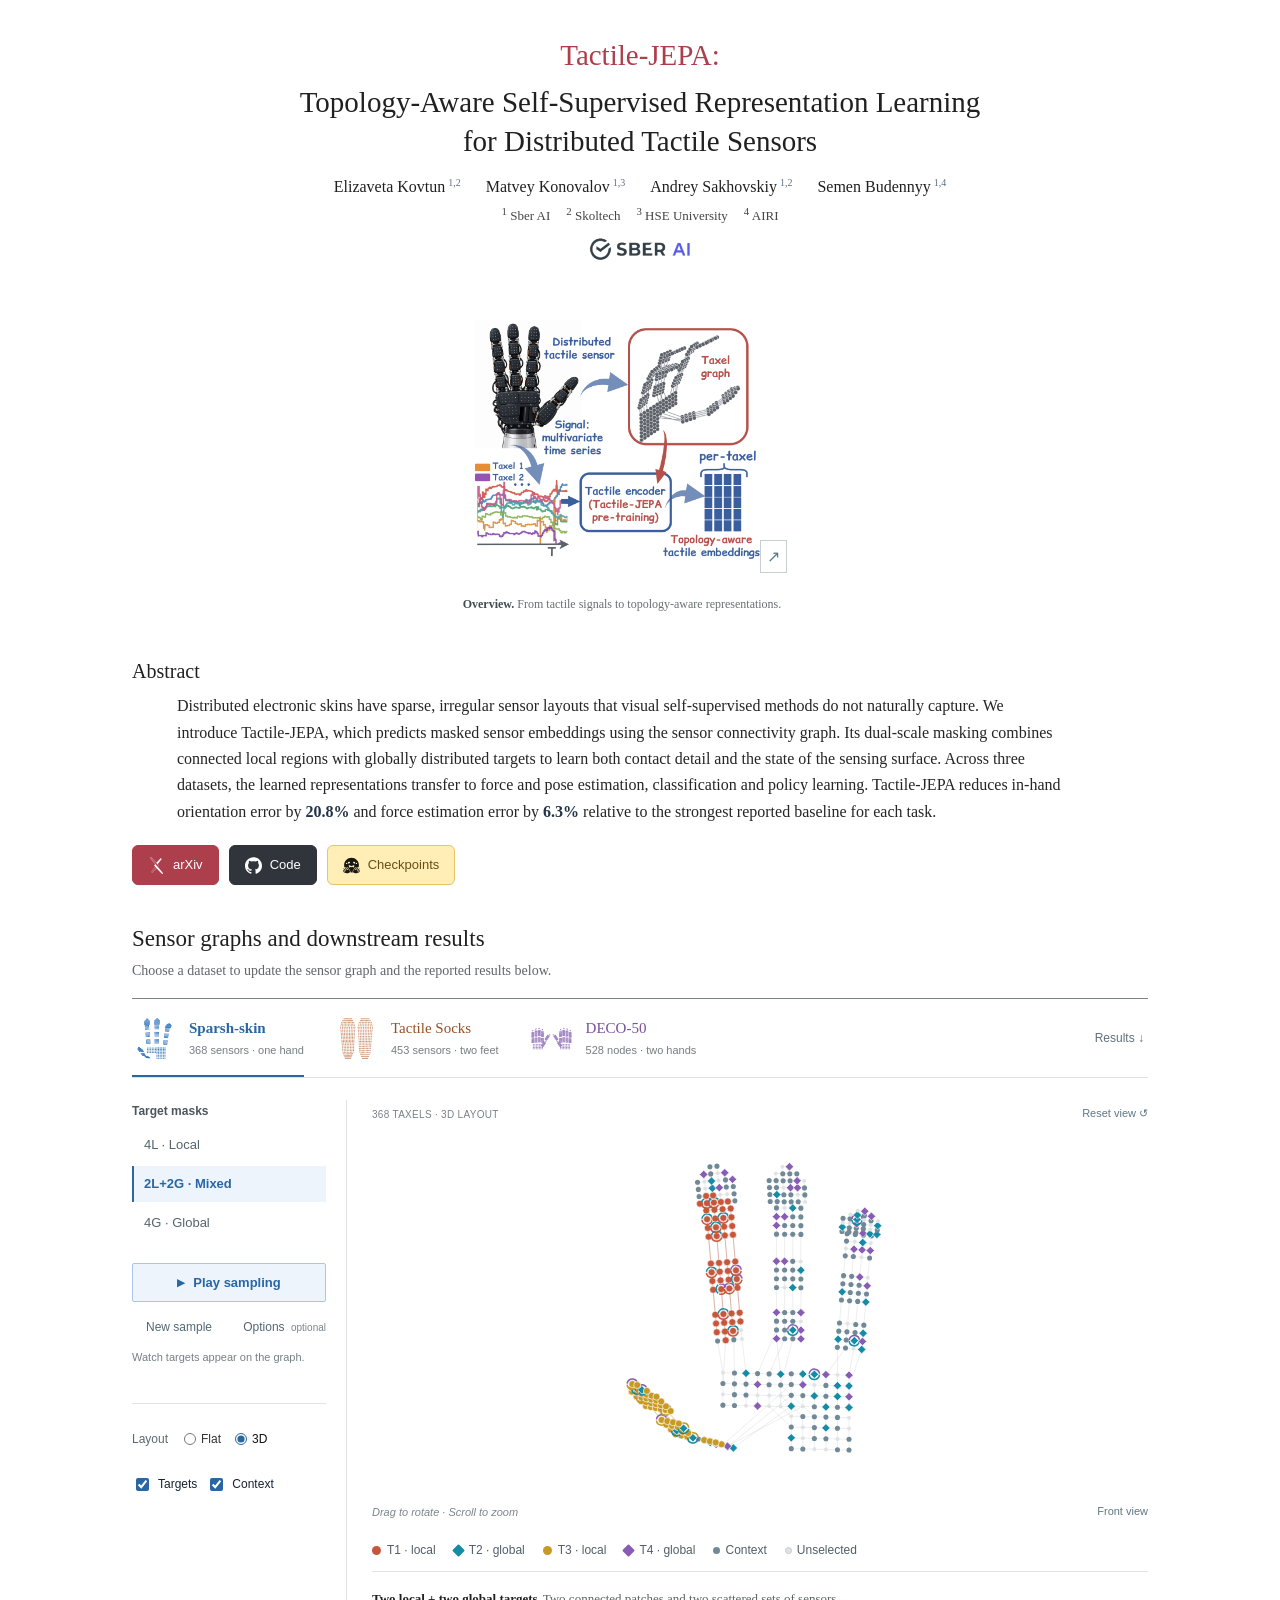
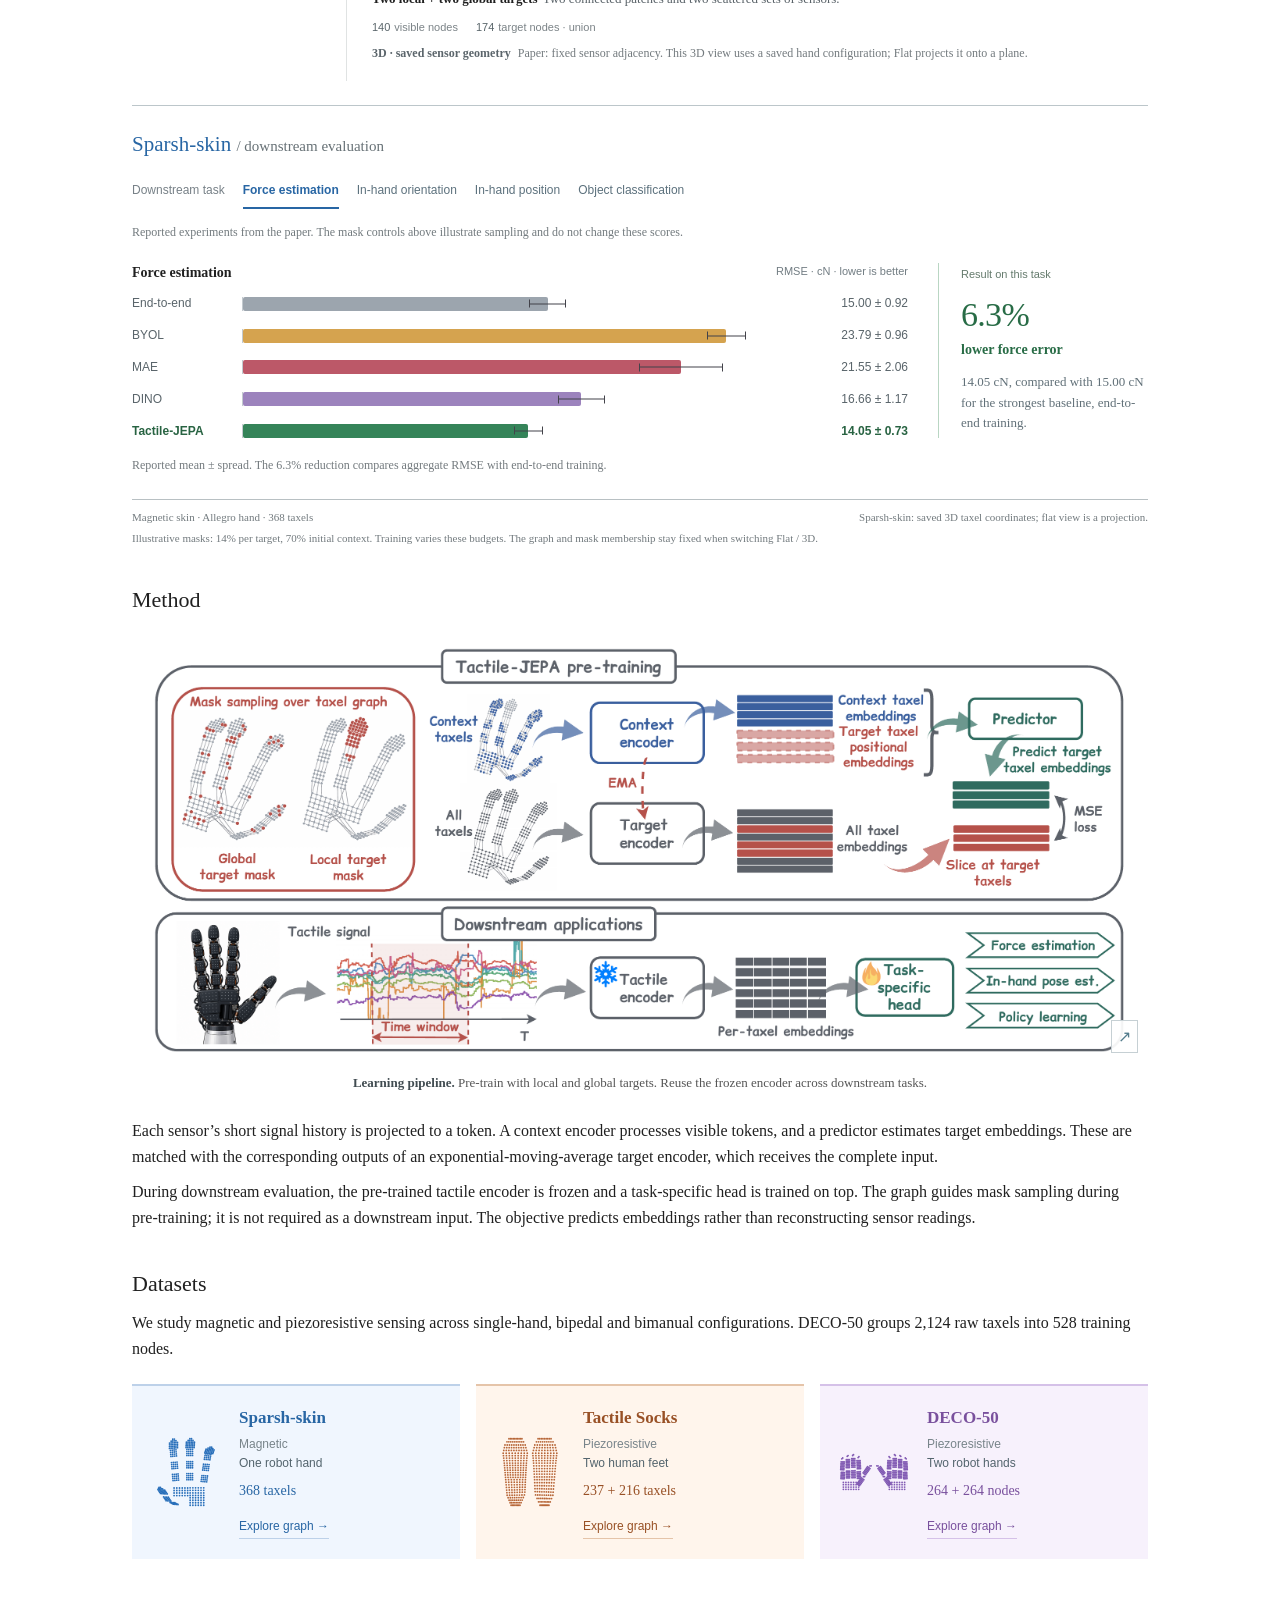
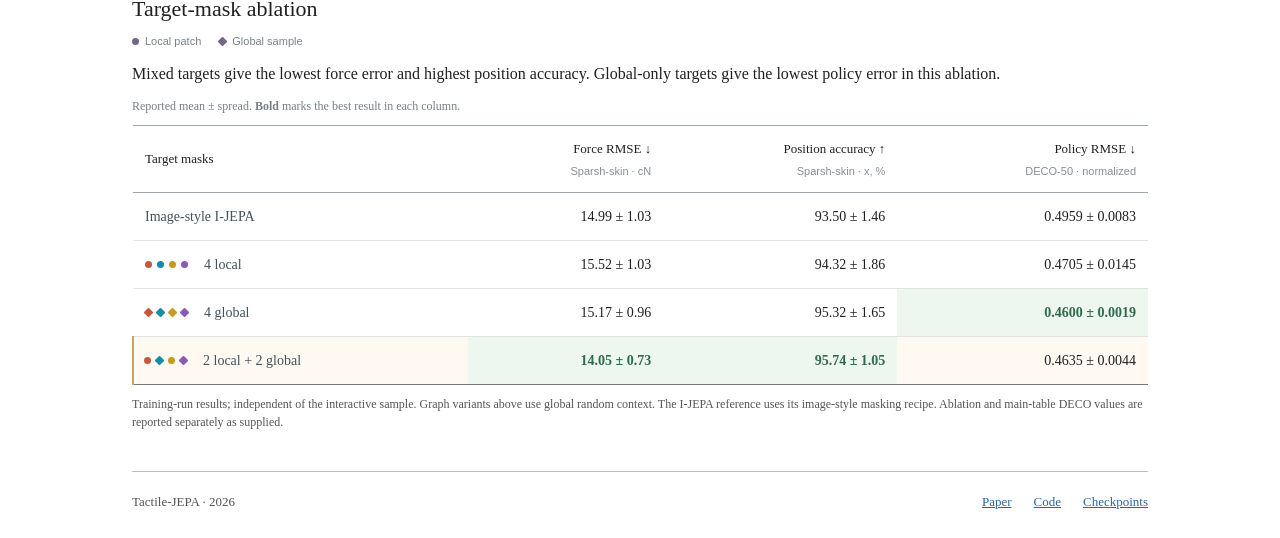
<file: index.html>
<!doctype html>
<html lang="en">
<head>
<meta charset="utf-8"><meta name="viewport" content="width=device-width,initial-scale=1">
<meta name="description" content="Tactile-JEPA learns from distributed touch through local and global graph masks. Explore three sensor graphs and the paper’s downstream results.">
<title>Tactile-JEPA | Topology-Aware Tactile Representation Learning</title>
<link rel="icon" href="images/site-icon.svg" type="image/svg+xml">
<link rel="stylesheet" href="variants.css"><link rel="stylesheet" href="academic/style.css"><link rel="stylesheet" href="academic/paper.css">
<link rel="stylesheet" href="academic/balanced.css?v=context-6">
<script type="module" src="app.js?v=context-6"></script>
</head>
<body data-edition="academic" data-refinement="figure"><a class="skip-link" href="#explore">Skip to interactive results</a>
<main class="paper">
<header class="paper-header">
<h1><span class="paper-name">Tactile-JEPA</span><span class="paper-title">Topology-Aware Self-Supervised Representation Learning<br class="desktop-break"> for Distributed Tactile Sensors</span></h1>
<p class="author-line"><span>Elizaveta Kovtun<sup>1,2</sup></span><span>Matvey Konovalov<sup>1,3</sup></span><span>Andrey Sakhovskiy<sup>1,2</sup></span><span>Semen Budennyy<sup>1,4</sup></span></p>
<p class="affiliations"><span><sup>1</sup> Sber AI</span><span><sup>2</sup> Skoltech</span><span><sup>3</sup> HSE University</span><span><sup>4</sup> AIRI</span></p>
<div class="affiliation-brand"><img class="sber-logo" src="images/sber-ai.png" width="370" height="85" alt="Sber AI"></div>
</header>
<section class="paper-overview" aria-labelledby="abstract-title"><figure class="teaser-figure"><button class="figure-button" data-figure="teaser" aria-label="Enlarge the Tactile-JEPA overview"><img src="images/teaser.png" width="2400" height="1941" alt="Tactile signals and sensor topology provide self-supervised per-taxel representations."><span class="figure-expand" aria-hidden="true">↗</span></button><figcaption><b>Overview.</b> From tactile signals to topology-aware representations.</figcaption></figure><div class="overview-text"><h2 id="abstract-title">Abstract</h2><p class="abstract" id="abstract">Distributed electronic skins have sparse, irregular sensor layouts that visual self-supervised methods do not naturally capture. We introduce Tactile-JEPA, which predicts masked sensor embeddings using the sensor connectivity graph. Its dual-scale masking combines connected local regions with globally distributed targets to learn both contact detail and the state of the sensing surface. Across three datasets, the learned representations transfer to force and pose estimation, classification and policy learning. Tactile-JEPA reduces in-hand orientation error by <strong>20.8%</strong> and force estimation error by <strong>6.3%</strong> relative to the strongest reported baseline for each task.</p><nav class="paper-links" aria-label="Paper resources"><a href="https://arxiv.org/abs/2609.24385" target="_blank" rel="noopener" aria-label="Read the paper on arXiv"><img src="images/arxiv.svg" alt="" width="20" height="20">arXiv</a><a href="https://github.com/E-Kovtun/tactile" target="_blank" rel="noopener" aria-label="Source code on GitHub"><img src="images/github.svg" alt="" width="20" height="20">Code</a><a href="https://huggingface.co/Tactile-JEPA" target="_blank" rel="noopener" aria-label="Model checkpoints on Hugging Face"><img src="images/huggingface.svg" alt="" width="20" height="20">Checkpoints</a></nav></div></section>
<section class="study-explorer" id="explore" aria-labelledby="explore-heading">
<div class="explore-intro"><div><h2 id="explore-heading">Sensor graphs and downstream results</h2><p>Choose a dataset to update the sensor graph and the reported results below.</p></div></div>
<div class="study-frame">
<div class="dataset-bar"><span class="dataset-label">Dataset</span><div class="dataset-tabs" role="group" aria-label="Dataset for graph and results"><button data-dataset="xela" aria-pressed="true"><img class="dataset-sketch" src="images/layout-xela-color.svg" width="48" height="48" alt="" aria-hidden="true"><span class="dataset-title">Sparsh-skin<span class="tab-detail">368 sensors · one hand</span></span></button><button data-dataset="socks" aria-pressed="false"><img class="dataset-sketch" src="images/layout-socks-color.svg" width="48" height="48" alt="" aria-hidden="true"><span class="dataset-title">Tactile Socks<span class="tab-detail">453 sensors · two feet</span></span></button><button data-dataset="deco" aria-pressed="false"><img class="dataset-sketch" src="images/layout-deco-color.svg" width="48" height="48" alt="" aria-hidden="true"><span class="dataset-title">DECO-50<span class="tab-detail">528 nodes · two hands</span></span></button></div><a href="#results" class="results-jump">Results ↓</a></div>
<div class="explorer-body">
<aside class="mask-panel" aria-label="Mask sampling controls">
<div class="sampling-main">
<fieldset class="mask-presets"><legend>Target masks</legend><div class="mode-switch" role="group" aria-label="Target mask strategy"><button type="button" data-mode="local" aria-pressed="false">4L · Local</button><button type="button" data-mode="mixed" aria-pressed="true">2L+2G · Mixed</button><button type="button" data-mode="global" aria-pressed="false">4G · Global</button></div></fieldset>
<div class="playback-controls"><div class="sampling-actions"><button type="button" id="animate" class="play-button">Play sampling</button><button type="button" id="resample" class="secondary">New sample</button><button type="button" id="customize" class="customize-button" aria-haspopup="dialog" aria-controls="sampling-dialog">Options <span id="customize-state">optional</span></button></div><p id="sampling-status" class="sampling-status" role="status">Watch targets appear on the graph.</p></div>
</div>

<div class="graph-toolbar"><fieldset class="layout-switch" aria-describedby="geometry-note"><legend>Layout</legend><label><input type="radio" name="layout" value="flat">Flat</label><label><input type="radio" name="layout" value="spatial" checked>3D</label></fieldset><div class="layer-controls" role="group" aria-label="Graph layers"><label><input id="show-targets" type="checkbox" checked>Targets</label><label><input id="show-context" type="checkbox" checked>Context</label></div></div></aside>
<div class="viewport" id="viewport">
<div class="view-top"><span id="geometry-tag">368 TAXELS · 3D LAYOUT</span><button id="reset-view" class="subtle" title="Reset camera">Reset view ↺</button></div>

<canvas id="graph" tabindex="0" role="img" aria-label="Interactive tactile sensor graph. Drag or use arrow keys to rotate; scroll or use plus and minus to zoom. Home resets the view."></canvas>
<div id="load-status" role="status">Loading sensor geometry…</div><div id="hover-info" class="hover-info" hidden></div>
<div class="view-bottom"><span>Drag to rotate · Scroll to zoom</span><button class="subtle" id="front-view">Front view</button></div>
<div class="legend" id="target-legend" aria-label="Graph legend"></div>
<div class="sampling-caption"><div><h3 id="mode-title">Two local + two global targets</h3><p id="mode-copy"></p></div><div id="mask-stats" class="mask-stats" aria-live="polite"></div></div>
<p id="geometry-note" aria-live="polite"></p>
</div>
</div>
<section class="results" id="results" aria-labelledby="results-heading"><div class="section-top"><div><h2 id="results-heading"><span id="result-dataset">SPARSH-SKIN</span> <span class="results-label">/ downstream evaluation</span></h2></div></div><div class="task-picker"><span id="task-label">Downstream task</span><div id="metric-buttons" role="group" aria-labelledby="task-label"></div></div><p class="results-context">Reported experiments from the paper. The mask controls above illustrate sampling and do not change these scores.</p><div class="results-layout"><div class="chart-box"><div class="chart-title"><h3 id="chart-title"></h3><span id="chart-unit"></span></div><div id="chart" aria-live="polite"></div><p class="fine-print" id="metric-note"></p></div><aside class="result-insight"><span class="insight-label">Result on this task</span><strong id="result-headline"></strong><h3 id="result-subtitle"></h3><p id="result-copy"></p></aside></div></section>
</div>
<div class="graph-footnote"><span id="dataset-description"></span><span id="layout-note"></span></div><p class="fine-print sampling-note">Illustrative masks: 14% per target, 70% initial context. Training varies these budgets. The graph and mask membership stay fixed when switching Flat / 3D.</p>
</section>
<section class="paper-section" id="method"><h2>Method</h2><figure class="pipeline-figure"><button class="figure-button" data-figure="pretrain" aria-label="Enlarge the pre-training and downstream pipeline"><img src="images/pretrain.png" width="2600" height="1083" alt="Tactile-JEPA pipeline: local and global graph masks select targets. The context encoder and predictor match embeddings from an EMA target encoder. A frozen tactile encoder then supports force, pose and policy heads." loading="lazy"><span class="figure-expand" aria-hidden="true">↗</span></button><figcaption><b>Learning pipeline.</b> Pre-train with local and global targets. Reuse the frozen encoder across downstream tasks. <span>Click to enlarge.</span></figcaption></figure><p>Each sensor’s short signal history is projected to a token. A context encoder processes visible tokens, and a predictor estimates target embeddings. These are matched with the corresponding outputs of an exponential-moving-average target encoder, which receives the complete input.</p><p>During downstream evaluation, the pre-trained tactile encoder is frozen and a task-specific head is trained on top. The graph guides mask sampling during pre-training; it is not required as a downstream input. The objective predicts embeddings rather than reconstructing sensor readings.</p></section><section class="paper-section" id="datasets"><h2>Datasets</h2><p>We study magnetic and piezoresistive sensing across single-hand, bipedal and bimanual configurations. DECO-50 groups 2,124 raw taxels into 528 training nodes.</p><div class="dataset-profiles"><article class="dataset-profile" data-profile="xela"><img src="images/layout-xela-color.svg" width="100" height="100" alt="" aria-hidden="true"><div><h3>Sparsh-skin</h3><p class="sensor-kind">Magnetic</p><p class="sensor-setup">One robot hand</p><p class="sensor-count">368 taxels</p><a href="#explore" data-explore-dataset="xela">Explore graph <span aria-hidden="true">→</span></a></div></article><article class="dataset-profile" data-profile="socks"><img src="images/layout-socks-color.svg" width="100" height="100" alt="" aria-hidden="true"><div><h3>Tactile Socks</h3><p class="sensor-kind">Piezoresistive</p><p class="sensor-setup">Two human feet</p><p class="sensor-count">237 + 216 taxels</p><a href="#explore" data-explore-dataset="socks">Explore graph <span aria-hidden="true">→</span></a></div></article><article class="dataset-profile" data-profile="deco"><img src="images/layout-deco-color.svg" width="100" height="100" alt="" aria-hidden="true"><div><h3>DECO-50</h3><p class="sensor-kind">Piezoresistive</p><p class="sensor-setup">Two robot hands</p><p class="sensor-count">264 + 264 nodes</p><a href="#explore" data-explore-dataset="deco">Explore graph <span aria-hidden="true">→</span></a></div></article></div></section><section class="ablation"><h2>Target-mask ablation</h2><div class="recipe-key"><span><i class="local"></i> Local patch</span><span><i class="global"></i> Global sample</span></div><p>Mixed targets give the lowest force error and highest position accuracy. Global-only targets give the lowest policy error in this ablation.</p><div class="table-scroll"><table><caption>Reported mean ± spread. <b>Bold</b> marks the best result in each column.</caption><thead><tr><th>Target masks</th><th>Force RMSE ↓<small>Sparsh-skin · cN</small></th><th>Position accuracy ↑<small>Sparsh-skin · x, %</small></th><th>Policy RMSE ↓<small>DECO-50 · normalized</small></th></tr></thead><tbody><tr><td>Image-style I-JEPA</td><td>14.99 ± 1.03</td><td>93.50 ± 1.46</td><td>0.4959 ± 0.0083</td></tr><tr><td><span class="recipe-label"><span class="mask-recipe" aria-hidden="true"><i class="local"></i><i class="local"></i><i class="local"></i><i class="local"></i></span>4 local</span></td><td>15.52 ± 1.03</td><td>94.32 ± 1.86</td><td>0.4705 ± 0.0145</td></tr><tr><td><span class="recipe-label"><span class="mask-recipe" aria-hidden="true"><i class="global"></i><i class="global"></i><i class="global"></i><i class="global"></i></span>4 global</span></td><td>15.17 ± 0.96</td><td>95.32 ± 1.65</td><td class="best"><b>0.4600 ± 0.0019</b></td></tr><tr class="ours"><td><span class="recipe-label"><span class="mask-recipe" aria-hidden="true"><i class="local"></i><i class="global"></i><i class="local"></i><i class="global"></i></span>2 local + 2 global</span></td><td class="best"><b>14.05 ± 0.73</b></td><td class="best"><b>95.74 ± 1.05</b></td><td>0.4635 ± 0.0044</td></tr></tbody></table></div><p class="fine-print">Training-run results; independent of the interactive sample. Graph variants above use global random context. The I-JEPA reference uses its image-style masking recipe. Ablation and main-table DECO values are reported separately as supplied.</p></section><footer class="paper-footer"><span>Tactile-JEPA · 2026</span><a href="https://arxiv.org/abs/2609.24385">Paper</a><a href="https://github.com/E-Kovtun/tactile">Code</a><a href="https://huggingface.co/Tactile-JEPA">Checkpoints</a></footer></main><dialog id="sampling-dialog" aria-labelledby="sampling-title"><form method="dialog" class="settings-header"><div><span class="panel-kicker">OPTIONAL CONTROLS</span><h2 id="sampling-title">Customize the visualization</h2></div><button class="dialog-close" aria-label="Close optional controls">×</button></form><p class="settings-intro">The default view is ready to explore. These settings let you inspect a different context or isolate one target.</p><div class="detail-fields"><fieldset><legend>Sampling</legend><label>Context<select id="context"><option value="random">Global random · default</option><option value="connected">Locally connected</option></select></label><label>Inspect a target<select id="target"><option value="all">All four targets</option><option value="0">Target 1</option><option value="1">Target 2</option><option value="2">Target 3</option><option value="3">Target 4</option></select></label></fieldset><fieldset><legend>Display</legend><label class="check"><input id="edges" type="checkbox" checked>Graph edges</label><label class="check"><input id="raw-context" type="checkbox">Context before removing targets</label><label class="check"><input id="compare" type="checkbox">Compare two strategies side by side</label></fieldset><p id="context-note" class="fine-print"></p></div><form method="dialog" class="settings-footer"><span>Changes apply immediately.</span><button class="primary">Done</button></form></dialog>
<dialog id="figure-dialog" aria-labelledby="figure-title"><div class="figure-dialog-header"><h2 id="figure-title">Method overview</h2><div class="figure-dialog-actions"><button id="figure-zoom" class="secondary">Zoom in</button><a id="figure-pdf" class="text-link" href="images/teaser11.pdf" target="_blank" rel="noopener">PDF ↗</a><button id="figure-close" class="secondary" aria-label="Close enlarged figure">Close ×</button></div></div><div class="figure-scroll"><img id="figure-full" alt=""></div></dialog></body></html>
</file>
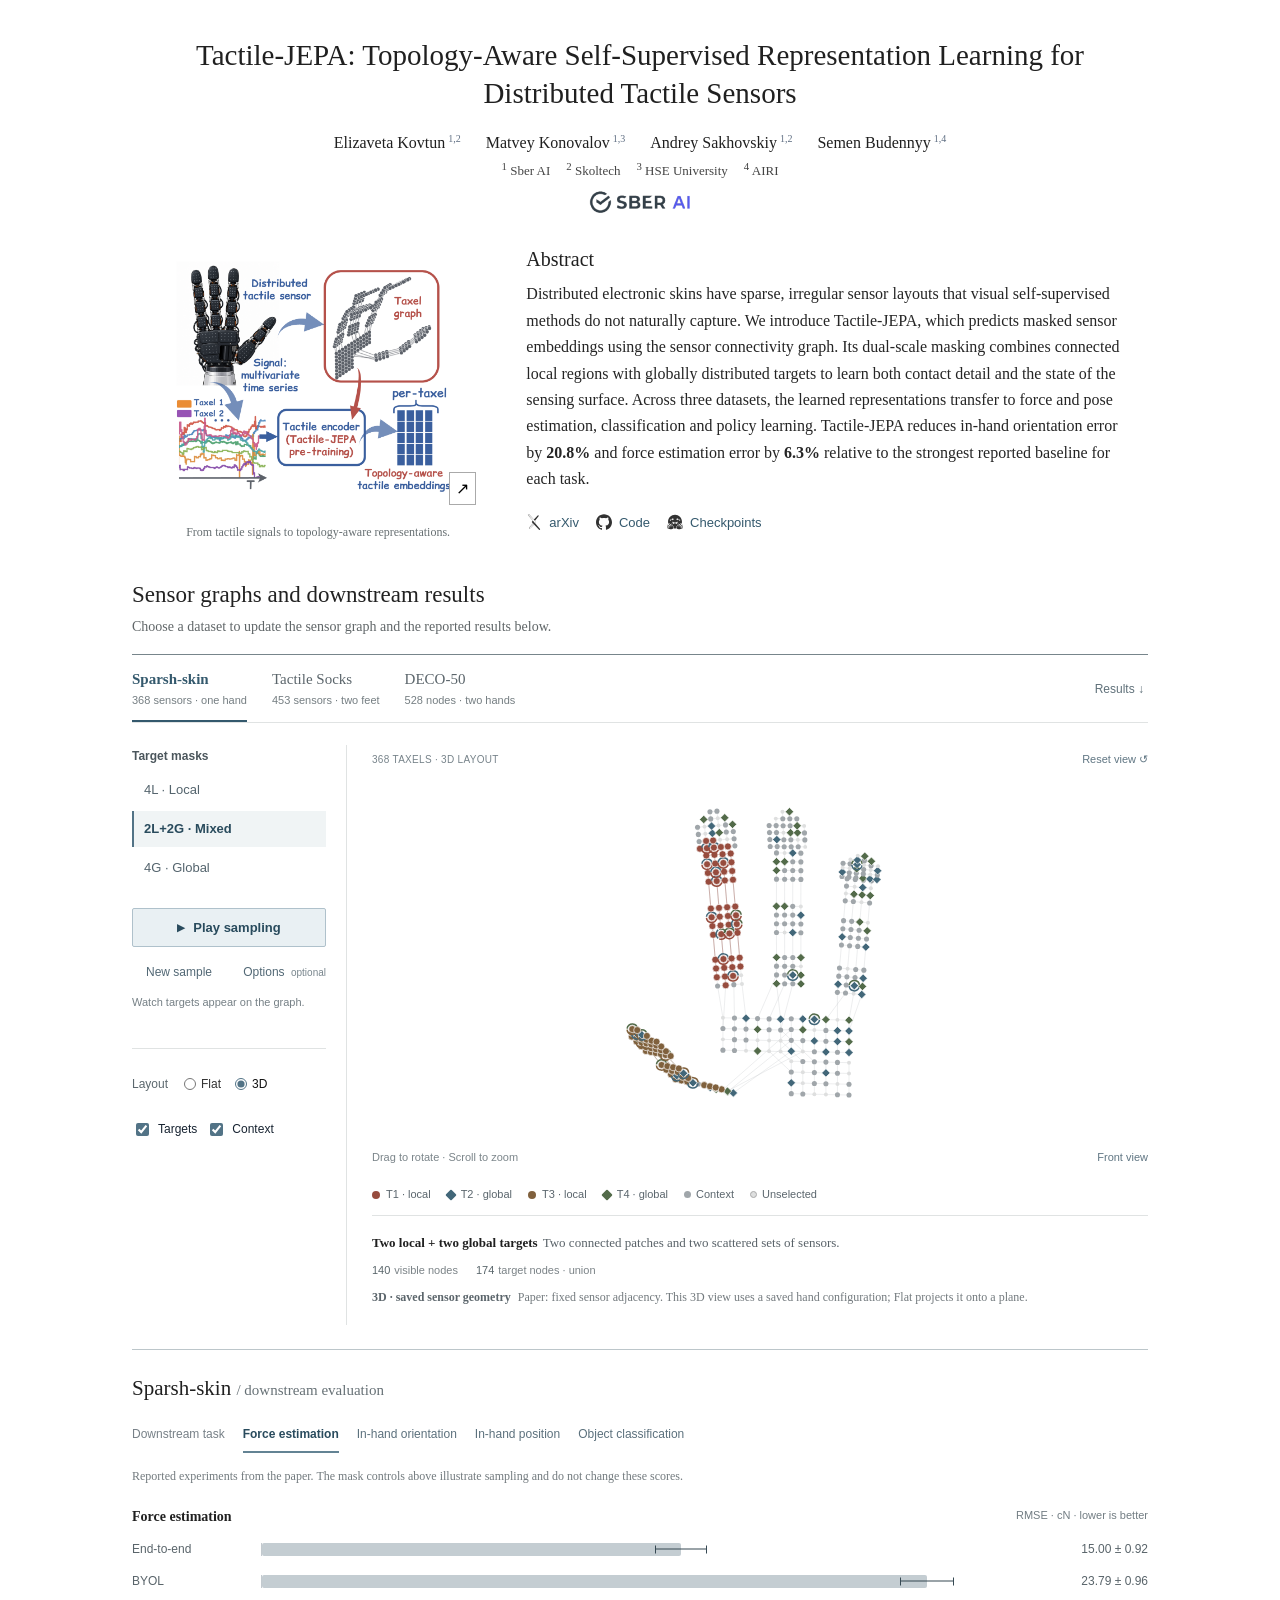
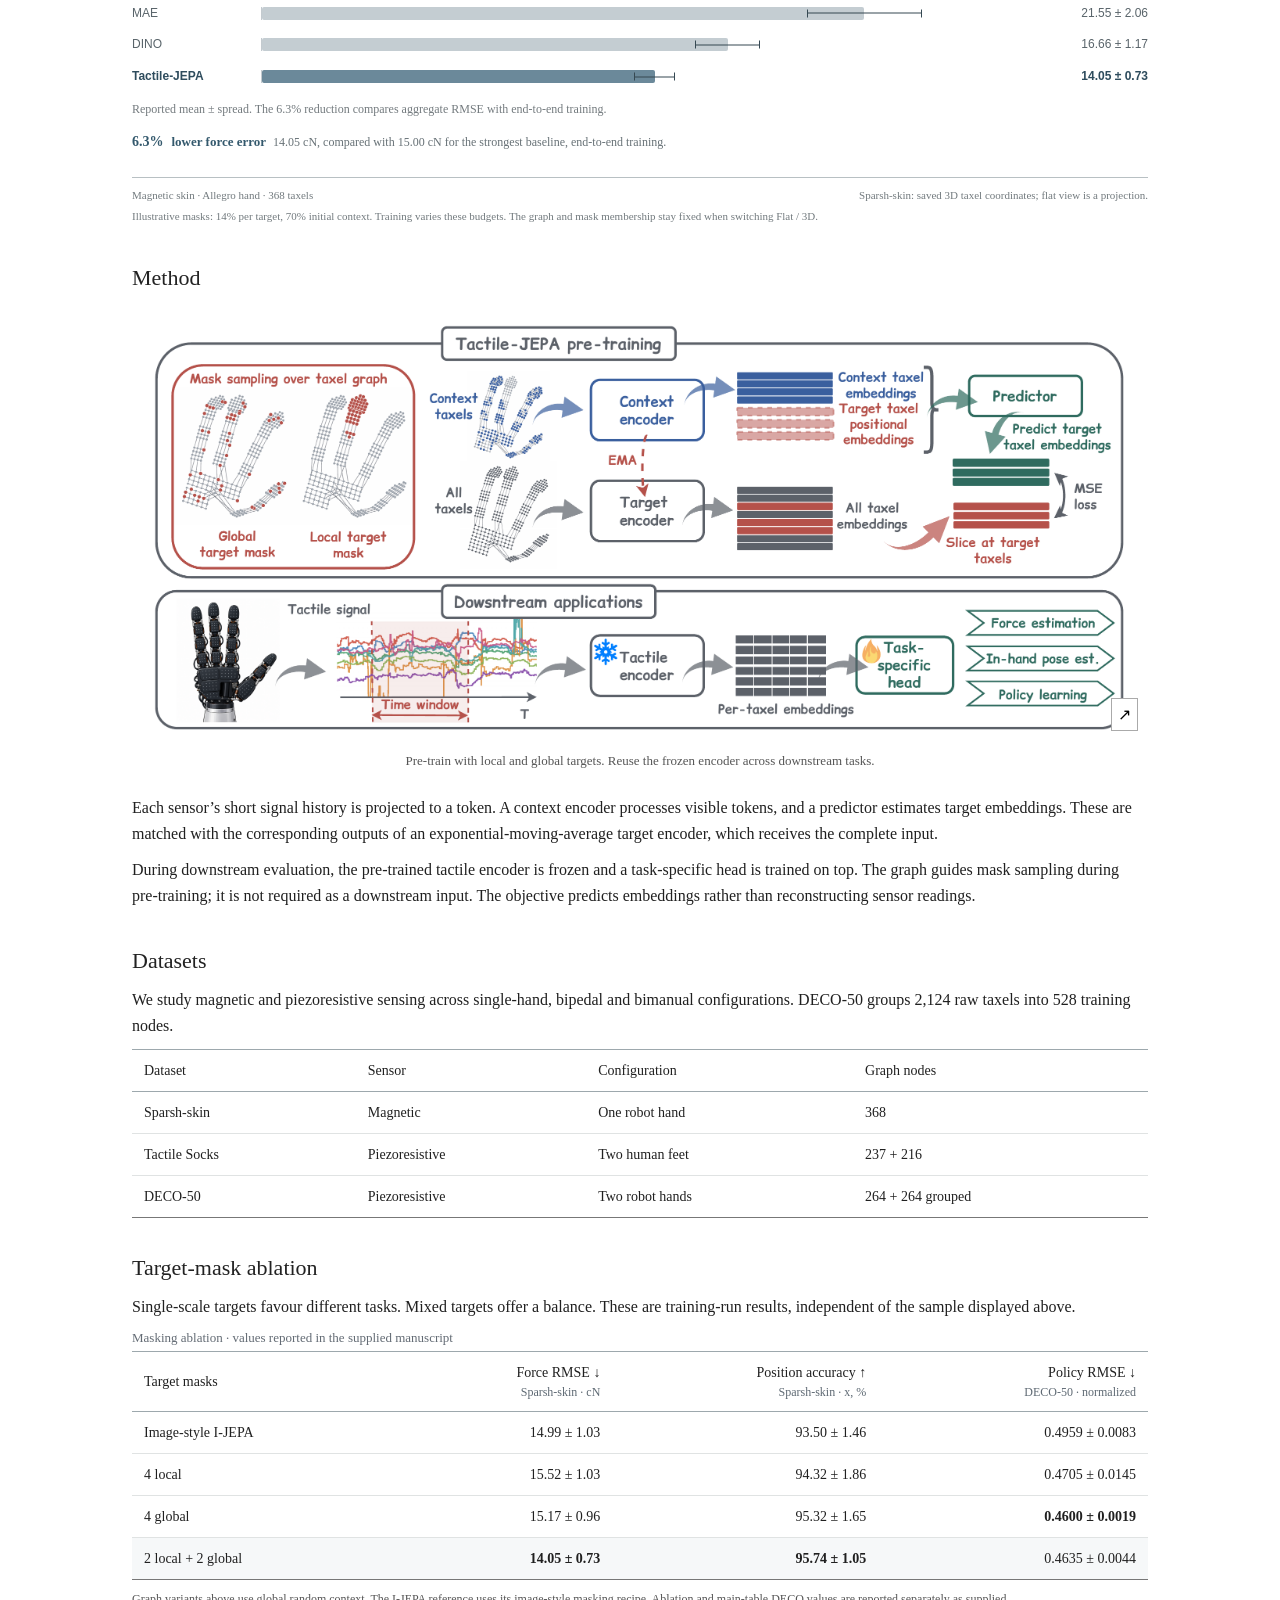
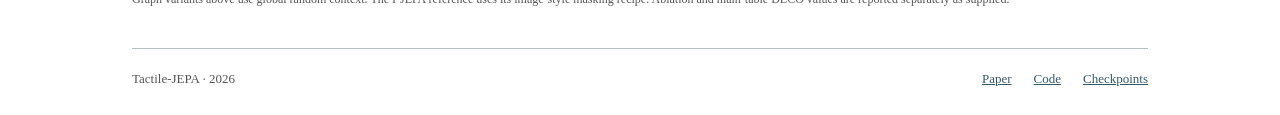
<file: academic-balanced/index.html>
<!doctype html>
<html lang="en">
<head>
<meta charset="utf-8"><meta name="viewport" content="width=device-width,initial-scale=1">
<meta name="description" content="Tactile-JEPA learns from distributed touch through local and global graph masks. Explore three sensor graphs and the paper’s downstream results.">
<title>Tactile-JEPA | Topology-Aware Tactile Representation Learning</title>
<link rel="icon" href="../images/site-icon.svg" type="image/svg+xml">
<link rel="stylesheet" href="variants.css"><link rel="stylesheet" href="style.css"><link rel="stylesheet" href="paper.css">
<link rel="stylesheet" href="balanced.css">
<script type="module" src="app.js"></script>
</head>
<body data-edition="academic"><a class="skip-link" href="#explore">Skip to interactive results</a>
<main class="paper">
<header class="paper-header">
<h1><span class="paper-name">Tactile-JEPA</span><span class="paper-title">Topology-Aware Self-Supervised Representation Learning<br class="desktop-break"> for Distributed Tactile Sensors</span></h1>
<p class="author-line"><span>Elizaveta Kovtun<sup>1,2</sup></span><span>Matvey Konovalov<sup>1,3</sup></span><span>Andrey Sakhovskiy<sup>1,2</sup></span><span>Semen Budennyy<sup>1,4</sup></span></p>
<p class="affiliations"><span><sup>1</sup> Sber AI</span><span><sup>2</sup> Skoltech</span><span><sup>3</sup> HSE University</span><span><sup>4</sup> AIRI</span></p>
<div class="affiliation-brand"><img class="sber-logo" src="../images/sber-ai.png" width="370" height="85" alt="Sber AI"></div>
</header>
<section class="paper-overview" aria-labelledby="abstract-title"><figure class="teaser-figure"><button class="figure-button" data-figure="teaser" aria-label="Enlarge the Tactile-JEPA overview"><img src="../images/teaser.png" width="2400" height="1941" alt="Tactile signals and sensor topology provide self-supervised per-taxel representations."><span class="figure-expand" aria-hidden="true">↗</span></button><figcaption>From tactile signals to topology-aware representations.</figcaption></figure><div class="overview-text"><h2 id="abstract-title">Abstract</h2><p class="abstract" id="abstract">Distributed electronic skins have sparse, irregular sensor layouts that visual self-supervised methods do not naturally capture. We introduce Tactile-JEPA, which predicts masked sensor embeddings using the sensor connectivity graph. Its dual-scale masking combines connected local regions with globally distributed targets to learn both contact detail and the state of the sensing surface. Across three datasets, the learned representations transfer to force and pose estimation, classification and policy learning. Tactile-JEPA reduces in-hand orientation error by <strong>20.8%</strong> and force estimation error by <strong>6.3%</strong> relative to the strongest reported baseline for each task.</p><nav class="paper-links" aria-label="Paper resources"><a href="https://arxiv.org/abs/2609.24385" target="_blank" rel="noopener" aria-label="Read the paper on arXiv"><img src="../images/arxiv.svg" alt="" width="20" height="20">arXiv</a><a href="https://github.com/E-Kovtun/tactile" target="_blank" rel="noopener" aria-label="Source code on GitHub"><img src="../images/github.svg" alt="" width="20" height="20">Code</a><a href="https://huggingface.co/Tactile-JEPA" target="_blank" rel="noopener" aria-label="Model checkpoints on Hugging Face"><img src="../images/huggingface.svg" alt="" width="20" height="20">Checkpoints</a></nav></div></section>
<section class="study-explorer" id="explore" aria-labelledby="explore-heading">
<div class="explore-intro"><div><h2 id="explore-heading">Sensor graphs and downstream results</h2><p>Choose a dataset to update the sensor graph and the reported results below.</p></div></div>
<div class="study-frame">
<div class="dataset-bar"><span class="dataset-label">Dataset</span><div class="dataset-tabs" role="group" aria-label="Dataset for graph and results"><button data-dataset="xela" aria-pressed="true">Sparsh-skin<span class="tab-detail">368 sensors · one hand</span></button><button data-dataset="socks" aria-pressed="false">Tactile Socks<span class="tab-detail">453 sensors · two feet</span></button><button data-dataset="deco" aria-pressed="false">DECO-50<span class="tab-detail">528 nodes · two hands</span></button></div><a href="#results" class="results-jump">Results ↓</a></div>
<div class="explorer-body">
<aside class="mask-panel" aria-label="Mask sampling controls">
<div class="sampling-main">
<fieldset class="mask-presets"><legend>Target masks</legend><div class="mode-switch" role="group" aria-label="Target mask strategy"><button type="button" data-mode="local" aria-pressed="false">4L · Local</button><button type="button" data-mode="mixed" aria-pressed="true">2L+2G · Mixed</button><button type="button" data-mode="global" aria-pressed="false">4G · Global</button></div></fieldset>
<div class="playback-controls"><div class="sampling-actions"><button type="button" id="animate" class="play-button">Play sampling</button><button type="button" id="resample" class="secondary">New sample</button><button type="button" id="customize" class="customize-button" aria-haspopup="dialog" aria-controls="sampling-dialog">Options <span id="customize-state">optional</span></button></div><p id="sampling-status" class="sampling-status" role="status">Watch targets appear on the graph.</p></div>
</div>

<div class="graph-toolbar"><fieldset class="layout-switch" aria-describedby="geometry-note"><legend>Layout</legend><label><input type="radio" name="layout" value="flat">Flat</label><label><input type="radio" name="layout" value="spatial" checked>3D</label></fieldset><div class="layer-controls" role="group" aria-label="Graph layers"><label><input id="show-targets" type="checkbox" checked>Targets</label><label><input id="show-context" type="checkbox" checked>Context</label></div></div></aside>
<div class="viewport" id="viewport">
<div class="view-top"><span id="geometry-tag">368 TAXELS · 3D LAYOUT</span><button id="reset-view" class="subtle" title="Reset camera">Reset view ↺</button></div>

<canvas id="graph" tabindex="0" role="img" aria-label="Interactive tactile sensor graph. Drag or use arrow keys to rotate; scroll or use plus and minus to zoom. Home resets the view."></canvas>
<div id="load-status" role="status">Loading sensor geometry…</div><div id="hover-info" class="hover-info" hidden></div>
<div class="view-bottom"><span>Drag to rotate · Scroll to zoom</span><button class="subtle" id="front-view">Front view</button></div>
<div class="legend" id="target-legend" aria-label="Graph legend"></div>
<div class="sampling-caption"><div><h3 id="mode-title">Two local + two global targets</h3><p id="mode-copy"></p></div><div id="mask-stats" class="mask-stats" aria-live="polite"></div></div>
<p id="geometry-note" aria-live="polite"></p>
</div>
</div>
<section class="results" id="results" aria-labelledby="results-heading"><div class="section-top"><div><h2 id="results-heading"><span id="result-dataset">SPARSH-SKIN</span> <span class="results-label">/ downstream evaluation</span></h2></div></div><div class="task-picker"><span id="task-label">Downstream task</span><div id="metric-buttons" role="group" aria-labelledby="task-label"></div></div><p class="results-context">Reported experiments from the paper. The mask controls above illustrate sampling and do not change these scores.</p><div class="results-layout"><div class="chart-box"><div class="chart-title"><h3 id="chart-title"></h3><span id="chart-unit"></span></div><div id="chart" aria-live="polite"></div><p class="fine-print" id="metric-note"></p></div><aside class="result-insight"><strong id="result-headline"></strong><h3 id="result-subtitle"></h3><p id="result-copy"></p></aside></div></section>
</div>
<div class="graph-footnote"><span id="dataset-description"></span><span id="layout-note"></span></div><p class="fine-print sampling-note">Illustrative masks: 14% per target, 70% initial context. Training varies these budgets. The graph and mask membership stay fixed when switching Flat / 3D.</p>
</section>
<section class="paper-section" id="method"><h2>Method</h2><figure class="pipeline-figure"><button class="figure-button" data-figure="pretrain" aria-label="Enlarge the pre-training and downstream pipeline"><img src="../images/pretrain.png" width="2600" height="1083" alt="Tactile-JEPA pipeline: local and global graph masks select targets. The context encoder and predictor match embeddings from an EMA target encoder. A frozen tactile encoder then supports force, pose and policy heads." loading="lazy"><span class="figure-expand" aria-hidden="true">↗</span></button><figcaption>Pre-train with local and global targets. Reuse the frozen encoder across downstream tasks. <span>Click to enlarge.</span></figcaption></figure><p>Each sensor’s short signal history is projected to a token. A context encoder processes visible tokens, and a predictor estimates target embeddings. These are matched with the corresponding outputs of an exponential-moving-average target encoder, which receives the complete input.</p><p>During downstream evaluation, the pre-trained tactile encoder is frozen and a task-specific head is trained on top. The graph guides mask sampling during pre-training; it is not required as a downstream input. The objective predicts embeddings rather than reconstructing sensor readings.</p></section><section class="paper-section" id="datasets"><h2>Datasets</h2><p>We study magnetic and piezoresistive sensing across single-hand, bipedal and bimanual configurations. DECO-50 groups 2,124 raw taxels into 528 training nodes.</p><div class="table-scroll"><table class="dataset-table"><thead><tr><th>Dataset</th><th>Sensor</th><th>Configuration</th><th>Graph nodes</th></tr></thead><tbody><tr><td>Sparsh-skin</td><td>Magnetic</td><td>One robot hand</td><td>368</td></tr><tr><td>Tactile Socks</td><td>Piezoresistive</td><td>Two human feet</td><td>237 + 216</td></tr><tr><td>DECO-50</td><td>Piezoresistive</td><td>Two robot hands</td><td>264 + 264 grouped</td></tr></tbody></table></div></section><section class="ablation"><h2>Target-mask ablation</h2><p>Single-scale targets favour different tasks. Mixed targets offer a balance. These are training-run results, independent of the sample displayed above.</p><div class="table-scroll"><table><caption>Masking ablation · values reported in the supplied manuscript</caption><thead><tr><th>Target masks</th><th>Force RMSE ↓<small>Sparsh-skin · cN</small></th><th>Position accuracy ↑<small>Sparsh-skin · x, %</small></th><th>Policy RMSE ↓<small>DECO-50 · normalized</small></th></tr></thead><tbody><tr><td>Image-style I-JEPA</td><td>14.99 ± 1.03</td><td>93.50 ± 1.46</td><td>0.4959 ± 0.0083</td></tr><tr><td>4 local</td><td>15.52 ± 1.03</td><td>94.32 ± 1.86</td><td>0.4705 ± 0.0145</td></tr><tr><td>4 global</td><td>15.17 ± 0.96</td><td>95.32 ± 1.65</td><td><b>0.4600 ± 0.0019</b></td></tr><tr class="ours"><td>2 local + 2 global</td><td><b>14.05 ± 0.73</b></td><td><b>95.74 ± 1.05</b></td><td>0.4635 ± 0.0044</td></tr></tbody></table></div><p class="fine-print">Graph variants above use global random context. The I-JEPA reference uses its image-style masking recipe. Ablation and main-table DECO values are reported separately as supplied.</p></section><footer class="paper-footer"><span>Tactile-JEPA · 2026</span><a href="https://arxiv.org/abs/2609.24385">Paper</a><a href="https://github.com/E-Kovtun/tactile">Code</a><a href="https://huggingface.co/Tactile-JEPA">Checkpoints</a></footer></main><dialog id="sampling-dialog" aria-labelledby="sampling-title"><form method="dialog" class="settings-header"><div><span class="panel-kicker">OPTIONAL CONTROLS</span><h2 id="sampling-title">Customize the visualization</h2></div><button class="dialog-close" aria-label="Close optional controls">×</button></form><p class="settings-intro">The default view is ready to explore. These settings let you inspect a different context or isolate one target.</p><div class="detail-fields"><fieldset><legend>Sampling</legend><label>Context<select id="context"><option value="random">Global random · default</option><option value="connected">Locally connected</option></select></label><label>Inspect a target<select id="target"><option value="all">All four targets</option><option value="0">Target 1</option><option value="1">Target 2</option><option value="2">Target 3</option><option value="3">Target 4</option></select></label></fieldset><fieldset><legend>Display</legend><label class="check"><input id="edges" type="checkbox" checked>Graph edges</label><label class="check"><input id="raw-context" type="checkbox">Context before removing targets</label><label class="check"><input id="compare" type="checkbox">Compare two strategies side by side</label></fieldset><p id="context-note" class="fine-print"></p></div><form method="dialog" class="settings-footer"><span>Changes apply immediately.</span><button class="primary">Done</button></form></dialog>
<dialog id="figure-dialog" aria-labelledby="figure-title"><div class="figure-dialog-header"><h2 id="figure-title">Method overview</h2><div class="figure-dialog-actions"><button id="figure-zoom" class="secondary">Zoom in</button><a id="figure-pdf" class="text-link" href="../images/teaser11.pdf" target="_blank" rel="noopener">PDF ↗</a><button id="figure-close" class="secondary" aria-label="Close enlarged figure">Close ×</button></div></div><div class="figure-scroll"><img id="figure-full" alt=""></div></dialog></body></html>
</file>
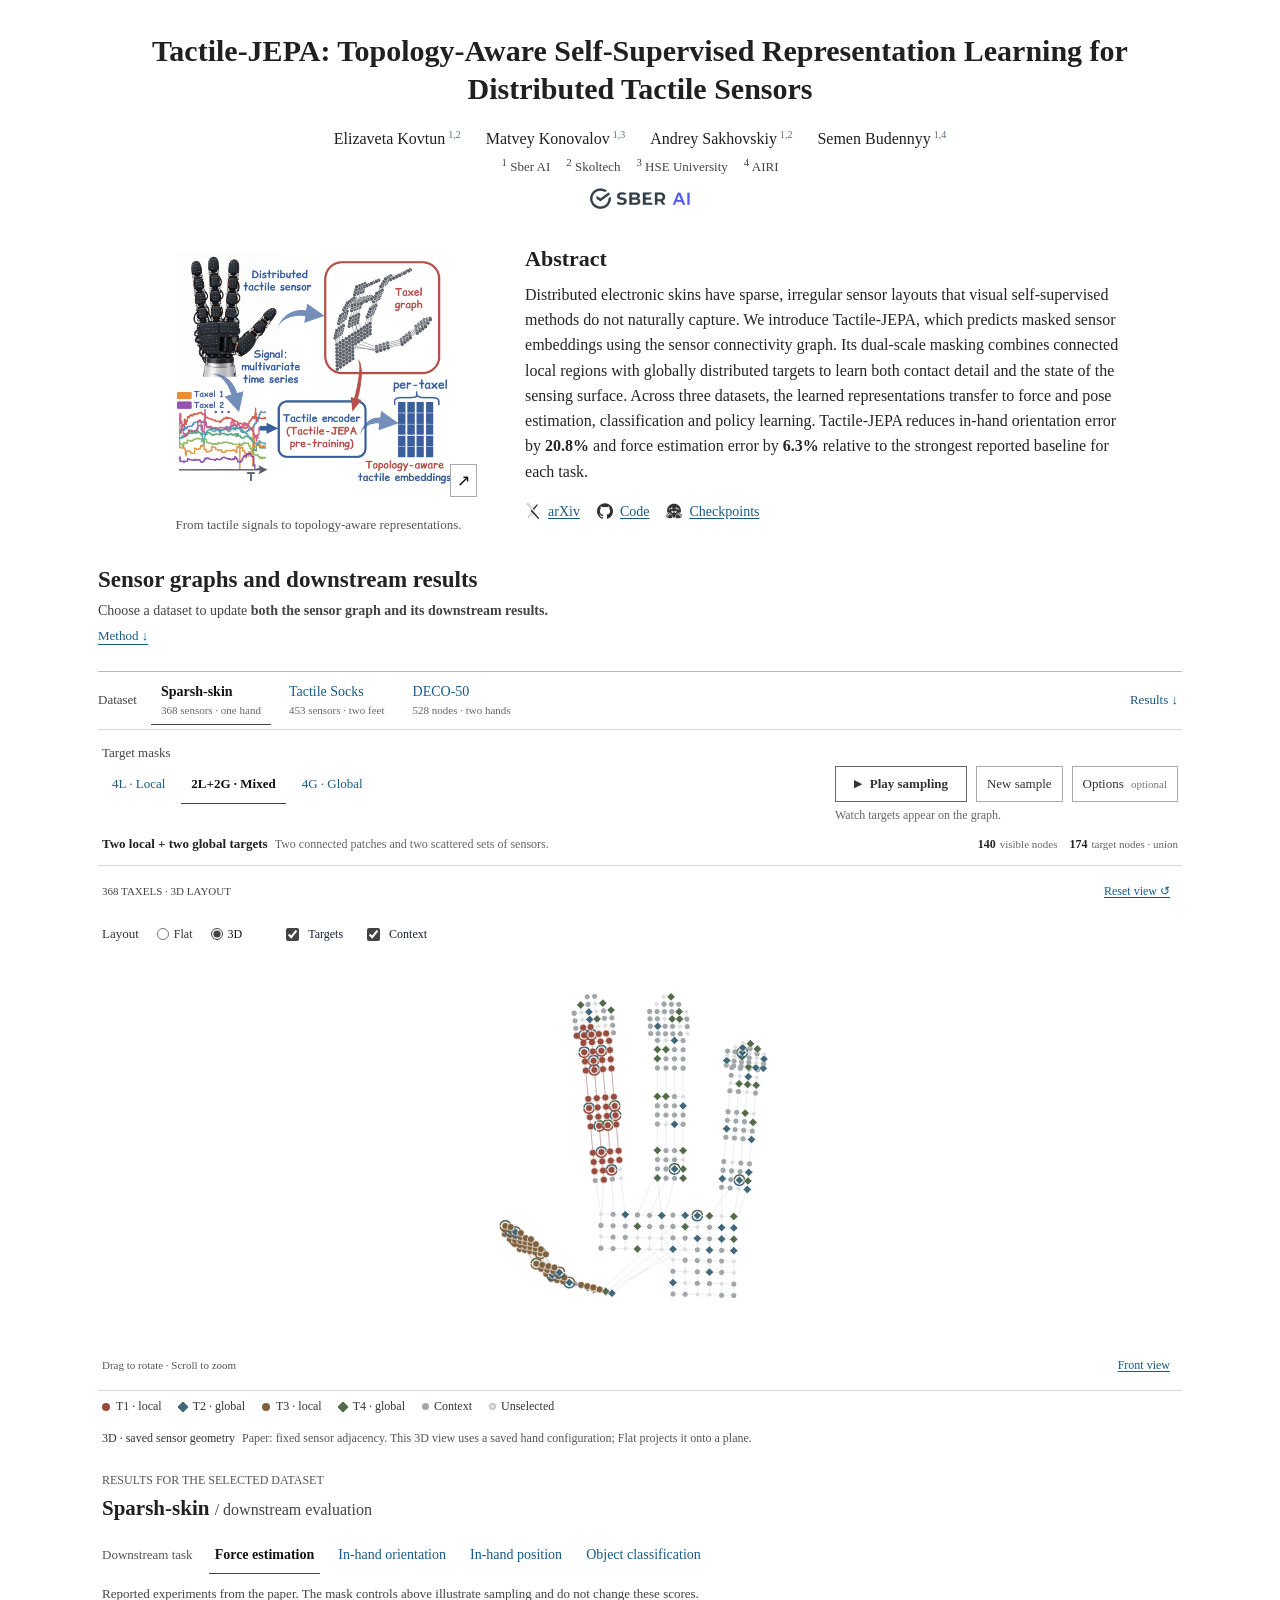
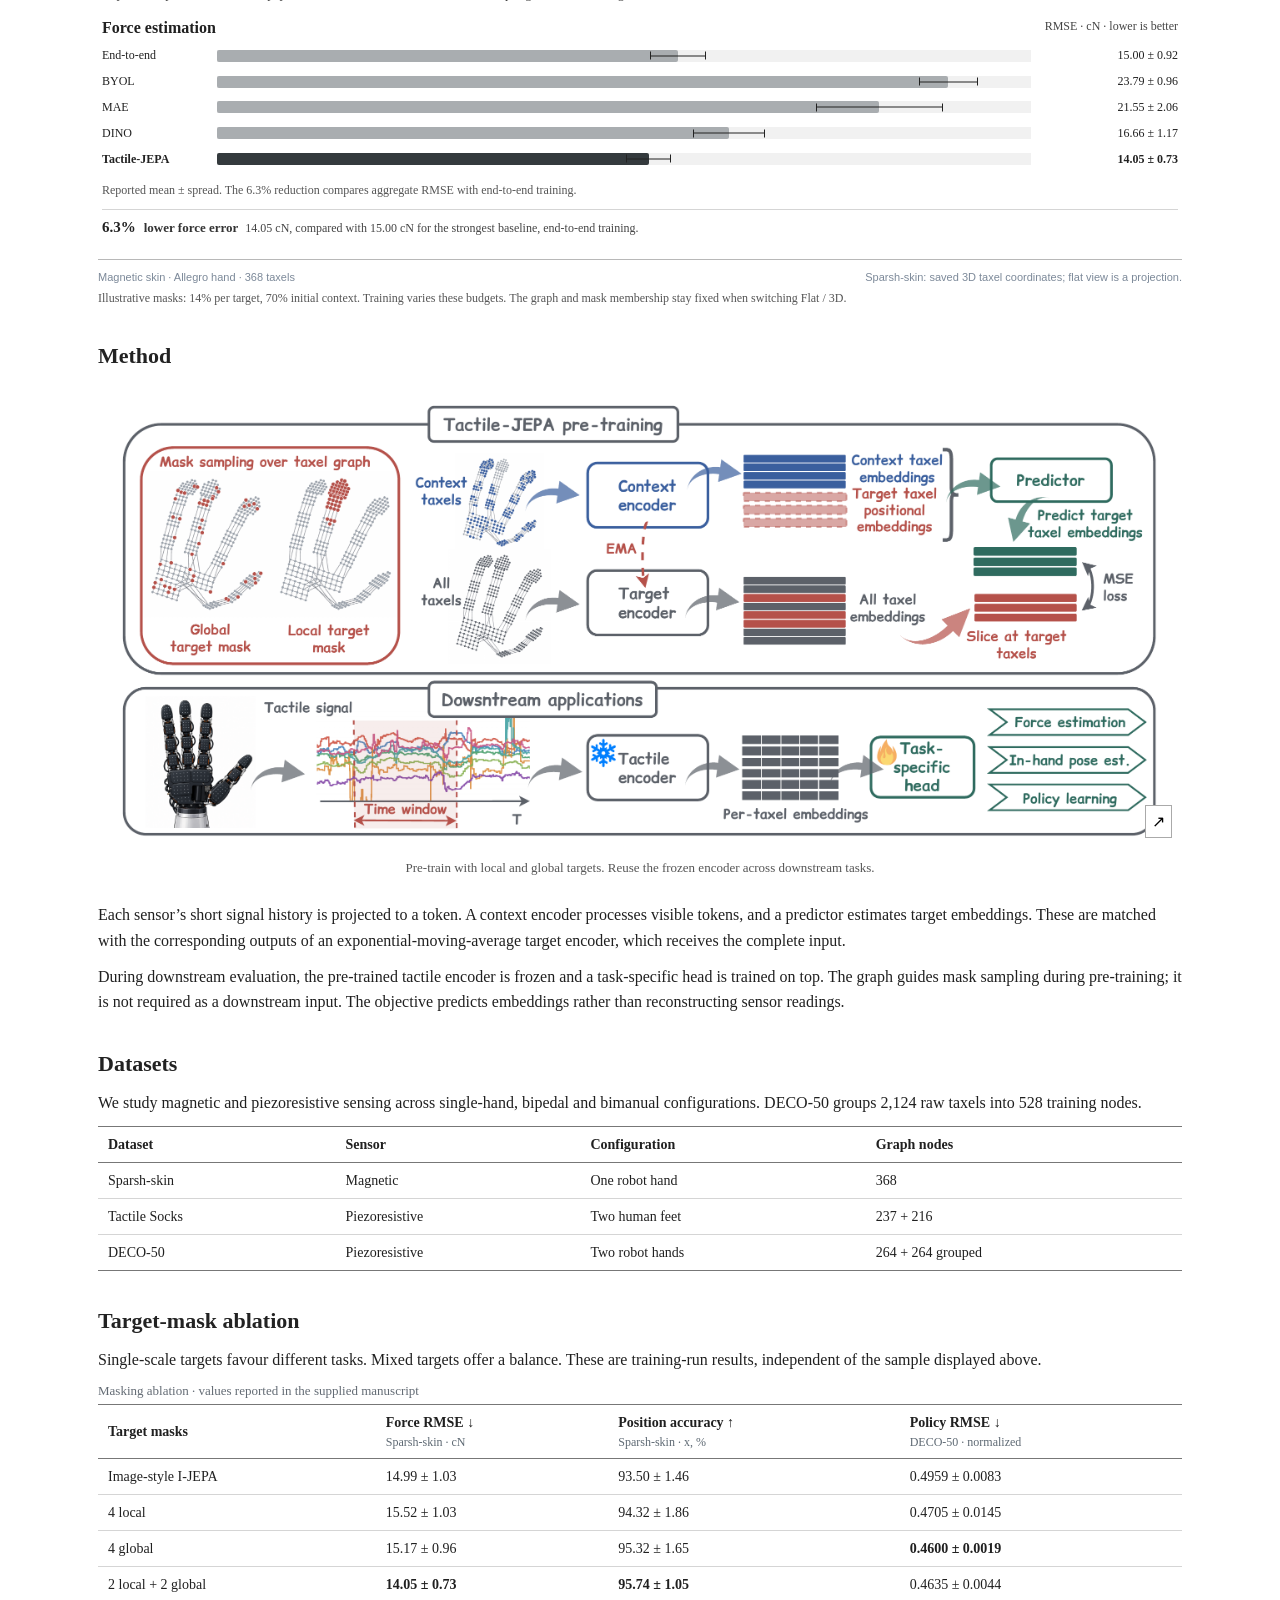
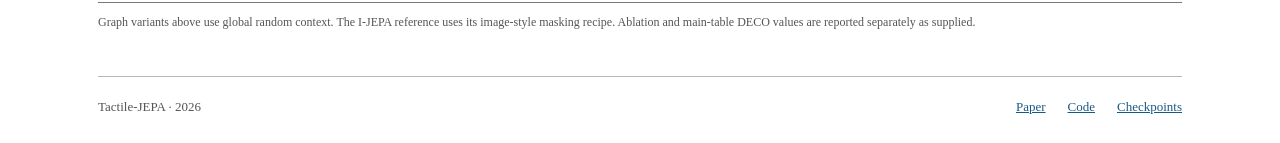
<file: academic-plain/index.html>
<!doctype html>
<html lang="en">
<head>
<meta charset="utf-8"><meta name="viewport" content="width=device-width,initial-scale=1">
<meta name="description" content="Tactile-JEPA learns from distributed touch through local and global graph masks. Explore three sensor graphs and the paper’s downstream results.">
<title>Tactile-JEPA | Topology-Aware Tactile Representation Learning</title>
<link rel="icon" href="../images/site-icon.svg" type="image/svg+xml">
<link rel="stylesheet" href="variants.css"><link rel="stylesheet" href="style.css"><link rel="stylesheet" href="paper.css">
<script type="module" src="app.js"></script>
</head>
<body data-edition="academic"><a class="skip-link" href="#explore">Skip to interactive results</a>
<main class="paper">
<header class="paper-header">
<h1><span class="paper-name">Tactile-JEPA</span><span class="paper-title">Topology-Aware Self-Supervised Representation Learning<br class="desktop-break"> for Distributed Tactile Sensors</span></h1>
<p class="author-line"><span>Elizaveta Kovtun<sup>1,2</sup></span><span>Matvey Konovalov<sup>1,3</sup></span><span>Andrey Sakhovskiy<sup>1,2</sup></span><span>Semen Budennyy<sup>1,4</sup></span></p>
<p class="affiliations"><span><sup>1</sup> Sber AI</span><span><sup>2</sup> Skoltech</span><span><sup>3</sup> HSE University</span><span><sup>4</sup> AIRI</span></p>
<div class="affiliation-brand"><img class="sber-logo" src="../images/sber-ai.png" width="370" height="85" alt="Sber AI"></div>
</header>
<section class="paper-overview" aria-labelledby="abstract-title"><figure class="teaser-figure"><button class="figure-button" data-figure="teaser" aria-label="Enlarge the Tactile-JEPA overview"><img src="../images/teaser.png" width="2400" height="1941" alt="Tactile signals and sensor topology provide self-supervised per-taxel representations."><span class="figure-expand" aria-hidden="true">↗</span></button><figcaption>From tactile signals to topology-aware representations.</figcaption></figure><div class="overview-text"><h2 id="abstract-title">Abstract</h2><p class="abstract" id="abstract">Distributed electronic skins have sparse, irregular sensor layouts that visual self-supervised methods do not naturally capture. We introduce Tactile-JEPA, which predicts masked sensor embeddings using the sensor connectivity graph. Its dual-scale masking combines connected local regions with globally distributed targets to learn both contact detail and the state of the sensing surface. Across three datasets, the learned representations transfer to force and pose estimation, classification and policy learning. Tactile-JEPA reduces in-hand orientation error by <strong>20.8%</strong> and force estimation error by <strong>6.3%</strong> relative to the strongest reported baseline for each task.</p><nav class="paper-links" aria-label="Paper resources"><a href="https://arxiv.org/abs/2609.24385" target="_blank" rel="noopener" aria-label="Read the paper on arXiv"><img src="../images/arxiv.svg" alt="" width="20" height="20">arXiv</a><a href="https://github.com/E-Kovtun/tactile" target="_blank" rel="noopener" aria-label="Source code on GitHub"><img src="../images/github.svg" alt="" width="20" height="20">Code</a><a href="https://huggingface.co/Tactile-JEPA" target="_blank" rel="noopener" aria-label="Model checkpoints on Hugging Face"><img src="../images/huggingface.svg" alt="" width="20" height="20">Checkpoints</a></nav></div></section>
<section class="study-explorer" id="explore" aria-labelledby="explore-heading">
<div class="explore-intro"><div><h2 id="explore-heading">Sensor graphs and downstream results</h2><p>Choose a dataset to update <strong>both the sensor graph and its downstream results.</strong></p></div><a class="method-link" href="#method">Method ↓</a></div>
<div class="study-frame">
<div class="dataset-bar"><span class="dataset-label">Dataset</span><div class="dataset-tabs" role="group" aria-label="Dataset for graph and results"><button data-dataset="xela" aria-pressed="true">Sparsh-skin<span class="tab-detail">368 sensors · one hand</span></button><button data-dataset="socks" aria-pressed="false">Tactile Socks<span class="tab-detail">453 sensors · two feet</span></button><button data-dataset="deco" aria-pressed="false">DECO-50<span class="tab-detail">528 nodes · two hands</span></button></div><a href="#results" class="results-jump">Results ↓</a></div>
<div class="explorer-body">
<aside class="mask-panel" aria-label="Mask sampling controls">
<div class="sampling-main">
<fieldset class="mask-presets"><legend>Target masks</legend><div class="mode-switch" role="group" aria-label="Target mask strategy"><button type="button" data-mode="local" aria-pressed="false">4L · Local</button><button type="button" data-mode="mixed" aria-pressed="true">2L+2G · Mixed</button><button type="button" data-mode="global" aria-pressed="false">4G · Global</button></div></fieldset>
<div class="playback-controls"><div class="sampling-actions"><button type="button" id="animate" class="play-button">Play sampling</button><button type="button" id="resample" class="secondary">New sample</button><button type="button" id="customize" class="customize-button" aria-haspopup="dialog" aria-controls="sampling-dialog">Options <span id="customize-state">optional</span></button></div><p id="sampling-status" class="sampling-status" role="status">Watch targets appear on the graph.</p></div>
</div>
<div class="sampling-caption"><div><h3 id="mode-title">Two local + two global targets</h3><p id="mode-copy"></p></div><div id="mask-stats" class="mask-stats" aria-live="polite"></div></div>
</aside>
<div class="viewport" id="viewport">
<div class="view-top"><span id="geometry-tag">368 TAXELS · 3D LAYOUT</span><button id="reset-view" class="subtle" title="Reset camera">Reset view ↺</button></div>
<div class="graph-toolbar"><fieldset class="layout-switch" aria-describedby="geometry-note"><legend>Layout</legend><label><input type="radio" name="layout" value="flat">Flat</label><label><input type="radio" name="layout" value="spatial" checked>3D</label></fieldset><div class="layer-controls" role="group" aria-label="Graph layers"><label><input id="show-targets" type="checkbox" checked>Targets</label><label><input id="show-context" type="checkbox" checked>Context</label></div></div>
<canvas id="graph" tabindex="0" role="img" aria-label="Interactive tactile sensor graph. Drag or use arrow keys to rotate; scroll or use plus and minus to zoom. Home resets the view."></canvas>
<div id="load-status" role="status">Loading sensor geometry…</div><div id="hover-info" class="hover-info" hidden></div>
<div class="view-bottom"><span>Drag to rotate · Scroll to zoom</span><button class="subtle" id="front-view">Front view</button></div>
<div class="legend" id="target-legend" aria-label="Graph legend"></div>
<p id="geometry-note" aria-live="polite"></p>
</div>
</div>
<section class="results" id="results" aria-labelledby="results-heading"><div class="section-top"><div><p class="eyebrow">RESULTS FOR THE SELECTED DATASET</p><h2 id="results-heading"><span id="result-dataset">SPARSH-SKIN</span> <span class="results-label">/ downstream evaluation</span></h2></div></div><div class="task-picker"><span id="task-label">Downstream task</span><div id="metric-buttons" role="group" aria-labelledby="task-label"></div></div><p class="results-context">Reported experiments from the paper. The mask controls above illustrate sampling and do not change these scores.</p><div class="results-layout"><div class="chart-box"><div class="chart-title"><h3 id="chart-title"></h3><span id="chart-unit"></span></div><div id="chart" aria-live="polite"></div><p class="fine-print" id="metric-note"></p></div><aside class="result-insight"><strong id="result-headline"></strong><h3 id="result-subtitle"></h3><p id="result-copy"></p></aside></div></section>
</div>
<div class="graph-footnote"><span id="dataset-description"></span><span id="layout-note"></span></div><p class="fine-print sampling-note">Illustrative masks: 14% per target, 70% initial context. Training varies these budgets. The graph and mask membership stay fixed when switching Flat / 3D.</p>
</section>
<section class="paper-section" id="method"><h2>Method</h2><figure class="pipeline-figure"><button class="figure-button" data-figure="pretrain" aria-label="Enlarge the pre-training and downstream pipeline"><img src="../images/pretrain.png" width="2600" height="1083" alt="Tactile-JEPA pipeline: local and global graph masks select targets. The context encoder and predictor match embeddings from an EMA target encoder. A frozen tactile encoder then supports force, pose and policy heads." loading="lazy"><span class="figure-expand" aria-hidden="true">↗</span></button><figcaption>Pre-train with local and global targets. Reuse the frozen encoder across downstream tasks. <span>Click to enlarge.</span></figcaption></figure><p>Each sensor’s short signal history is projected to a token. A context encoder processes visible tokens, and a predictor estimates target embeddings. These are matched with the corresponding outputs of an exponential-moving-average target encoder, which receives the complete input.</p><p>During downstream evaluation, the pre-trained tactile encoder is frozen and a task-specific head is trained on top. The graph guides mask sampling during pre-training; it is not required as a downstream input. The objective predicts embeddings rather than reconstructing sensor readings.</p></section><section class="paper-section" id="datasets"><h2>Datasets</h2><p>We study magnetic and piezoresistive sensing across single-hand, bipedal and bimanual configurations. DECO-50 groups 2,124 raw taxels into 528 training nodes.</p><div class="table-scroll"><table class="dataset-table"><thead><tr><th>Dataset</th><th>Sensor</th><th>Configuration</th><th>Graph nodes</th></tr></thead><tbody><tr><td>Sparsh-skin</td><td>Magnetic</td><td>One robot hand</td><td>368</td></tr><tr><td>Tactile Socks</td><td>Piezoresistive</td><td>Two human feet</td><td>237 + 216</td></tr><tr><td>DECO-50</td><td>Piezoresistive</td><td>Two robot hands</td><td>264 + 264 grouped</td></tr></tbody></table></div></section><section class="ablation"><h2>Target-mask ablation</h2><p>Single-scale targets favour different tasks. Mixed targets offer a balance. These are training-run results, independent of the sample displayed above.</p><div class="table-scroll"><table><caption>Masking ablation · values reported in the supplied manuscript</caption><thead><tr><th>Target masks</th><th>Force RMSE ↓<small>Sparsh-skin · cN</small></th><th>Position accuracy ↑<small>Sparsh-skin · x, %</small></th><th>Policy RMSE ↓<small>DECO-50 · normalized</small></th></tr></thead><tbody><tr><td>Image-style I-JEPA</td><td>14.99 ± 1.03</td><td>93.50 ± 1.46</td><td>0.4959 ± 0.0083</td></tr><tr><td>4 local</td><td>15.52 ± 1.03</td><td>94.32 ± 1.86</td><td>0.4705 ± 0.0145</td></tr><tr><td>4 global</td><td>15.17 ± 0.96</td><td>95.32 ± 1.65</td><td><b>0.4600 ± 0.0019</b></td></tr><tr class="ours"><td>2 local + 2 global</td><td><b>14.05 ± 0.73</b></td><td><b>95.74 ± 1.05</b></td><td>0.4635 ± 0.0044</td></tr></tbody></table></div><p class="fine-print">Graph variants above use global random context. The I-JEPA reference uses its image-style masking recipe. Ablation and main-table DECO values are reported separately as supplied.</p></section><footer class="paper-footer"><span>Tactile-JEPA · 2026</span><a href="https://arxiv.org/abs/2609.24385">Paper</a><a href="https://github.com/E-Kovtun/tactile">Code</a><a href="https://huggingface.co/Tactile-JEPA">Checkpoints</a></footer></main><dialog id="sampling-dialog" aria-labelledby="sampling-title"><form method="dialog" class="settings-header"><div><span class="panel-kicker">OPTIONAL CONTROLS</span><h2 id="sampling-title">Customize the visualization</h2></div><button class="dialog-close" aria-label="Close optional controls">×</button></form><p class="settings-intro">The default view is ready to explore. These settings let you inspect a different context or isolate one target.</p><div class="detail-fields"><fieldset><legend>Sampling</legend><label>Context<select id="context"><option value="random">Global random · default</option><option value="connected">Locally connected</option></select></label><label>Inspect a target<select id="target"><option value="all">All four targets</option><option value="0">Target 1</option><option value="1">Target 2</option><option value="2">Target 3</option><option value="3">Target 4</option></select></label></fieldset><fieldset><legend>Display</legend><label class="check"><input id="edges" type="checkbox" checked>Graph edges</label><label class="check"><input id="raw-context" type="checkbox">Context before removing targets</label><label class="check"><input id="compare" type="checkbox">Compare two strategies side by side</label></fieldset><p id="context-note" class="fine-print"></p></div><form method="dialog" class="settings-footer"><span>Changes apply immediately.</span><button class="primary">Done</button></form></dialog>
<dialog id="figure-dialog" aria-labelledby="figure-title"><div class="figure-dialog-header"><h2 id="figure-title">Method overview</h2><div class="figure-dialog-actions"><button id="figure-zoom" class="secondary">Zoom in</button><a id="figure-pdf" class="text-link" href="../images/teaser11.pdf" target="_blank" rel="noopener">PDF ↗</a><button id="figure-close" class="secondary" aria-label="Close enlarged figure">Close ×</button></div></div><div class="figure-scroll"><img id="figure-full" alt=""></div></dialog></body></html>
</file>
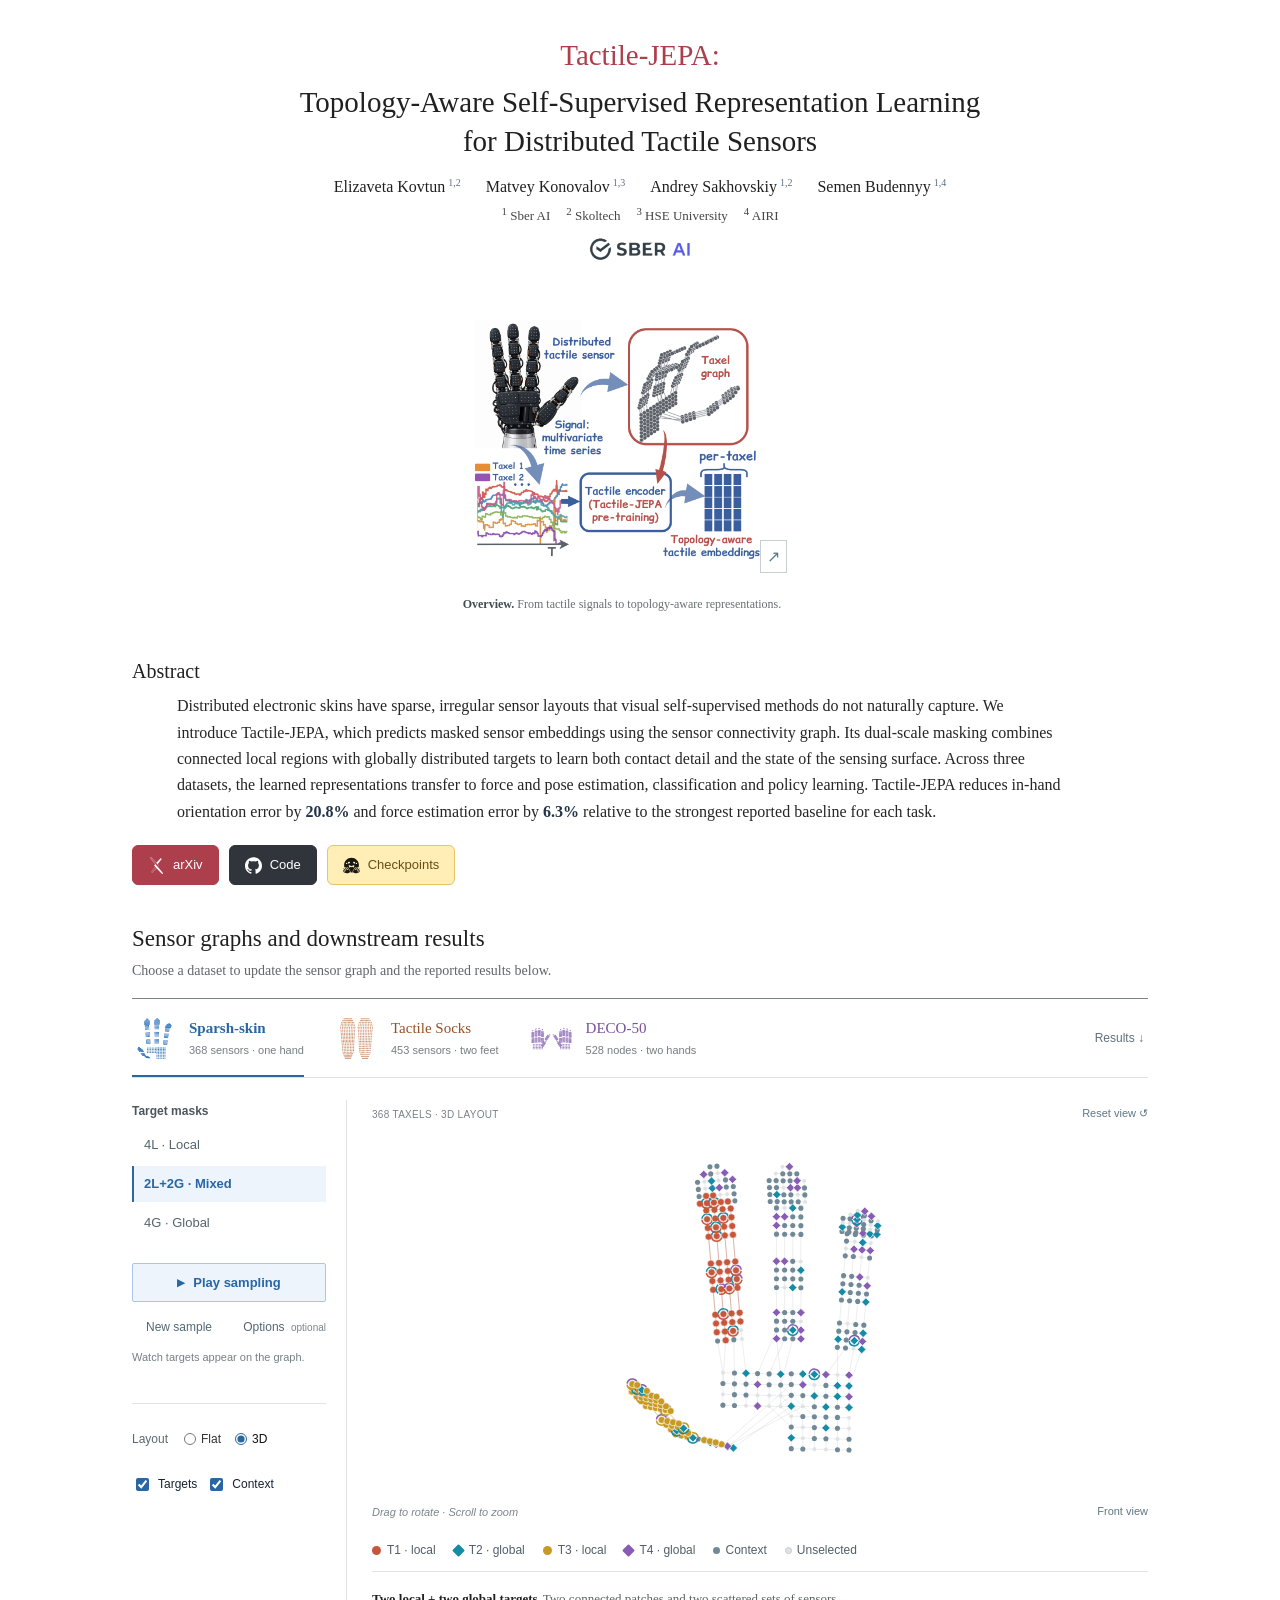
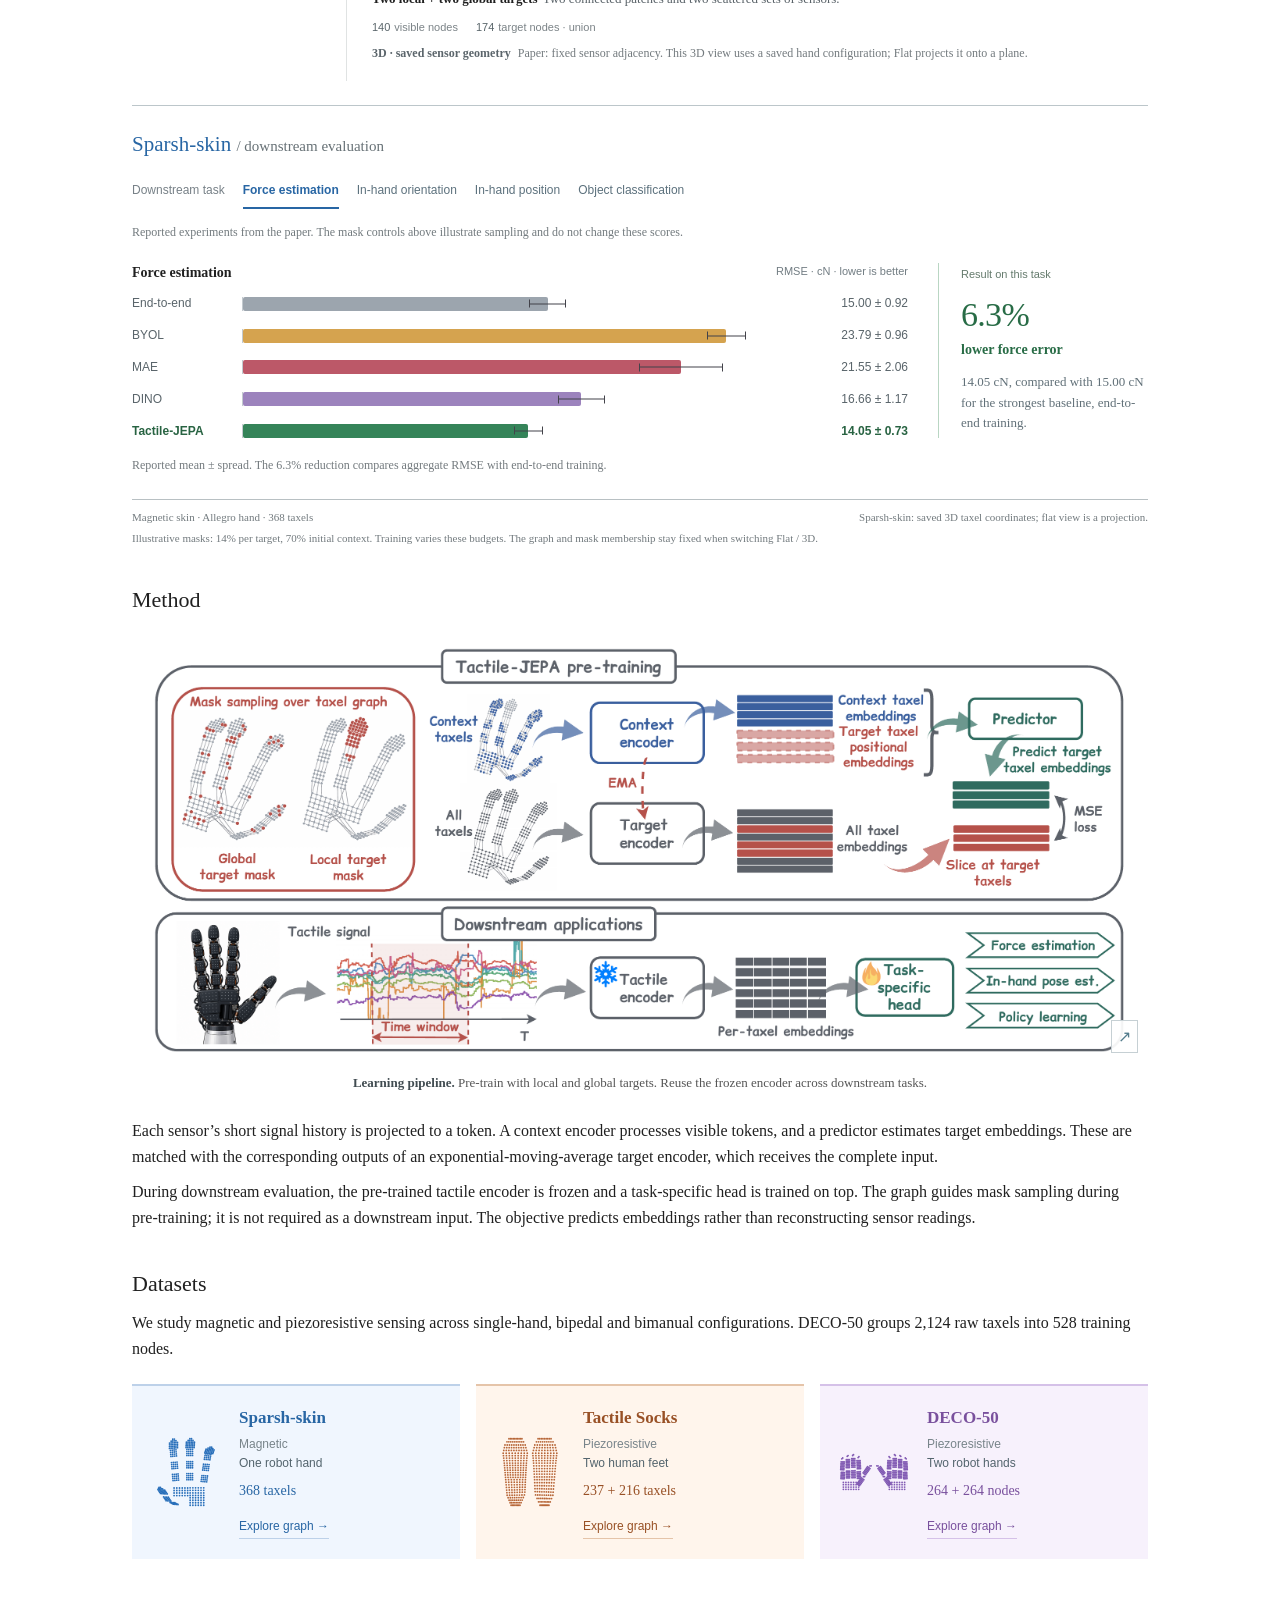
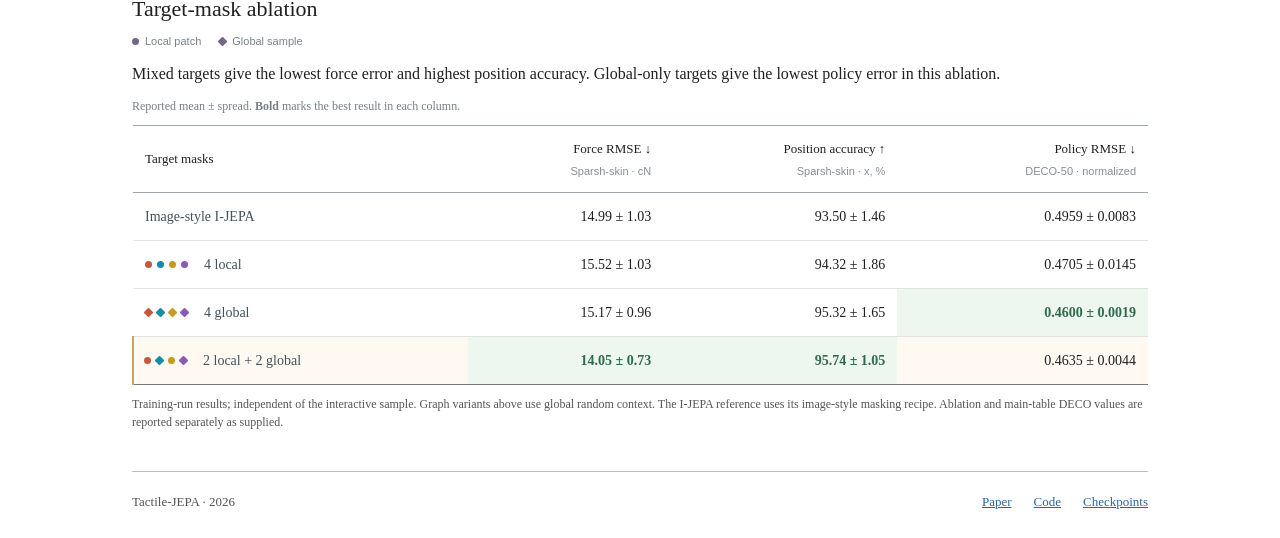
<file: academic/index.html>
<!doctype html>
<html lang="en">
<head>
<meta charset="utf-8"><meta name="viewport" content="width=device-width,initial-scale=1">
<meta name="description" content="Tactile-JEPA learns from distributed touch through local and global graph masks. Explore three sensor graphs and the paper’s downstream results.">
<title>Tactile-JEPA | Topology-Aware Tactile Representation Learning</title>
<link rel="icon" href="../images/site-icon.svg" type="image/svg+xml">
<link rel="stylesheet" href="../variants.css"><link rel="stylesheet" href="style.css"><link rel="stylesheet" href="paper.css">
<link rel="stylesheet" href="balanced.css?v=context-6">
<script type="module" src="../app.js?v=context-6"></script>
</head>
<body data-edition="academic" data-refinement="figure"><a class="skip-link" href="#explore">Skip to interactive results</a>
<main class="paper">
<header class="paper-header">
<h1><span class="paper-name">Tactile-JEPA</span><span class="paper-title">Topology-Aware Self-Supervised Representation Learning<br class="desktop-break"> for Distributed Tactile Sensors</span></h1>
<p class="author-line"><span>Elizaveta Kovtun<sup>1,2</sup></span><span>Matvey Konovalov<sup>1,3</sup></span><span>Andrey Sakhovskiy<sup>1,2</sup></span><span>Semen Budennyy<sup>1,4</sup></span></p>
<p class="affiliations"><span><sup>1</sup> Sber AI</span><span><sup>2</sup> Skoltech</span><span><sup>3</sup> HSE University</span><span><sup>4</sup> AIRI</span></p>
<div class="affiliation-brand"><img class="sber-logo" src="../images/sber-ai.png" width="370" height="85" alt="Sber AI"></div>
</header>
<section class="paper-overview" aria-labelledby="abstract-title"><figure class="teaser-figure"><button class="figure-button" data-figure="teaser" aria-label="Enlarge the Tactile-JEPA overview"><img src="../images/teaser.png" width="2400" height="1941" alt="Tactile signals and sensor topology provide self-supervised per-taxel representations."><span class="figure-expand" aria-hidden="true">↗</span></button><figcaption><b>Overview.</b> From tactile signals to topology-aware representations.</figcaption></figure><div class="overview-text"><h2 id="abstract-title">Abstract</h2><p class="abstract" id="abstract">Distributed electronic skins have sparse, irregular sensor layouts that visual self-supervised methods do not naturally capture. We introduce Tactile-JEPA, which predicts masked sensor embeddings using the sensor connectivity graph. Its dual-scale masking combines connected local regions with globally distributed targets to learn both contact detail and the state of the sensing surface. Across three datasets, the learned representations transfer to force and pose estimation, classification and policy learning. Tactile-JEPA reduces in-hand orientation error by <strong>20.8%</strong> and force estimation error by <strong>6.3%</strong> relative to the strongest reported baseline for each task.</p><nav class="paper-links" aria-label="Paper resources"><a href="https://arxiv.org/abs/2609.24385" target="_blank" rel="noopener" aria-label="Read the paper on arXiv"><img src="../images/arxiv.svg" alt="" width="20" height="20">arXiv</a><a href="https://github.com/E-Kovtun/tactile" target="_blank" rel="noopener" aria-label="Source code on GitHub"><img src="../images/github.svg" alt="" width="20" height="20">Code</a><a href="https://huggingface.co/Tactile-JEPA" target="_blank" rel="noopener" aria-label="Model checkpoints on Hugging Face"><img src="../images/huggingface.svg" alt="" width="20" height="20">Checkpoints</a></nav></div></section>
<section class="study-explorer" id="explore" aria-labelledby="explore-heading">
<div class="explore-intro"><div><h2 id="explore-heading">Sensor graphs and downstream results</h2><p>Choose a dataset to update the sensor graph and the reported results below.</p></div></div>
<div class="study-frame">
<div class="dataset-bar"><span class="dataset-label">Dataset</span><div class="dataset-tabs" role="group" aria-label="Dataset for graph and results"><button data-dataset="xela" aria-pressed="true"><img class="dataset-sketch" src="../images/layout-xela-color.svg" width="48" height="48" alt="" aria-hidden="true"><span class="dataset-title">Sparsh-skin<span class="tab-detail">368 sensors · one hand</span></span></button><button data-dataset="socks" aria-pressed="false"><img class="dataset-sketch" src="../images/layout-socks-color.svg" width="48" height="48" alt="" aria-hidden="true"><span class="dataset-title">Tactile Socks<span class="tab-detail">453 sensors · two feet</span></span></button><button data-dataset="deco" aria-pressed="false"><img class="dataset-sketch" src="../images/layout-deco-color.svg" width="48" height="48" alt="" aria-hidden="true"><span class="dataset-title">DECO-50<span class="tab-detail">528 nodes · two hands</span></span></button></div><a href="#results" class="results-jump">Results ↓</a></div>
<div class="explorer-body">
<aside class="mask-panel" aria-label="Mask sampling controls">
<div class="sampling-main">
<fieldset class="mask-presets"><legend>Target masks</legend><div class="mode-switch" role="group" aria-label="Target mask strategy"><button type="button" data-mode="local" aria-pressed="false">4L · Local</button><button type="button" data-mode="mixed" aria-pressed="true">2L+2G · Mixed</button><button type="button" data-mode="global" aria-pressed="false">4G · Global</button></div></fieldset>
<div class="playback-controls"><div class="sampling-actions"><button type="button" id="animate" class="play-button">Play sampling</button><button type="button" id="resample" class="secondary">New sample</button><button type="button" id="customize" class="customize-button" aria-haspopup="dialog" aria-controls="sampling-dialog">Options <span id="customize-state">optional</span></button></div><p id="sampling-status" class="sampling-status" role="status">Watch targets appear on the graph.</p></div>
</div>

<div class="graph-toolbar"><fieldset class="layout-switch" aria-describedby="geometry-note"><legend>Layout</legend><label><input type="radio" name="layout" value="flat">Flat</label><label><input type="radio" name="layout" value="spatial" checked>3D</label></fieldset><div class="layer-controls" role="group" aria-label="Graph layers"><label><input id="show-targets" type="checkbox" checked>Targets</label><label><input id="show-context" type="checkbox" checked>Context</label></div></div></aside>
<div class="viewport" id="viewport">
<div class="view-top"><span id="geometry-tag">368 TAXELS · 3D LAYOUT</span><button id="reset-view" class="subtle" title="Reset camera">Reset view ↺</button></div>

<canvas id="graph" tabindex="0" role="img" aria-label="Interactive tactile sensor graph. Drag or use arrow keys to rotate; scroll or use plus and minus to zoom. Home resets the view."></canvas>
<div id="load-status" role="status">Loading sensor geometry…</div><div id="hover-info" class="hover-info" hidden></div>
<div class="view-bottom"><span>Drag to rotate · Scroll to zoom</span><button class="subtle" id="front-view">Front view</button></div>
<div class="legend" id="target-legend" aria-label="Graph legend"></div>
<div class="sampling-caption"><div><h3 id="mode-title">Two local + two global targets</h3><p id="mode-copy"></p></div><div id="mask-stats" class="mask-stats" aria-live="polite"></div></div>
<p id="geometry-note" aria-live="polite"></p>
</div>
</div>
<section class="results" id="results" aria-labelledby="results-heading"><div class="section-top"><div><h2 id="results-heading"><span id="result-dataset">SPARSH-SKIN</span> <span class="results-label">/ downstream evaluation</span></h2></div></div><div class="task-picker"><span id="task-label">Downstream task</span><div id="metric-buttons" role="group" aria-labelledby="task-label"></div></div><p class="results-context">Reported experiments from the paper. The mask controls above illustrate sampling and do not change these scores.</p><div class="results-layout"><div class="chart-box"><div class="chart-title"><h3 id="chart-title"></h3><span id="chart-unit"></span></div><div id="chart" aria-live="polite"></div><p class="fine-print" id="metric-note"></p></div><aside class="result-insight"><span class="insight-label">Result on this task</span><strong id="result-headline"></strong><h3 id="result-subtitle"></h3><p id="result-copy"></p></aside></div></section>
</div>
<div class="graph-footnote"><span id="dataset-description"></span><span id="layout-note"></span></div><p class="fine-print sampling-note">Illustrative masks: 14% per target, 70% initial context. Training varies these budgets. The graph and mask membership stay fixed when switching Flat / 3D.</p>
</section>
<section class="paper-section" id="method"><h2>Method</h2><figure class="pipeline-figure"><button class="figure-button" data-figure="pretrain" aria-label="Enlarge the pre-training and downstream pipeline"><img src="../images/pretrain.png" width="2600" height="1083" alt="Tactile-JEPA pipeline: local and global graph masks select targets. The context encoder and predictor match embeddings from an EMA target encoder. A frozen tactile encoder then supports force, pose and policy heads." loading="lazy"><span class="figure-expand" aria-hidden="true">↗</span></button><figcaption><b>Learning pipeline.</b> Pre-train with local and global targets. Reuse the frozen encoder across downstream tasks. <span>Click to enlarge.</span></figcaption></figure><p>Each sensor’s short signal history is projected to a token. A context encoder processes visible tokens, and a predictor estimates target embeddings. These are matched with the corresponding outputs of an exponential-moving-average target encoder, which receives the complete input.</p><p>During downstream evaluation, the pre-trained tactile encoder is frozen and a task-specific head is trained on top. The graph guides mask sampling during pre-training; it is not required as a downstream input. The objective predicts embeddings rather than reconstructing sensor readings.</p></section><section class="paper-section" id="datasets"><h2>Datasets</h2><p>We study magnetic and piezoresistive sensing across single-hand, bipedal and bimanual configurations. DECO-50 groups 2,124 raw taxels into 528 training nodes.</p><div class="dataset-profiles"><article class="dataset-profile" data-profile="xela"><img src="../images/layout-xela-color.svg" width="100" height="100" alt="" aria-hidden="true"><div><h3>Sparsh-skin</h3><p class="sensor-kind">Magnetic</p><p class="sensor-setup">One robot hand</p><p class="sensor-count">368 taxels</p><a href="#explore" data-explore-dataset="xela">Explore graph <span aria-hidden="true">→</span></a></div></article><article class="dataset-profile" data-profile="socks"><img src="../images/layout-socks-color.svg" width="100" height="100" alt="" aria-hidden="true"><div><h3>Tactile Socks</h3><p class="sensor-kind">Piezoresistive</p><p class="sensor-setup">Two human feet</p><p class="sensor-count">237 + 216 taxels</p><a href="#explore" data-explore-dataset="socks">Explore graph <span aria-hidden="true">→</span></a></div></article><article class="dataset-profile" data-profile="deco"><img src="../images/layout-deco-color.svg" width="100" height="100" alt="" aria-hidden="true"><div><h3>DECO-50</h3><p class="sensor-kind">Piezoresistive</p><p class="sensor-setup">Two robot hands</p><p class="sensor-count">264 + 264 nodes</p><a href="#explore" data-explore-dataset="deco">Explore graph <span aria-hidden="true">→</span></a></div></article></div></section><section class="ablation"><h2>Target-mask ablation</h2><div class="recipe-key"><span><i class="local"></i> Local patch</span><span><i class="global"></i> Global sample</span></div><p>Mixed targets give the lowest force error and highest position accuracy. Global-only targets give the lowest policy error in this ablation.</p><div class="table-scroll"><table><caption>Reported mean ± spread. <b>Bold</b> marks the best result in each column.</caption><thead><tr><th>Target masks</th><th>Force RMSE ↓<small>Sparsh-skin · cN</small></th><th>Position accuracy ↑<small>Sparsh-skin · x, %</small></th><th>Policy RMSE ↓<small>DECO-50 · normalized</small></th></tr></thead><tbody><tr><td>Image-style I-JEPA</td><td>14.99 ± 1.03</td><td>93.50 ± 1.46</td><td>0.4959 ± 0.0083</td></tr><tr><td><span class="recipe-label"><span class="mask-recipe" aria-hidden="true"><i class="local"></i><i class="local"></i><i class="local"></i><i class="local"></i></span>4 local</span></td><td>15.52 ± 1.03</td><td>94.32 ± 1.86</td><td>0.4705 ± 0.0145</td></tr><tr><td><span class="recipe-label"><span class="mask-recipe" aria-hidden="true"><i class="global"></i><i class="global"></i><i class="global"></i><i class="global"></i></span>4 global</span></td><td>15.17 ± 0.96</td><td>95.32 ± 1.65</td><td class="best"><b>0.4600 ± 0.0019</b></td></tr><tr class="ours"><td><span class="recipe-label"><span class="mask-recipe" aria-hidden="true"><i class="local"></i><i class="global"></i><i class="local"></i><i class="global"></i></span>2 local + 2 global</span></td><td class="best"><b>14.05 ± 0.73</b></td><td class="best"><b>95.74 ± 1.05</b></td><td>0.4635 ± 0.0044</td></tr></tbody></table></div><p class="fine-print">Training-run results; independent of the interactive sample. Graph variants above use global random context. The I-JEPA reference uses its image-style masking recipe. Ablation and main-table DECO values are reported separately as supplied.</p></section><footer class="paper-footer"><span>Tactile-JEPA · 2026</span><a href="https://arxiv.org/abs/2609.24385">Paper</a><a href="https://github.com/E-Kovtun/tactile">Code</a><a href="https://huggingface.co/Tactile-JEPA">Checkpoints</a></footer></main><dialog id="sampling-dialog" aria-labelledby="sampling-title"><form method="dialog" class="settings-header"><div><span class="panel-kicker">OPTIONAL CONTROLS</span><h2 id="sampling-title">Customize the visualization</h2></div><button class="dialog-close" aria-label="Close optional controls">×</button></form><p class="settings-intro">The default view is ready to explore. These settings let you inspect a different context or isolate one target.</p><div class="detail-fields"><fieldset><legend>Sampling</legend><label>Context<select id="context"><option value="random">Global random · default</option><option value="connected">Locally connected</option></select></label><label>Inspect a target<select id="target"><option value="all">All four targets</option><option value="0">Target 1</option><option value="1">Target 2</option><option value="2">Target 3</option><option value="3">Target 4</option></select></label></fieldset><fieldset><legend>Display</legend><label class="check"><input id="edges" type="checkbox" checked>Graph edges</label><label class="check"><input id="raw-context" type="checkbox">Context before removing targets</label><label class="check"><input id="compare" type="checkbox">Compare two strategies side by side</label></fieldset><p id="context-note" class="fine-print"></p></div><form method="dialog" class="settings-footer"><span>Changes apply immediately.</span><button class="primary">Done</button></form></dialog>
<dialog id="figure-dialog" aria-labelledby="figure-title"><div class="figure-dialog-header"><h2 id="figure-title">Method overview</h2><div class="figure-dialog-actions"><button id="figure-zoom" class="secondary">Zoom in</button><a id="figure-pdf" class="text-link" href="../images/teaser11.pdf" target="_blank" rel="noopener">PDF ↗</a><button id="figure-close" class="secondary" aria-label="Close enlarged figure">Close ×</button></div></div><div class="figure-scroll"><img id="figure-full" alt=""></div></dialog></body></html>
</file>
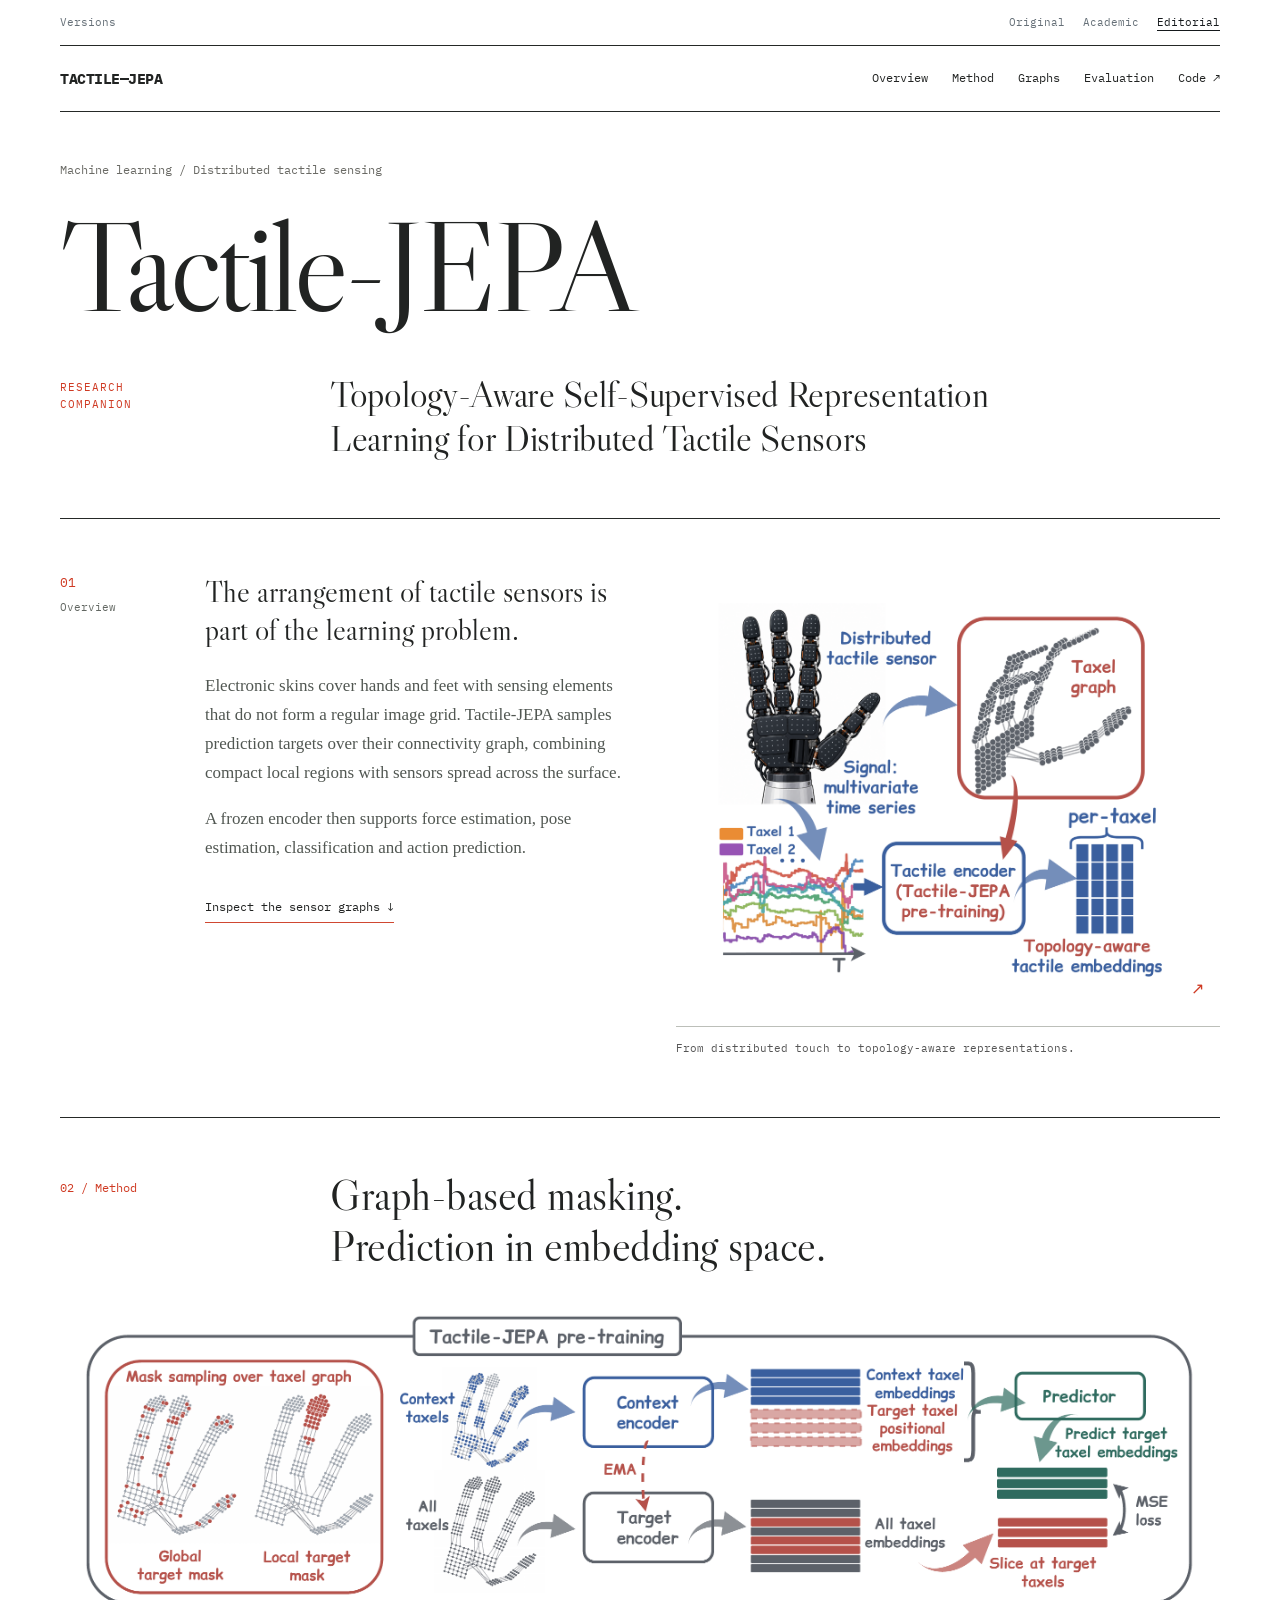
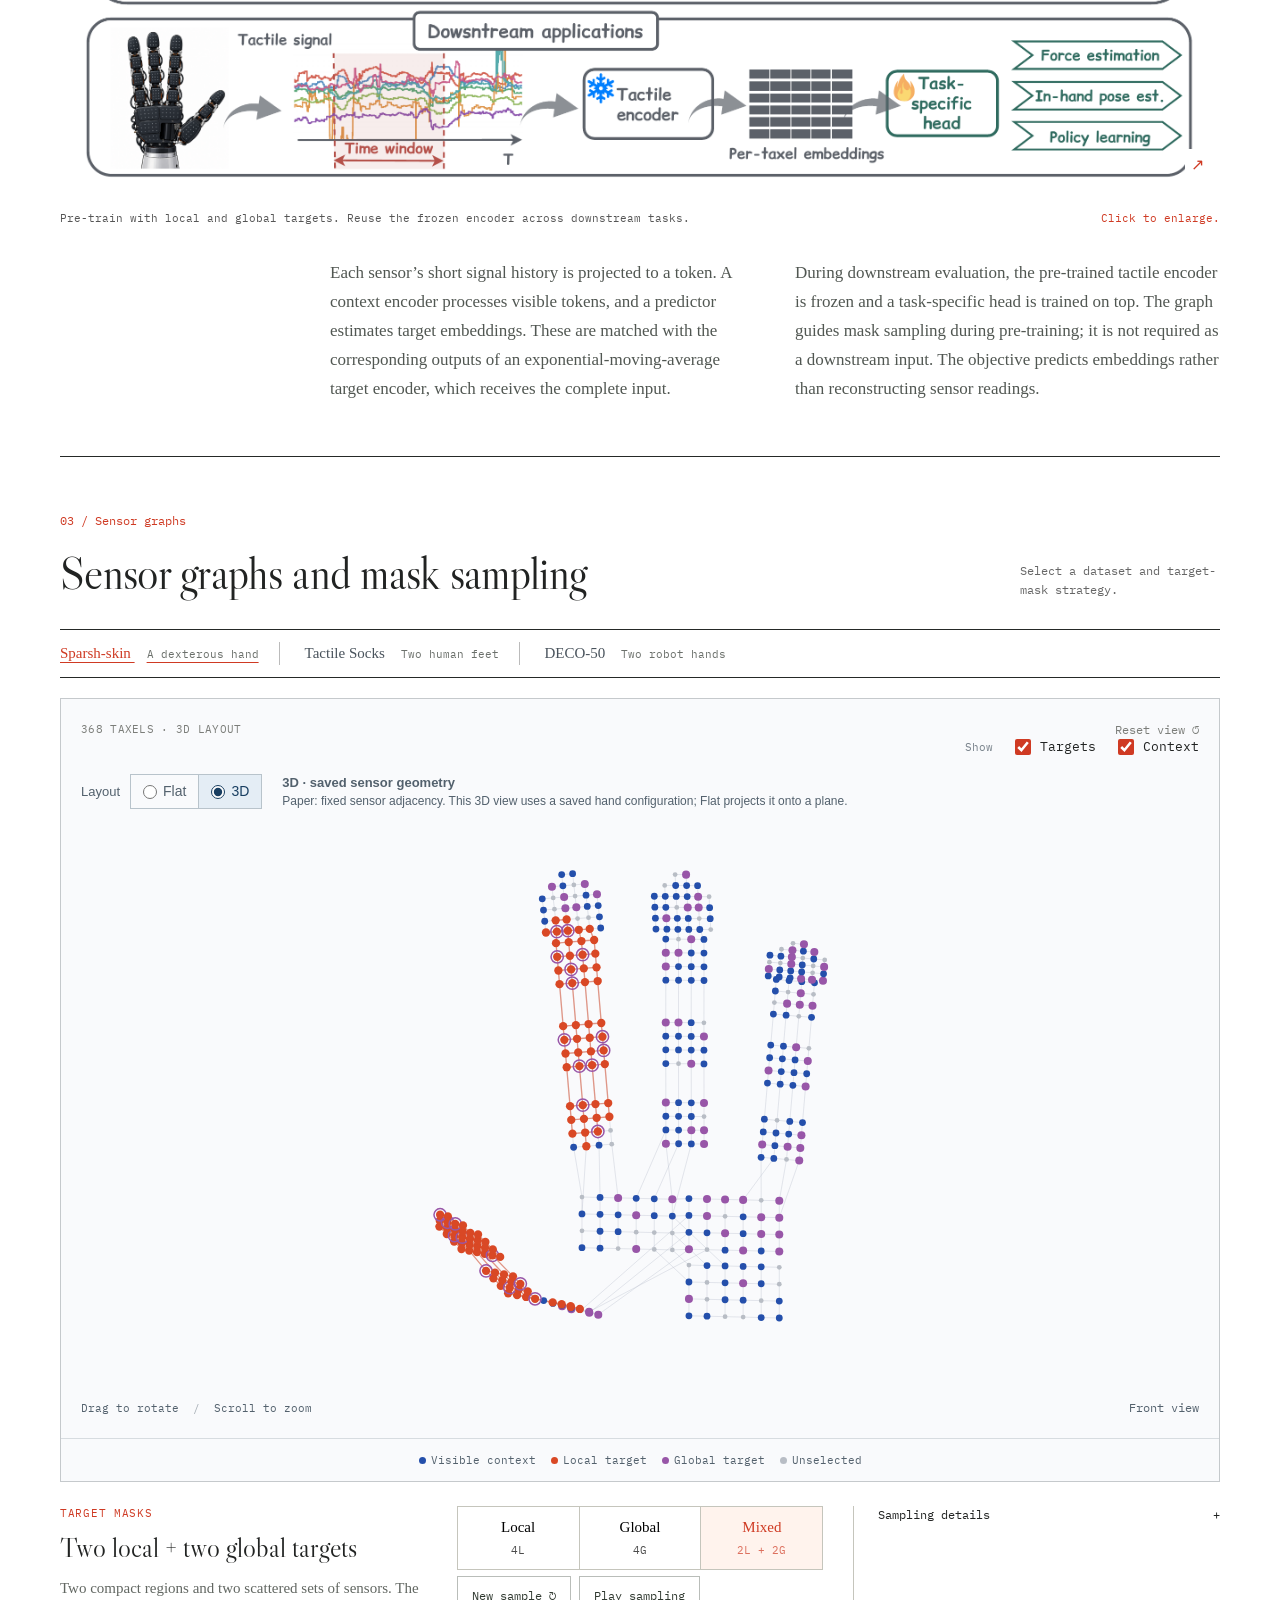
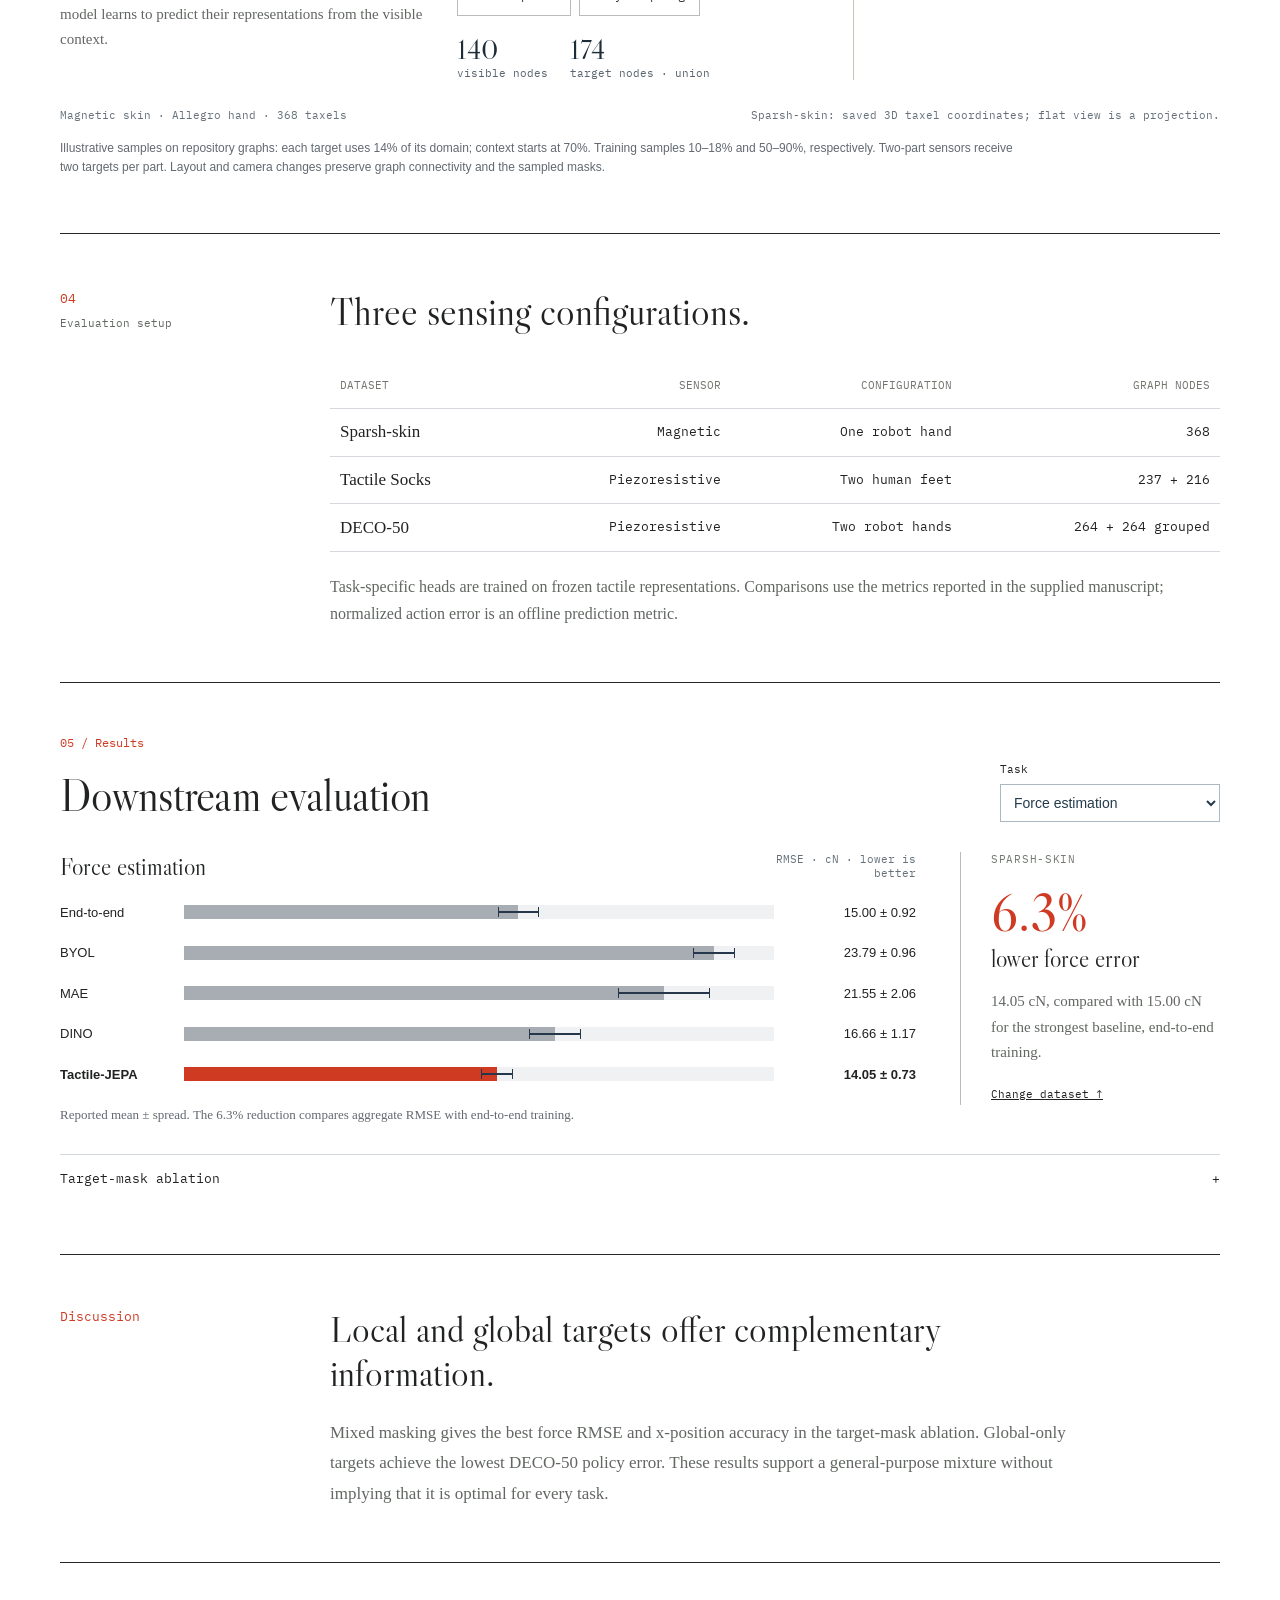
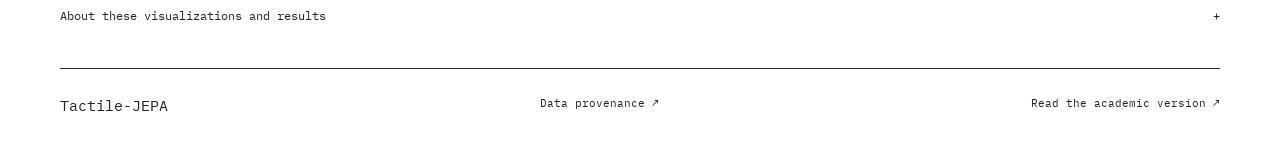
<file: editorial/index.html>
<!doctype html><html lang="en"><head><meta charset="utf-8"><meta name="viewport" content="width=device-width,initial-scale=1"><meta name="description" content="Tactile-JEPA: Topology-Aware Self-Supervised Representation Learning for Distributed Tactile Sensors. Methods, interactive graph masks and evaluation."><title>Tactile-JEPA · Editorial</title><link rel="icon" href="../images/site-icon.svg" type="image/svg+xml"><link rel="stylesheet" href="../variants.css"><link rel="stylesheet" href="style.css"><script type="module" src="../app.js"></script></head><body data-edition="editorial"><nav class="version-nav" aria-label="Compare website versions"><span>Versions</span><a href="../original/" >Original</a><a href="../" >Academic</a><a href="./" aria-current="page">Editorial</a></nav><header class="journal-header"><a href="#">TACTILE—JEPA</a><nav aria-label="Contents"><a href="#overview">Overview</a><a href="#method">Method</a><a href="#explore">Graphs</a><a href="#results">Evaluation</a><a href="https://anonymous.4open.science/r/tactile-C4A6/" target="_blank" rel="noopener">Code ↗</a></nav></header><main class="journal"><header class="journal-title"><p class="publication-type">Machine learning / Distributed tactile sensing</p><h1>Tactile-JEPA</h1><div class="title-deck"><span class="edition-index">RESEARCH <br>COMPANION</span><h2>Topology-Aware Self-Supervised Representation Learning for Distributed Tactile Sensors</h2></div></header><section class="overview" id="overview"><div class="margin-label">01<br><span>Overview</span></div><div class="overview-text"><p class="lead">The arrangement of tactile sensors is part of the learning problem.</p><p>Electronic skins cover hands and feet with sensing elements that do not form a regular image grid. Tactile-JEPA samples prediction targets over their connectivity graph, combining compact local regions with sensors spread across the surface.</p><p>A frozen encoder then supports force estimation, pose estimation, classification and action prediction.</p><a class="inline-link" href="#explore">Inspect the sensor graphs ↓</a></div><figure class="teaser-figure"><button class="figure-button" data-figure="teaser" aria-label="Enlarge the Tactile-JEPA overview"><img src="../images/teaser.png" width="2400" height="1941" alt="A distributed tactile hand is represented by a taxel graph. Tactile-JEPA pre-training uses graph structure and time-series signals to learn per-taxel embeddings." fetchpriority="high"><span class="figure-expand" aria-hidden="true">↗</span></button><figcaption>From distributed touch to topology-aware representations.</figcaption></figure></section><section class="journal-method" id="method"><div class="journal-section-heading"><span>02 / Method</span><h2>Graph-based masking.<br>Prediction in embedding space.</h2></div><figure class="pipeline-figure"><button class="figure-button" data-figure="pretrain" aria-label="Enlarge the pre-training and downstream pipeline"><img src="../images/pretrain.png" width="2600" height="1083" alt="Tactile-JEPA pipeline: local and global graph masks select targets. The context encoder and predictor match embeddings from an EMA target encoder. A frozen tactile encoder then supports force, pose and policy heads." loading="lazy"><span class="figure-expand" aria-hidden="true">↗</span></button><figcaption>Pre-train with local and global targets. Reuse the frozen encoder across downstream tasks. <span>Click to enlarge.</span></figcaption></figure><div class="method-columns"><p>Each sensor’s short signal history is projected to a token. A context encoder processes visible tokens, and a predictor estimates target embeddings. These are matched with the corresponding outputs of an exponential-moving-average target encoder, which receives the complete input.</p><p>During downstream evaluation, the pre-trained tactile encoder is frozen and a task-specific head is trained on top. The graph guides mask sampling during pre-training; it is not required as a downstream input. The objective predicts embeddings rather than reconstructing sensor readings.</p></div></section><section class="explorer section" id="explore" aria-labelledby="explore-heading"><div class="section-top"><div><p class="eyebrow">03 / Sensor graphs</p><h2 id="explore-heading">Sensor graphs and mask sampling</h2></div><p class="section-caption">Select a dataset and target-mask strategy.</p></div>
<div class="dataset-tabs" role="group" aria-label="Dataset"><button data-dataset="xela" aria-pressed="true"><span class="tab-index">01</span> Sparsh-skin <span class="tab-detail">A dexterous hand</span></button><button data-dataset="socks" aria-pressed="false"><span class="tab-index">02</span> Tactile Socks <span class="tab-detail">Two human feet</span></button><button data-dataset="deco" aria-pressed="false"><span class="tab-index">03</span> DECO-50 <span class="tab-detail">Two robot hands</span></button></div>
<div class="explorer-body"><div class="viewport" id="viewport"><div class="view-top"><span id="geometry-tag">368 TAXELS · 3D GEOMETRY</span><button id="reset-view" class="subtle" title="Reset camera">Reset view ↺</button></div><div class="layer-controls" role="group" aria-label="Graph layers"><span>Show</span><label><input id="show-targets" type="checkbox" checked> Targets</label><label><input id="show-context" type="checkbox" checked> Context</label></div><div class="layout-controls"><fieldset class="layout-switch" aria-describedby="geometry-note"><legend>Layout</legend><label><input type="radio" name="layout" value="flat"> Flat</label><label><input type="radio" name="layout" value="spatial" checked> 3D</label></fieldset><p id="geometry-note" aria-live="polite"></p></div><canvas id="graph" tabindex="0" role="img" aria-label="Interactive tactile sensor graph. Drag to rotate, scroll to zoom. Arrow keys rotate; plus and minus zoom; Home resets."></canvas><div id="load-status" role="status">Loading sensor geometry…</div><div id="hover-info" class="hover-info" hidden></div><div class="view-bottom"><span>Drag to rotate <span class="divider">/</span> Scroll to zoom</span><button class="subtle" id="front-view">Front view</button></div><div class="legend"><span><i class="dot context"></i>Visible context</span><span data-target-legend><i class="dot local"></i>Local target</span><span data-target-legend><i class="dot global"></i>Global target</span><span><i class="dot unused"></i>Unselected</span></div></div>
<aside class="mask-panel"><p class="eyebrow">TARGET MASKS</p><h3 id="mode-title">Local detail. <br>Global understanding.</h3><p id="mode-copy">Two compact regions and two scattered sets of sensors. The model learns to predict their representations from the visible context.</p><div class="mode-switch" role="group" aria-label="Target mask strategy"><button data-mode="local" aria-pressed="false">Local<span>4L</span></button><button data-mode="global" aria-pressed="false">Global<span>4G</span></button><button data-mode="mixed" aria-pressed="true">Mixed<span>2L + 2G</span></button></div><div class="sampling-actions"><button id="resample" class="primary">New sample <span aria-hidden="true">↻</span></button><button id="animate" class="secondary" aria-label="Animate mask construction">Play sampling</button></div><div id="mask-stats" class="mask-stats" aria-live="polite"></div><details id="details"><summary>Sampling details <span>+</span></summary><div class="detail-fields"><label>Context sampling<select id="context"><option value="random">Global random · default</option><option value="connected">Locally connected</option></select></label><label>Inspect a target<select id="target"><option value="all">All four targets</option><option value="0">Target 1</option><option value="1">Target 2</option><option value="2">Target 3</option><option value="3">Target 4</option></select></label><label class="check"><input id="edges" type="checkbox" checked> Show graph edges</label><label class="check"><input id="raw-context" type="checkbox"> Context before removing targets</label><label class="check"><input id="compare" type="checkbox"> Compare strategies side by side</label><p id="context-note" class="fine-print">Targets are removed from context. They may overlap one another.</p></div></details></aside></div>
<div class="graph-footnote"><span id="dataset-description">Magnetic skin · Allegro hand · 368 taxels</span><span id="layout-note">Measured taxel positions</span></div><p class="fine-print sampling-note">Illustrative samples on repository graphs: each target uses 14% of its domain; context starts at 70%. Training samples 10–18% and 50–90%, respectively. Two-part sensors receive two targets per part. Layout and camera changes preserve graph connectivity and the sampled masks.</p></section><section class="study-design"><div class="margin-label">04<br><span>Evaluation setup</span></div><div><h2>Three sensing configurations.</h2><div class="table-scroll"><table class="dataset-table"><thead><tr><th>Dataset</th><th>Sensor</th><th>Configuration</th><th>Graph nodes</th></tr></thead><tbody><tr><td>Sparsh-skin</td><td>Magnetic</td><td>One robot hand</td><td>368</td></tr><tr><td>Tactile Socks</td><td>Piezoresistive</td><td>Two human feet</td><td>237 + 216</td></tr><tr><td>DECO-50</td><td>Piezoresistive</td><td>Two robot hands</td><td>264 + 264 grouped</td></tr></tbody></table></div><p>Task-specific heads are trained on frozen tactile representations. Comparisons use the metrics reported in the supplied manuscript; normalized action error is an offline prediction metric.</p></div></section><section class="results section" id="results"><div class="section-top"><div><p class="eyebrow">05 / Results</p><h2 id="results-heading">Downstream evaluation</h2></div><label class="metric-select">Task<select id="metric"></select></label></div><div class="results-layout"><div class="chart-box"><div class="chart-title"><h3 id="chart-title"></h3><span id="chart-unit"></span></div><div id="chart" aria-live="polite"></div><p class="fine-print" id="metric-note"></p></div><aside class="result-insight"><span class="eyebrow" id="result-dataset">SPARSH-SKIN</span><strong id="result-headline">6.3%</strong><h3 id="result-subtitle">lower force error</h3><p id="result-copy">Compared with the strongest baseline in the manuscript. The encoder is frozen during downstream evaluation.</p><a href="#explore" class="text-link">Change dataset ↑</a></aside></div><details class="ablation"><summary>Target-mask ablation <span>+</span></summary><p>Single-scale targets favour different tasks. Mixed targets offer a balance. These are training-run results, independent of the sample displayed above.</p><div class="table-scroll"><table><caption>Masking ablation · values reported in the supplied manuscript</caption><thead><tr><th>Target masks</th><th>Force RMSE ↓<small>Sparsh-skin · cN</small></th><th>Position accuracy ↑<small>Sparsh-skin · x, %</small></th><th>Policy RMSE ↓<small>DECO-50 · normalized</small></th></tr></thead><tbody><tr><td>Image-style I-JEPA</td><td>14.99 ± 1.03</td><td>93.50 ± 1.46</td><td>0.4959 ± 0.0083</td></tr><tr><td>4 local</td><td>15.52 ± 1.03</td><td>94.32 ± 1.86</td><td>0.4705 ± 0.0145</td></tr><tr><td>4 global</td><td>15.17 ± 0.96</td><td>95.32 ± 1.65</td><td><b>0.4600 ± 0.0019</b></td></tr><tr class="ours"><td>2 local + 2 global</td><td><b>14.05 ± 0.73</b></td><td><b>95.74 ± 1.05</b></td><td>0.4635 ± 0.0044</td></tr></tbody></table></div><p class="fine-print">Graph variants above use global random context. The I-JEPA reference uses its image-style masking recipe. Ablation and main-table DECO values are reported separately as supplied.</p></details></section><section class="discussion"><span class="margin-label">Discussion</span><div><h2>Local and global targets offer complementary information.</h2><p>Mixed masking gives the best force RMSE and x-position accuracy in the target-mask ablation. Global-only targets achieve the lowest DECO-50 policy error. These results support a general-purpose mixture without implying that it is optimal for every task.</p></div></section><section class="source-notes section"><details><summary>About these visualizations and results <span>+</span></summary><p><strong>Tactile-JEPA: Topology-Aware Self-Supervised Representation Learning for Distributed Tactile Sensors.</strong> This research companion uses the supplied Tactile-JEPA manuscript for metrics and repository assets for geometry. Error values are shown with the reported ± spread; they are not confidence intervals. “Collapsed” denotes reported training collapse, not a score of zero.</p><p>Sparsh-skin uses a saved 368-taxel hand geometry and the physical graph builder (bridge_k = 4). Tactile Socks uses the exported 453-sensor physical map and four-neighbour graph; the right foot is mirrored for side-by-side display. DECO uses the exact coarse graph from deco_geometry.py: 264 nodes per hand. Its planar positions describe a canonical layout, not measured 3D anatomy. The optional 3D Socks and DECO views are illustrative deformations of these maps; the flat Sparsh-skin view is a projection of its saved 3D geometry. Both layouts preserve the same graph and masks. The manuscript uses fixed sensor adjacency for mask sampling, not the display coordinates.</p><p>G denotes global random targets (R in experiment identifiers). Mask samples use the repository’s Dijkstra sampler, with fixed illustrative budgets and seeds. Connected context is sampled within each part of paired sensors and can fragment after target removal. This explorer is not a replay of a training batch; alternative controls do not imply an evaluated experiment.</p><p>Recorded episodes and model predictions are not bundled in this version. No synthetic contact signals or robot rollouts are presented as experimental results.</p><a href="../data/provenance.json" download class="text-link">Download data provenance ↓</a></details></section><footer class="journal-footer"><span>Tactile-JEPA</span><a href="../data/provenance.json">Data provenance ↗</a><a href="../">Read the academic version ↗</a></footer></main><dialog id="figure-dialog" aria-labelledby="figure-title"><div class="figure-dialog-header"><h2 id="figure-title">Method overview</h2><div class="figure-dialog-actions"><button id="figure-zoom" class="secondary">Zoom in</button><a id="figure-pdf" class="text-link" href="../images/teaser11.pdf" target="_blank" rel="noopener">PDF ↗</a><button id="figure-close" class="secondary" aria-label="Close enlarged figure">Close ×</button></div></div><div class="figure-scroll"><img id="figure-full" alt=""></div></dialog></body></html>
</file>
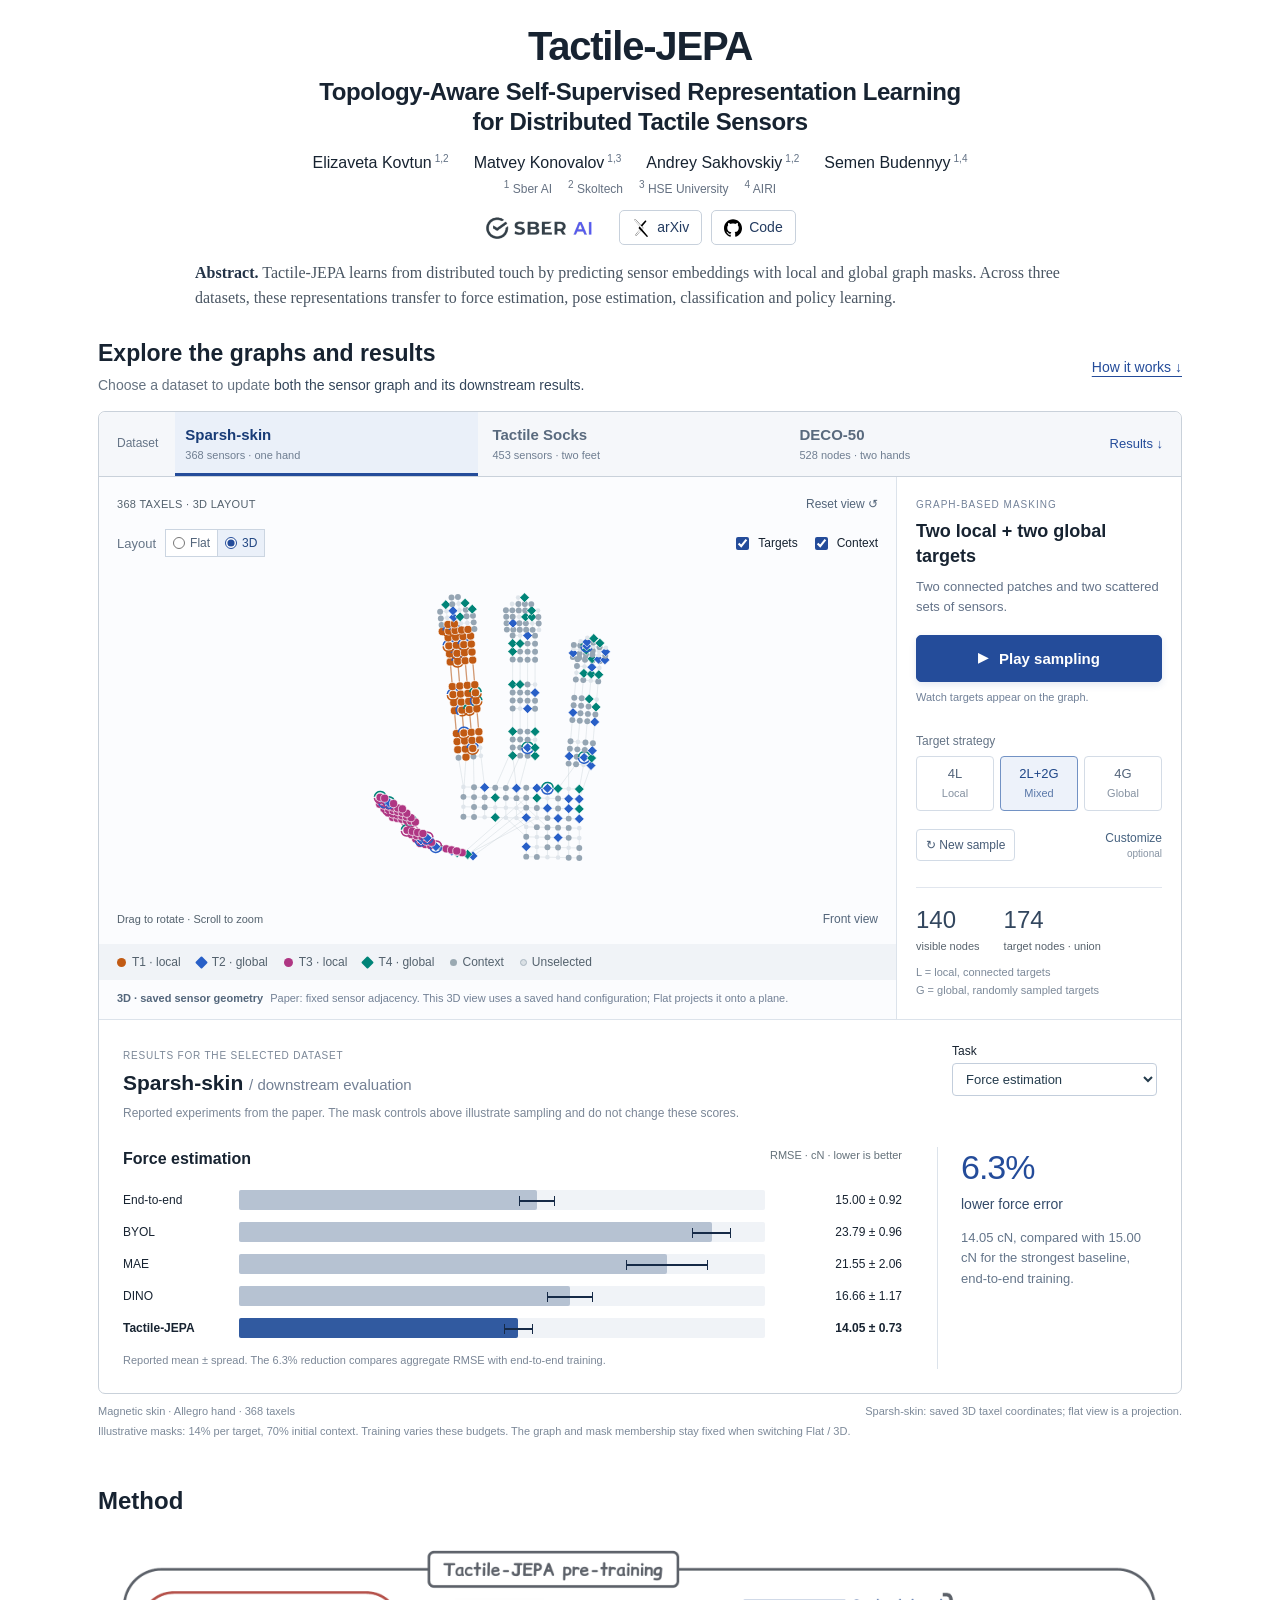
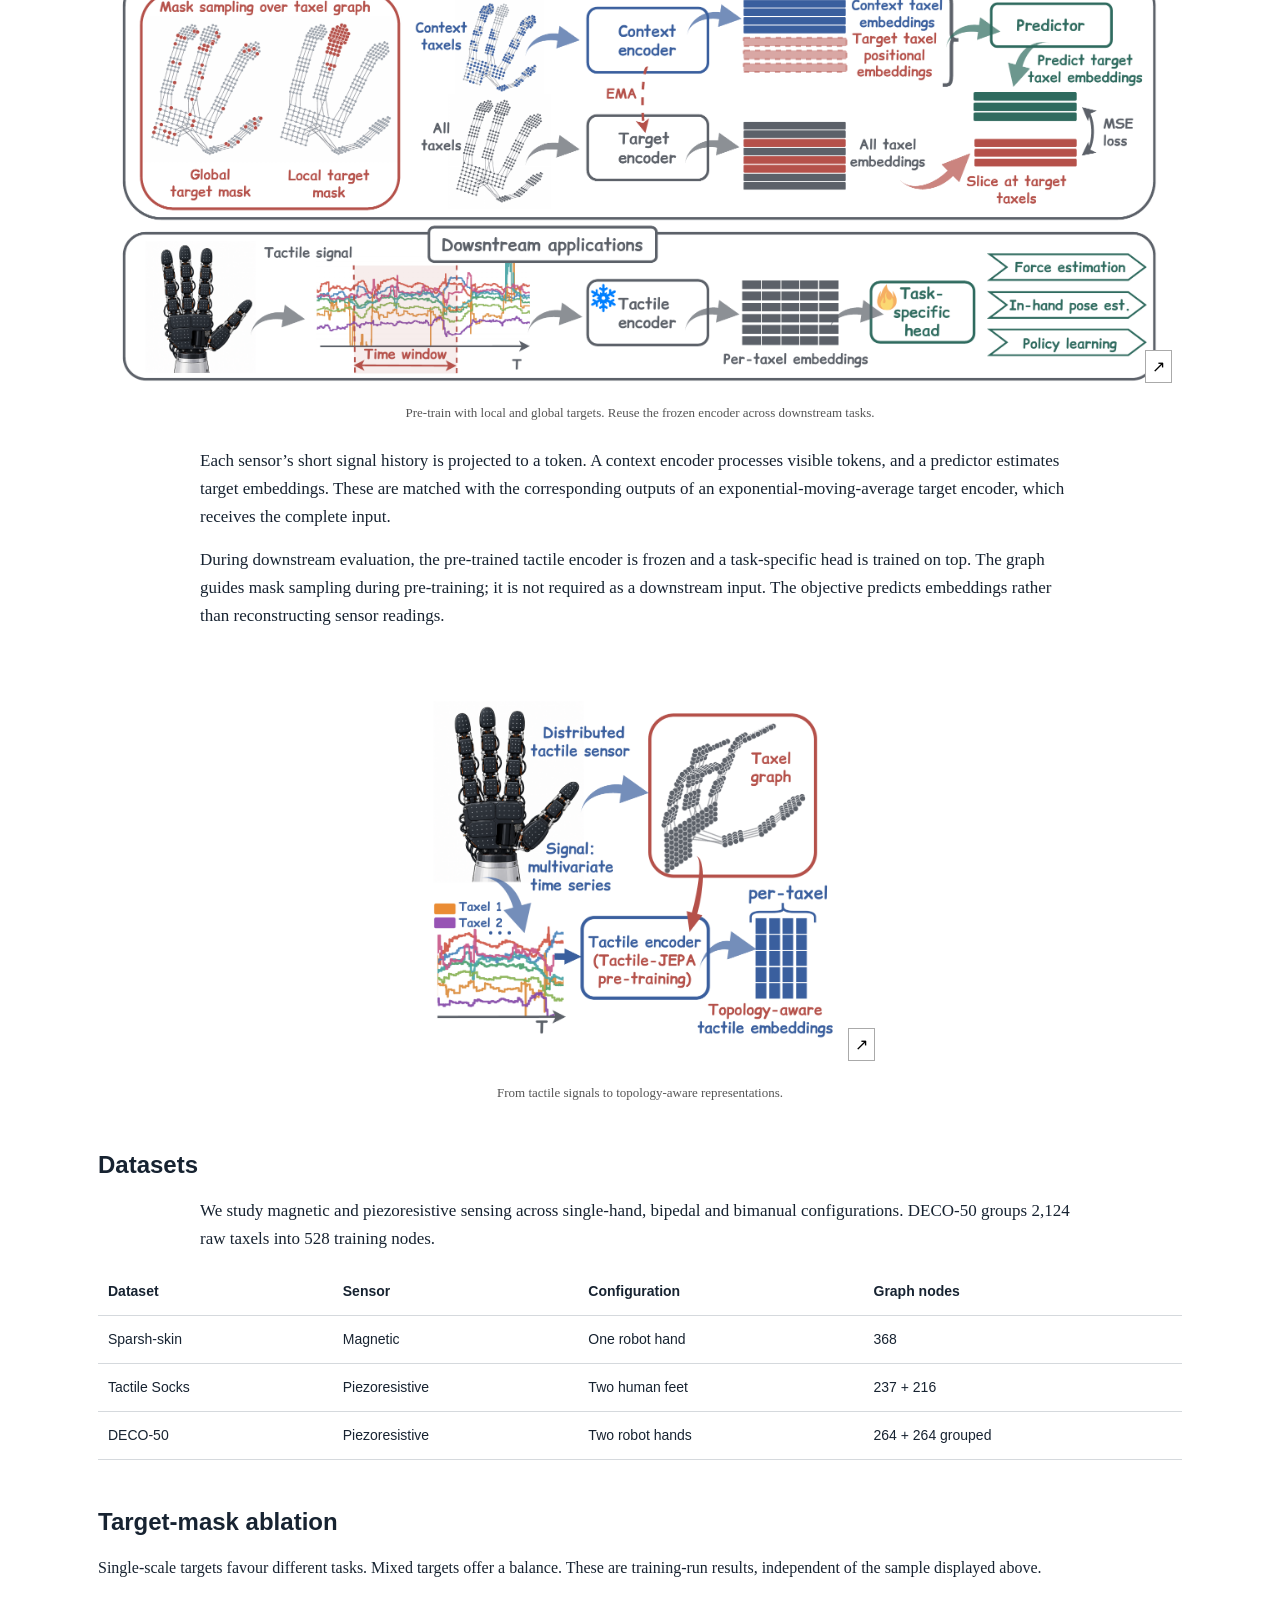
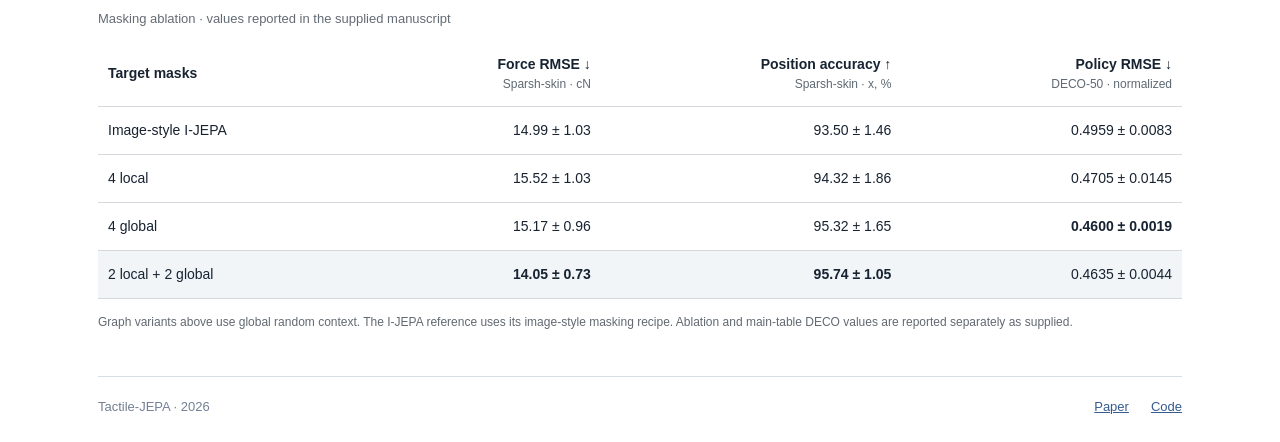
<file: interactive-v1/index.html>
<!doctype html>
<html lang="en">
<head>
<meta charset="utf-8"><meta name="viewport" content="width=device-width,initial-scale=1">
<meta name="description" content="Tactile-JEPA learns from distributed touch through local and global graph masks. Explore three sensor graphs and the paper’s downstream results.">
<title>Tactile-JEPA | Topology-Aware Tactile Representation Learning</title>
<link rel="icon" href="../images/site-icon.svg" type="image/svg+xml">
<link rel="stylesheet" href="../variants.css"><link rel="stylesheet" href="style.css">
<script type="module" src="app.js"></script>
</head>
<body data-edition="academic"><a class="skip-link" href="#explore">Skip to interactive results</a>
<main class="paper">
<header class="paper-header">
<h1><span class="paper-name">Tactile-JEPA</span><span class="paper-title">Topology-Aware Self-Supervised Representation Learning<br class="desktop-break"> for Distributed Tactile Sensors</span></h1>
<p class="author-line"><span>Elizaveta Kovtun<sup>1,2</sup></span><span>Matvey Konovalov<sup>1,3</sup></span><span>Andrey Sakhovskiy<sup>1,2</sup></span><span>Semen Budennyy<sup>1,4</sup></span></p>
<p class="affiliations"><span><sup>1</sup> Sber AI</span><span><sup>2</sup> Skoltech</span><span><sup>3</sup> HSE University</span><span><sup>4</sup> AIRI</span></p>
<div class="resource-row"><img class="sber-logo" src="../images/sber-ai.png" width="370" height="85" alt="Sber AI"><nav class="paper-links" aria-label="Paper resources"><a href="https://arxiv.org/abs/2609.24385" target="_blank" rel="noopener" aria-label="Read the paper on arXiv"><img src="../images/arxiv.svg" alt="" width="20" height="20">arXiv</a><a href="https://github.com/E-Kovtun/tactile" target="_blank" rel="noopener" aria-label="Source code on GitHub"><img src="../images/github.svg" alt="" width="20" height="20">Code</a></nav></div>
<p class="abstract" id="abstract"><strong>Abstract.</strong> Tactile-JEPA learns from distributed touch by predicting sensor embeddings with local and global graph masks. Across three datasets, these representations transfer to force estimation, pose estimation, classification and policy learning.</p>
</header>
<section class="study-explorer" id="explore" aria-labelledby="explore-heading">
<div class="explore-intro"><div><h2 id="explore-heading">Explore the graphs and results</h2><p>Choose a dataset to update <strong>both the sensor graph and its downstream results.</strong></p></div><a class="method-link" href="#method">How it works ↓</a></div>
<div class="study-frame">
<div class="dataset-bar"><span class="dataset-label">Dataset</span><div class="dataset-tabs" role="group" aria-label="Dataset for graph and results"><button data-dataset="xela" aria-pressed="true">Sparsh-skin<span class="tab-detail">368 sensors · one hand</span></button><button data-dataset="socks" aria-pressed="false">Tactile Socks<span class="tab-detail">453 sensors · two feet</span></button><button data-dataset="deco" aria-pressed="false">DECO-50<span class="tab-detail">528 nodes · two hands</span></button></div><a href="#results" class="results-jump">Results ↓</a></div>
<div class="explorer-body">
<div class="viewport" id="viewport">
<div class="view-top"><span id="geometry-tag">368 TAXELS · 3D LAYOUT</span><button id="reset-view" class="subtle" title="Reset camera">Reset view ↺</button></div>
<div class="graph-toolbar"><fieldset class="layout-switch" aria-describedby="geometry-note"><legend>Layout</legend><label><input type="radio" name="layout" value="flat">Flat</label><label><input type="radio" name="layout" value="spatial" checked>3D</label></fieldset><div class="layer-controls" role="group" aria-label="Graph layers"><label><input id="show-targets" type="checkbox" checked>Targets</label><label><input id="show-context" type="checkbox" checked>Context</label></div></div>
<canvas id="graph" tabindex="0" role="img" aria-label="Interactive tactile sensor graph. Drag or use arrow keys to rotate; scroll or use plus and minus to zoom. Home resets the view."></canvas>
<div id="load-status" role="status">Loading sensor geometry…</div><div id="hover-info" class="hover-info" hidden></div>
<div class="view-bottom"><span>Drag to rotate · Scroll to zoom</span><button class="subtle" id="front-view">Front view</button></div>
<div class="legend" id="target-legend" aria-label="Graph legend"></div>
<p id="geometry-note" aria-live="polite"></p>
</div>
<aside class="mask-panel" aria-label="Mask sampling controls">
<p class="panel-kicker">GRAPH-BASED MASKING</p><h3 id="mode-title">Two local + two global targets</h3><p id="mode-copy"></p>
<button id="animate" class="play-button">Play sampling</button><p id="sampling-status" class="sampling-status" role="status">Watch targets appear on the graph.</p>
<fieldset class="mask-presets"><legend>Target strategy</legend><div class="mode-switch" role="group" aria-label="Target mask strategy"><button data-mode="local" aria-pressed="false">4L<span>Local</span></button><button data-mode="mixed" aria-pressed="true">2L+2G<span>Mixed</span></button><button data-mode="global" aria-pressed="false">4G<span>Global</span></button></div></fieldset>
<div class="sampling-actions"><button id="resample" class="secondary">↻ New sample</button><button id="customize" class="customize-button" aria-haspopup="dialog" aria-controls="sampling-dialog">Customize<span id="customize-state">optional</span></button></div>
<div id="mask-stats" class="mask-stats" aria-live="polite"></div>
<p class="control-note">L = local, connected targets<br>G = global, randomly sampled targets</p>
</aside></div>
<section class="results" id="results" aria-labelledby="results-heading"><div class="section-top"><div><p class="eyebrow">RESULTS FOR THE SELECTED DATASET</p><h2 id="results-heading"><span id="result-dataset">SPARSH-SKIN</span> <span class="results-label">/ downstream evaluation</span></h2></div><label class="metric-select">Task<select id="metric"></select></label></div><p class="results-context">Reported experiments from the paper. The mask controls above illustrate sampling and do not change these scores.</p><div class="results-layout"><div class="chart-box"><div class="chart-title"><h3 id="chart-title"></h3><span id="chart-unit"></span></div><div id="chart" aria-live="polite"></div><p class="fine-print" id="metric-note"></p></div><aside class="result-insight"><strong id="result-headline"></strong><h3 id="result-subtitle"></h3><p id="result-copy"></p></aside></div></section>
</div>
<div class="graph-footnote"><span id="dataset-description"></span><span id="layout-note"></span></div><p class="fine-print sampling-note">Illustrative masks: 14% per target, 70% initial context. Training varies these budgets. The graph and mask membership stay fixed when switching Flat / 3D.</p>
</section>
<section class="paper-section" id="method"><h2>Method</h2><figure class="pipeline-figure"><button class="figure-button" data-figure="pretrain" aria-label="Enlarge the pre-training and downstream pipeline"><img src="../images/pretrain.png" width="2600" height="1083" alt="Tactile-JEPA pipeline: local and global graph masks select targets. The context encoder and predictor match embeddings from an EMA target encoder. A frozen tactile encoder then supports force, pose and policy heads." loading="lazy"><span class="figure-expand" aria-hidden="true">↗</span></button><figcaption>Pre-train with local and global targets. Reuse the frozen encoder across downstream tasks. <span>Click to enlarge.</span></figcaption></figure><p>Each sensor’s short signal history is projected to a token. A context encoder processes visible tokens, and a predictor estimates target embeddings. These are matched with the corresponding outputs of an exponential-moving-average target encoder, which receives the complete input.</p><p>During downstream evaluation, the pre-trained tactile encoder is frozen and a task-specific head is trained on top. The graph guides mask sampling during pre-training; it is not required as a downstream input. The objective predicts embeddings rather than reconstructing sensor readings.</p></section><figure class="teaser-figure"><button class="figure-button" data-figure="teaser" aria-label="Enlarge the Tactile-JEPA overview"><img src="../images/teaser.png" width="2400" height="1941" loading="lazy" alt="Tactile signals and sensor topology provide self-supervised per-taxel representations."><span class="figure-expand" aria-hidden="true">↗</span></button><figcaption>From tactile signals to topology-aware representations.</figcaption></figure><section class="paper-section" id="datasets"><h2>Datasets</h2><p>We study magnetic and piezoresistive sensing across single-hand, bipedal and bimanual configurations. DECO-50 groups 2,124 raw taxels into 528 training nodes.</p><div class="table-scroll"><table class="dataset-table"><thead><tr><th>Dataset</th><th>Sensor</th><th>Configuration</th><th>Graph nodes</th></tr></thead><tbody><tr><td>Sparsh-skin</td><td>Magnetic</td><td>One robot hand</td><td>368</td></tr><tr><td>Tactile Socks</td><td>Piezoresistive</td><td>Two human feet</td><td>237 + 216</td></tr><tr><td>DECO-50</td><td>Piezoresistive</td><td>Two robot hands</td><td>264 + 264 grouped</td></tr></tbody></table></div></section><section class="ablation"><h2>Target-mask ablation</h2><p>Single-scale targets favour different tasks. Mixed targets offer a balance. These are training-run results, independent of the sample displayed above.</p><div class="table-scroll"><table><caption>Masking ablation · values reported in the supplied manuscript</caption><thead><tr><th>Target masks</th><th>Force RMSE ↓<small>Sparsh-skin · cN</small></th><th>Position accuracy ↑<small>Sparsh-skin · x, %</small></th><th>Policy RMSE ↓<small>DECO-50 · normalized</small></th></tr></thead><tbody><tr><td>Image-style I-JEPA</td><td>14.99 ± 1.03</td><td>93.50 ± 1.46</td><td>0.4959 ± 0.0083</td></tr><tr><td>4 local</td><td>15.52 ± 1.03</td><td>94.32 ± 1.86</td><td>0.4705 ± 0.0145</td></tr><tr><td>4 global</td><td>15.17 ± 0.96</td><td>95.32 ± 1.65</td><td><b>0.4600 ± 0.0019</b></td></tr><tr class="ours"><td>2 local + 2 global</td><td><b>14.05 ± 0.73</b></td><td><b>95.74 ± 1.05</b></td><td>0.4635 ± 0.0044</td></tr></tbody></table></div><p class="fine-print">Graph variants above use global random context. The I-JEPA reference uses its image-style masking recipe. Ablation and main-table DECO values are reported separately as supplied.</p></section><footer class="paper-footer"><span>Tactile-JEPA · 2026</span><a href="https://arxiv.org/abs/2609.24385">Paper</a><a href="https://github.com/E-Kovtun/tactile">Code</a></footer></main><dialog id="sampling-dialog" aria-labelledby="sampling-title"><form method="dialog" class="settings-header"><div><span class="panel-kicker">OPTIONAL CONTROLS</span><h2 id="sampling-title">Customize the visualization</h2></div><button class="dialog-close" aria-label="Close optional controls">×</button></form><p class="settings-intro">The default view is ready to explore. These settings let you inspect a different context or isolate one target.</p><div class="detail-fields"><fieldset><legend>Sampling</legend><label>Context<select id="context"><option value="random">Global random · default</option><option value="connected">Locally connected</option></select></label><label>Inspect a target<select id="target"><option value="all">All four targets</option><option value="0">Target 1</option><option value="1">Target 2</option><option value="2">Target 3</option><option value="3">Target 4</option></select></label></fieldset><fieldset><legend>Display</legend><label class="check"><input id="edges" type="checkbox" checked>Graph edges</label><label class="check"><input id="raw-context" type="checkbox">Context before removing targets</label><label class="check"><input id="compare" type="checkbox">Compare two strategies side by side</label></fieldset><p id="context-note" class="fine-print"></p></div><form method="dialog" class="settings-footer"><span>Changes apply immediately.</span><button class="primary">Done</button></form></dialog>
<dialog id="figure-dialog" aria-labelledby="figure-title"><div class="figure-dialog-header"><h2 id="figure-title">Method overview</h2><div class="figure-dialog-actions"><button id="figure-zoom" class="secondary">Zoom in</button><a id="figure-pdf" class="text-link" href="../images/teaser11.pdf" target="_blank" rel="noopener">PDF ↗</a><button id="figure-close" class="secondary" aria-label="Close enlarged figure">Close ×</button></div></div><div class="figure-scroll"><img id="figure-full" alt=""></div></dialog></body></html>
</file>
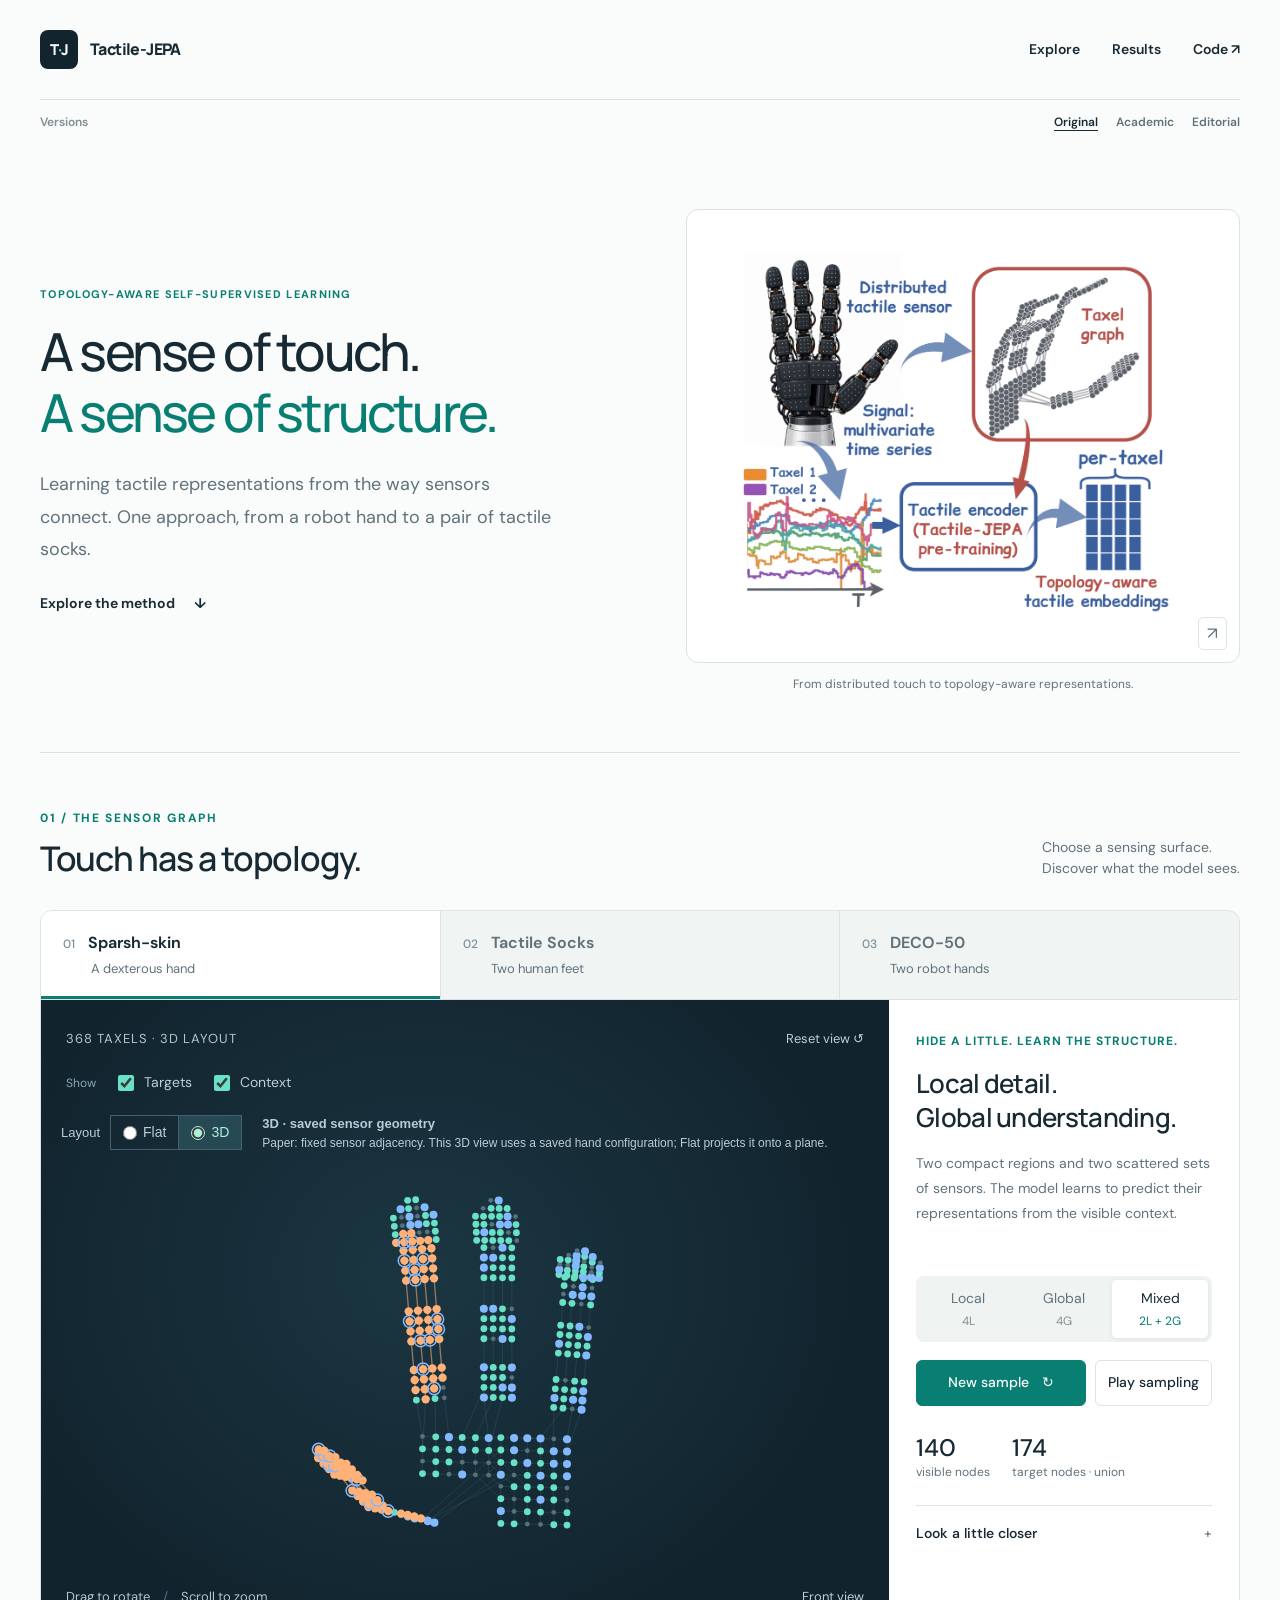
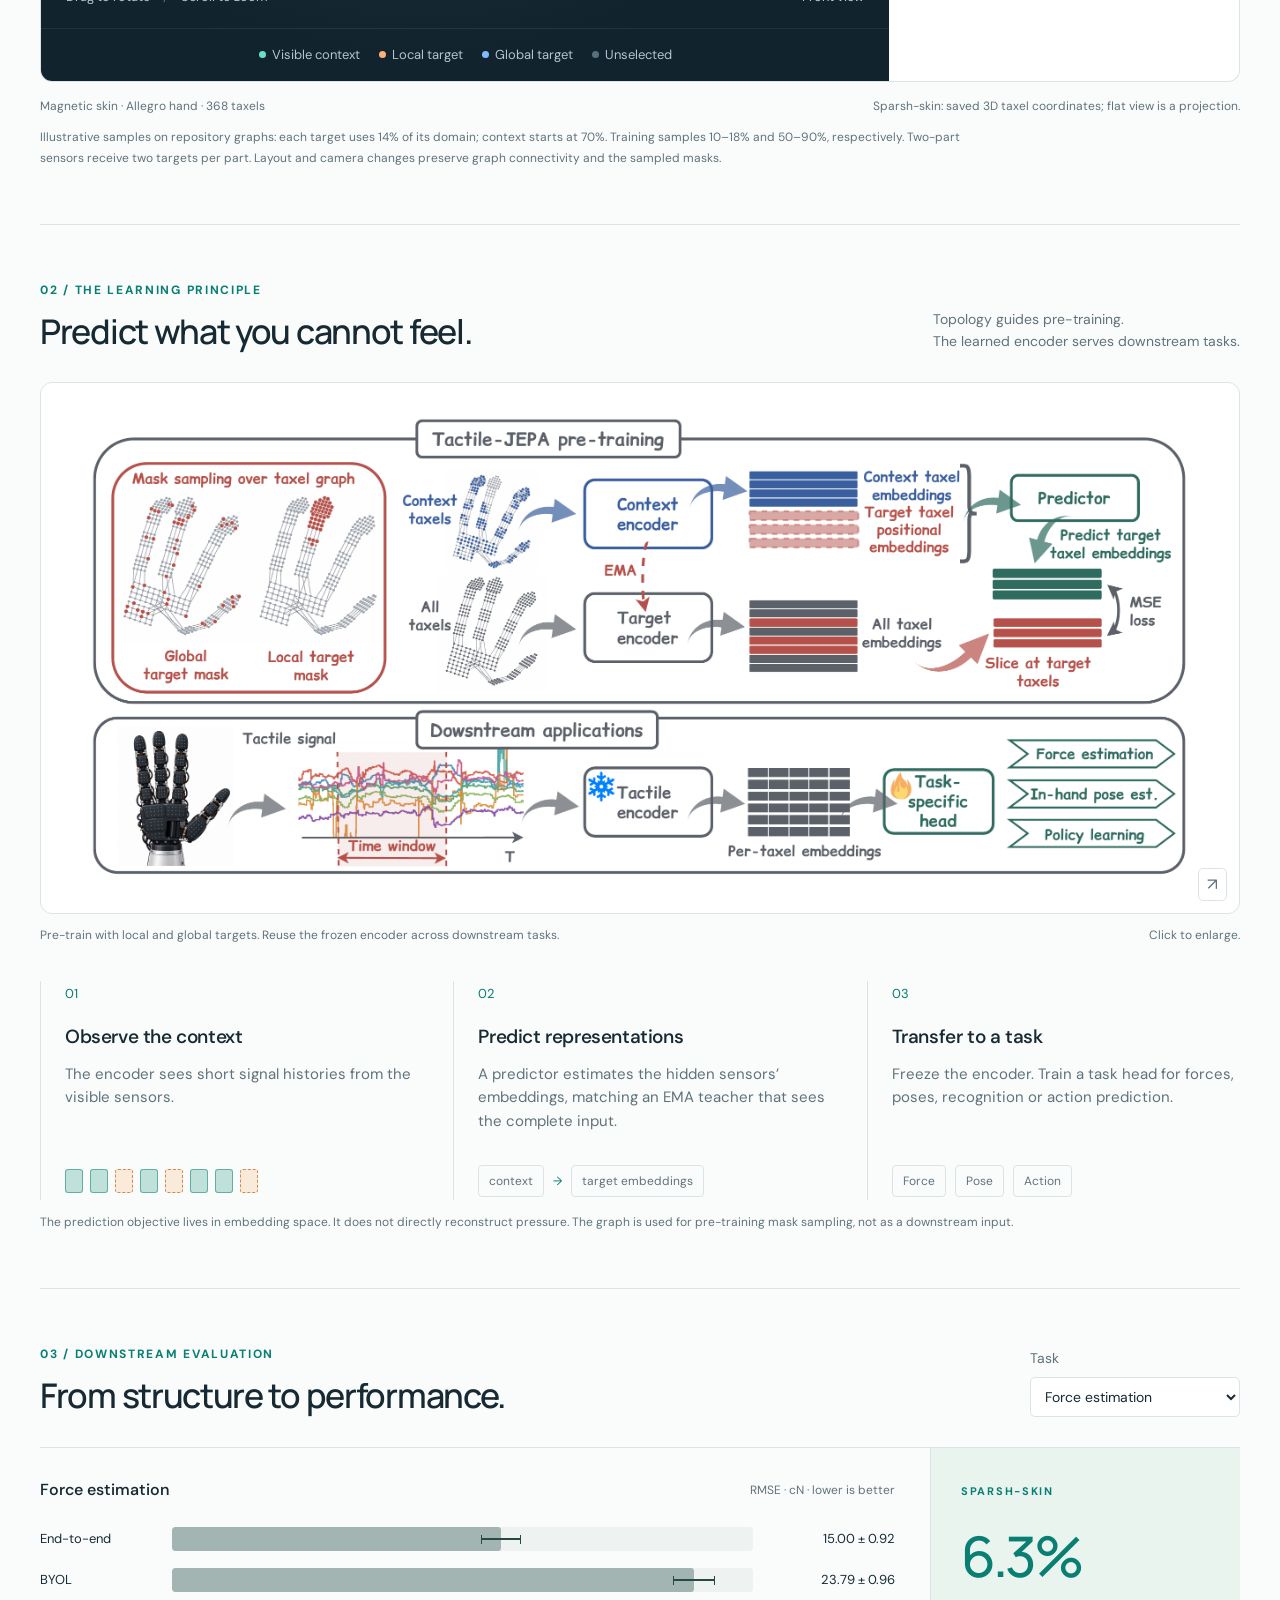
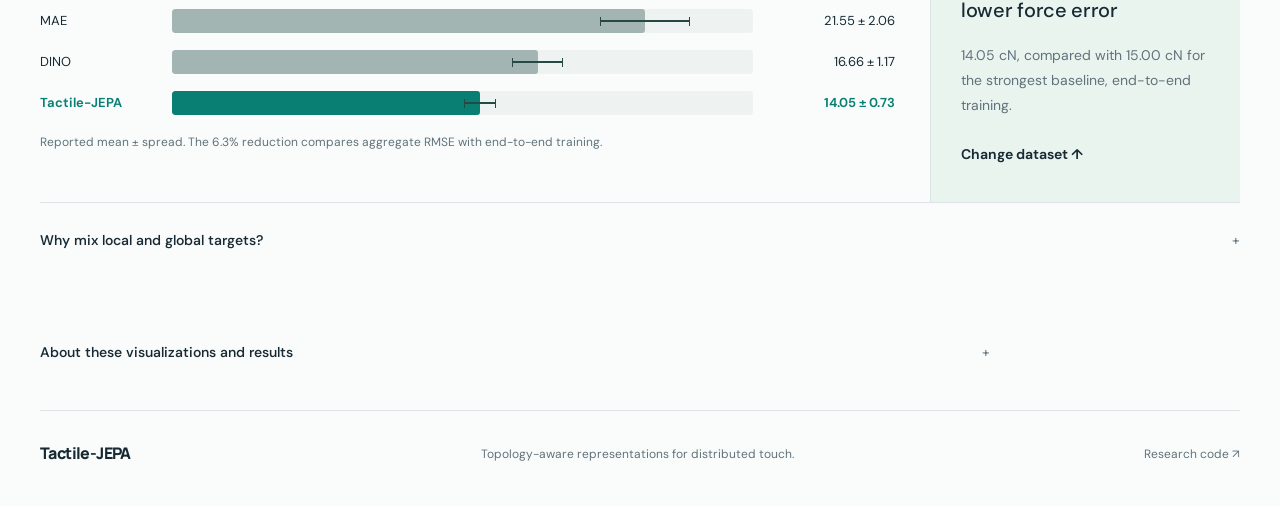
<file: original/index.html>
<!doctype html>
<html lang="en"><head><meta charset="utf-8"><meta name="viewport" content="width=device-width,initial-scale=1"><meta name="description" content="Explore Tactile-JEPA: topology-aware self-supervised learning for distributed tactile sensors. Interactive sensor graphs, local and global masks, and downstream results."><title>Tactile-JEPA · Learning through touch</title><link rel="icon" type="image/svg+xml" href="data:image/svg+xml,%3Csvg xmlns='http://www.w3.org/2000/svg' viewBox='0 0 32 32'%3E%3Crect width='32' height='32' rx='8' fill='%2313212b'/%3E%3Cpath d='M8 23L12 9L24 15L8 23' fill='none' stroke='%235fe0ca' stroke-width='2'/%3E%3Ccircle cx='12' cy='9' r='3' fill='%23ffac79'/%3E%3C/svg%3E"><link rel="stylesheet" href="../style.css"><script src="../app.js" type="module"></script></head>
<body data-edition="original"><header class="site-header"><a class="wordmark" href="#"><span class="mark" aria-hidden="true">T<span>·</span>J</span>Tactile-JEPA</a><nav aria-label="Main navigation"><a href="#explore">Explore</a><a href="#results">Results</a><a href="https://anonymous.4open.science/r/tactile-C4A6/" target="_blank" rel="noopener">Code ↗</a></nav></header><nav class="version-nav" aria-label="Compare website versions"><span>Versions</span><a href="./" aria-current="page">Original</a><a href="../" >Academic</a><a href="../editorial/" >Editorial</a></nav>
<main><section class="intro"><div class="intro-grid"><div class="intro-copy"><p class="eyebrow">TOPOLOGY-AWARE SELF-SUPERVISED LEARNING</p><h1>A sense of touch.<br><em>A sense of structure.</em></h1><p>Learning tactile representations from the way sensors connect. One approach, from a robot hand to a pair of tactile socks.</p><a class="text-link" href="#explore">Explore the method <span>↓</span></a></div><figure class="teaser-figure"><button class="figure-button" data-figure="teaser" aria-label="Enlarge the Tactile-JEPA overview"><img src="../images/teaser.png" width="2400" height="1941" alt="A distributed tactile hand is represented by a taxel graph. Tactile-JEPA pre-training uses graph structure and time-series signals to learn per-taxel embeddings." fetchpriority="high"><span class="figure-expand" aria-hidden="true">↗</span></button><figcaption>From distributed touch to topology-aware representations.</figcaption></figure></div></section>
<section class="explorer section" id="explore" aria-labelledby="explore-heading"><div class="section-top"><div><p class="eyebrow">01 / THE SENSOR GRAPH</p><h2 id="explore-heading">Touch has a topology.</h2></div><p class="section-caption">Choose a sensing surface.<br>Discover what the model sees.</p></div>
<div class="dataset-tabs" role="group" aria-label="Dataset"><button data-dataset="xela" aria-pressed="true"><span class="tab-index">01</span> Sparsh-skin <span class="tab-detail">A dexterous hand</span></button><button data-dataset="socks" aria-pressed="false"><span class="tab-index">02</span> Tactile Socks <span class="tab-detail">Two human feet</span></button><button data-dataset="deco" aria-pressed="false"><span class="tab-index">03</span> DECO-50 <span class="tab-detail">Two robot hands</span></button></div>
<div class="explorer-body"><div class="viewport" id="viewport"><div class="view-top"><span id="geometry-tag">368 TAXELS · 3D GEOMETRY</span><button id="reset-view" class="subtle" title="Reset camera">Reset view ↺</button></div><div class="layer-controls" role="group" aria-label="Graph layers"><span>Show</span><label><input id="show-targets" type="checkbox" checked> Targets</label><label><input id="show-context" type="checkbox" checked> Context</label></div><div class="layout-controls"><fieldset class="layout-switch" aria-describedby="geometry-note"><legend>Layout</legend><label><input type="radio" name="layout" value="flat"> Flat</label><label><input type="radio" name="layout" value="spatial" checked> 3D</label></fieldset><p id="geometry-note" aria-live="polite"></p></div><canvas id="graph" tabindex="0" role="img" aria-label="Interactive tactile sensor graph. Drag to rotate, scroll to zoom. Arrow keys rotate; plus and minus zoom; Home resets."></canvas><div id="load-status" role="status">Loading sensor geometry…</div><div id="hover-info" class="hover-info" hidden></div><div class="view-bottom"><span>Drag to rotate <span class="divider">/</span> Scroll to zoom</span><button class="subtle" id="front-view">Front view</button></div><div class="legend"><span><i class="dot context"></i>Visible context</span><span data-target-legend><i class="dot local"></i>Local target</span><span data-target-legend><i class="dot global"></i>Global target</span><span><i class="dot unused"></i>Unselected</span></div></div>
<aside class="mask-panel"><p class="eyebrow">HIDE A LITTLE. LEARN THE STRUCTURE.</p><h3 id="mode-title">Local detail. <br>Global understanding.</h3><p id="mode-copy">Two compact regions and two scattered sets of sensors. The model learns to predict their representations from the visible context.</p><div class="mode-switch" role="group" aria-label="Target mask strategy"><button data-mode="local" aria-pressed="false">Local<span>4L</span></button><button data-mode="global" aria-pressed="false">Global<span>4G</span></button><button data-mode="mixed" aria-pressed="true">Mixed<span>2L + 2G</span></button></div><div class="sampling-actions"><button id="resample" class="primary">New sample <span aria-hidden="true">↻</span></button><button id="animate" class="secondary" aria-label="Animate mask construction">Play sampling</button></div><div id="mask-stats" class="mask-stats" aria-live="polite"></div><details id="details"><summary>Look a little closer <span>+</span></summary><div class="detail-fields"><label>Context sampling<select id="context"><option value="random">Global random · default</option><option value="connected">Locally connected</option></select></label><label>Inspect a target<select id="target"><option value="all">All four targets</option><option value="0">Target 1</option><option value="1">Target 2</option><option value="2">Target 3</option><option value="3">Target 4</option></select></label><label class="check"><input id="edges" type="checkbox" checked> Show graph edges</label><label class="check"><input id="raw-context" type="checkbox"> Context before removing targets</label><label class="check"><input id="compare" type="checkbox"> Compare strategies side by side</label><p id="context-note" class="fine-print">Targets are removed from context. They may overlap one another.</p></div></details></aside></div>
<div class="graph-footnote"><span id="dataset-description">Magnetic skin · Allegro hand · 368 taxels</span><span id="layout-note">Measured taxel positions</span></div><p class="fine-print sampling-note">Illustrative samples on repository graphs: each target uses 14% of its domain; context starts at 70%. Training samples 10–18% and 50–90%, respectively. Two-part sensors receive two targets per part. Layout and camera changes preserve graph connectivity and the sampled masks.</p></section>
<section class="method section"><div class="section-top"><div><p class="eyebrow">02 / THE LEARNING PRINCIPLE</p><h2>Predict what you cannot feel.</h2></div><p class="section-caption">Topology guides pre-training.<br>The learned encoder serves downstream tasks.</p></div><figure class="pipeline-figure"><button class="figure-button" data-figure="pretrain" aria-label="Enlarge the pre-training and downstream pipeline"><img src="../images/pretrain.png" width="2600" height="1083" alt="Tactile-JEPA pipeline: local and global graph masks select targets. The context encoder and predictor match embeddings from an EMA target encoder. A frozen tactile encoder then supports force, pose and policy heads." loading="lazy"><span class="figure-expand" aria-hidden="true">↗</span></button><figcaption>Pre-train with local and global targets. Reuse the frozen encoder across downstream tasks. <span>Click to enlarge.</span></figcaption></figure><div class="method-steps"><article><span class="step-number">01</span><h3>Observe the context</h3><p>The encoder sees short signal histories from the visible sensors.</p><div class="token-row" aria-hidden="true"><i></i><i></i><i class="dim"></i><i></i><i class="dim"></i><i></i><i></i><i class="dim"></i></div></article><article><span class="step-number">02</span><h3>Predict representations</h3><p>A predictor estimates the hidden sensors’ embeddings, matching an EMA teacher that sees the complete input.</p><div class="embedding" aria-hidden="true"><span>context</span><b>→</b><span>target embeddings</span></div></article><article><span class="step-number">03</span><h3>Transfer to a task</h3><p>Freeze the encoder. Train a task head for forces, poses, recognition or action prediction.</p><div class="task-labels"><span>Force</span><span>Pose</span><span>Action</span></div></article></div><p class="fine-print">The prediction objective lives in embedding space. It does not directly reconstruct pressure. The graph is used for pre-training mask sampling, not as a downstream input.</p></section>
<section class="results section" id="results"><div class="section-top"><div><p class="eyebrow">03 / DOWNSTREAM EVALUATION</p><h2 id="results-heading">From structure to performance.</h2></div><label class="metric-select">Task<select id="metric"></select></label></div><div class="results-layout"><div class="chart-box"><div class="chart-title"><h3 id="chart-title"></h3><span id="chart-unit"></span></div><div id="chart" aria-live="polite"></div><p class="fine-print" id="metric-note"></p></div><aside class="result-insight"><span class="eyebrow" id="result-dataset">SPARSH-SKIN</span><strong id="result-headline">6.3%</strong><h3 id="result-subtitle">lower force error</h3><p id="result-copy">Compared with the strongest baseline in the manuscript. The encoder is frozen during downstream evaluation.</p><a href="#explore" class="text-link">Change dataset ↑</a></aside></div><details class="ablation"><summary>Why mix local and global targets? <span>+</span></summary><p>Single-scale targets favour different tasks. Mixed targets offer a balance. These are training-run results, independent of the sample displayed above.</p><div class="table-scroll"><table><caption>Masking ablation · values reported in the supplied manuscript</caption><thead><tr><th>Target masks</th><th>Force RMSE ↓<small>Sparsh-skin · cN</small></th><th>Position accuracy ↑<small>Sparsh-skin · x, %</small></th><th>Policy RMSE ↓<small>DECO-50 · normalized</small></th></tr></thead><tbody><tr><td>Image-style I-JEPA</td><td>14.99 ± 1.03</td><td>93.50 ± 1.46</td><td>0.4959 ± 0.0083</td></tr><tr><td>4 local</td><td>15.52 ± 1.03</td><td>94.32 ± 1.86</td><td>0.4705 ± 0.0145</td></tr><tr><td>4 global</td><td>15.17 ± 0.96</td><td>95.32 ± 1.65</td><td><b>0.4600 ± 0.0019</b></td></tr><tr class="ours"><td>2 local + 2 global</td><td><b>14.05 ± 0.73</b></td><td><b>95.74 ± 1.05</b></td><td>0.4635 ± 0.0044</td></tr></tbody></table></div><p class="fine-print">Graph variants above use global random context. The I-JEPA reference uses its image-style masking recipe. Ablation and main-table DECO values are reported separately as supplied.</p></details></section>
<section class="source-notes section"><details><summary>About these visualizations and results <span>+</span></summary><p><strong>Tactile-JEPA: Topology-Aware Self-Supervised Representation Learning for Distributed Tactile Sensors.</strong> This research companion uses the supplied Tactile-JEPA manuscript for metrics and repository assets for geometry. Error values are shown with the reported ± spread; they are not confidence intervals. “Collapsed” denotes reported training collapse, not a score of zero.</p><p>Sparsh-skin uses a saved 368-taxel hand geometry and the physical graph builder (bridge_k = 4). Tactile Socks uses the exported 453-sensor physical map and four-neighbour graph; the right foot is mirrored for side-by-side display. DECO uses the exact coarse graph from deco_geometry.py: 264 nodes per hand. Its planar positions describe a canonical layout, not measured 3D anatomy. The optional 3D Socks and DECO views are illustrative deformations of these maps; the flat Sparsh-skin view is a projection of its saved 3D geometry. Both layouts preserve the same graph and masks. The manuscript uses fixed sensor adjacency for mask sampling, not the display coordinates.</p><p>G denotes global random targets (R in experiment identifiers). Mask samples use the repository’s Dijkstra sampler, with fixed illustrative budgets and seeds. Connected context is sampled within each part of paired sensors and can fragment after target removal. This explorer is not a replay of a training batch; alternative controls do not imply an evaluated experiment.</p><p>Recorded episodes and model predictions are not bundled in this version. No synthetic contact signals or robot rollouts are presented as experimental results.</p><a href="../data/provenance.json" download class="text-link">Download data provenance ↓</a></details></section>
</main><dialog id="figure-dialog" aria-labelledby="figure-title"><div class="figure-dialog-header"><h2 id="figure-title">Method overview</h2><div class="figure-dialog-actions"><button id="figure-zoom" class="secondary">Zoom in</button><a id="figure-pdf" class="text-link" href="../images/teaser11.pdf" target="_blank" rel="noopener">PDF ↗</a><button id="figure-close" class="secondary" aria-label="Close enlarged figure">Close ×</button></div></div><div class="figure-scroll"><img id="figure-full" alt=""></div></dialog><footer><a class="wordmark" href="#">Tactile-JEPA</a><p>Topology-aware representations for distributed touch.</p><a href="https://anonymous.4open.science/r/tactile-C4A6/" target="_blank" rel="noopener">Research code ↗</a></footer></body></html>
</file>
<file: variants.css>
*{box-sizing:border-box}html{scroll-behavior:smooth;scroll-padding-top:26px}body{margin:0;color:var(--ink,#161b21);background:#fff;font-size:17px;line-height:1.65;--graph-context:#215a89;--graph-local:#c05b24;--graph-global:#7860b3;--graph-unused:#b5bec5;--graph-edge:#aeb9c280;--graph-label:#344955}button,select,input{font:inherit}a{color:inherit}button,summary,select{cursor:pointer}button:focus-visible,a:focus-visible,summary:focus-visible,select:focus-visible,canvas:focus-visible{outline:2px solid var(--accent,#245d91);outline-offset:4px}button:disabled,select:disabled{opacity:.4;cursor:default}button{transition:background .12s}h1,h2,h3,p,figure{margin-top:0}.version-nav{display:flex;align-items:center;justify-content:flex-end;gap:18px;font:13px/1.5 Arial,sans-serif;padding:14px 0;border-bottom:1px solid #ddd;max-width:1160px;margin:auto;color:#667078}.version-nav>span{margin-right:auto}.version-nav a{text-decoration:none}.version-nav a[aria-current=page]{color:#15191c;text-decoration:underline;text-underline-offset:4px}.figure-button{display:block;position:relative;background:#fff;border:0;padding:0;width:100%;cursor:zoom-in}.figure-button img{display:block;width:100%;height:auto}.figure-expand{position:absolute;right:10px;bottom:10px;background:#fff;border:1px solid #aaa;line-height:1;padding:6px;font:16px Arial,sans-serif}figcaption{font-size:14px;line-height:1.55;margin-top:12px;color:#555}.fine-print{font-size:13px;line-height:1.6;color:#626971;margin:14px 0 0}.eyebrow{font:12px/1.5 Arial,sans-serif;letter-spacing:.7px;color:#626971}.section-top{display:flex;align-items:end;justify-content:space-between;gap:24px;margin-bottom:22px}.section-top h2{margin:0}.section-top .eyebrow{margin-bottom:8px}.section-caption{font-size:14px;margin:0;color:#626971}.dataset-tabs{display:flex;gap:0}.dataset-tabs button{border:1px solid #c4c8cc;background:#f8f9fa;padding:12px 18px;color:#49535c;font:15px/1.4 Arial,sans-serif}.dataset-tabs button[aria-pressed=true]{background:#e6edf4;color:#173d64;border-color:#6080a1}.tab-index{font-size:12px;opacity:.65;margin-right:6px}.tab-detail{display:block;font-size:12px;font-weight:400;margin-top:3px}.explorer-body{display:grid;grid-template-columns:minmax(0,1fr) 290px;border:1px solid #c4c8cc;background:white}.viewport{min-width:0;position:relative;background:var(--plot-bg,#fafbfc);display:flex;flex-direction:column;min-height:550px;color:#53616d}.view-top,.view-bottom{display:flex;align-items:center;justify-content:space-between;gap:12px;padding:16px 20px;font:12px/1.5 Arial,sans-serif}.view-top{padding-bottom:0}.subtle{font:13px Arial,sans-serif;background:transparent;color:inherit;border:0;padding:7px 0}.layer-controls{display:flex;align-items:center;gap:20px;padding:14px 20px 0;font:14px Arial,sans-serif;position:relative;z-index:1}.layer-controls>span{font-size:12px;color:#77818a}.layer-controls label{display:flex;align-items:center;gap:6px;cursor:pointer}.layer-controls input,input[type=checkbox]{accent-color:var(--accent,#265d8a);width:16px;height:16px}.layer-controls label:has(input:checked){color:var(--ink,#1d2833)}#graph{width:100%;height:410px;min-height:320px;flex:1;touch-action:none;cursor:grab;display:block}#graph:active{cursor:grabbing}.view-bottom{padding-top:0}.divider{padding:0 7px;opacity:.5}.legend{display:flex;justify-content:center;gap:9px 15px;flex-wrap:wrap;padding:14px 12px;border-top:1px solid #d7dce0;font:12px/1.5 Arial,sans-serif}.legend span{display:flex;align-items:center;gap:5px}.dot{display:inline-block;width:7px;height:7px;border-radius:50%}.dot.context{background:var(--graph-context)}.dot.local{background:var(--graph-local)}.dot.global{background:var(--graph-global)}.dot.unused{background:var(--graph-unused)}.targets-hidden [data-target-legend]{opacity:.3}#load-status{position:absolute;top:48%;left:5%;right:5%;text-align:center;font-size:14px}.hover-info{position:absolute;pointer-events:none;max-width:240px;background:#fff;border:1px solid #bbc4cb;color:#243645;box-shadow:0 3px 8px #0001;padding:9px 12px;z-index:4;font:12px/1.5 Arial,sans-serif}.mask-panel{padding:24px 20px;border-left:1px solid #d7dce0;font:14px/1.7 Arial,sans-serif}.mask-panel .eyebrow{margin:0 0 12px}.mask-panel h3{font:600 19px/1.4 Arial,sans-serif;margin:0 0 13px}.mask-panel>p:not(.eyebrow){color:#58636d;font-size:14px}.mode-switch{display:flex;gap:0;margin:20px 0 16px}.mode-switch button{flex:1;background:#fff;border:1px solid #c2cad0;padding:8px 2px;font:14px/1.4 Arial,sans-serif}.mode-switch button+button{border-left:0}.mode-switch button[aria-pressed=true]{background:#e6edf4;color:#143c61}.mode-switch button span{display:block;font-size:12px;opacity:.7;margin-top:3px}.sampling-actions{display:flex;gap:8px}.primary,.secondary{font:14px/1.4 Arial,sans-serif;padding:9px 12px;border:1px solid #aeb9c2;background:white;color:#253b4c}.primary{background:#edf2f6}.primary:hover,.secondary:hover{background:#e3eaf0}.mask-stats{display:flex;gap:22px;margin:24px 0 20px;font:12px/1.5 Arial,sans-serif;color:#58636d}.mask-stats strong{display:block;font-size:24px;color:#1e2c38;font-weight:500}.mask-stats span{display:block}details{border-top:1px solid #d2d7db}summary{display:flex;align-items:center;justify-content:space-between;gap:16px;padding:15px 0;list-style:none;font:15px/1.5 Arial,sans-serif}summary::-webkit-details-marker{display:none}details[open]>summary>span{transform:rotate(45deg)}.detail-fields{display:flex;flex-direction:column;gap:14px;padding:5px 0 15px}.detail-fields label:not(.check){display:flex;flex-direction:column;gap:6px}.check{display:flex;align-items:center;gap:8px}.check input{flex-shrink:0}select{font:14px Arial,sans-serif;padding:9px 28px 9px 9px;background:#fff;border:1px solid #abb7c1;color:#243b4c;max-width:100%}.graph-footnote{display:flex;justify-content:space-between;gap:20px;margin-top:14px;font:12px/1.5 Arial,sans-serif;color:#65717a}.metric-select{font:14px/1.5 Arial,sans-serif;display:flex;flex-direction:column;gap:6px;min-width:220px}.results-layout{display:grid;grid-template-columns:minmax(0,1fr) 240px;gap:34px}.chart-box{min-width:0}.chart-title{display:flex;align-items:start;justify-content:space-between;gap:20px;margin-bottom:22px}.chart-title h3{font:600 17px/1.5 Arial,sans-serif;margin:0}.chart-title>span{font:12px/1.5 Arial,sans-serif;color:#64717a;text-align:right}.bar-row{display:grid;grid-template-columns:112px minmax(0,1fr) 130px;align-items:center;gap:12px;margin:15px 0;font:13px/1.5 Arial,sans-serif}.bar-track{height:21px;position:relative;background:#f0f1f3}.bar{height:100%;background:#bac2ca}.ours .bar{background:var(--accent,#315f8d)}.bar-row.ours{font-weight:600}.bar-value{text-align:right;white-space:nowrap;font-variant-numeric:tabular-nums}.bar-whisker{position:absolute;height:2px;top:10px;background:#26374b}.bar-whisker:before,.bar-whisker:after{content:'';position:absolute;top:-4px;width:1px;height:10px;background:#26374b}.bar-whisker:after{right:0}.collapsed .bar-track{background:repeating-linear-gradient(135deg,#f2f3f5,#f2f3f5 5px,#e3e6ea 5px,#e3e6ea 6px)}.result-insight{font:15px/1.6 Arial,sans-serif}.result-insight strong{font-size:38px;font-weight:500}.result-insight .eyebrow{display:block}.result-insight h3{font-size:17px;font-weight:500}.text-link{font:14px Arial,sans-serif}.table-scroll{overflow:auto}table{border-collapse:collapse;width:100%;font-size:14px;line-height:1.5;text-align:right}caption{text-align:left;font:13px/1.5 Arial,sans-serif;padding:12px 0;color:#636b74}th,td{border-bottom:1px solid #d5d9dd;padding:13px 10px}th{font-weight:600}th small{display:block;font-weight:400;font-size:12px;color:#5e6973}td:first-child,th:first-child{text-align:left}tr.ours{background:#f1f5f8}.ablation{margin-top:28px}.ablation>p{font-size:15px}.source-notes{margin-top:50px}.source-notes p{font-size:14px}.source-notes .fine-print{font-size:13px}#figure-dialog{width:calc(100vw - 40px);max-width:1500px;max-height:calc(100dvh - 40px);padding:0;border:1px solid #a8b3bd;background:white;color:#243340}#figure-dialog::backdrop{background:#0c1821c9}.figure-dialog-header{display:flex;justify-content:space-between;align-items:center;gap:20px;padding:18px 22px;border-bottom:1px solid #d4d9de}.figure-dialog-header h2{font:500 20px/1.4 Arial,sans-serif;margin:0}.figure-dialog-actions{display:flex;align-items:center;gap:18px}.figure-scroll{padding:20px;overflow:auto;max-height:calc(100dvh - 140px)}.figure-scroll img{display:block;max-width:100%;max-height:calc(100dvh - 185px);width:auto;height:auto;margin:auto}.figure-scroll.zoomed img{max-width:none;max-height:none;margin:0}body:has(dialog[open]){overflow:hidden}@media(max-width:900px){.version-nav{margin-left:24px;margin-right:24px}.explorer-body{grid-template-columns:1fr}.mask-panel{border-left:0;border-top:1px solid #d2d9df}.viewport{min-height:470px}#graph{height:340px}.results-layout{grid-template-columns:1fr}.result-insight{border-top:1px solid #ddd;padding-top:24px}.section-caption{display:none}.graph-footnote{flex-direction:column;gap:3px}.bar-row{grid-template-columns:95px minmax(0,1fr) 118px;gap:8px}.layer-controls{font-size:14px}.dataset-tabs button{flex:1;padding:12px 8px}.tab-detail{font-size:12px}.tab-index{display:none}}@media(max-width:560px){.version-nav{margin:0 18px;gap:14px}.section-top{flex-direction:column;align-items:stretch;gap:20px}.tab-detail{display:none}.dataset-tabs button{font-size:13px}.bar-row{font-size:12px;grid-template-columns:86px minmax(0,1fr) 111px;gap:6px}.graph-footnote{font-size:12px}.chart-title{display:block}.chart-title>span{display:block;margin-top:6px;text-align:left}.figure-dialog-header{flex-direction:column;align-items:stretch;padding:14px}.figure-dialog-actions{justify-content:space-between}.figure-dialog-header h2{font-size:17px}.figure-scroll{padding:10px;max-height:calc(100dvh - 175px)}.figure-scroll img{max-height:calc(100dvh - 215px)}th,td{padding:10px 8px}.mask-panel{padding:22px 18px}.legend{gap:9px 12px;font-size:11px}.view-top,.view-bottom{padding-left:16px;padding-right:16px}.layer-controls{padding-left:16px}.metric-select{min-width:0}}@media(prefers-reduced-motion:reduce){html{scroll-behavior:auto}*{transition:none!important}}

.layout-controls{display:flex;align-items:center;gap:12px 20px;padding:15px 20px 4px;flex-wrap:wrap;font:14px/1.5 Arial,sans-serif}.layout-switch{display:flex;gap:0;align-items:center;flex-shrink:0;border:0;padding:0;margin:0;min-width:0}.layout-switch legend{float:left;margin-right:10px;padding:7px 0;font-size:13px}.layout-switch label{display:flex;flex-direction:row;align-items:center;gap:6px;padding:6px 12px;border:1px solid var(--layout-border,#b8c3cb);cursor:pointer;font:14px/1.5 Arial,sans-serif;color:inherit}.layout-switch label+label{border-left:0}.layout-switch label:has(input:checked){background:var(--layout-active,#e4edf5);color:var(--layout-ink,#183e61)}.layout-switch input{accent-color:var(--layout-ink,#183e61);width:14px;height:14px;margin:0}.layout-switch input:focus-visible{outline:2px solid currentColor;outline-offset:3px}#geometry-note{flex:1;min-width:220px;margin:0;font:12px/1.5 Arial,sans-serif;color:inherit}#geometry-note strong{display:block;font-weight:600;font-size:13px}@media(max-width:560px){.layout-controls{padding:14px 16px 5px;gap:8px}#geometry-note{flex-basis:100%;min-width:0}}
</file>
<file: academic/style.css>
body{font-family:Georgia,'Times New Roman',serif;--accent:#244c9a;--ink:#172331;--graph-context:#9aa9b2;--graph-unused:#dae0e5;--graph-edge:#b4c0ca65;--graph-local:#c05616;--graph-global:#275cc1;color:var(--ink);line-height:1.65}.paper{max-width:1140px;margin:auto;padding:0 28px 28px}h1,h2,h3{color:#172331}.paper-header{text-align:center;max-width:1030px;margin:24px auto 28px}.paper-header h1{margin:0 0 14px;font-family:Arial,Helvetica,sans-serif;font-weight:550}.paper-name{display:block;font-size:40px;line-height:1.12;letter-spacing:-1.2px;margin-bottom:8px}.paper-title{display:block;font-size:24px;line-height:1.25;letter-spacing:-.4px}.author-line{display:flex;justify-content:center;gap:9px 25px;flex-wrap:wrap;margin:13px 0 2px;font:16px/1.5 Arial,sans-serif}.author-line sup{font-size:10px;color:#617084;margin-left:3px}.affiliations{display:flex;justify-content:center;gap:16px;flex-wrap:wrap;font:12px/1.5 Arial,sans-serif;color:#657182;margin:0 0 12px}.resource-row{display:flex;justify-content:center;align-items:center;gap:24px;margin:12px 0 16px}.sber-logo{width:111px;height:auto;object-fit:contain}.paper-links{display:flex;gap:9px}.paper-links a{display:inline-flex;align-items:center;gap:7px;text-decoration:none;border:1px solid #c8d1dc;border-radius:5px;padding:6px 12px;font:14px/1.5 Arial,sans-serif;color:#233b60;background:#fff}.paper-links a:hover{border-color:#244c9a;background:#f3f6fa}.paper-links img{width:18px;height:18px}.abstract{max-width:890px;margin:0 auto;text-align:left;font-size:16px;line-height:1.55;color:#4a5663}.abstract strong{color:#233347;font-weight:600}.skip-link{position:absolute;left:20px;top:-100px}.skip-link:focus{top:10px;z-index:20;background:white;padding:12px}.explore-intro{display:flex;justify-content:space-between;align-items:center;gap:20px;margin-bottom:15px}.explore-intro h2{font:600 23px/1.3 Arial,sans-serif;margin:0 0 6px}.explore-intro p{font:14px/1.5 Arial,sans-serif;color:#667381;margin:0}.explore-intro strong{font-weight:400;color:#34465b}.method-link{font:14px Arial,sans-serif;color:#244c9a;white-space:nowrap;text-underline-offset:4px}.study-frame{border:1px solid #c9d1da;border-radius:7px;background:white}.dataset-bar{position:sticky;top:0;z-index:5;display:flex;align-items:center;gap:17px;padding:0 18px;background:#f5f7fa;border-bottom:1px solid #c9d1da;border-radius:7px 7px 0 0;font-family:Arial,sans-serif}.dataset-label{font-size:12px;color:#667587}.dataset-tabs{display:flex;flex:1;gap:4px;min-width:0}.dataset-tabs button{position:relative;flex:1;border:0;border-bottom:3px solid transparent;border-radius:0;background:none;padding:13px 10px 11px;text-align:left;font:600 15px/1.3 Arial,sans-serif;color:#596a7e}.dataset-tabs button[aria-pressed=true]{background:#eaf0f9;color:#183b76;border-color:#244c9a}.dataset-tabs button:hover{background:#eaf0f7}.tab-detail{display:block;font-size:11px;font-weight:400;margin-top:4px;color:#6f7e91}.results-jump{color:#244c9a;text-decoration:none;font-size:13px;white-space:nowrap}.explorer-body{grid-template-columns:minmax(0,1fr) 285px;border:0}.viewport{background:#fbfcfe;min-height:0;overflow:hidden;border-bottom:1px solid #dce3eb}.view-top{font-size:11px;padding:13px 18px 6px;letter-spacing:.3px}.subtle{font-size:12px;color:#53657a}.graph-toolbar{display:flex;align-items:center;justify-content:space-between;gap:10px;padding:5px 18px}.layout-switch{display:flex;align-items:center;min-width:0;margin:0;padding:0;border:0;font:12px Arial,sans-serif}.layout-switch legend{float:left;margin:0 9px 0 0;padding:5px 0;color:#667587}.layout-switch label{border:1px solid #cbd5e1;display:flex;align-items:center;gap:5px;padding:4px 7px;font:12px/1.5 Arial,sans-serif;background:white;color:#52647a;cursor:pointer}.layout-switch label+label{border-left:0}.layout-switch label:has(input:checked){color:#214682;background:#eaf0f9}.layout-switch input{width:12px;height:12px;accent-color:#244c9a}.layer-controls{gap:13px;padding:0;font:12px Arial,sans-serif}.layer-controls input{width:13px;height:13px;accent-color:#244c9a}#graph{height:340px;min-height:260px;flex:initial}.view-bottom{padding:3px 18px 11px;font-size:11px}.legend{border-top:0;justify-content:flex-start;padding:9px 18px;gap:9px 16px;font-size:12px;background:#f0f3f7}.legend .target-key{gap:6px}.legend .shape{width:9px;height:9px;display:inline-block;border-radius:50%;background:var(--target-color)}.legend .shape.global{border-radius:1px;transform:rotate(45deg)}.legend .context-key i{background:#9aa9b2}.legend .unselected-key i{background:#dae0e5;border:1px solid #a8b5c0}.legend .target-key.dimmed{opacity:.28}#geometry-note{padding:10px 18px 12px;margin:0;font:11px/1.5 Arial,sans-serif;color:#728095;background:#fbfcfe}#geometry-note strong{font-size:11px;display:inline;color:#53667b;margin-right:4px}.mask-panel{padding:20px 19px;border-left:1px solid #dce3eb;border-bottom:1px solid #dce3eb;background:#fff;font:14px/1.5 Arial,sans-serif}.panel-kicker{font:10px/1.5 Arial,sans-serif;letter-spacing:1px;color:#738299;margin:0 0 7px}.mask-panel h3{font:600 18px/1.35 Arial,sans-serif;margin:0 0 9px}.mask-panel #mode-copy{font:13px/1.55 Arial,sans-serif;color:#637288;margin:0 0 18px}.play-button{display:flex;align-items:center;justify-content:center;gap:11px;width:100%;min-height:47px;background:#244c9a;color:white;border:1px solid #244c9a;border-radius:5px;font:600 15px/1.3 Arial,sans-serif;box-shadow:0 3px 7px #244c9a20;transition:background .15s,transform .15s,box-shadow .15s}.play-button::before{content:'▶';font-size:13px}.play-button.is-playing::before{content:'■'}.play-button:hover:not(:disabled){background:#163c82;box-shadow:0 4px 12px #244c9a35;transform:translateY(-1px)}.play-button:disabled{opacity:.5}.sampling-status{font:11px/1.45 Arial,sans-serif;color:#708098;min-height:30px;margin:8px 0 14px}.mask-presets{margin:0;padding:0;border:0;min-width:0}.mask-presets legend{font:12px Arial,sans-serif;color:#667587;padding:0}.mode-switch{margin:8px 0 15px;gap:6px}.mode-switch button,.mode-switch button+button{border:1px solid #d4dce6;border-radius:4px;background:#fff;padding:8px 2px;font-size:13px;color:#53647a}.mode-switch button[aria-pressed=true]{border-color:#7292c4;background:#edf2fa;color:#1f4788}.mode-switch button span{font-size:11px}.sampling-actions{display:flex;gap:12px;align-items:center;justify-content:space-between}.secondary{font:12px/1.5 Arial,sans-serif;padding:6px 9px;border:1px solid #d2dbe6;border-radius:4px;color:#465b75}.customize-button{border:0;padding:4px 0;background:none;color:#45617f;font:12px/1.4 Arial,sans-serif;text-align:right}.customize-button:hover{text-decoration:underline;text-underline-offset:3px}.customize-button span{display:block;color:#8693a3;font-size:10px}.mask-stats{margin:22px 0 10px;padding-top:14px;border-top:1px solid #e1e6ee;gap:24px;font-size:11px}.mask-stats strong{font-size:24px;font-weight:400;color:#32465e}.control-note{font-size:11px;color:#7c8999;line-height:1.6;margin:0}.graph-footnote{margin-top:9px;gap:15px;font-size:11px;color:#7c8999}.sampling-note{font:11px/1.5 Arial,sans-serif;margin:4px 0 0;color:#7c8999}.results{padding:22px 24px 24px;scroll-margin-top:85px}.results .section-top{gap:20px;margin:0 0 4px}.results .eyebrow{font-size:10px;letter-spacing:.8px;margin:0 0 6px;color:#7b8797}.results h2{font:600 21px/1.3 Arial,sans-serif;margin:0}.results-label{font-weight:400;font-size:15px;color:#738094}.results-context{font:12px/1.5 Arial,sans-serif;color:#7b8797;margin:8px 0 25px}.metric-select{font-size:12px;gap:3px;min-width:205px}.metric-select select{font-size:13px;padding:7px 26px 7px 9px;border:1px solid #c3cedc;border-radius:4px}.results-layout{display:grid;grid-template-columns:minmax(0,1fr) 220px;gap:35px}.chart-title{gap:12px;margin-bottom:19px}.chart-title h3{font-size:16px}.chart-title>span{font-size:11px}.bar-row{grid-template-columns:106px minmax(0,1fr) 127px;font-size:12px;gap:10px;margin:12px 0}.bar-track{height:20px;background:#f0f3f7;border-radius:2px}.bar{background:#b6c2d2;border-radius:2px}.ours .bar{background:#315aa0}.bar-whisker{background:#162a47}.bar-whisker:before,.bar-whisker:after{background:#162a47}.result-insight{display:block;border-left:1px solid #dce3eb;padding:0 0 0 23px;font:13px/1.6 Arial,sans-serif;color:#64758a}.result-insight strong{font-size:34px;line-height:1.2;font-weight:500;color:#244c9a;letter-spacing:-1px}.result-insight h3{font-size:14px;margin:5px 0 12px;color:#344b6a}.result-insight p{margin:0}.results .fine-print{font:11px/1.5 Arial,sans-serif;color:#7b8797}.paper-section{margin:44px 0}.paper-section h2,.ablation h2{font:600 24px/1.4 Arial,sans-serif;margin-bottom:16px}.paper-section>p{max-width:880px;margin:15px auto;font-size:17px}.pipeline-figure{margin:24px 0}.pipeline-figure figcaption{max-width:850px;text-align:center;margin:10px auto;font-size:13px}.pipeline-figure figcaption span{display:none}.teaser-figure{max-width:490px;margin:32px auto 45px}.teaser-figure figcaption{font-size:13px;text-align:center}.dataset-table{font-family:Arial,sans-serif;text-align:left}.dataset-table th,.dataset-table td{text-align:left}.dataset-table{min-width:570px}.ablation{margin-top:45px;border-top:0}.ablation>p{font-size:16px}.ablation table{font-family:Arial,sans-serif;min-width:680px}.ablation .fine-print{font:12px/1.5 Arial,sans-serif}.paper-footer{margin-top:45px;border-top:1px solid #d7dee7;padding:22px 0 0;display:flex;gap:22px;font:13px Arial,sans-serif;color:#738094}.paper-footer span{margin-right:auto}.paper-footer a{color:#365b90}.hover-info{border-radius:4px;font-size:12px;background:#fff;z-index:6}.study-frame [aria-pressed=true]{transition:none}#sampling-dialog{width:min(520px,calc(100vw - 32px));max-height:calc(100dvh - 32px);overflow:auto;padding:24px;border:1px solid #c3cedb;border-radius:8px;box-shadow:0 20px 80px #17233130;color:#24364e;font-family:Arial,sans-serif}#sampling-dialog::backdrop{background:#1c2c4466;backdrop-filter:blur(2px)}.settings-header{display:flex;align-items:center;justify-content:space-between;gap:15px}.settings-header h2{font:600 22px/1.3 Arial,sans-serif;margin:3px 0 0}.dialog-close{font-size:27px;color:#68798d;border:0;background:none;padding:0 5px}.settings-intro{font:14px/1.6 Arial,sans-serif;color:#708097;margin:15px 0 20px}.detail-fields{padding:0;gap:20px}.detail-fields fieldset{border:0;border-top:1px solid #dae1eb;padding:14px 0 0;display:flex;flex-direction:column;gap:15px;margin:0}.detail-fields legend{font-size:12px;font-weight:600;padding-right:12px;color:#415877}.detail-fields label{font-size:14px}.detail-fields select{border:1px solid #bcc9d8;border-radius:4px;font-size:14px}.settings-footer{display:flex;align-items:center;justify-content:space-between;border-top:1px solid #dae1eb;padding-top:18px;margin-top:20px;font-size:12px;color:#7a889a}.settings-footer .primary{background:#244c9a;color:white;border-radius:4px;padding:8px 21px}.settings-footer .primary:hover{background:#173d83}body:has(#sampling-dialog[open]){overflow:hidden}
@media(max-width:850px){.paper{padding:0 18px 24px}.paper-title{font-size:21px}.paper-name{font-size:35px}.author-line{font-size:14px;gap:7px 17px}.explorer-body{grid-template-columns:1fr}.mask-panel{border-left:0;display:grid;grid-template-columns:1fr 1fr;gap:0 24px}.mask-panel .panel-kicker,.mask-panel h3,.mask-panel #mode-copy{display:none}.mask-panel .play-button{grid-column:1;grid-row:1}.sampling-status{grid-column:1;grid-row:2;margin-bottom:0}.mask-presets{grid-column:2;grid-row:1 / 3}.mask-presets .mode-switch{margin-bottom:0}.sampling-actions{grid-column:1;grid-row:3;margin-top:12px}.mask-stats{grid-column:2;grid-row:3;margin:12px 0 0;padding-top:0;border:0}.mask-stats strong{font-size:21px}.control-note{display:none}.viewport{grid-row:2}#graph{height:330px}.results-layout{grid-template-columns:1fr}.result-insight{border-left:0;border-top:1px solid #dce3eb;padding:18px 0 0}.result-insight strong{font-size:28px}.result-insight h3{display:inline;margin-left:8px}.result-insight p{margin-top:8px}.dataset-bar{padding:0 12px;gap:8px}.dataset-label{display:none}.tab-detail{font-size:10px}.results-jump{font-size:12px}.results{padding:20px 18px}.graph-footnote{flex-direction:column;gap:3px}}
@media(max-width:540px){.paper-header{margin-top:22px;margin-bottom:25px}.paper-name{font-size:33px}.paper-title{font-size:18px;line-height:1.3}.desktop-break{display:none}.author-line{font-size:13px;gap:5px 13px;margin-top:12px}.affiliations{font-size:10px;gap:10px;margin-top:6px}.resource-row{gap:20px;margin:12px 0}.sber-logo{width:97px}.paper-links a{font-size:12px;padding:5px 10px}.abstract{font-size:14px;line-height:1.55}.explore-intro{gap:10px;align-items:start}.explore-intro h2{font-size:20px}.explore-intro p{font-size:12px}.method-link{font-size:11px;line-height:1.4;max-width:65px;white-space:normal}.dataset-bar{padding:0 6px;gap:4px}.dataset-tabs{gap:0}.dataset-tabs button{padding:11px 6px 9px;font-size:12px;text-align:center}.tab-detail{display:none}.results-jump{font-size:11px;padding:0 7px}.mask-panel{gap:0 14px;padding:16px 13px}.play-button{font-size:13px;min-height:42px;gap:7px}.sampling-status{font-size:10px;margin-top:6px}.mask-presets legend{font-size:11px}.mode-switch{gap:3px;margin-top:5px}.mode-switch button{font-size:11px;padding:5px 0}.mode-switch button span{font-size:9px}.sampling-actions{gap:7px}.secondary,.customize-button{font-size:10px}.customize-button span{font-size:9px}.mask-stats{gap:13px;font-size:9px;justify-content:space-between}.mask-stats strong{font-size:19px}.view-top{padding-left:13px;padding-right:13px;font-size:9px}.graph-toolbar{padding:4px 13px;gap:8px}.layout-switch{font-size:11px}.layout-switch label{font-size:11px;padding:4px 6px}.layer-controls{font-size:11px;gap:8px}.layer-controls label{gap:4px}#graph{height:305px}.view-bottom{padding-left:13px;padding-right:13px;font-size:10px}.legend{padding:9px 13px;gap:8px 13px;font-size:10px}#geometry-note{padding:10px 13px;font-size:10px}#geometry-note strong{font-size:10px}.results{padding:18px 13px;scroll-margin-top:60px}.results .section-top{flex-direction:column;align-items:stretch;gap:10px}.results h2{font-size:19px}.results-label{display:block;font-size:13px;margin-top:2px}.metric-select{flex-direction:row;align-items:center;gap:10px;min-width:0}.metric-select select{flex:1;min-width:0}.results-context{font-size:11px;margin-bottom:20px}.chart-title h3{font-size:15px}.bar-row{grid-template-columns:83px minmax(0,1fr) 105px;gap:6px;font-size:10px}.bar-track{height:18px}.bar-whisker{top:9px}.result-insight h3{font-size:13px}.paper-section h2,.ablation h2{font-size:23px}.paper-section>p{font-size:16px}.graph-footnote,.sampling-note{font-size:10px}.settings-header h2{font-size:20px}#sampling-dialog{padding:20px}.settings-intro{font-size:13px}.paper-footer{font-size:12px}}
@media(prefers-reduced-motion:reduce){.play-button{transition:none}.play-button:hover{transform:none}}

.mask-panel p.panel-kicker{font:10px/1.5 Arial,sans-serif;color:#738299}.mask-panel p.sampling-status{font:11px/1.45 Arial,sans-serif;color:#708098;margin:8px 0 14px}.mask-panel p.control-note{font:11px/1.6 Arial,sans-serif;color:#7c8999}.mode-switch button{white-space:nowrap}@media(max-width:850px){.mask-panel p.sampling-status{margin-bottom:0}}@media(max-width:540px){.mask-panel p.sampling-status{font-size:10px;margin-top:6px;min-height:0}}
</file>
<file: academic/paper.css>
:root{--paper-ink:#202020;--paper-muted:#666;--paper-rule:#b8b8b8;--paper-soft-rule:#d5d5d5;--paper-link:#185a87;--graph-context:#a0a6aa;--graph-unused:#dedfdf;--graph-edge:#92999d80;--graph-local:#974c3e;--graph-global:#426779;--graph-label:#454545}
body{color:var(--paper-ink);background:#fff;font:17px/1.62 Georgia,"Times New Roman",serif}
h1,h2,h3{color:var(--paper-ink);font-family:Georgia,"Times New Roman",serif}
.paper-header{max-width:980px;margin-top:32px;margin-bottom:25px}
.paper-header h1{font:600 30px/1.28 Georgia,"Times New Roman",serif;letter-spacing:0}
.paper-name{font:inherit;letter-spacing:inherit}.paper-name::after{content:": "}.paper-title{font:inherit;letter-spacing:inherit}
.author-line{font:16px/1.55 Georgia,"Times New Roman",serif}.affiliations{font:13px/1.5 Georgia,"Times New Roman",serif;color:#444}
.affiliation-brand{margin-top:8px}.affiliation-brand .sber-logo{width:105px}
.paper-overview{max-width:980px;grid-template-columns:minmax(250px,.78fr) minmax(0,1.4fr);gap:38px;margin-bottom:30px}
.paper-overview .teaser-figure{max-width:350px}.paper-overview figcaption{font:13px/1.5 Georgia,"Times New Roman",serif;color:#555}
.overview-text h2{font:600 22px/1.35 Georgia,"Times New Roman",serif;text-align:left;margin-bottom:8px}
.overview-text .abstract{font:16px/1.58 Georgia,"Times New Roman",serif;color:#252525}
.overview-text .paper-links{justify-content:flex-start;gap:17px;margin-top:15px}
.paper-links a{padding:2px 0;border:0;border-radius:0;background:transparent;color:var(--paper-link);font:14px/1.5 Georgia,"Times New Roman",serif;text-decoration:underline;text-underline-offset:2px}
.paper-links a:hover{background:transparent;border:0;color:#103c5e}.paper-links img{width:16px;height:16px;opacity:.8}
.study-explorer{max-width:1160px;margin:0 auto}
.explore-intro{display:block;margin-bottom:13px;padding-bottom:9px;border-bottom:1px solid var(--paper-rule)}
.explore-intro h2{font:600 23px/1.35 Georgia,"Times New Roman",serif;margin:0 0 5px}
.explore-intro p{font:14px/1.5 Georgia,"Times New Roman",serif;color:#444;margin:0}
.explore-intro strong{color:inherit;font-weight:600}.method-link{color:var(--paper-link);font:13px Georgia,"Times New Roman",serif}
.study-frame{border:0;border-top:1px solid var(--paper-rule);border-bottom:1px solid var(--paper-rule);border-radius:0}
.dataset-bar{position:static;z-index:auto;min-height:43px;padding:0 3px;gap:18px;background:#fff;border-bottom:1px solid var(--paper-soft-rule);border-radius:0;font-family:Georgia,"Times New Roman",serif}
.dataset-label{font:13px Georgia,"Times New Roman",serif;color:#444}.dataset-tabs{gap:18px}
.dataset-tabs button{flex:0 1 auto;padding:8px 2px 7px;border:0;border-bottom:1px solid transparent;background:#fff;color:var(--paper-link);font:14px Georgia,"Times New Roman",serif}
.dataset-tabs button[aria-pressed=true]{color:#111;background:#fff;border-color:#333;font-weight:600}
.dataset-tabs button:hover{background:#fff;text-decoration:underline}.tab-detail{font:11px Georgia,"Times New Roman",serif;color:#666}
.results-jump{color:var(--paper-link);font:13px Georgia,"Times New Roman",serif}
.explorer-body{display:flex;flex-direction:column;border:0}.viewport{order:2;min-height:0;background:#fff;border:0}
.view-top{padding:8px 4px 4px;color:#444;font:11px Georgia,"Times New Roman",serif;letter-spacing:0}
.subtle{color:var(--paper-link);font:12px Georgia,"Times New Roman",serif;text-decoration:underline;text-underline-offset:2px}
.graph-toolbar{justify-content:flex-start;gap:28px;padding:4px}
.layout-switch{font:12px Georgia,"Times New Roman",serif}.layout-switch legend{color:#333}
.layout-switch label{padding:2px 7px;border-color:#aaa;font:12px Georgia,"Times New Roman",serif;color:#333}
.layout-switch label:has(input:checked){color:#111;background:#f0f0f0}
.layout-switch input,.layer-controls input{accent-color:#444}.layer-controls{gap:15px;font:12px Georgia,"Times New Roman",serif}
#graph{height:390px;min-height:300px}
.view-bottom{padding:2px 4px 8px;color:#555;font:11px Georgia,"Times New Roman",serif}
.legend{justify-content:flex-start;gap:8px 17px;padding:8px 4px;background:#fff;border-top:1px solid var(--paper-soft-rule);font:12px Georgia,"Times New Roman",serif;color:#333}
.legend .shape{width:8px;height:8px}.legend .context-key i{background:var(--graph-context)}
.legend .unselected-key i{background:var(--graph-unused);border:1px solid #aaa}
#geometry-note{padding:7px 4px 9px;background:#fff;color:#555;font:12px/1.5 Georgia,"Times New Roman",serif}
#geometry-note strong{color:#333;font:12px Georgia,"Times New Roman",serif}
.mask-panel{order:1;display:grid;grid-template-columns:minmax(175px,1fr) auto minmax(275px,auto);grid-template-areas:"title play presets" "copy status presets" "stats actions note";align-items:center;gap:2px 22px;padding:10px 4px 11px;border:0;border-bottom:1px solid var(--paper-soft-rule);background:#fff;color:#222;font:13px/1.45 Georgia,"Times New Roman",serif}
.mask-panel .panel-kicker{display:none}.mask-panel h3{grid-area:title;margin:0;font:600 15px/1.35 Georgia,"Times New Roman",serif}
.mask-panel #mode-copy{grid-area:copy;margin:2px 0 0;color:#555;font:12px/1.4 Georgia,"Times New Roman",serif}
.mask-panel .play-button{grid-area:play;width:auto;min-height:31px;padding:4px 10px;border:1px solid #777;border-radius:0;box-shadow:none;background:#fff;color:#222;font:13px Georgia,"Times New Roman",serif}
.mask-panel .play-button::before{font-size:10px}.mask-panel .play-button:hover:not(:disabled){transform:none;box-shadow:none;background:#f3f3f3}
.mask-panel .play-button:disabled{background:#fff;color:#888}
.mask-panel .sampling-status{grid-area:status;min-height:0;margin:1px 0 0;color:#666;font:11px/1.4 Georgia,"Times New Roman",serif}
.mask-presets{grid-area:presets;justify-self:end}.mask-presets legend{padding:0;color:#444;font:12px Georgia,"Times New Roman",serif}
.mask-presets .mode-switch{gap:11px;margin:4px 0 0}
.mode-switch button,.mode-switch button+button{padding:3px 1px;border:0;border-bottom:1px solid transparent;border-radius:0;background:#fff;color:var(--paper-link);font:13px Georgia,"Times New Roman",serif}
.mode-switch button[aria-pressed=true]{border-color:#333;background:#fff;color:#111;font-weight:600}
.mode-switch button span{color:#555;font:11px Georgia,"Times New Roman",serif}
.mask-panel .sampling-actions{grid-area:actions;justify-content:flex-start;gap:13px}
.mask-panel .secondary,.mask-panel .customize-button{padding:1px 0;border:0;border-radius:0;background:transparent;color:var(--paper-link);font:12px Georgia,"Times New Roman",serif;text-decoration:underline;text-underline-offset:2px}
.customize-button span{color:#666;font:11px Georgia,"Times New Roman",serif}
.mask-panel .mask-stats{grid-area:stats;gap:12px;margin:0;padding:0;border:0;color:#555;font:11px Georgia,"Times New Roman",serif}
.mask-stats strong{color:#222;font:600 14px Georgia,"Times New Roman",serif}
.mask-panel .control-note{grid-area:note;margin:0;color:#666;font:10px/1.4 Georgia,"Times New Roman",serif}
.results{padding:17px 4px 21px;scroll-margin-top:20px}.results .section-top{align-items:center;margin-bottom:3px}
.results .eyebrow{color:#555;font:12px Georgia,"Times New Roman",serif;letter-spacing:0}
.results h2{font:600 21px/1.4 Georgia,"Times New Roman",serif}.results-label{color:#444;font:16px Georgia,"Times New Roman",serif}
.results-context{margin:5px 0 16px;color:#444;font:13px/1.5 Georgia,"Times New Roman",serif}
.metric-select{color:#333;font:13px Georgia,"Times New Roman",serif}
.metric-select select{padding:3px 20px 3px 6px;border:1px solid #aaa;border-radius:0;background:#fff;color:#222;font:13px Georgia,"Times New Roman",serif}
.results-layout{grid-template-columns:minmax(0,1fr) 205px;gap:25px}
.chart-title{margin-bottom:10px}.chart-title h3{font:600 16px Georgia,"Times New Roman",serif}
.chart-title>span{color:#444;font:12px Georgia,"Times New Roman",serif}
.bar-row{grid-template-columns:106px minmax(70px,1fr) 138px;gap:9px;margin:9px 0;color:#222;font:12px/1.4 Georgia,"Times New Roman",serif}
.bar-track{height:12px;background:#f1f1f1;border-radius:0;background-image:none}.bar{background:#a9adb0}
.ours .bar{background:#343a3d}.bar-whisker,.bar-whisker::before,.bar-whisker::after{background:#222}
.bar-row.ours{font-weight:600}.bar-value{font-variant-numeric:tabular-nums}
.result-insight{padding-left:16px;border-color:var(--paper-soft-rule);color:#444;font:13px/1.5 Georgia,"Times New Roman",serif}
.result-insight strong{color:#222;font:600 25px/1.2 Georgia,"Times New Roman",serif;letter-spacing:0}
.result-insight h3{margin:4px 0 8px;color:#333;font:600 14px Georgia,"Times New Roman",serif}
.results .fine-print,.fine-print{color:#555;font:12px/1.5 Georgia,"Times New Roman",serif}
.paper-section{margin:34px 0}.paper-section h2,.ablation h2{margin-bottom:9px;font:600 22px/1.4 Georgia,"Times New Roman",serif}
.paper-section>p,.ablation>p{max-width:none;margin:10px 0;font:16px/1.62 Georgia,"Times New Roman",serif}
.dataset-table,.ablation table{min-width:0;font:14px/1.5 Georgia,"Times New Roman",serif;text-align:left}
.dataset-table th,.dataset-table td,.ablation th,.ablation td{padding:7px 10px;border-bottom:1px solid var(--paper-soft-rule);text-align:left}
.dataset-table thead th,.ablation thead th{border-top:1px solid #777;border-bottom:1px solid #777;font-weight:600}
.dataset-table tbody tr:last-child td,.ablation tbody tr:last-child td{border-bottom:1px solid #777}
.dataset-table tbody tr,.ablation tbody tr,.ablation .ours{background:#fff}
.ablation{margin-top:35px;border-top:0}.ablation caption{padding:0 0 5px;text-align:left;font:13px Georgia,"Times New Roman",serif}
.ablation .fine-print{font:12px/1.5 Georgia,"Times New Roman",serif}.table-scroll{overflow-x:auto}
.paper-footer{border-color:var(--paper-rule);color:#555;font:13px Georgia,"Times New Roman",serif}.paper-footer a{color:var(--paper-link)}
#sampling-dialog{border-radius:0;box-shadow:0 7px 28px #0002;font-family:Georgia,"Times New Roman",serif}
#sampling-dialog::backdrop{background:#0005;backdrop-filter:none}
.settings-header h2,.settings-intro,.detail-fields label,.detail-fields legend,.settings-footer{font-family:Georgia,"Times New Roman",serif}
.detail-fields select{border-radius:0;font-family:Georgia,"Times New Roman",serif}
@media(max-width:850px){
.mask-panel{grid-template-columns:minmax(145px,1fr) auto;grid-template-areas:"title presets" "copy presets" "play status" "stats actions" "note note";gap:5px 13px}
.mask-panel .play-button,.mask-panel .sampling-status{justify-self:start}
.mask-panel .mask-stats{justify-content:start}.mask-panel .sampling-actions{justify-content:start}
.results-layout{grid-template-columns:1fr;gap:14px}.result-insight{border-left:0;border-top:1px solid var(--paper-soft-rule);padding:10px 0 0}
#graph{height:350px}.paper-overview{gap:25px}
}
@media(max-width:620px){
.paper-header{margin-top:22px}.paper-header h1{font-size:23px}
.paper-overview{grid-template-columns:1fr;gap:15px}.paper-overview .teaser-figure{max-width:285px}
.overview-text h2{text-align:left}.dataset-bar{gap:7px;padding:0 2px}
.dataset-tabs{justify-content:space-between;gap:4px}.dataset-tabs button{padding:7px 2px;font-size:12px}
.tab-detail{display:none}.results-jump{font-size:11px}
.mask-panel{grid-template-columns:minmax(120px,1fr) auto;gap:6px 8px;padding:9px 3px}
.mask-presets .mode-switch{gap:8px}.mode-switch button{font-size:12px}.mode-switch button span{font-size:10px}
.graph-toolbar{gap:13px;padding:4px 2px}.layer-controls{gap:9px}#graph{height:310px}
.legend{gap:7px 10px;font-size:11px}.results{padding-right:1px;padding-left:1px}
.bar-row{grid-template-columns:78px minmax(30px,1fr) 111px;gap:5px;font-size:10px}.bar-track{height:10px}
.bar-whisker{top:4px}.dataset-table{min-width:525px}.ablation table{min-width:645px}
.paper-footer{gap:12px}
}

body[data-edition="academic"] {
  --graph-context: #a0a6aa;
  --graph-unused: #dedfdf;
  --graph-edge: #92999d80;
  --graph-local: #974c3e;
  --graph-global: #426779;
  --graph-label: #454545;
}
.explore-intro { border-bottom: 0; }
.results-layout{display:block}
.result-insight{margin-top:10px;padding:8px 0 0;border:0;border-top:1px solid var(--paper-soft-rule)}
.result-insight strong{margin-right:8px;font-size:15px;vertical-align:baseline}
.result-insight h3{display:inline;margin:0;font-size:13px}
.result-insight p{display:inline;margin-left:7px;font-size:12px}
@media(max-width:850px){.results-layout{display:block}.result-insight{padding:8px 0 0;border:0;border-top:1px solid var(--paper-soft-rule)}}
.hover-info{border:1px solid #888;border-radius:0;box-shadow:none;background:#fff;color:#222;font:12px Georgia,"Times New Roman",serif}


/* Keep the paper's visual language; improve spacing and grouping of controls. */
.dataset-bar{padding:4px 0;gap:14px}
.dataset-tabs{gap:8px}
.dataset-tabs button{min-height:40px;padding:8px 10px;background:white;border-radius:0}
.dataset-tabs button[aria-pressed=true]{background:white;border-bottom-color:#444}
.dataset-tabs button:hover{background:white;text-decoration:underline}
.results-jump{padding:9px 4px}
.mask-panel{display:block;order:initial;padding:14px 4px 12px}
.sampling-main{display:flex;align-items:flex-start;justify-content:space-between;gap:12px 24px;flex-wrap:wrap}
.mask-presets{justify-self:auto;flex:0 0 auto}
.mask-presets legend{font:13px/1.4 Georgia,"Times New Roman",serif;color:#444;margin-bottom:4px}
.mask-presets .mode-switch{display:flex;gap:6px;margin:0}
.mask-presets .mode-switch button,.mask-presets .mode-switch button+button{flex:0 0 auto;min-height:38px;padding:8px 10px;border:0;border-bottom:1px solid transparent;border-radius:0;background:white;color:var(--paper-link);font:13px/1.4 Georgia,"Times New Roman",serif;white-space:nowrap}
.mask-presets .mode-switch button[aria-pressed=true]{color:#111;border-bottom-color:#444;background:white;font-weight:600}
.mask-presets .mode-switch button:hover{background:white;text-decoration:underline}
.playback-controls{padding-top:22px;min-width:0}
.mask-panel .sampling-actions{display:flex;align-items:center;gap:9px;flex-wrap:wrap}
.mask-panel .sampling-actions button{min-height:36px;padding:6px 10px;border:1px solid #aaa;border-radius:0;background:white;color:#333;font:13px/1.4 Georgia,"Times New Roman",serif;text-decoration:none;box-shadow:none;white-space:nowrap}
.mask-panel .sampling-actions button:hover:not(:disabled){background:#fafafa;border-color:#555;transform:none;box-shadow:none}
.mask-panel .sampling-actions .play-button{display:inline-flex;gap:8px;justify-content:center;width:auto;min-width:132px;border-color:#666;font-weight:600}
.mask-panel .sampling-actions .play-button:disabled{opacity:.45;cursor:not-allowed}
.mask-panel .customize-button span{display:inline;margin-left:4px;color:#777;font:11px Georgia,"Times New Roman",serif}
.mask-panel p.sampling-status{font:12px/1.4 Georgia,"Times New Roman",serif;min-height:17px;color:#666;margin:5px 0 0}
.sampling-caption{display:flex;align-items:baseline;justify-content:space-between;gap:8px 20px;margin-top:10px}
.mask-panel .sampling-caption h3{display:inline;margin:0 7px 0 0;font:600 13px/1.5 Georgia,"Times New Roman",serif}
.mask-panel .sampling-caption #mode-copy{display:inline;margin:0;color:#666;font:12px/1.5 Georgia,"Times New Roman",serif}
.mask-panel .mask-stats{display:flex;gap:12px;flex-shrink:0;margin:0;padding:0;border:0;color:#666;font:11px/1.5 Georgia,"Times New Roman",serif}
.mask-stats>div{display:flex;align-items:baseline;gap:4px}
.mask-panel .mask-stats strong{font:600 12px Georgia,"Times New Roman",serif}
.graph-toolbar{gap:12px 24px;flex-wrap:wrap;padding:4px}
.layout-switch legend{padding:7px 0}
.layout-switch label,.layout-switch label+label{padding:6px 9px;min-height:36px;border:0;background:white;cursor:pointer}
.layout-switch label:has(input:checked){background:white}
.layer-controls{gap:6px;flex-wrap:wrap}
.layer-controls label{padding:7px;min-height:36px;cursor:pointer}
.view-top .subtle,.view-bottom .subtle{min-height:34px;padding:7px 8px}
.task-picker{display:flex;align-items:baseline;flex-wrap:wrap;gap:6px 16px;margin:12px 0 10px}
#task-label{font:13px Georgia,"Times New Roman",serif;color:#555}
#metric-buttons{display:flex;flex-wrap:wrap;gap:5px 12px}
#metric-buttons button{min-height:38px;padding:8px 6px;border:0;border-bottom:1px solid transparent;border-radius:0;background:white;color:var(--paper-link);font:14px/1.4 Georgia,"Times New Roman",serif;cursor:pointer}
#metric-buttons button[aria-pressed=true]{color:#111;font-weight:600;border-bottom-color:#444}
#metric-buttons button:hover{text-decoration:underline;background:white}
.study-explorer button:focus-visible{outline:2px solid #777;outline-offset:3px}
/* Centre the reported interval on the bar at every responsive height. */
.bar-whisker{top:50%;height:1px;transform:translateY(-50%)}
.bar-whisker::before,.bar-whisker::after{top:50%;height:8px;width:1px;transform:translateY(-50%)}
@media(max-width:850px){
.playback-controls{padding-top:0}
.sampling-caption{flex-wrap:wrap;gap:5px}
.mask-panel .sampling-caption h3,.mask-panel .sampling-caption #mode-copy{display:inline}
}
@media(max-width:620px){
.dataset-bar{gap:4px}.dataset-tabs{gap:3px;flex-wrap:nowrap}
.dataset-tabs button{padding:8px 5px;min-height:42px;font-size:12px;white-space:nowrap}
.results-jump{padding:9px 3px;font-size:11px}
.mask-panel{padding:12px 0}.sampling-main{display:block}
.mask-presets{width:100%}.mask-presets .mode-switch{gap:0;justify-content:space-between}
.mask-presets .mode-switch button{min-height:42px;padding:8px 8px;font-size:13px}
.playback-controls{padding-top:12px}.mask-panel .sampling-actions{gap:7px}
.mask-panel .sampling-actions button{min-height:40px;padding:7px 8px;font-size:13px}
.mask-panel .sampling-actions .play-button{min-width:124px}
.mask-panel .customize-button span{display:none}
.mask-panel .mask-stats{flex-shrink:1;flex-wrap:wrap}
.graph-toolbar{gap:4px 10px}.layer-controls{gap:0}.layer-controls label{padding:7px 5px}
#metric-buttons{display:grid;grid-template-columns:repeat(2,minmax(0,1fr));width:100%;gap:4px 14px}
#metric-buttons button{min-height:44px;font-size:13px;text-align:left;padding:8px 2px}
#metric-buttons button:only-child{grid-column:1 / -1;justify-self:start}
}
@media(max-width:620px){.mask-panel .customize-button span{display:inline;margin-left:2px;font-size:10px}}
</file>
<file: academic/balanced.css>
/* Research-page refinement. Prose stays serif; figure controls use compact labels. */
:root{--paper-link:#34596d;--paper-rule:#b8c0c3;--paper-soft-rule:#e0e3e3;--figure-accent:#34596d;--figure-ui:Arial,Helvetica,sans-serif}
.paper{max-width:1080px;padding:0 32px 28px}
.paper-header{margin-top:36px;margin-bottom:30px}
.paper-header h1{font-size:29px;line-height:1.32;font-weight:500}
.paper-overview{gap:40px;margin-bottom:38px}
.overview-text .abstract{line-height:1.65}
.overview-text h2{font-size:20px;font-weight:500}
.paper-overview figcaption{font-size:12px;color:#687073}
.paper-links a{font:13px/1.5 var(--figure-ui);text-decoration:none;padding:5px 0}
.paper-links a:hover{text-decoration:underline;text-underline-offset:4px}
.explore-intro{padding:0;margin:0 0 17px}
.explore-intro h2{font-size:23px;font-weight:500;margin-bottom:6px}
.explore-intro p{font-size:14px;color:#606668}
.study-frame{border-top:1px solid #77858b;border-bottom:1px solid #b8c0c3}
.dataset-bar{padding:0;gap:18px;border-bottom:1px solid var(--paper-soft-rule)}
.dataset-label{display:none}
.dataset-tabs{gap:25px;flex:1}
.dataset-tabs button{padding:14px 0 12px;min-height:58px;border-bottom:2px solid transparent;font:15px/1.35 Georgia,serif;color:#5b656b}
.dataset-tabs button[aria-pressed=true]{color:var(--figure-accent);border-bottom-color:var(--figure-accent);font-weight:600}
.tab-detail{font:11px/1.4 var(--figure-ui);color:#757e82;margin-top:4px}
.results-jump{font:12px/1.5 var(--figure-ui);color:#60717a}
.explorer-body{display:grid;grid-template-columns:215px minmax(0,1fr);padding:22px 0 0;gap:25px}
.mask-panel{order:0;padding:2px 20px 0 0;border:0;border-right:1px solid var(--paper-soft-rule);font-family:var(--figure-ui)}
.sampling-main{display:flex;flex-direction:column;gap:22px}
.mask-presets{width:100%}
.mask-presets legend{font:600 12px/1.5 var(--figure-ui);color:#4b565c;margin-bottom:7px}
.mask-presets .mode-switch{display:flex;flex-direction:column;gap:3px}
.mask-presets .mode-switch button,.mask-presets .mode-switch button+button{width:100%;min-height:36px;text-align:left;padding:8px 10px;border:0;border-left:2px solid transparent;font:13px/1.4 var(--figure-ui);color:#54646d;background:transparent}
.mask-presets .mode-switch button[aria-pressed=true]{background:#f0f4f5;color:#294b5d;border-left-color:#527386;font-weight:600}
.mask-presets .mode-switch button:hover{background:#f5f7f7;text-decoration:none}
.playback-controls{padding:0;width:100%}
.mask-panel .sampling-actions{display:grid;grid-template-columns:1fr 1fr;gap:8px 6px;margin:0}
.mask-panel .sampling-actions button{font:12px/1.4 var(--figure-ui);border:0;background:transparent;padding:8px 0;min-height:34px;color:#526875;border-radius:2px}
.mask-panel .sampling-actions button:hover:not(:disabled){background:#f1f4f5;color:#213f50}
.mask-panel .sampling-actions .play-button{grid-column:1/-1;width:100%;min-height:39px;padding:8px 12px;background:#e9f0f3;border:1px solid #afc1cb;color:#294b5d;font:600 13px/1.4 var(--figure-ui);min-width:0}
.mask-panel .sampling-actions .play-button:hover:not(:disabled){background:#dfe9ee;border-color:#809eae}
.mask-panel .customize-button span{font:10px var(--figure-ui);color:#79868d;margin-left:3px}
.mask-panel p.sampling-status{font:11px/1.55 var(--figure-ui);color:#768086;margin:5px 0 0;min-height:34px}
.graph-toolbar{display:flex;flex-direction:column;align-items:flex-start;gap:9px;margin-top:20px;padding:17px 0 0;border-top:1px solid var(--paper-soft-rule)}
.layout-switch{font:12px var(--figure-ui)}
.layout-switch legend{font:12px var(--figure-ui);margin-right:9px;padding:10px 0;color:#5c686e}
.layout-switch label,.layout-switch label+label{font:12px var(--figure-ui);padding:7px;min-height:36px;background:transparent}
.layout-switch label:has(input:checked){background:transparent}
.layout-switch input,.layer-controls input{accent-color:#527386}
.layer-controls{font:12px var(--figure-ui);gap:9px}
.layer-controls label{padding:6px 0;min-height:36px;color:#5c686e}
.viewport{order:1;overflow:visible}
.view-top{padding:0;min-height:28px;font:10px/1.5 var(--figure-ui);color:#77838a;letter-spacing:.3px}
.subtle,.view-top .subtle,.view-bottom .subtle{font:11px/1.4 var(--figure-ui);text-decoration:none;color:#607683;padding:6px 0;min-height:28px}
.subtle:hover{text-decoration:underline;text-underline-offset:3px}
#graph{height:370px;min-height:280px}
.view-bottom{padding:0 0 7px;font:11px/1.5 var(--figure-ui);color:#7b858a}
.legend{border-top:0;padding:8px 0 12px;gap:10px 16px;font:11px/1.5 var(--figure-ui);color:#5b666d}
.sampling-caption{margin:0;padding:12px 0 0;border-top:1px solid var(--paper-soft-rule);display:block}
.sampling-caption h3{display:inline;font:600 13px/1.55 Georgia,serif;margin:0 5px 0 0}
.sampling-caption #mode-copy{display:inline;font:13px/1.55 Georgia,serif;color:#596268;margin:0}
.sampling-caption .mask-stats{display:flex;gap:18px;margin:7px 0 0;padding:0;border:0;font:11px/1.5 var(--figure-ui);color:#7b8387}
.sampling-caption .mask-stats strong{font:500 11px/1.5 var(--figure-ui);color:#5a666b}
#geometry-note{min-width:0;padding:9px 0 18px;font:12px/1.55 Georgia,serif;color:#737a7e}
#geometry-note strong{display:inline;font:600 12px/1.55 Georgia,serif;color:#5b656b;margin-right:4px}
.results{padding:24px 0 25px;border-top:1px solid #bcc6ca;margin-top:24px}
.results h2{font:500 21px/1.4 Georgia,serif}
.results-label{font:15px/1.4 Georgia,serif;color:#677176}
.task-picker{gap:6px 18px;margin:14px 0}
#task-label{font:12px var(--figure-ui);color:#778087}
#metric-buttons{gap:7px 18px}
#metric-buttons button{font:12px/1.5 var(--figure-ui);padding:8px 0;color:#5c717d;border-bottom:2px solid transparent;min-height:36px}
#metric-buttons button[aria-pressed=true]{color:#294b5d;border-color:#638394;font-weight:600}
.results-context{font:12px/1.55 Georgia,serif;color:#727a7e;margin-bottom:21px}
.chart-title h3{font:600 14px/1.4 Georgia,serif}
.chart-title>span{font:11px/1.5 var(--figure-ui);color:#727d83}
.bar-row{grid-template-columns:113px minmax(0,1fr) 130px;gap:16px;margin:15px 0;font:12px/1.4 var(--figure-ui);color:#59646a}
.bar-track{height:13px;background:transparent;border-left:1px solid #c3cacf}
.bar{background:#c4cdd2}.ours .bar{background:#6b899a}
.bar-row.ours{color:#2e4c5d}
.bar-whisker,.bar-whisker::before,.bar-whisker::after{background:#364953}
.result-insight{border:0;margin-top:14px;padding:0}
.result-insight strong{font-size:14px;color:#34596d}
.result-insight h3{font-size:13px;color:#34596d}
.result-insight p{font-size:12px;color:#677176}
.results .fine-print{color:#737a7e}
.graph-footnote,.sampling-note{font:11px/1.55 Georgia,serif;color:#727a7e}
.paper-section{margin-top:38px}
.paper-section h2,.ablation h2{font-size:22px;font-weight:500}
.dataset-table th,.dataset-table td,.ablation th,.ablation td{padding:10px 12px}
.ablation th:not(:first-child),.ablation td:not(:first-child){text-align:right;font-variant-numeric:tabular-nums}
.ablation thead th,.dataset-table thead th{font-weight:500;border-color:#9da8ad}
.ablation .ours td{background:#f6f8f9}
.paper-footer{margin-top:40px}
@media(max-width:850px){
.paper{padding:0 24px 25px}.paper-header h1{font-size:27px}
.explorer-body{grid-template-columns:1fr;gap:16px;padding-top:16px}
.mask-panel{padding:0;border:0}.sampling-main{flex-direction:row;align-items:flex-start;justify-content:space-between;gap:20px}
.mask-presets{width:auto}.mask-presets .mode-switch{flex-direction:row;gap:0}
.mask-presets .mode-switch button,.mask-presets .mode-switch button+button{width:auto;padding:8px;border-left:0;border-bottom:2px solid transparent;font-size:12px}
.mask-presets .mode-switch button[aria-pressed=true]{border-bottom-color:#638394;background:#f3f6f7}
.playback-controls{width:auto;max-width:300px;padding-top:24px}
.mask-panel .sampling-actions{display:flex;gap:10px;flex-wrap:wrap}
.mask-panel .sampling-actions .play-button{width:auto;padding:8px 10px}
.mask-panel p.sampling-status{min-height:0}
.graph-toolbar{flex-direction:row;align-items:center;flex-wrap:wrap;gap:10px 26px;margin-top:10px;padding:5px 0;border-top:0;border-bottom:1px solid var(--paper-soft-rule)}
#graph{height:350px}.results{margin-top:10px}
}
@media(max-width:620px){
.paper{padding:0 18px 22px}.paper-header{margin-top:25px;margin-bottom:24px}.paper-header h1{font-size:23px}
.paper-overview{gap:21px;margin-bottom:32px}.overview-text .abstract{font-size:15px}
.explore-intro h2{font-size:21px}.explore-intro p{font-size:13px}
.dataset-bar{gap:8px}.dataset-tabs{gap:12px;justify-content:space-between}
.dataset-tabs button{font-size:13px;min-height:48px;padding:10px 0}.results-jump{font-size:10px}.tab-detail{display:none}
.sampling-main{display:block}.mask-presets legend{margin-bottom:5px}
.mask-presets .mode-switch{justify-content:flex-start;gap:8px}.mask-presets .mode-switch button,.mask-presets .mode-switch button+button{min-height:40px;font-size:13px;padding:8px 11px}
.playback-controls{max-width:none;padding-top:14px}.mask-panel .sampling-actions{gap:19px}
.mask-panel .sampling-actions button{min-height:40px;font-size:12px}.mask-panel .sampling-actions .play-button{min-width:136px;min-height:40px}
.mask-panel p.sampling-status{margin-top:6px;font-size:11px}
.graph-toolbar{gap:6px 20px;margin-top:6px}.layer-controls{gap:12px}
.view-top{font-size:9px}#graph{height:320px;min-height:280px}.legend{gap:8px 14px}
.sampling-caption h3,.sampling-caption #mode-copy{font-size:12px}
.results h2{font-size:20px}.results-label{display:inline;font-size:14px}
.task-picker{margin:11px 0 13px}#metric-buttons{gap:3px 16px}#metric-buttons button{font-size:12px;min-height:42px}
.bar-row{grid-template-columns:90px minmax(0,1fr) 106px;gap:8px;font-size:10px;margin:15px 0}.bar-track{height:12px}
.chart-title{margin-bottom:15px}.chart-title>span{font-size:10px}
.result-insight p{display:block;margin:4px 0 0}
}
.mask-panel .sampling-actions .play-button{grid-area:auto;grid-column:1 / -1}

/* Colour belongs to the figures and their controls; the page remains a paper. */
body[data-refinement="figure"]{--target-1:#ac5145;--target-2:#357e9b;--target-3:#b18a3c;--target-4:#796493;--figure-accent:#34697c;--paper-link:#34697c}
.paper-name{color:#8b4545}
.paper-header h1{line-height:1.35}
.paper-overview figcaption b,.pipeline-figure figcaption b{font-weight:600;color:#414c51}
.paper-links a{border-bottom:1px solid #d5dfe3;padding-bottom:6px}
.paper-links a:hover{border-bottom-color:#538093;color:#2e667a;text-decoration:none}
.dataset-tabs{gap:30px}
.dataset-tabs button{display:flex;align-items:center;gap:12px;min-height:78px;text-decoration:none}
.dataset-tabs button:hover{text-decoration:none;color:#34697c}
.dataset-sketch{width:45px;height:45px;opacity:.55;filter:grayscale(.75);transition:opacity .16s,filter .16s}
.dataset-tabs button[aria-pressed=true] .dataset-sketch,.dataset-tabs button:hover .dataset-sketch{opacity:1;filter:none}
.dataset-title{display:block}
.mask-presets .mode-switch button[aria-pressed=true]{border-left-color:#52889c;background:#edf4f6;color:#2f6579}
.mask-panel .sampling-actions .play-button{border-color:#8cabb9;background:#e4eff3;color:#285c70}
.mask-panel .sampling-actions .play-button:hover:not(:disabled){background:#d6e8ee;border-color:#5e899d}
.mask-panel .sampling-actions .play-button.is-playing{background:#dceaf0;border-color:#568599}
.legend{font-size:12px;color:#515f66;gap:10px 18px}
.legend .shape{width:9px;height:9px}
.view-bottom>span{font-style:italic}
#graph{background:#fcfdfd}
.bar{background:#b9c9d0}.ours .bar{background:#4b8298}
.bar-row.ours{color:#2c657a}
.bar-row{padding:3px 0;margin:9px 0;transition:background-color .15s}
.bar-row:hover{background:#f2f6f7}
.bar-track{height:14px}
#metric-buttons button:hover{color:#2f6579;text-decoration:none;border-bottom-color:#bdd1da}
#metric-buttons button[aria-pressed=true]{border-bottom-color:#54889c;color:#2f6579}
.result-insight{border-left:2px solid #97b7c5;padding-left:12px;margin-top:18px}
.result-insight strong,.result-insight h3{color:#346b80}
.dataset-table tbody tr:hover td,.ablation tbody tr:hover td{background:#f3f7f8}
.figure-expand{border-color:#c6d0d4;color:#537c8c;background:#ffffffed}
.figure-button:hover .figure-expand{border-color:#668f9f;color:#285c70}
@media(prefers-reduced-motion:no-preference){
#chart .bar-row{animation:figure-appear .22s ease-out both}
@keyframes figure-appear{from{opacity:.35}to{opacity:1}}
}
@media(max-width:850px){
.dataset-tabs{gap:22px}.dataset-tabs button{gap:9px}.dataset-sketch{width:38px;height:42px}
.mask-presets .mode-switch button[aria-pressed=true]{border-bottom-color:#52889c}
}
@media(max-width:620px){
.dataset-tabs{gap:10px}.dataset-tabs button{flex-direction:column;align-items:flex-start;gap:4px;min-height:80px;padding:8px 0;font-size:12px}
.dataset-sketch{width:34px;height:34px}.dataset-bar{align-items:center}
.legend{font-size:11px;gap:9px 15px}.bar-track{height:12px}
.result-insight{padding-left:10px}
}
.paper-links a:hover{border-bottom:1px solid #538093}

/* Paper resources and results: a little emphasis, with the evidence alongside. */
.overview-text .paper-links{gap:10px;margin-top:20px}
.paper-links a{display:inline-flex;align-items:center;gap:8px;min-height:40px;padding:8px 15px;border:1px solid #d1dadd;border-radius:6px;background:#f6f8f9;color:#334d5a;font:500 13px/1.4 var(--figure-ui);text-decoration:none;box-shadow:0 1px 1px #253f4c08}
.paper-links a img{width:17px;height:17px;opacity:.9}
.paper-links a:first-child{border-color:#a56868;background:#984e4e;color:white}
.paper-links a:first-child img{filter:brightness(0) invert(1);opacity:1}
.paper-links a:hover{border:1px solid #9db3be;background:#eaf1f4;color:#285b70;text-decoration:none}
.paper-links a:first-child:hover{border-color:#834343;background:#874343;color:white}
.results-layout{display:grid;grid-template-columns:minmax(0,1fr) 210px;gap:30px;align-items:start}
.result-insight{margin:0;padding:4px 0 4px 22px;border:0;border-left:1px solid #c4d5dc}
.insight-label{display:block;margin:0 0 14px;color:#77858c;font:11px/1.4 var(--figure-ui)}
.result-insight strong{display:block;margin:0 0 6px;color:#346b80;font:500 34px/1.12 Georgia,serif;letter-spacing:-.7px;font-variant-numeric:lining-nums tabular-nums}
.result-insight h3{display:block;margin:0 0 12px;font:600 14px/1.4 Georgia,serif;color:#3a5867}
.result-insight p{display:block;margin:0;font:13px/1.6 Georgia,serif;color:#617078}
.bar-row{grid-template-columns:100px minmax(0,1fr) 117px;gap:10px}
.chart-title{gap:14px}.chart-title>span{max-width:200px}
.dataset-profiles{display:grid;grid-template-columns:repeat(3,minmax(0,1fr));gap:0;margin:22px 0 0;border-top:1px solid #c5d0d5;border-bottom:1px solid #c5d0d5;padding:22px 0}
.dataset-profile{display:flex;gap:15px;align-items:center;padding:0 20px;border-right:1px solid #e1e7ea}
.dataset-profile:first-child{padding-left:0}.dataset-profile:last-child{padding-right:0;border:0}
.dataset-profile>img{width:83px;height:104px;flex-shrink:0;object-fit:contain}
.dataset-profile h3{font:600 17px/1.4 Georgia,serif;margin:0 0 5px;color:#314e5b}
.dataset-profile p{margin:0;font:12px/1.6 var(--figure-ui);color:#78848a}
.dataset-profile .sensor-setup{color:#53646d;margin-bottom:7px}
.dataset-profile .sensor-count{font:14px/1.5 Georgia,serif;color:#3f677a;margin-bottom:10px}
.dataset-profile a{font:12px/1.5 var(--figure-ui);text-decoration:none;color:#346b80;border-bottom:1px solid #cadbe2;padding:3px 0;display:inline-block}
.dataset-profile a:hover{color:#204c60;border-color:#568a9f}
.ablation{position:relative}
.recipe-key{display:flex;gap:18px;margin:4px 0 12px;color:#78848a;font:11px/1.4 var(--figure-ui)}
.recipe-key>span{display:inline-flex;align-items:center;gap:6px}
.recipe-key i,.mask-recipe i{display:inline-block;width:7px;height:7px;background:#587a8b;flex:0 0 auto}
.recipe-key .local,.mask-recipe .local{border-radius:50%}
.recipe-key .global,.mask-recipe .global{transform:rotate(45deg);border-radius:1px}
.recipe-label{display:flex;gap:14px;align-items:center}
.mask-recipe{display:inline-flex;gap:5px;align-items:center;width:45px;flex-shrink:0}
.mask-recipe i:nth-child(1){background:var(--target-1)}.mask-recipe i:nth-child(2){background:var(--target-2)}.mask-recipe i:nth-child(3){background:var(--target-3)}.mask-recipe i:nth-child(4){background:var(--target-4)}
.ablation table{font-size:14px}
.ablation caption{font:12px/1.5 Georgia,serif;color:#758087;padding-bottom:10px}
.ablation th,.ablation td{padding:13px 12px}
.ablation th{font-size:13px}.ablation th small{font:11px/1.5 var(--figure-ui);color:#829096;margin-top:4px}
.ablation tbody td:first-child{font-size:14px;color:#40535e}
.ablation .ours td{background:#f7f9fa}
.ablation td.best,.ablation .ours td.best{background:#eaf2f5;color:#28596d}
.ablation tbody tr:hover td.best{background:#e1edf2}
.ablation .ours td:first-child{border-left:2px solid #7ea6b8;padding-left:10px}
@media(max-width:1000px){
.dataset-profile{display:block;padding:0 18px}.dataset-profile>img{height:88px;width:88px;margin-bottom:9px}
.results-layout{grid-template-columns:minmax(0,1fr) 175px;gap:22px}.result-insight{padding-left:18px}
}
@media(max-width:760px){
.results-layout{display:block}
.result-insight{margin-top:20px;padding:10px 0 0;border-left:0;border-top:1px solid #c4d5dc}
.insight-label{margin-bottom:8px}
.result-insight strong{display:inline;font-size:25px;letter-spacing:-.3px;margin-right:8px}
.result-insight h3{display:inline;font-size:14px}
.result-insight p{margin-top:7px;max-width:560px}
}
@media(max-width:620px){
.overview-text .paper-links{gap:8px}.paper-links a{padding:9px 12px;min-height:42px;font-size:12px}
.bar-row{grid-template-columns:90px minmax(0,1fr) 106px;gap:8px}
.dataset-profiles{display:block;padding:0;margin-top:17px}
.dataset-profile,.dataset-profile:first-child,.dataset-profile:last-child{display:flex;gap:24px;padding:18px 6px;border:0;border-bottom:1px solid #e1e7ea}
.dataset-profile:last-child{border-bottom:0}
.dataset-profile>img{width:84px;height:108px;margin:0}
.dataset-profile h3{font-size:17px}.dataset-profile a{min-height:32px;padding:5px 0}
.dataset-profile .sensor-count{margin-bottom:3px}
.ablation table{min-width:665px}.ablation th,.ablation td{padding:12px 10px}
}

/* Separate colour roles: dataset identity, target identity, and method identity. */
body[data-refinement="figure"]{--target-1:#c6573c;--target-2:#148ca5;--target-3:#c99a23;--target-4:#885cb4;--figure-accent:#2866a4;--dataset-ink:#2866a4;--dataset-soft:#edf4fc;--dataset-rule:#abc6e4;--paper-link:#2866a4}
body:has([data-dataset="socks"][aria-pressed="true"]){--dataset-ink:#985025;--dataset-soft:#fff3e9;--dataset-rule:#e0b594}
body:has([data-dataset="deco"][aria-pressed="true"]){--dataset-ink:#79509d;--dataset-soft:#f5effb;--dataset-rule:#cbb6e0}
.paper-name{color:#ad3e4c}
.paper-links a:first-child{background:#ad3e4c;border-color:#ad3e4c}
.paper-links a:first-child:hover{background:#91313e;border-color:#91313e}
.paper-links a:nth-child(2){background:#30343b;border-color:#30343b;color:white}
.paper-links a:nth-child(2) img{filter:brightness(0) invert(1);opacity:1}
.paper-links a:nth-child(2):hover{background:#454a53;border-color:#454a53;color:white}
.paper-links a:nth-child(3){background:#ffefb6;border-color:#e4c66b;color:#694d16}
.paper-links a:nth-child(3):hover{background:#ffe598;border-color:#d4ae44;color:#563e0e}
[data-dataset="xela"],[data-profile="xela"]{--identity:#2866a4;--identity-soft:#f0f6fe;--identity-rule:#bdd1e9}
[data-dataset="socks"],[data-profile="socks"]{--identity:#985025;--identity-soft:#fff5ec;--identity-rule:#e5c4a9}
[data-dataset="deco"],[data-profile="deco"]{--identity:#79509d;--identity-soft:#f7f1fc;--identity-rule:#d5c1e8}
.dataset-tabs button{color:var(--identity)}
.dataset-tabs button[aria-pressed=true]{color:var(--identity);border-bottom-color:var(--identity)}
.dataset-tabs button:hover{color:var(--identity)}
.dataset-sketch{opacity:.8;filter:none}
.dataset-tabs button[aria-pressed=true] .dataset-sketch,.dataset-tabs button:hover .dataset-sketch{opacity:1;filter:none}
.dataset-profile{background:var(--identity-soft)}
.dataset-profiles{padding:0;border:0;gap:16px}
.dataset-profile,.dataset-profile:first-child,.dataset-profile:last-child{padding:20px 16px;border:0;border-top:2px solid var(--identity-rule)}
.dataset-profile>img{width:76px}
.dataset-profile h3,.dataset-profile .sensor-count,.dataset-profile a{color:var(--identity)}
.dataset-profile a{border-color:var(--identity-rule)}
.dataset-profile a:hover{color:var(--identity);border-color:var(--identity)}
.mask-presets .mode-switch button[aria-pressed=true]{background:var(--dataset-soft);color:var(--dataset-ink);border-left-color:var(--dataset-ink)}
.mask-panel .sampling-actions .play-button{background:var(--dataset-soft);color:var(--dataset-ink);border-color:var(--dataset-rule)}
.mask-panel .sampling-actions .play-button:hover:not(:disabled),.mask-panel .sampling-actions .play-button.is-playing{background:var(--dataset-soft);border-color:var(--dataset-ink);color:var(--dataset-ink)}
.layout-switch input,.layer-controls input{accent-color:var(--dataset-ink)}
#metric-buttons button[aria-pressed=true],#metric-buttons button:hover{border-bottom-color:var(--dataset-ink);color:var(--dataset-ink)}
#result-dataset{color:var(--dataset-ink)}
#graph{background:#fff}
.bar-row{--method-colour:#9ca5ae}
.bar-row[data-method="Vision only"]{--method-colour:#a6adb5}
.bar-row[data-method="Random features"]{--method-colour:#b7aaa0}
.bar-row[data-method="BYOL"]{--method-colour:#d5a34f}
.bar-row[data-method="MAE"]{--method-colour:#bc5868}
.bar-row[data-method="DINO"]{--method-colour:#9c83bd}
.bar-row[data-method="Tactile-JEPA"]{--method-colour:#358459}
.bar,.ours .bar{background:var(--method-colour)}
.bar-row.ours{color:#286342}
.bar-row:hover{background:#faf7f6}
.bar-whisker,.bar-whisker::before,.bar-whisker::after{background:#43434a}
.result-insight{border-color:#b9d6c3}
.result-insight strong,.result-insight h3{color:#286c46}
.insight-label{color:#647a6c}
.ablation .ours td{background:#fff9f2}
.ablation .ours td:first-child{border-left-color:#d1a359}
.ablation td.best,.ablation .ours td.best{background:#edf6ef;color:#316b4b}
.ablation tbody tr:hover td.best{background:#e3f0e6}
.ablation tbody tr:hover td:not(.best){background:#faf7f0}
.recipe-key i{background:#756687}
@media(max-width:1000px){.dataset-profile>img{width:88px}}
@media(max-width:850px){.mask-presets .mode-switch button[aria-pressed=true]{border-bottom-color:var(--dataset-ink)}}
@media(max-width:760px){.result-insight{border-top-color:#b9d6c3}}
@media(max-width:620px){
.dataset-profiles{display:grid;grid-template-columns:1fr;gap:12px}
.dataset-profile,.dataset-profile:first-child,.dataset-profile:last-child{padding:16px;border:0;border-left:2px solid var(--identity-rule)}
.dataset-profile>img{width:84px}
}

/* Context remains quiet, but distinct from nodes outside the visible context. */
body[data-refinement="figure"]{--graph-context:#718996;--graph-unused:#e0e2e3}
.legend .unselected-key i{border-color:#c6cbce}
</file>
<file: academic-balanced/variants.css>
*{box-sizing:border-box}html{scroll-behavior:smooth;scroll-padding-top:26px}body{margin:0;color:var(--ink,#161b21);background:#fff;font-size:17px;line-height:1.65;--graph-context:#215a89;--graph-local:#c05b24;--graph-global:#7860b3;--graph-unused:#b5bec5;--graph-edge:#aeb9c280;--graph-label:#344955}button,select,input{font:inherit}a{color:inherit}button,summary,select{cursor:pointer}button:focus-visible,a:focus-visible,summary:focus-visible,select:focus-visible,canvas:focus-visible{outline:2px solid var(--accent,#245d91);outline-offset:4px}button:disabled,select:disabled{opacity:.4;cursor:default}button{transition:background .12s}h1,h2,h3,p,figure{margin-top:0}.version-nav{display:flex;align-items:center;justify-content:flex-end;gap:18px;font:13px/1.5 Arial,sans-serif;padding:14px 0;border-bottom:1px solid #ddd;max-width:1160px;margin:auto;color:#667078}.version-nav>span{margin-right:auto}.version-nav a{text-decoration:none}.version-nav a[aria-current=page]{color:#15191c;text-decoration:underline;text-underline-offset:4px}.figure-button{display:block;position:relative;background:#fff;border:0;padding:0;width:100%;cursor:zoom-in}.figure-button img{display:block;width:100%;height:auto}.figure-expand{position:absolute;right:10px;bottom:10px;background:#fff;border:1px solid #aaa;line-height:1;padding:6px;font:16px Arial,sans-serif}figcaption{font-size:14px;line-height:1.55;margin-top:12px;color:#555}.fine-print{font-size:13px;line-height:1.6;color:#626971;margin:14px 0 0}.eyebrow{font:12px/1.5 Arial,sans-serif;letter-spacing:.7px;color:#626971}.section-top{display:flex;align-items:end;justify-content:space-between;gap:24px;margin-bottom:22px}.section-top h2{margin:0}.section-top .eyebrow{margin-bottom:8px}.section-caption{font-size:14px;margin:0;color:#626971}.dataset-tabs{display:flex;gap:0}.dataset-tabs button{border:1px solid #c4c8cc;background:#f8f9fa;padding:12px 18px;color:#49535c;font:15px/1.4 Arial,sans-serif}.dataset-tabs button[aria-pressed=true]{background:#e6edf4;color:#173d64;border-color:#6080a1}.tab-index{font-size:12px;opacity:.65;margin-right:6px}.tab-detail{display:block;font-size:12px;font-weight:400;margin-top:3px}.explorer-body{display:grid;grid-template-columns:minmax(0,1fr) 290px;border:1px solid #c4c8cc;background:white}.viewport{min-width:0;position:relative;background:var(--plot-bg,#fafbfc);display:flex;flex-direction:column;min-height:550px;color:#53616d}.view-top,.view-bottom{display:flex;align-items:center;justify-content:space-between;gap:12px;padding:16px 20px;font:12px/1.5 Arial,sans-serif}.view-top{padding-bottom:0}.subtle{font:13px Arial,sans-serif;background:transparent;color:inherit;border:0;padding:7px 0}.layer-controls{display:flex;align-items:center;gap:20px;padding:14px 20px 0;font:14px Arial,sans-serif;position:relative;z-index:1}.layer-controls>span{font-size:12px;color:#77818a}.layer-controls label{display:flex;align-items:center;gap:6px;cursor:pointer}.layer-controls input,input[type=checkbox]{accent-color:var(--accent,#265d8a);width:16px;height:16px}.layer-controls label:has(input:checked){color:var(--ink,#1d2833)}#graph{width:100%;height:410px;min-height:320px;flex:1;touch-action:none;cursor:grab;display:block}#graph:active{cursor:grabbing}.view-bottom{padding-top:0}.divider{padding:0 7px;opacity:.5}.legend{display:flex;justify-content:center;gap:9px 15px;flex-wrap:wrap;padding:14px 12px;border-top:1px solid #d7dce0;font:12px/1.5 Arial,sans-serif}.legend span{display:flex;align-items:center;gap:5px}.dot{display:inline-block;width:7px;height:7px;border-radius:50%}.dot.context{background:var(--graph-context)}.dot.local{background:var(--graph-local)}.dot.global{background:var(--graph-global)}.dot.unused{background:var(--graph-unused)}.targets-hidden [data-target-legend]{opacity:.3}#load-status{position:absolute;top:48%;left:5%;right:5%;text-align:center;font-size:14px}.hover-info{position:absolute;pointer-events:none;max-width:240px;background:#fff;border:1px solid #bbc4cb;color:#243645;box-shadow:0 3px 8px #0001;padding:9px 12px;z-index:4;font:12px/1.5 Arial,sans-serif}.mask-panel{padding:24px 20px;border-left:1px solid #d7dce0;font:14px/1.7 Arial,sans-serif}.mask-panel .eyebrow{margin:0 0 12px}.mask-panel h3{font:600 19px/1.4 Arial,sans-serif;margin:0 0 13px}.mask-panel>p:not(.eyebrow){color:#58636d;font-size:14px}.mode-switch{display:flex;gap:0;margin:20px 0 16px}.mode-switch button{flex:1;background:#fff;border:1px solid #c2cad0;padding:8px 2px;font:14px/1.4 Arial,sans-serif}.mode-switch button+button{border-left:0}.mode-switch button[aria-pressed=true]{background:#e6edf4;color:#143c61}.mode-switch button span{display:block;font-size:12px;opacity:.7;margin-top:3px}.sampling-actions{display:flex;gap:8px}.primary,.secondary{font:14px/1.4 Arial,sans-serif;padding:9px 12px;border:1px solid #aeb9c2;background:white;color:#253b4c}.primary{background:#edf2f6}.primary:hover,.secondary:hover{background:#e3eaf0}.mask-stats{display:flex;gap:22px;margin:24px 0 20px;font:12px/1.5 Arial,sans-serif;color:#58636d}.mask-stats strong{display:block;font-size:24px;color:#1e2c38;font-weight:500}.mask-stats span{display:block}details{border-top:1px solid #d2d7db}summary{display:flex;align-items:center;justify-content:space-between;gap:16px;padding:15px 0;list-style:none;font:15px/1.5 Arial,sans-serif}summary::-webkit-details-marker{display:none}details[open]>summary>span{transform:rotate(45deg)}.detail-fields{display:flex;flex-direction:column;gap:14px;padding:5px 0 15px}.detail-fields label:not(.check){display:flex;flex-direction:column;gap:6px}.check{display:flex;align-items:center;gap:8px}.check input{flex-shrink:0}select{font:14px Arial,sans-serif;padding:9px 28px 9px 9px;background:#fff;border:1px solid #abb7c1;color:#243b4c;max-width:100%}.graph-footnote{display:flex;justify-content:space-between;gap:20px;margin-top:14px;font:12px/1.5 Arial,sans-serif;color:#65717a}.metric-select{font:14px/1.5 Arial,sans-serif;display:flex;flex-direction:column;gap:6px;min-width:220px}.results-layout{display:grid;grid-template-columns:minmax(0,1fr) 240px;gap:34px}.chart-box{min-width:0}.chart-title{display:flex;align-items:start;justify-content:space-between;gap:20px;margin-bottom:22px}.chart-title h3{font:600 17px/1.5 Arial,sans-serif;margin:0}.chart-title>span{font:12px/1.5 Arial,sans-serif;color:#64717a;text-align:right}.bar-row{display:grid;grid-template-columns:112px minmax(0,1fr) 130px;align-items:center;gap:12px;margin:15px 0;font:13px/1.5 Arial,sans-serif}.bar-track{height:21px;position:relative;background:#f0f1f3}.bar{height:100%;background:#bac2ca}.ours .bar{background:var(--accent,#315f8d)}.bar-row.ours{font-weight:600}.bar-value{text-align:right;white-space:nowrap;font-variant-numeric:tabular-nums}.bar-whisker{position:absolute;height:2px;top:10px;background:#26374b}.bar-whisker:before,.bar-whisker:after{content:'';position:absolute;top:-4px;width:1px;height:10px;background:#26374b}.bar-whisker:after{right:0}.collapsed .bar-track{background:repeating-linear-gradient(135deg,#f2f3f5,#f2f3f5 5px,#e3e6ea 5px,#e3e6ea 6px)}.result-insight{font:15px/1.6 Arial,sans-serif}.result-insight strong{font-size:38px;font-weight:500}.result-insight .eyebrow{display:block}.result-insight h3{font-size:17px;font-weight:500}.text-link{font:14px Arial,sans-serif}.table-scroll{overflow:auto}table{border-collapse:collapse;width:100%;font-size:14px;line-height:1.5;text-align:right}caption{text-align:left;font:13px/1.5 Arial,sans-serif;padding:12px 0;color:#636b74}th,td{border-bottom:1px solid #d5d9dd;padding:13px 10px}th{font-weight:600}th small{display:block;font-weight:400;font-size:12px;color:#5e6973}td:first-child,th:first-child{text-align:left}tr.ours{background:#f1f5f8}.ablation{margin-top:28px}.ablation>p{font-size:15px}.source-notes{margin-top:50px}.source-notes p{font-size:14px}.source-notes .fine-print{font-size:13px}#figure-dialog{width:calc(100vw - 40px);max-width:1500px;max-height:calc(100dvh - 40px);padding:0;border:1px solid #a8b3bd;background:white;color:#243340}#figure-dialog::backdrop{background:#0c1821c9}.figure-dialog-header{display:flex;justify-content:space-between;align-items:center;gap:20px;padding:18px 22px;border-bottom:1px solid #d4d9de}.figure-dialog-header h2{font:500 20px/1.4 Arial,sans-serif;margin:0}.figure-dialog-actions{display:flex;align-items:center;gap:18px}.figure-scroll{padding:20px;overflow:auto;max-height:calc(100dvh - 140px)}.figure-scroll img{display:block;max-width:100%;max-height:calc(100dvh - 185px);width:auto;height:auto;margin:auto}.figure-scroll.zoomed img{max-width:none;max-height:none;margin:0}body:has(dialog[open]){overflow:hidden}@media(max-width:900px){.version-nav{margin-left:24px;margin-right:24px}.explorer-body{grid-template-columns:1fr}.mask-panel{border-left:0;border-top:1px solid #d2d9df}.viewport{min-height:470px}#graph{height:340px}.results-layout{grid-template-columns:1fr}.result-insight{border-top:1px solid #ddd;padding-top:24px}.section-caption{display:none}.graph-footnote{flex-direction:column;gap:3px}.bar-row{grid-template-columns:95px minmax(0,1fr) 118px;gap:8px}.layer-controls{font-size:14px}.dataset-tabs button{flex:1;padding:12px 8px}.tab-detail{font-size:12px}.tab-index{display:none}}@media(max-width:560px){.version-nav{margin:0 18px;gap:14px}.section-top{flex-direction:column;align-items:stretch;gap:20px}.tab-detail{display:none}.dataset-tabs button{font-size:13px}.bar-row{font-size:12px;grid-template-columns:86px minmax(0,1fr) 111px;gap:6px}.graph-footnote{font-size:12px}.chart-title{display:block}.chart-title>span{display:block;margin-top:6px;text-align:left}.figure-dialog-header{flex-direction:column;align-items:stretch;padding:14px}.figure-dialog-actions{justify-content:space-between}.figure-dialog-header h2{font-size:17px}.figure-scroll{padding:10px;max-height:calc(100dvh - 175px)}.figure-scroll img{max-height:calc(100dvh - 215px)}th,td{padding:10px 8px}.mask-panel{padding:22px 18px}.legend{gap:9px 12px;font-size:11px}.view-top,.view-bottom{padding-left:16px;padding-right:16px}.layer-controls{padding-left:16px}.metric-select{min-width:0}}@media(prefers-reduced-motion:reduce){html{scroll-behavior:auto}*{transition:none!important}}

.layout-controls{display:flex;align-items:center;gap:12px 20px;padding:15px 20px 4px;flex-wrap:wrap;font:14px/1.5 Arial,sans-serif}.layout-switch{display:flex;gap:0;align-items:center;flex-shrink:0;border:0;padding:0;margin:0;min-width:0}.layout-switch legend{float:left;margin-right:10px;padding:7px 0;font-size:13px}.layout-switch label{display:flex;flex-direction:row;align-items:center;gap:6px;padding:6px 12px;border:1px solid var(--layout-border,#b8c3cb);cursor:pointer;font:14px/1.5 Arial,sans-serif;color:inherit}.layout-switch label+label{border-left:0}.layout-switch label:has(input:checked){background:var(--layout-active,#e4edf5);color:var(--layout-ink,#183e61)}.layout-switch input{accent-color:var(--layout-ink,#183e61);width:14px;height:14px;margin:0}.layout-switch input:focus-visible{outline:2px solid currentColor;outline-offset:3px}#geometry-note{flex:1;min-width:220px;margin:0;font:12px/1.5 Arial,sans-serif;color:inherit}#geometry-note strong{display:block;font-weight:600;font-size:13px}@media(max-width:560px){.layout-controls{padding:14px 16px 5px;gap:8px}#geometry-note{flex-basis:100%;min-width:0}}
</file>
<file: academic-balanced/style.css>
body{font-family:Georgia,'Times New Roman',serif;--accent:#244c9a;--ink:#172331;--graph-context:#9aa9b2;--graph-unused:#dae0e5;--graph-edge:#b4c0ca65;--graph-local:#c05616;--graph-global:#275cc1;color:var(--ink);line-height:1.65}.paper{max-width:1140px;margin:auto;padding:0 28px 28px}h1,h2,h3{color:#172331}.paper-header{text-align:center;max-width:1030px;margin:24px auto 28px}.paper-header h1{margin:0 0 14px;font-family:Arial,Helvetica,sans-serif;font-weight:550}.paper-name{display:block;font-size:40px;line-height:1.12;letter-spacing:-1.2px;margin-bottom:8px}.paper-title{display:block;font-size:24px;line-height:1.25;letter-spacing:-.4px}.author-line{display:flex;justify-content:center;gap:9px 25px;flex-wrap:wrap;margin:13px 0 2px;font:16px/1.5 Arial,sans-serif}.author-line sup{font-size:10px;color:#617084;margin-left:3px}.affiliations{display:flex;justify-content:center;gap:16px;flex-wrap:wrap;font:12px/1.5 Arial,sans-serif;color:#657182;margin:0 0 12px}.resource-row{display:flex;justify-content:center;align-items:center;gap:24px;margin:12px 0 16px}.sber-logo{width:111px;height:auto;object-fit:contain}.paper-links{display:flex;gap:9px}.paper-links a{display:inline-flex;align-items:center;gap:7px;text-decoration:none;border:1px solid #c8d1dc;border-radius:5px;padding:6px 12px;font:14px/1.5 Arial,sans-serif;color:#233b60;background:#fff}.paper-links a:hover{border-color:#244c9a;background:#f3f6fa}.paper-links img{width:18px;height:18px}.abstract{max-width:890px;margin:0 auto;text-align:left;font-size:16px;line-height:1.55;color:#4a5663}.abstract strong{color:#233347;font-weight:600}.skip-link{position:absolute;left:20px;top:-100px}.skip-link:focus{top:10px;z-index:20;background:white;padding:12px}.explore-intro{display:flex;justify-content:space-between;align-items:center;gap:20px;margin-bottom:15px}.explore-intro h2{font:600 23px/1.3 Arial,sans-serif;margin:0 0 6px}.explore-intro p{font:14px/1.5 Arial,sans-serif;color:#667381;margin:0}.explore-intro strong{font-weight:400;color:#34465b}.method-link{font:14px Arial,sans-serif;color:#244c9a;white-space:nowrap;text-underline-offset:4px}.study-frame{border:1px solid #c9d1da;border-radius:7px;background:white}.dataset-bar{position:sticky;top:0;z-index:5;display:flex;align-items:center;gap:17px;padding:0 18px;background:#f5f7fa;border-bottom:1px solid #c9d1da;border-radius:7px 7px 0 0;font-family:Arial,sans-serif}.dataset-label{font-size:12px;color:#667587}.dataset-tabs{display:flex;flex:1;gap:4px;min-width:0}.dataset-tabs button{position:relative;flex:1;border:0;border-bottom:3px solid transparent;border-radius:0;background:none;padding:13px 10px 11px;text-align:left;font:600 15px/1.3 Arial,sans-serif;color:#596a7e}.dataset-tabs button[aria-pressed=true]{background:#eaf0f9;color:#183b76;border-color:#244c9a}.dataset-tabs button:hover{background:#eaf0f7}.tab-detail{display:block;font-size:11px;font-weight:400;margin-top:4px;color:#6f7e91}.results-jump{color:#244c9a;text-decoration:none;font-size:13px;white-space:nowrap}.explorer-body{grid-template-columns:minmax(0,1fr) 285px;border:0}.viewport{background:#fbfcfe;min-height:0;overflow:hidden;border-bottom:1px solid #dce3eb}.view-top{font-size:11px;padding:13px 18px 6px;letter-spacing:.3px}.subtle{font-size:12px;color:#53657a}.graph-toolbar{display:flex;align-items:center;justify-content:space-between;gap:10px;padding:5px 18px}.layout-switch{display:flex;align-items:center;min-width:0;margin:0;padding:0;border:0;font:12px Arial,sans-serif}.layout-switch legend{float:left;margin:0 9px 0 0;padding:5px 0;color:#667587}.layout-switch label{border:1px solid #cbd5e1;display:flex;align-items:center;gap:5px;padding:4px 7px;font:12px/1.5 Arial,sans-serif;background:white;color:#52647a;cursor:pointer}.layout-switch label+label{border-left:0}.layout-switch label:has(input:checked){color:#214682;background:#eaf0f9}.layout-switch input{width:12px;height:12px;accent-color:#244c9a}.layer-controls{gap:13px;padding:0;font:12px Arial,sans-serif}.layer-controls input{width:13px;height:13px;accent-color:#244c9a}#graph{height:340px;min-height:260px;flex:initial}.view-bottom{padding:3px 18px 11px;font-size:11px}.legend{border-top:0;justify-content:flex-start;padding:9px 18px;gap:9px 16px;font-size:12px;background:#f0f3f7}.legend .target-key{gap:6px}.legend .shape{width:9px;height:9px;display:inline-block;border-radius:50%;background:var(--target-color)}.legend .shape.global{border-radius:1px;transform:rotate(45deg)}.legend .context-key i{background:#9aa9b2}.legend .unselected-key i{background:#dae0e5;border:1px solid #a8b5c0}.legend .target-key.dimmed{opacity:.28}#geometry-note{padding:10px 18px 12px;margin:0;font:11px/1.5 Arial,sans-serif;color:#728095;background:#fbfcfe}#geometry-note strong{font-size:11px;display:inline;color:#53667b;margin-right:4px}.mask-panel{padding:20px 19px;border-left:1px solid #dce3eb;border-bottom:1px solid #dce3eb;background:#fff;font:14px/1.5 Arial,sans-serif}.panel-kicker{font:10px/1.5 Arial,sans-serif;letter-spacing:1px;color:#738299;margin:0 0 7px}.mask-panel h3{font:600 18px/1.35 Arial,sans-serif;margin:0 0 9px}.mask-panel #mode-copy{font:13px/1.55 Arial,sans-serif;color:#637288;margin:0 0 18px}.play-button{display:flex;align-items:center;justify-content:center;gap:11px;width:100%;min-height:47px;background:#244c9a;color:white;border:1px solid #244c9a;border-radius:5px;font:600 15px/1.3 Arial,sans-serif;box-shadow:0 3px 7px #244c9a20;transition:background .15s,transform .15s,box-shadow .15s}.play-button::before{content:'▶';font-size:13px}.play-button.is-playing::before{content:'■'}.play-button:hover:not(:disabled){background:#163c82;box-shadow:0 4px 12px #244c9a35;transform:translateY(-1px)}.play-button:disabled{opacity:.5}.sampling-status{font:11px/1.45 Arial,sans-serif;color:#708098;min-height:30px;margin:8px 0 14px}.mask-presets{margin:0;padding:0;border:0;min-width:0}.mask-presets legend{font:12px Arial,sans-serif;color:#667587;padding:0}.mode-switch{margin:8px 0 15px;gap:6px}.mode-switch button,.mode-switch button+button{border:1px solid #d4dce6;border-radius:4px;background:#fff;padding:8px 2px;font-size:13px;color:#53647a}.mode-switch button[aria-pressed=true]{border-color:#7292c4;background:#edf2fa;color:#1f4788}.mode-switch button span{font-size:11px}.sampling-actions{display:flex;gap:12px;align-items:center;justify-content:space-between}.secondary{font:12px/1.5 Arial,sans-serif;padding:6px 9px;border:1px solid #d2dbe6;border-radius:4px;color:#465b75}.customize-button{border:0;padding:4px 0;background:none;color:#45617f;font:12px/1.4 Arial,sans-serif;text-align:right}.customize-button:hover{text-decoration:underline;text-underline-offset:3px}.customize-button span{display:block;color:#8693a3;font-size:10px}.mask-stats{margin:22px 0 10px;padding-top:14px;border-top:1px solid #e1e6ee;gap:24px;font-size:11px}.mask-stats strong{font-size:24px;font-weight:400;color:#32465e}.control-note{font-size:11px;color:#7c8999;line-height:1.6;margin:0}.graph-footnote{margin-top:9px;gap:15px;font-size:11px;color:#7c8999}.sampling-note{font:11px/1.5 Arial,sans-serif;margin:4px 0 0;color:#7c8999}.results{padding:22px 24px 24px;scroll-margin-top:85px}.results .section-top{gap:20px;margin:0 0 4px}.results .eyebrow{font-size:10px;letter-spacing:.8px;margin:0 0 6px;color:#7b8797}.results h2{font:600 21px/1.3 Arial,sans-serif;margin:0}.results-label{font-weight:400;font-size:15px;color:#738094}.results-context{font:12px/1.5 Arial,sans-serif;color:#7b8797;margin:8px 0 25px}.metric-select{font-size:12px;gap:3px;min-width:205px}.metric-select select{font-size:13px;padding:7px 26px 7px 9px;border:1px solid #c3cedc;border-radius:4px}.results-layout{display:grid;grid-template-columns:minmax(0,1fr) 220px;gap:35px}.chart-title{gap:12px;margin-bottom:19px}.chart-title h3{font-size:16px}.chart-title>span{font-size:11px}.bar-row{grid-template-columns:106px minmax(0,1fr) 127px;font-size:12px;gap:10px;margin:12px 0}.bar-track{height:20px;background:#f0f3f7;border-radius:2px}.bar{background:#b6c2d2;border-radius:2px}.ours .bar{background:#315aa0}.bar-whisker{background:#162a47}.bar-whisker:before,.bar-whisker:after{background:#162a47}.result-insight{display:block;border-left:1px solid #dce3eb;padding:0 0 0 23px;font:13px/1.6 Arial,sans-serif;color:#64758a}.result-insight strong{font-size:34px;line-height:1.2;font-weight:500;color:#244c9a;letter-spacing:-1px}.result-insight h3{font-size:14px;margin:5px 0 12px;color:#344b6a}.result-insight p{margin:0}.results .fine-print{font:11px/1.5 Arial,sans-serif;color:#7b8797}.paper-section{margin:44px 0}.paper-section h2,.ablation h2{font:600 24px/1.4 Arial,sans-serif;margin-bottom:16px}.paper-section>p{max-width:880px;margin:15px auto;font-size:17px}.pipeline-figure{margin:24px 0}.pipeline-figure figcaption{max-width:850px;text-align:center;margin:10px auto;font-size:13px}.pipeline-figure figcaption span{display:none}.teaser-figure{max-width:490px;margin:32px auto 45px}.teaser-figure figcaption{font-size:13px;text-align:center}.dataset-table{font-family:Arial,sans-serif;text-align:left}.dataset-table th,.dataset-table td{text-align:left}.dataset-table{min-width:570px}.ablation{margin-top:45px;border-top:0}.ablation>p{font-size:16px}.ablation table{font-family:Arial,sans-serif;min-width:680px}.ablation .fine-print{font:12px/1.5 Arial,sans-serif}.paper-footer{margin-top:45px;border-top:1px solid #d7dee7;padding:22px 0 0;display:flex;gap:22px;font:13px Arial,sans-serif;color:#738094}.paper-footer span{margin-right:auto}.paper-footer a{color:#365b90}.hover-info{border-radius:4px;font-size:12px;background:#fff;z-index:6}.study-frame [aria-pressed=true]{transition:none}#sampling-dialog{width:min(520px,calc(100vw - 32px));max-height:calc(100dvh - 32px);overflow:auto;padding:24px;border:1px solid #c3cedb;border-radius:8px;box-shadow:0 20px 80px #17233130;color:#24364e;font-family:Arial,sans-serif}#sampling-dialog::backdrop{background:#1c2c4466;backdrop-filter:blur(2px)}.settings-header{display:flex;align-items:center;justify-content:space-between;gap:15px}.settings-header h2{font:600 22px/1.3 Arial,sans-serif;margin:3px 0 0}.dialog-close{font-size:27px;color:#68798d;border:0;background:none;padding:0 5px}.settings-intro{font:14px/1.6 Arial,sans-serif;color:#708097;margin:15px 0 20px}.detail-fields{padding:0;gap:20px}.detail-fields fieldset{border:0;border-top:1px solid #dae1eb;padding:14px 0 0;display:flex;flex-direction:column;gap:15px;margin:0}.detail-fields legend{font-size:12px;font-weight:600;padding-right:12px;color:#415877}.detail-fields label{font-size:14px}.detail-fields select{border:1px solid #bcc9d8;border-radius:4px;font-size:14px}.settings-footer{display:flex;align-items:center;justify-content:space-between;border-top:1px solid #dae1eb;padding-top:18px;margin-top:20px;font-size:12px;color:#7a889a}.settings-footer .primary{background:#244c9a;color:white;border-radius:4px;padding:8px 21px}.settings-footer .primary:hover{background:#173d83}body:has(#sampling-dialog[open]){overflow:hidden}
@media(max-width:850px){.paper{padding:0 18px 24px}.paper-title{font-size:21px}.paper-name{font-size:35px}.author-line{font-size:14px;gap:7px 17px}.explorer-body{grid-template-columns:1fr}.mask-panel{border-left:0;display:grid;grid-template-columns:1fr 1fr;gap:0 24px}.mask-panel .panel-kicker,.mask-panel h3,.mask-panel #mode-copy{display:none}.mask-panel .play-button{grid-column:1;grid-row:1}.sampling-status{grid-column:1;grid-row:2;margin-bottom:0}.mask-presets{grid-column:2;grid-row:1 / 3}.mask-presets .mode-switch{margin-bottom:0}.sampling-actions{grid-column:1;grid-row:3;margin-top:12px}.mask-stats{grid-column:2;grid-row:3;margin:12px 0 0;padding-top:0;border:0}.mask-stats strong{font-size:21px}.control-note{display:none}.viewport{grid-row:2}#graph{height:330px}.results-layout{grid-template-columns:1fr}.result-insight{border-left:0;border-top:1px solid #dce3eb;padding:18px 0 0}.result-insight strong{font-size:28px}.result-insight h3{display:inline;margin-left:8px}.result-insight p{margin-top:8px}.dataset-bar{padding:0 12px;gap:8px}.dataset-label{display:none}.tab-detail{font-size:10px}.results-jump{font-size:12px}.results{padding:20px 18px}.graph-footnote{flex-direction:column;gap:3px}}
@media(max-width:540px){.paper-header{margin-top:22px;margin-bottom:25px}.paper-name{font-size:33px}.paper-title{font-size:18px;line-height:1.3}.desktop-break{display:none}.author-line{font-size:13px;gap:5px 13px;margin-top:12px}.affiliations{font-size:10px;gap:10px;margin-top:6px}.resource-row{gap:20px;margin:12px 0}.sber-logo{width:97px}.paper-links a{font-size:12px;padding:5px 10px}.abstract{font-size:14px;line-height:1.55}.explore-intro{gap:10px;align-items:start}.explore-intro h2{font-size:20px}.explore-intro p{font-size:12px}.method-link{font-size:11px;line-height:1.4;max-width:65px;white-space:normal}.dataset-bar{padding:0 6px;gap:4px}.dataset-tabs{gap:0}.dataset-tabs button{padding:11px 6px 9px;font-size:12px;text-align:center}.tab-detail{display:none}.results-jump{font-size:11px;padding:0 7px}.mask-panel{gap:0 14px;padding:16px 13px}.play-button{font-size:13px;min-height:42px;gap:7px}.sampling-status{font-size:10px;margin-top:6px}.mask-presets legend{font-size:11px}.mode-switch{gap:3px;margin-top:5px}.mode-switch button{font-size:11px;padding:5px 0}.mode-switch button span{font-size:9px}.sampling-actions{gap:7px}.secondary,.customize-button{font-size:10px}.customize-button span{font-size:9px}.mask-stats{gap:13px;font-size:9px;justify-content:space-between}.mask-stats strong{font-size:19px}.view-top{padding-left:13px;padding-right:13px;font-size:9px}.graph-toolbar{padding:4px 13px;gap:8px}.layout-switch{font-size:11px}.layout-switch label{font-size:11px;padding:4px 6px}.layer-controls{font-size:11px;gap:8px}.layer-controls label{gap:4px}#graph{height:305px}.view-bottom{padding-left:13px;padding-right:13px;font-size:10px}.legend{padding:9px 13px;gap:8px 13px;font-size:10px}#geometry-note{padding:10px 13px;font-size:10px}#geometry-note strong{font-size:10px}.results{padding:18px 13px;scroll-margin-top:60px}.results .section-top{flex-direction:column;align-items:stretch;gap:10px}.results h2{font-size:19px}.results-label{display:block;font-size:13px;margin-top:2px}.metric-select{flex-direction:row;align-items:center;gap:10px;min-width:0}.metric-select select{flex:1;min-width:0}.results-context{font-size:11px;margin-bottom:20px}.chart-title h3{font-size:15px}.bar-row{grid-template-columns:83px minmax(0,1fr) 105px;gap:6px;font-size:10px}.bar-track{height:18px}.bar-whisker{top:9px}.result-insight h3{font-size:13px}.paper-section h2,.ablation h2{font-size:23px}.paper-section>p{font-size:16px}.graph-footnote,.sampling-note{font-size:10px}.settings-header h2{font-size:20px}#sampling-dialog{padding:20px}.settings-intro{font-size:13px}.paper-footer{font-size:12px}}
@media(prefers-reduced-motion:reduce){.play-button{transition:none}.play-button:hover{transform:none}}

.mask-panel p.panel-kicker{font:10px/1.5 Arial,sans-serif;color:#738299}.mask-panel p.sampling-status{font:11px/1.45 Arial,sans-serif;color:#708098;margin:8px 0 14px}.mask-panel p.control-note{font:11px/1.6 Arial,sans-serif;color:#7c8999}.mode-switch button{white-space:nowrap}@media(max-width:850px){.mask-panel p.sampling-status{margin-bottom:0}}@media(max-width:540px){.mask-panel p.sampling-status{font-size:10px;margin-top:6px;min-height:0}}

/* Paper-style introduction: affiliations above, figure and abstract together. */
.paper-header{margin:28px auto 22px;max-width:1010px}
.paper-header h1{font-weight:600;line-height:1.25}
.paper-name{display:inline;font-size:30px;letter-spacing:-.5px;margin:0}.paper-name::after{content:': '}
.paper-title{display:inline;font-size:30px;line-height:1.25;letter-spacing:-.5px}.desktop-break{display:none}
.author-line{margin-top:18px}.affiliations{margin-bottom:10px}
.affiliation-brand{display:flex;justify-content:center;margin-top:12px}.affiliation-brand .sber-logo{width:112px}
.paper-overview{display:grid;grid-template-columns:minmax(0,.86fr) minmax(0,1.3fr);align-items:center;gap:40px;max-width:1010px;margin:0 auto 32px}
.paper-overview .teaser-figure{width:100%;max-width:360px;margin:0 auto}
.paper-overview figcaption{font:12px/1.5 Arial,sans-serif;color:#666;margin:8px 0 0}
.overview-text h2{font:600 22px/1.3 Arial,sans-serif;text-align:center;margin:0 0 12px}
.overview-text .abstract{font:16px/1.55 Georgia,'Times New Roman',serif;color:#333;max-width:none;text-align:left}
.overview-text .abstract strong{font-weight:700;color:inherit}
.paper-overview .paper-links{justify-content:center;flex-wrap:wrap;gap:10px;margin:18px 0 0}
.paper-links a{border-radius:3px;border-color:#bbb;color:#222;padding:6px 11px}
.explore-intro h2,.paper-section h2,.ablation h2{font-size:22px;font-weight:600;color:#222}
.study-frame,.dataset-bar{border-radius:0}.dataset-bar{background:#fafafa}
.viewport,#geometry-note{background:#fff}.legend{background:#f7f7f7}
.play-button{box-shadow:none;border-radius:3px}.play-button:hover:not(:disabled){box-shadow:none;transform:none}
.result-insight strong{font-size:27px}.paper-footer{flex-wrap:wrap}
@media(max-width:850px){.paper-name,.paper-title{font-size:26px}.paper-overview{gap:25px;grid-template-columns:minmax(0,.85fr) minmax(0,1.2fr)}.overview-text .abstract{font-size:15px}.paper-overview .paper-links{gap:7px}.paper-links a{font-size:12px;padding:5px 8px}}
@media(max-width:620px){.paper-header{margin-top:24px;margin-bottom:22px}.paper-name,.paper-title{font-size:24px;letter-spacing:-.3px}.paper-overview{grid-template-columns:1fr;gap:24px;margin-bottom:30px}.paper-overview .teaser-figure{max-width:300px}.overview-text .abstract{font-size:15px;line-height:1.6}.overview-text h2{font-size:21px}.paper-overview .paper-links{gap:10px;margin-top:16px}.paper-links a{font-size:13px;padding:6px 9px}.explore-intro h2{font-size:20px}.paper-footer{gap:15px}}
.paper-header h1{font-size:30px}@media(max-width:850px){.paper-header h1{font-size:26px}}@media(max-width:620px){.paper-header h1{font-size:24px}}
</file>
<file: academic-balanced/paper.css>
:root{--paper-ink:#202020;--paper-muted:#666;--paper-rule:#b8b8b8;--paper-soft-rule:#d5d5d5;--paper-link:#185a87;--graph-context:#a0a6aa;--graph-unused:#dedfdf;--graph-edge:#92999d80;--graph-local:#974c3e;--graph-global:#426779;--graph-label:#454545}
body{color:var(--paper-ink);background:#fff;font:17px/1.62 Georgia,"Times New Roman",serif}
h1,h2,h3{color:var(--paper-ink);font-family:Georgia,"Times New Roman",serif}
.paper-header{max-width:980px;margin-top:32px;margin-bottom:25px}
.paper-header h1{font:600 30px/1.28 Georgia,"Times New Roman",serif;letter-spacing:0}
.paper-name{font:inherit;letter-spacing:inherit}.paper-name::after{content:": "}.paper-title{font:inherit;letter-spacing:inherit}
.author-line{font:16px/1.55 Georgia,"Times New Roman",serif}.affiliations{font:13px/1.5 Georgia,"Times New Roman",serif;color:#444}
.affiliation-brand{margin-top:8px}.affiliation-brand .sber-logo{width:105px}
.paper-overview{max-width:980px;grid-template-columns:minmax(250px,.78fr) minmax(0,1.4fr);gap:38px;margin-bottom:30px}
.paper-overview .teaser-figure{max-width:350px}.paper-overview figcaption{font:13px/1.5 Georgia,"Times New Roman",serif;color:#555}
.overview-text h2{font:600 22px/1.35 Georgia,"Times New Roman",serif;text-align:left;margin-bottom:8px}
.overview-text .abstract{font:16px/1.58 Georgia,"Times New Roman",serif;color:#252525}
.overview-text .paper-links{justify-content:flex-start;gap:17px;margin-top:15px}
.paper-links a{padding:2px 0;border:0;border-radius:0;background:transparent;color:var(--paper-link);font:14px/1.5 Georgia,"Times New Roman",serif;text-decoration:underline;text-underline-offset:2px}
.paper-links a:hover{background:transparent;border:0;color:#103c5e}.paper-links img{width:16px;height:16px;opacity:.8}
.study-explorer{max-width:1160px;margin:0 auto}
.explore-intro{display:block;margin-bottom:13px;padding-bottom:9px;border-bottom:1px solid var(--paper-rule)}
.explore-intro h2{font:600 23px/1.35 Georgia,"Times New Roman",serif;margin:0 0 5px}
.explore-intro p{font:14px/1.5 Georgia,"Times New Roman",serif;color:#444;margin:0}
.explore-intro strong{color:inherit;font-weight:600}.method-link{color:var(--paper-link);font:13px Georgia,"Times New Roman",serif}
.study-frame{border:0;border-top:1px solid var(--paper-rule);border-bottom:1px solid var(--paper-rule);border-radius:0}
.dataset-bar{position:static;z-index:auto;min-height:43px;padding:0 3px;gap:18px;background:#fff;border-bottom:1px solid var(--paper-soft-rule);border-radius:0;font-family:Georgia,"Times New Roman",serif}
.dataset-label{font:13px Georgia,"Times New Roman",serif;color:#444}.dataset-tabs{gap:18px}
.dataset-tabs button{flex:0 1 auto;padding:8px 2px 7px;border:0;border-bottom:1px solid transparent;background:#fff;color:var(--paper-link);font:14px Georgia,"Times New Roman",serif}
.dataset-tabs button[aria-pressed=true]{color:#111;background:#fff;border-color:#333;font-weight:600}
.dataset-tabs button:hover{background:#fff;text-decoration:underline}.tab-detail{font:11px Georgia,"Times New Roman",serif;color:#666}
.results-jump{color:var(--paper-link);font:13px Georgia,"Times New Roman",serif}
.explorer-body{display:flex;flex-direction:column;border:0}.viewport{order:2;min-height:0;background:#fff;border:0}
.view-top{padding:8px 4px 4px;color:#444;font:11px Georgia,"Times New Roman",serif;letter-spacing:0}
.subtle{color:var(--paper-link);font:12px Georgia,"Times New Roman",serif;text-decoration:underline;text-underline-offset:2px}
.graph-toolbar{justify-content:flex-start;gap:28px;padding:4px}
.layout-switch{font:12px Georgia,"Times New Roman",serif}.layout-switch legend{color:#333}
.layout-switch label{padding:2px 7px;border-color:#aaa;font:12px Georgia,"Times New Roman",serif;color:#333}
.layout-switch label:has(input:checked){color:#111;background:#f0f0f0}
.layout-switch input,.layer-controls input{accent-color:#444}.layer-controls{gap:15px;font:12px Georgia,"Times New Roman",serif}
#graph{height:390px;min-height:300px}
.view-bottom{padding:2px 4px 8px;color:#555;font:11px Georgia,"Times New Roman",serif}
.legend{justify-content:flex-start;gap:8px 17px;padding:8px 4px;background:#fff;border-top:1px solid var(--paper-soft-rule);font:12px Georgia,"Times New Roman",serif;color:#333}
.legend .shape{width:8px;height:8px}.legend .context-key i{background:var(--graph-context)}
.legend .unselected-key i{background:var(--graph-unused);border:1px solid #aaa}
#geometry-note{padding:7px 4px 9px;background:#fff;color:#555;font:12px/1.5 Georgia,"Times New Roman",serif}
#geometry-note strong{color:#333;font:12px Georgia,"Times New Roman",serif}
.mask-panel{order:1;display:grid;grid-template-columns:minmax(175px,1fr) auto minmax(275px,auto);grid-template-areas:"title play presets" "copy status presets" "stats actions note";align-items:center;gap:2px 22px;padding:10px 4px 11px;border:0;border-bottom:1px solid var(--paper-soft-rule);background:#fff;color:#222;font:13px/1.45 Georgia,"Times New Roman",serif}
.mask-panel .panel-kicker{display:none}.mask-panel h3{grid-area:title;margin:0;font:600 15px/1.35 Georgia,"Times New Roman",serif}
.mask-panel #mode-copy{grid-area:copy;margin:2px 0 0;color:#555;font:12px/1.4 Georgia,"Times New Roman",serif}
.mask-panel .play-button{grid-area:play;width:auto;min-height:31px;padding:4px 10px;border:1px solid #777;border-radius:0;box-shadow:none;background:#fff;color:#222;font:13px Georgia,"Times New Roman",serif}
.mask-panel .play-button::before{font-size:10px}.mask-panel .play-button:hover:not(:disabled){transform:none;box-shadow:none;background:#f3f3f3}
.mask-panel .play-button:disabled{background:#fff;color:#888}
.mask-panel .sampling-status{grid-area:status;min-height:0;margin:1px 0 0;color:#666;font:11px/1.4 Georgia,"Times New Roman",serif}
.mask-presets{grid-area:presets;justify-self:end}.mask-presets legend{padding:0;color:#444;font:12px Georgia,"Times New Roman",serif}
.mask-presets .mode-switch{gap:11px;margin:4px 0 0}
.mode-switch button,.mode-switch button+button{padding:3px 1px;border:0;border-bottom:1px solid transparent;border-radius:0;background:#fff;color:var(--paper-link);font:13px Georgia,"Times New Roman",serif}
.mode-switch button[aria-pressed=true]{border-color:#333;background:#fff;color:#111;font-weight:600}
.mode-switch button span{color:#555;font:11px Georgia,"Times New Roman",serif}
.mask-panel .sampling-actions{grid-area:actions;justify-content:flex-start;gap:13px}
.mask-panel .secondary,.mask-panel .customize-button{padding:1px 0;border:0;border-radius:0;background:transparent;color:var(--paper-link);font:12px Georgia,"Times New Roman",serif;text-decoration:underline;text-underline-offset:2px}
.customize-button span{color:#666;font:11px Georgia,"Times New Roman",serif}
.mask-panel .mask-stats{grid-area:stats;gap:12px;margin:0;padding:0;border:0;color:#555;font:11px Georgia,"Times New Roman",serif}
.mask-stats strong{color:#222;font:600 14px Georgia,"Times New Roman",serif}
.mask-panel .control-note{grid-area:note;margin:0;color:#666;font:10px/1.4 Georgia,"Times New Roman",serif}
.results{padding:17px 4px 21px;scroll-margin-top:20px}.results .section-top{align-items:center;margin-bottom:3px}
.results .eyebrow{color:#555;font:12px Georgia,"Times New Roman",serif;letter-spacing:0}
.results h2{font:600 21px/1.4 Georgia,"Times New Roman",serif}.results-label{color:#444;font:16px Georgia,"Times New Roman",serif}
.results-context{margin:5px 0 16px;color:#444;font:13px/1.5 Georgia,"Times New Roman",serif}
.metric-select{color:#333;font:13px Georgia,"Times New Roman",serif}
.metric-select select{padding:3px 20px 3px 6px;border:1px solid #aaa;border-radius:0;background:#fff;color:#222;font:13px Georgia,"Times New Roman",serif}
.results-layout{grid-template-columns:minmax(0,1fr) 205px;gap:25px}
.chart-title{margin-bottom:10px}.chart-title h3{font:600 16px Georgia,"Times New Roman",serif}
.chart-title>span{color:#444;font:12px Georgia,"Times New Roman",serif}
.bar-row{grid-template-columns:106px minmax(70px,1fr) 138px;gap:9px;margin:9px 0;color:#222;font:12px/1.4 Georgia,"Times New Roman",serif}
.bar-track{height:12px;background:#f1f1f1;border-radius:0;background-image:none}.bar{background:#a9adb0}
.ours .bar{background:#343a3d}.bar-whisker,.bar-whisker::before,.bar-whisker::after{background:#222}
.bar-row.ours{font-weight:600}.bar-value{font-variant-numeric:tabular-nums}
.result-insight{padding-left:16px;border-color:var(--paper-soft-rule);color:#444;font:13px/1.5 Georgia,"Times New Roman",serif}
.result-insight strong{color:#222;font:600 25px/1.2 Georgia,"Times New Roman",serif;letter-spacing:0}
.result-insight h3{margin:4px 0 8px;color:#333;font:600 14px Georgia,"Times New Roman",serif}
.results .fine-print,.fine-print{color:#555;font:12px/1.5 Georgia,"Times New Roman",serif}
.paper-section{margin:34px 0}.paper-section h2,.ablation h2{margin-bottom:9px;font:600 22px/1.4 Georgia,"Times New Roman",serif}
.paper-section>p,.ablation>p{max-width:none;margin:10px 0;font:16px/1.62 Georgia,"Times New Roman",serif}
.dataset-table,.ablation table{min-width:0;font:14px/1.5 Georgia,"Times New Roman",serif;text-align:left}
.dataset-table th,.dataset-table td,.ablation th,.ablation td{padding:7px 10px;border-bottom:1px solid var(--paper-soft-rule);text-align:left}
.dataset-table thead th,.ablation thead th{border-top:1px solid #777;border-bottom:1px solid #777;font-weight:600}
.dataset-table tbody tr:last-child td,.ablation tbody tr:last-child td{border-bottom:1px solid #777}
.dataset-table tbody tr,.ablation tbody tr,.ablation .ours{background:#fff}
.ablation{margin-top:35px;border-top:0}.ablation caption{padding:0 0 5px;text-align:left;font:13px Georgia,"Times New Roman",serif}
.ablation .fine-print{font:12px/1.5 Georgia,"Times New Roman",serif}.table-scroll{overflow-x:auto}
.paper-footer{border-color:var(--paper-rule);color:#555;font:13px Georgia,"Times New Roman",serif}.paper-footer a{color:var(--paper-link)}
#sampling-dialog{border-radius:0;box-shadow:0 7px 28px #0002;font-family:Georgia,"Times New Roman",serif}
#sampling-dialog::backdrop{background:#0005;backdrop-filter:none}
.settings-header h2,.settings-intro,.detail-fields label,.detail-fields legend,.settings-footer{font-family:Georgia,"Times New Roman",serif}
.detail-fields select{border-radius:0;font-family:Georgia,"Times New Roman",serif}
@media(max-width:850px){
.mask-panel{grid-template-columns:minmax(145px,1fr) auto;grid-template-areas:"title presets" "copy presets" "play status" "stats actions" "note note";gap:5px 13px}
.mask-panel .play-button,.mask-panel .sampling-status{justify-self:start}
.mask-panel .mask-stats{justify-content:start}.mask-panel .sampling-actions{justify-content:start}
.results-layout{grid-template-columns:1fr;gap:14px}.result-insight{border-left:0;border-top:1px solid var(--paper-soft-rule);padding:10px 0 0}
#graph{height:350px}.paper-overview{gap:25px}
}
@media(max-width:620px){
.paper-header{margin-top:22px}.paper-header h1{font-size:23px}
.paper-overview{grid-template-columns:1fr;gap:15px}.paper-overview .teaser-figure{max-width:285px}
.overview-text h2{text-align:left}.dataset-bar{gap:7px;padding:0 2px}
.dataset-tabs{justify-content:space-between;gap:4px}.dataset-tabs button{padding:7px 2px;font-size:12px}
.tab-detail{display:none}.results-jump{font-size:11px}
.mask-panel{grid-template-columns:minmax(120px,1fr) auto;gap:6px 8px;padding:9px 3px}
.mask-presets .mode-switch{gap:8px}.mode-switch button{font-size:12px}.mode-switch button span{font-size:10px}
.graph-toolbar{gap:13px;padding:4px 2px}.layer-controls{gap:9px}#graph{height:310px}
.legend{gap:7px 10px;font-size:11px}.results{padding-right:1px;padding-left:1px}
.bar-row{grid-template-columns:78px minmax(30px,1fr) 111px;gap:5px;font-size:10px}.bar-track{height:10px}
.bar-whisker{top:4px}.dataset-table{min-width:525px}.ablation table{min-width:645px}
.paper-footer{gap:12px}
}

body[data-edition="academic"] {
  --graph-context: #a0a6aa;
  --graph-unused: #dedfdf;
  --graph-edge: #92999d80;
  --graph-local: #974c3e;
  --graph-global: #426779;
  --graph-label: #454545;
}
.explore-intro { border-bottom: 0; }
.results-layout{display:block}
.result-insight{margin-top:10px;padding:8px 0 0;border:0;border-top:1px solid var(--paper-soft-rule)}
.result-insight strong{margin-right:8px;font-size:15px;vertical-align:baseline}
.result-insight h3{display:inline;margin:0;font-size:13px}
.result-insight p{display:inline;margin-left:7px;font-size:12px}
@media(max-width:850px){.results-layout{display:block}.result-insight{padding:8px 0 0;border:0;border-top:1px solid var(--paper-soft-rule)}}
.hover-info{border:1px solid #888;border-radius:0;box-shadow:none;background:#fff;color:#222;font:12px Georgia,"Times New Roman",serif}


/* Keep the paper's visual language; improve spacing and grouping of controls. */
.dataset-bar{padding:4px 0;gap:14px}
.dataset-tabs{gap:8px}
.dataset-tabs button{min-height:40px;padding:8px 10px;background:white;border-radius:0}
.dataset-tabs button[aria-pressed=true]{background:white;border-bottom-color:#444}
.dataset-tabs button:hover{background:white;text-decoration:underline}
.results-jump{padding:9px 4px}
.mask-panel{display:block;order:initial;padding:14px 4px 12px}
.sampling-main{display:flex;align-items:flex-start;justify-content:space-between;gap:12px 24px;flex-wrap:wrap}
.mask-presets{justify-self:auto;flex:0 0 auto}
.mask-presets legend{font:13px/1.4 Georgia,"Times New Roman",serif;color:#444;margin-bottom:4px}
.mask-presets .mode-switch{display:flex;gap:6px;margin:0}
.mask-presets .mode-switch button,.mask-presets .mode-switch button+button{flex:0 0 auto;min-height:38px;padding:8px 10px;border:0;border-bottom:1px solid transparent;border-radius:0;background:white;color:var(--paper-link);font:13px/1.4 Georgia,"Times New Roman",serif;white-space:nowrap}
.mask-presets .mode-switch button[aria-pressed=true]{color:#111;border-bottom-color:#444;background:white;font-weight:600}
.mask-presets .mode-switch button:hover{background:white;text-decoration:underline}
.playback-controls{padding-top:22px;min-width:0}
.mask-panel .sampling-actions{display:flex;align-items:center;gap:9px;flex-wrap:wrap}
.mask-panel .sampling-actions button{min-height:36px;padding:6px 10px;border:1px solid #aaa;border-radius:0;background:white;color:#333;font:13px/1.4 Georgia,"Times New Roman",serif;text-decoration:none;box-shadow:none;white-space:nowrap}
.mask-panel .sampling-actions button:hover:not(:disabled){background:#fafafa;border-color:#555;transform:none;box-shadow:none}
.mask-panel .sampling-actions .play-button{display:inline-flex;gap:8px;justify-content:center;width:auto;min-width:132px;border-color:#666;font-weight:600}
.mask-panel .sampling-actions .play-button:disabled{opacity:.45;cursor:not-allowed}
.mask-panel .customize-button span{display:inline;margin-left:4px;color:#777;font:11px Georgia,"Times New Roman",serif}
.mask-panel p.sampling-status{font:12px/1.4 Georgia,"Times New Roman",serif;min-height:17px;color:#666;margin:5px 0 0}
.sampling-caption{display:flex;align-items:baseline;justify-content:space-between;gap:8px 20px;margin-top:10px}
.mask-panel .sampling-caption h3{display:inline;margin:0 7px 0 0;font:600 13px/1.5 Georgia,"Times New Roman",serif}
.mask-panel .sampling-caption #mode-copy{display:inline;margin:0;color:#666;font:12px/1.5 Georgia,"Times New Roman",serif}
.mask-panel .mask-stats{display:flex;gap:12px;flex-shrink:0;margin:0;padding:0;border:0;color:#666;font:11px/1.5 Georgia,"Times New Roman",serif}
.mask-stats>div{display:flex;align-items:baseline;gap:4px}
.mask-panel .mask-stats strong{font:600 12px Georgia,"Times New Roman",serif}
.graph-toolbar{gap:12px 24px;flex-wrap:wrap;padding:4px}
.layout-switch legend{padding:7px 0}
.layout-switch label,.layout-switch label+label{padding:6px 9px;min-height:36px;border:0;background:white;cursor:pointer}
.layout-switch label:has(input:checked){background:white}
.layer-controls{gap:6px;flex-wrap:wrap}
.layer-controls label{padding:7px;min-height:36px;cursor:pointer}
.view-top .subtle,.view-bottom .subtle{min-height:34px;padding:7px 8px}
.task-picker{display:flex;align-items:baseline;flex-wrap:wrap;gap:6px 16px;margin:12px 0 10px}
#task-label{font:13px Georgia,"Times New Roman",serif;color:#555}
#metric-buttons{display:flex;flex-wrap:wrap;gap:5px 12px}
#metric-buttons button{min-height:38px;padding:8px 6px;border:0;border-bottom:1px solid transparent;border-radius:0;background:white;color:var(--paper-link);font:14px/1.4 Georgia,"Times New Roman",serif;cursor:pointer}
#metric-buttons button[aria-pressed=true]{color:#111;font-weight:600;border-bottom-color:#444}
#metric-buttons button:hover{text-decoration:underline;background:white}
.study-explorer button:focus-visible{outline:2px solid #777;outline-offset:3px}
/* Centre the reported interval on the bar at every responsive height. */
.bar-whisker{top:50%;height:1px;transform:translateY(-50%)}
.bar-whisker::before,.bar-whisker::after{top:50%;height:8px;width:1px;transform:translateY(-50%)}
@media(max-width:850px){
.playback-controls{padding-top:0}
.sampling-caption{flex-wrap:wrap;gap:5px}
.mask-panel .sampling-caption h3,.mask-panel .sampling-caption #mode-copy{display:inline}
}
@media(max-width:620px){
.dataset-bar{gap:4px}.dataset-tabs{gap:3px;flex-wrap:nowrap}
.dataset-tabs button{padding:8px 5px;min-height:42px;font-size:12px;white-space:nowrap}
.results-jump{padding:9px 3px;font-size:11px}
.mask-panel{padding:12px 0}.sampling-main{display:block}
.mask-presets{width:100%}.mask-presets .mode-switch{gap:0;justify-content:space-between}
.mask-presets .mode-switch button{min-height:42px;padding:8px 8px;font-size:13px}
.playback-controls{padding-top:12px}.mask-panel .sampling-actions{gap:7px}
.mask-panel .sampling-actions button{min-height:40px;padding:7px 8px;font-size:13px}
.mask-panel .sampling-actions .play-button{min-width:124px}
.mask-panel .customize-button span{display:none}
.mask-panel .mask-stats{flex-shrink:1;flex-wrap:wrap}
.graph-toolbar{gap:4px 10px}.layer-controls{gap:0}.layer-controls label{padding:7px 5px}
#metric-buttons{display:grid;grid-template-columns:repeat(2,minmax(0,1fr));width:100%;gap:4px 14px}
#metric-buttons button{min-height:44px;font-size:13px;text-align:left;padding:8px 2px}
#metric-buttons button:only-child{grid-column:1 / -1;justify-self:start}
}
@media(max-width:620px){.mask-panel .customize-button span{display:inline;margin-left:2px;font-size:10px}}
</file>
<file: academic-balanced/balanced.css>
/* Research-page refinement. Prose stays serif; figure controls use compact labels. */
:root{--paper-link:#34596d;--paper-rule:#b8c0c3;--paper-soft-rule:#e0e3e3;--figure-accent:#34596d;--figure-ui:Arial,Helvetica,sans-serif}
.paper{max-width:1080px;padding:0 32px 28px}
.paper-header{margin-top:36px;margin-bottom:30px}
.paper-header h1{font-size:29px;line-height:1.32;font-weight:500}
.paper-overview{gap:40px;margin-bottom:38px}
.overview-text .abstract{line-height:1.65}
.overview-text h2{font-size:20px;font-weight:500}
.paper-overview figcaption{font-size:12px;color:#687073}
.paper-links a{font:13px/1.5 var(--figure-ui);text-decoration:none;padding:5px 0}
.paper-links a:hover{text-decoration:underline;text-underline-offset:4px}
.explore-intro{padding:0;margin:0 0 17px}
.explore-intro h2{font-size:23px;font-weight:500;margin-bottom:6px}
.explore-intro p{font-size:14px;color:#606668}
.study-frame{border-top:1px solid #77858b;border-bottom:1px solid #b8c0c3}
.dataset-bar{padding:0;gap:18px;border-bottom:1px solid var(--paper-soft-rule)}
.dataset-label{display:none}
.dataset-tabs{gap:25px;flex:1}
.dataset-tabs button{padding:14px 0 12px;min-height:58px;border-bottom:2px solid transparent;font:15px/1.35 Georgia,serif;color:#5b656b}
.dataset-tabs button[aria-pressed=true]{color:var(--figure-accent);border-bottom-color:var(--figure-accent);font-weight:600}
.tab-detail{font:11px/1.4 var(--figure-ui);color:#757e82;margin-top:4px}
.results-jump{font:12px/1.5 var(--figure-ui);color:#60717a}
.explorer-body{display:grid;grid-template-columns:215px minmax(0,1fr);padding:22px 0 0;gap:25px}
.mask-panel{order:0;padding:2px 20px 0 0;border:0;border-right:1px solid var(--paper-soft-rule);font-family:var(--figure-ui)}
.sampling-main{display:flex;flex-direction:column;gap:22px}
.mask-presets{width:100%}
.mask-presets legend{font:600 12px/1.5 var(--figure-ui);color:#4b565c;margin-bottom:7px}
.mask-presets .mode-switch{display:flex;flex-direction:column;gap:3px}
.mask-presets .mode-switch button,.mask-presets .mode-switch button+button{width:100%;min-height:36px;text-align:left;padding:8px 10px;border:0;border-left:2px solid transparent;font:13px/1.4 var(--figure-ui);color:#54646d;background:transparent}
.mask-presets .mode-switch button[aria-pressed=true]{background:#f0f4f5;color:#294b5d;border-left-color:#527386;font-weight:600}
.mask-presets .mode-switch button:hover{background:#f5f7f7;text-decoration:none}
.playback-controls{padding:0;width:100%}
.mask-panel .sampling-actions{display:grid;grid-template-columns:1fr 1fr;gap:8px 6px;margin:0}
.mask-panel .sampling-actions button{font:12px/1.4 var(--figure-ui);border:0;background:transparent;padding:8px 0;min-height:34px;color:#526875;border-radius:2px}
.mask-panel .sampling-actions button:hover:not(:disabled){background:#f1f4f5;color:#213f50}
.mask-panel .sampling-actions .play-button{grid-column:1/-1;width:100%;min-height:39px;padding:8px 12px;background:#e9f0f3;border:1px solid #afc1cb;color:#294b5d;font:600 13px/1.4 var(--figure-ui);min-width:0}
.mask-panel .sampling-actions .play-button:hover:not(:disabled){background:#dfe9ee;border-color:#809eae}
.mask-panel .customize-button span{font:10px var(--figure-ui);color:#79868d;margin-left:3px}
.mask-panel p.sampling-status{font:11px/1.55 var(--figure-ui);color:#768086;margin:5px 0 0;min-height:34px}
.graph-toolbar{display:flex;flex-direction:column;align-items:flex-start;gap:9px;margin-top:20px;padding:17px 0 0;border-top:1px solid var(--paper-soft-rule)}
.layout-switch{font:12px var(--figure-ui)}
.layout-switch legend{font:12px var(--figure-ui);margin-right:9px;padding:10px 0;color:#5c686e}
.layout-switch label,.layout-switch label+label{font:12px var(--figure-ui);padding:7px;min-height:36px;background:transparent}
.layout-switch label:has(input:checked){background:transparent}
.layout-switch input,.layer-controls input{accent-color:#527386}
.layer-controls{font:12px var(--figure-ui);gap:9px}
.layer-controls label{padding:6px 0;min-height:36px;color:#5c686e}
.viewport{order:1;overflow:visible}
.view-top{padding:0;min-height:28px;font:10px/1.5 var(--figure-ui);color:#77838a;letter-spacing:.3px}
.subtle,.view-top .subtle,.view-bottom .subtle{font:11px/1.4 var(--figure-ui);text-decoration:none;color:#607683;padding:6px 0;min-height:28px}
.subtle:hover{text-decoration:underline;text-underline-offset:3px}
#graph{height:370px;min-height:280px}
.view-bottom{padding:0 0 7px;font:11px/1.5 var(--figure-ui);color:#7b858a}
.legend{border-top:0;padding:8px 0 12px;gap:10px 16px;font:11px/1.5 var(--figure-ui);color:#5b666d}
.sampling-caption{margin:0;padding:12px 0 0;border-top:1px solid var(--paper-soft-rule);display:block}
.sampling-caption h3{display:inline;font:600 13px/1.55 Georgia,serif;margin:0 5px 0 0}
.sampling-caption #mode-copy{display:inline;font:13px/1.55 Georgia,serif;color:#596268;margin:0}
.sampling-caption .mask-stats{display:flex;gap:18px;margin:7px 0 0;padding:0;border:0;font:11px/1.5 var(--figure-ui);color:#7b8387}
.sampling-caption .mask-stats strong{font:500 11px/1.5 var(--figure-ui);color:#5a666b}
#geometry-note{min-width:0;padding:9px 0 18px;font:12px/1.55 Georgia,serif;color:#737a7e}
#geometry-note strong{display:inline;font:600 12px/1.55 Georgia,serif;color:#5b656b;margin-right:4px}
.results{padding:24px 0 25px;border-top:1px solid #bcc6ca;margin-top:24px}
.results h2{font:500 21px/1.4 Georgia,serif}
.results-label{font:15px/1.4 Georgia,serif;color:#677176}
.task-picker{gap:6px 18px;margin:14px 0}
#task-label{font:12px var(--figure-ui);color:#778087}
#metric-buttons{gap:7px 18px}
#metric-buttons button{font:12px/1.5 var(--figure-ui);padding:8px 0;color:#5c717d;border-bottom:2px solid transparent;min-height:36px}
#metric-buttons button[aria-pressed=true]{color:#294b5d;border-color:#638394;font-weight:600}
.results-context{font:12px/1.55 Georgia,serif;color:#727a7e;margin-bottom:21px}
.chart-title h3{font:600 14px/1.4 Georgia,serif}
.chart-title>span{font:11px/1.5 var(--figure-ui);color:#727d83}
.bar-row{grid-template-columns:113px minmax(0,1fr) 130px;gap:16px;margin:15px 0;font:12px/1.4 var(--figure-ui);color:#59646a}
.bar-track{height:13px;background:transparent;border-left:1px solid #c3cacf}
.bar{background:#c4cdd2}.ours .bar{background:#6b899a}
.bar-row.ours{color:#2e4c5d}
.bar-whisker,.bar-whisker::before,.bar-whisker::after{background:#364953}
.result-insight{border:0;margin-top:14px;padding:0}
.result-insight strong{font-size:14px;color:#34596d}
.result-insight h3{font-size:13px;color:#34596d}
.result-insight p{font-size:12px;color:#677176}
.results .fine-print{color:#737a7e}
.graph-footnote,.sampling-note{font:11px/1.55 Georgia,serif;color:#727a7e}
.paper-section{margin-top:38px}
.paper-section h2,.ablation h2{font-size:22px;font-weight:500}
.dataset-table th,.dataset-table td,.ablation th,.ablation td{padding:10px 12px}
.ablation th:not(:first-child),.ablation td:not(:first-child){text-align:right;font-variant-numeric:tabular-nums}
.ablation thead th,.dataset-table thead th{font-weight:500;border-color:#9da8ad}
.ablation .ours td{background:#f6f8f9}
.paper-footer{margin-top:40px}
@media(max-width:850px){
.paper{padding:0 24px 25px}.paper-header h1{font-size:27px}
.explorer-body{grid-template-columns:1fr;gap:16px;padding-top:16px}
.mask-panel{padding:0;border:0}.sampling-main{flex-direction:row;align-items:flex-start;justify-content:space-between;gap:20px}
.mask-presets{width:auto}.mask-presets .mode-switch{flex-direction:row;gap:0}
.mask-presets .mode-switch button,.mask-presets .mode-switch button+button{width:auto;padding:8px;border-left:0;border-bottom:2px solid transparent;font-size:12px}
.mask-presets .mode-switch button[aria-pressed=true]{border-bottom-color:#638394;background:#f3f6f7}
.playback-controls{width:auto;max-width:300px;padding-top:24px}
.mask-panel .sampling-actions{display:flex;gap:10px;flex-wrap:wrap}
.mask-panel .sampling-actions .play-button{width:auto;padding:8px 10px}
.mask-panel p.sampling-status{min-height:0}
.graph-toolbar{flex-direction:row;align-items:center;flex-wrap:wrap;gap:10px 26px;margin-top:10px;padding:5px 0;border-top:0;border-bottom:1px solid var(--paper-soft-rule)}
#graph{height:350px}.results{margin-top:10px}
}
@media(max-width:620px){
.paper{padding:0 18px 22px}.paper-header{margin-top:25px;margin-bottom:24px}.paper-header h1{font-size:23px}
.paper-overview{gap:21px;margin-bottom:32px}.overview-text .abstract{font-size:15px}
.explore-intro h2{font-size:21px}.explore-intro p{font-size:13px}
.dataset-bar{gap:8px}.dataset-tabs{gap:12px;justify-content:space-between}
.dataset-tabs button{font-size:13px;min-height:48px;padding:10px 0}.results-jump{font-size:10px}.tab-detail{display:none}
.sampling-main{display:block}.mask-presets legend{margin-bottom:5px}
.mask-presets .mode-switch{justify-content:flex-start;gap:8px}.mask-presets .mode-switch button,.mask-presets .mode-switch button+button{min-height:40px;font-size:13px;padding:8px 11px}
.playback-controls{max-width:none;padding-top:14px}.mask-panel .sampling-actions{gap:19px}
.mask-panel .sampling-actions button{min-height:40px;font-size:12px}.mask-panel .sampling-actions .play-button{min-width:136px;min-height:40px}
.mask-panel p.sampling-status{margin-top:6px;font-size:11px}
.graph-toolbar{gap:6px 20px;margin-top:6px}.layer-controls{gap:12px}
.view-top{font-size:9px}#graph{height:320px;min-height:280px}.legend{gap:8px 14px}
.sampling-caption h3,.sampling-caption #mode-copy{font-size:12px}
.results h2{font-size:20px}.results-label{display:inline;font-size:14px}
.task-picker{margin:11px 0 13px}#metric-buttons{gap:3px 16px}#metric-buttons button{font-size:12px;min-height:42px}
.bar-row{grid-template-columns:90px minmax(0,1fr) 106px;gap:8px;font-size:10px;margin:15px 0}.bar-track{height:12px}
.chart-title{margin-bottom:15px}.chart-title>span{font-size:10px}
.result-insight p{display:block;margin:4px 0 0}
}
.mask-panel .sampling-actions .play-button{grid-area:auto;grid-column:1 / -1}
</file>
<file: academic-plain/variants.css>
*{box-sizing:border-box}html{scroll-behavior:smooth;scroll-padding-top:26px}body{margin:0;color:var(--ink,#161b21);background:#fff;font-size:17px;line-height:1.65;--graph-context:#215a89;--graph-local:#c05b24;--graph-global:#7860b3;--graph-unused:#b5bec5;--graph-edge:#aeb9c280;--graph-label:#344955}button,select,input{font:inherit}a{color:inherit}button,summary,select{cursor:pointer}button:focus-visible,a:focus-visible,summary:focus-visible,select:focus-visible,canvas:focus-visible{outline:2px solid var(--accent,#245d91);outline-offset:4px}button:disabled,select:disabled{opacity:.4;cursor:default}button{transition:background .12s}h1,h2,h3,p,figure{margin-top:0}.version-nav{display:flex;align-items:center;justify-content:flex-end;gap:18px;font:13px/1.5 Arial,sans-serif;padding:14px 0;border-bottom:1px solid #ddd;max-width:1160px;margin:auto;color:#667078}.version-nav>span{margin-right:auto}.version-nav a{text-decoration:none}.version-nav a[aria-current=page]{color:#15191c;text-decoration:underline;text-underline-offset:4px}.figure-button{display:block;position:relative;background:#fff;border:0;padding:0;width:100%;cursor:zoom-in}.figure-button img{display:block;width:100%;height:auto}.figure-expand{position:absolute;right:10px;bottom:10px;background:#fff;border:1px solid #aaa;line-height:1;padding:6px;font:16px Arial,sans-serif}figcaption{font-size:14px;line-height:1.55;margin-top:12px;color:#555}.fine-print{font-size:13px;line-height:1.6;color:#626971;margin:14px 0 0}.eyebrow{font:12px/1.5 Arial,sans-serif;letter-spacing:.7px;color:#626971}.section-top{display:flex;align-items:end;justify-content:space-between;gap:24px;margin-bottom:22px}.section-top h2{margin:0}.section-top .eyebrow{margin-bottom:8px}.section-caption{font-size:14px;margin:0;color:#626971}.dataset-tabs{display:flex;gap:0}.dataset-tabs button{border:1px solid #c4c8cc;background:#f8f9fa;padding:12px 18px;color:#49535c;font:15px/1.4 Arial,sans-serif}.dataset-tabs button[aria-pressed=true]{background:#e6edf4;color:#173d64;border-color:#6080a1}.tab-index{font-size:12px;opacity:.65;margin-right:6px}.tab-detail{display:block;font-size:12px;font-weight:400;margin-top:3px}.explorer-body{display:grid;grid-template-columns:minmax(0,1fr) 290px;border:1px solid #c4c8cc;background:white}.viewport{min-width:0;position:relative;background:var(--plot-bg,#fafbfc);display:flex;flex-direction:column;min-height:550px;color:#53616d}.view-top,.view-bottom{display:flex;align-items:center;justify-content:space-between;gap:12px;padding:16px 20px;font:12px/1.5 Arial,sans-serif}.view-top{padding-bottom:0}.subtle{font:13px Arial,sans-serif;background:transparent;color:inherit;border:0;padding:7px 0}.layer-controls{display:flex;align-items:center;gap:20px;padding:14px 20px 0;font:14px Arial,sans-serif;position:relative;z-index:1}.layer-controls>span{font-size:12px;color:#77818a}.layer-controls label{display:flex;align-items:center;gap:6px;cursor:pointer}.layer-controls input,input[type=checkbox]{accent-color:var(--accent,#265d8a);width:16px;height:16px}.layer-controls label:has(input:checked){color:var(--ink,#1d2833)}#graph{width:100%;height:410px;min-height:320px;flex:1;touch-action:none;cursor:grab;display:block}#graph:active{cursor:grabbing}.view-bottom{padding-top:0}.divider{padding:0 7px;opacity:.5}.legend{display:flex;justify-content:center;gap:9px 15px;flex-wrap:wrap;padding:14px 12px;border-top:1px solid #d7dce0;font:12px/1.5 Arial,sans-serif}.legend span{display:flex;align-items:center;gap:5px}.dot{display:inline-block;width:7px;height:7px;border-radius:50%}.dot.context{background:var(--graph-context)}.dot.local{background:var(--graph-local)}.dot.global{background:var(--graph-global)}.dot.unused{background:var(--graph-unused)}.targets-hidden [data-target-legend]{opacity:.3}#load-status{position:absolute;top:48%;left:5%;right:5%;text-align:center;font-size:14px}.hover-info{position:absolute;pointer-events:none;max-width:240px;background:#fff;border:1px solid #bbc4cb;color:#243645;box-shadow:0 3px 8px #0001;padding:9px 12px;z-index:4;font:12px/1.5 Arial,sans-serif}.mask-panel{padding:24px 20px;border-left:1px solid #d7dce0;font:14px/1.7 Arial,sans-serif}.mask-panel .eyebrow{margin:0 0 12px}.mask-panel h3{font:600 19px/1.4 Arial,sans-serif;margin:0 0 13px}.mask-panel>p:not(.eyebrow){color:#58636d;font-size:14px}.mode-switch{display:flex;gap:0;margin:20px 0 16px}.mode-switch button{flex:1;background:#fff;border:1px solid #c2cad0;padding:8px 2px;font:14px/1.4 Arial,sans-serif}.mode-switch button+button{border-left:0}.mode-switch button[aria-pressed=true]{background:#e6edf4;color:#143c61}.mode-switch button span{display:block;font-size:12px;opacity:.7;margin-top:3px}.sampling-actions{display:flex;gap:8px}.primary,.secondary{font:14px/1.4 Arial,sans-serif;padding:9px 12px;border:1px solid #aeb9c2;background:white;color:#253b4c}.primary{background:#edf2f6}.primary:hover,.secondary:hover{background:#e3eaf0}.mask-stats{display:flex;gap:22px;margin:24px 0 20px;font:12px/1.5 Arial,sans-serif;color:#58636d}.mask-stats strong{display:block;font-size:24px;color:#1e2c38;font-weight:500}.mask-stats span{display:block}details{border-top:1px solid #d2d7db}summary{display:flex;align-items:center;justify-content:space-between;gap:16px;padding:15px 0;list-style:none;font:15px/1.5 Arial,sans-serif}summary::-webkit-details-marker{display:none}details[open]>summary>span{transform:rotate(45deg)}.detail-fields{display:flex;flex-direction:column;gap:14px;padding:5px 0 15px}.detail-fields label:not(.check){display:flex;flex-direction:column;gap:6px}.check{display:flex;align-items:center;gap:8px}.check input{flex-shrink:0}select{font:14px Arial,sans-serif;padding:9px 28px 9px 9px;background:#fff;border:1px solid #abb7c1;color:#243b4c;max-width:100%}.graph-footnote{display:flex;justify-content:space-between;gap:20px;margin-top:14px;font:12px/1.5 Arial,sans-serif;color:#65717a}.metric-select{font:14px/1.5 Arial,sans-serif;display:flex;flex-direction:column;gap:6px;min-width:220px}.results-layout{display:grid;grid-template-columns:minmax(0,1fr) 240px;gap:34px}.chart-box{min-width:0}.chart-title{display:flex;align-items:start;justify-content:space-between;gap:20px;margin-bottom:22px}.chart-title h3{font:600 17px/1.5 Arial,sans-serif;margin:0}.chart-title>span{font:12px/1.5 Arial,sans-serif;color:#64717a;text-align:right}.bar-row{display:grid;grid-template-columns:112px minmax(0,1fr) 130px;align-items:center;gap:12px;margin:15px 0;font:13px/1.5 Arial,sans-serif}.bar-track{height:21px;position:relative;background:#f0f1f3}.bar{height:100%;background:#bac2ca}.ours .bar{background:var(--accent,#315f8d)}.bar-row.ours{font-weight:600}.bar-value{text-align:right;white-space:nowrap;font-variant-numeric:tabular-nums}.bar-whisker{position:absolute;height:2px;top:10px;background:#26374b}.bar-whisker:before,.bar-whisker:after{content:'';position:absolute;top:-4px;width:1px;height:10px;background:#26374b}.bar-whisker:after{right:0}.collapsed .bar-track{background:repeating-linear-gradient(135deg,#f2f3f5,#f2f3f5 5px,#e3e6ea 5px,#e3e6ea 6px)}.result-insight{font:15px/1.6 Arial,sans-serif}.result-insight strong{font-size:38px;font-weight:500}.result-insight .eyebrow{display:block}.result-insight h3{font-size:17px;font-weight:500}.text-link{font:14px Arial,sans-serif}.table-scroll{overflow:auto}table{border-collapse:collapse;width:100%;font-size:14px;line-height:1.5;text-align:right}caption{text-align:left;font:13px/1.5 Arial,sans-serif;padding:12px 0;color:#636b74}th,td{border-bottom:1px solid #d5d9dd;padding:13px 10px}th{font-weight:600}th small{display:block;font-weight:400;font-size:12px;color:#5e6973}td:first-child,th:first-child{text-align:left}tr.ours{background:#f1f5f8}.ablation{margin-top:28px}.ablation>p{font-size:15px}.source-notes{margin-top:50px}.source-notes p{font-size:14px}.source-notes .fine-print{font-size:13px}#figure-dialog{width:calc(100vw - 40px);max-width:1500px;max-height:calc(100dvh - 40px);padding:0;border:1px solid #a8b3bd;background:white;color:#243340}#figure-dialog::backdrop{background:#0c1821c9}.figure-dialog-header{display:flex;justify-content:space-between;align-items:center;gap:20px;padding:18px 22px;border-bottom:1px solid #d4d9de}.figure-dialog-header h2{font:500 20px/1.4 Arial,sans-serif;margin:0}.figure-dialog-actions{display:flex;align-items:center;gap:18px}.figure-scroll{padding:20px;overflow:auto;max-height:calc(100dvh - 140px)}.figure-scroll img{display:block;max-width:100%;max-height:calc(100dvh - 185px);width:auto;height:auto;margin:auto}.figure-scroll.zoomed img{max-width:none;max-height:none;margin:0}body:has(dialog[open]){overflow:hidden}@media(max-width:900px){.version-nav{margin-left:24px;margin-right:24px}.explorer-body{grid-template-columns:1fr}.mask-panel{border-left:0;border-top:1px solid #d2d9df}.viewport{min-height:470px}#graph{height:340px}.results-layout{grid-template-columns:1fr}.result-insight{border-top:1px solid #ddd;padding-top:24px}.section-caption{display:none}.graph-footnote{flex-direction:column;gap:3px}.bar-row{grid-template-columns:95px minmax(0,1fr) 118px;gap:8px}.layer-controls{font-size:14px}.dataset-tabs button{flex:1;padding:12px 8px}.tab-detail{font-size:12px}.tab-index{display:none}}@media(max-width:560px){.version-nav{margin:0 18px;gap:14px}.section-top{flex-direction:column;align-items:stretch;gap:20px}.tab-detail{display:none}.dataset-tabs button{font-size:13px}.bar-row{font-size:12px;grid-template-columns:86px minmax(0,1fr) 111px;gap:6px}.graph-footnote{font-size:12px}.chart-title{display:block}.chart-title>span{display:block;margin-top:6px;text-align:left}.figure-dialog-header{flex-direction:column;align-items:stretch;padding:14px}.figure-dialog-actions{justify-content:space-between}.figure-dialog-header h2{font-size:17px}.figure-scroll{padding:10px;max-height:calc(100dvh - 175px)}.figure-scroll img{max-height:calc(100dvh - 215px)}th,td{padding:10px 8px}.mask-panel{padding:22px 18px}.legend{gap:9px 12px;font-size:11px}.view-top,.view-bottom{padding-left:16px;padding-right:16px}.layer-controls{padding-left:16px}.metric-select{min-width:0}}@media(prefers-reduced-motion:reduce){html{scroll-behavior:auto}*{transition:none!important}}

.layout-controls{display:flex;align-items:center;gap:12px 20px;padding:15px 20px 4px;flex-wrap:wrap;font:14px/1.5 Arial,sans-serif}.layout-switch{display:flex;gap:0;align-items:center;flex-shrink:0;border:0;padding:0;margin:0;min-width:0}.layout-switch legend{float:left;margin-right:10px;padding:7px 0;font-size:13px}.layout-switch label{display:flex;flex-direction:row;align-items:center;gap:6px;padding:6px 12px;border:1px solid var(--layout-border,#b8c3cb);cursor:pointer;font:14px/1.5 Arial,sans-serif;color:inherit}.layout-switch label+label{border-left:0}.layout-switch label:has(input:checked){background:var(--layout-active,#e4edf5);color:var(--layout-ink,#183e61)}.layout-switch input{accent-color:var(--layout-ink,#183e61);width:14px;height:14px;margin:0}.layout-switch input:focus-visible{outline:2px solid currentColor;outline-offset:3px}#geometry-note{flex:1;min-width:220px;margin:0;font:12px/1.5 Arial,sans-serif;color:inherit}#geometry-note strong{display:block;font-weight:600;font-size:13px}@media(max-width:560px){.layout-controls{padding:14px 16px 5px;gap:8px}#geometry-note{flex-basis:100%;min-width:0}}
</file>
<file: academic-plain/style.css>
body{font-family:Georgia,'Times New Roman',serif;--accent:#244c9a;--ink:#172331;--graph-context:#9aa9b2;--graph-unused:#dae0e5;--graph-edge:#b4c0ca65;--graph-local:#c05616;--graph-global:#275cc1;color:var(--ink);line-height:1.65}.paper{max-width:1140px;margin:auto;padding:0 28px 28px}h1,h2,h3{color:#172331}.paper-header{text-align:center;max-width:1030px;margin:24px auto 28px}.paper-header h1{margin:0 0 14px;font-family:Arial,Helvetica,sans-serif;font-weight:550}.paper-name{display:block;font-size:40px;line-height:1.12;letter-spacing:-1.2px;margin-bottom:8px}.paper-title{display:block;font-size:24px;line-height:1.25;letter-spacing:-.4px}.author-line{display:flex;justify-content:center;gap:9px 25px;flex-wrap:wrap;margin:13px 0 2px;font:16px/1.5 Arial,sans-serif}.author-line sup{font-size:10px;color:#617084;margin-left:3px}.affiliations{display:flex;justify-content:center;gap:16px;flex-wrap:wrap;font:12px/1.5 Arial,sans-serif;color:#657182;margin:0 0 12px}.resource-row{display:flex;justify-content:center;align-items:center;gap:24px;margin:12px 0 16px}.sber-logo{width:111px;height:auto;object-fit:contain}.paper-links{display:flex;gap:9px}.paper-links a{display:inline-flex;align-items:center;gap:7px;text-decoration:none;border:1px solid #c8d1dc;border-radius:5px;padding:6px 12px;font:14px/1.5 Arial,sans-serif;color:#233b60;background:#fff}.paper-links a:hover{border-color:#244c9a;background:#f3f6fa}.paper-links img{width:18px;height:18px}.abstract{max-width:890px;margin:0 auto;text-align:left;font-size:16px;line-height:1.55;color:#4a5663}.abstract strong{color:#233347;font-weight:600}.skip-link{position:absolute;left:20px;top:-100px}.skip-link:focus{top:10px;z-index:20;background:white;padding:12px}.explore-intro{display:flex;justify-content:space-between;align-items:center;gap:20px;margin-bottom:15px}.explore-intro h2{font:600 23px/1.3 Arial,sans-serif;margin:0 0 6px}.explore-intro p{font:14px/1.5 Arial,sans-serif;color:#667381;margin:0}.explore-intro strong{font-weight:400;color:#34465b}.method-link{font:14px Arial,sans-serif;color:#244c9a;white-space:nowrap;text-underline-offset:4px}.study-frame{border:1px solid #c9d1da;border-radius:7px;background:white}.dataset-bar{position:sticky;top:0;z-index:5;display:flex;align-items:center;gap:17px;padding:0 18px;background:#f5f7fa;border-bottom:1px solid #c9d1da;border-radius:7px 7px 0 0;font-family:Arial,sans-serif}.dataset-label{font-size:12px;color:#667587}.dataset-tabs{display:flex;flex:1;gap:4px;min-width:0}.dataset-tabs button{position:relative;flex:1;border:0;border-bottom:3px solid transparent;border-radius:0;background:none;padding:13px 10px 11px;text-align:left;font:600 15px/1.3 Arial,sans-serif;color:#596a7e}.dataset-tabs button[aria-pressed=true]{background:#eaf0f9;color:#183b76;border-color:#244c9a}.dataset-tabs button:hover{background:#eaf0f7}.tab-detail{display:block;font-size:11px;font-weight:400;margin-top:4px;color:#6f7e91}.results-jump{color:#244c9a;text-decoration:none;font-size:13px;white-space:nowrap}.explorer-body{grid-template-columns:minmax(0,1fr) 285px;border:0}.viewport{background:#fbfcfe;min-height:0;overflow:hidden;border-bottom:1px solid #dce3eb}.view-top{font-size:11px;padding:13px 18px 6px;letter-spacing:.3px}.subtle{font-size:12px;color:#53657a}.graph-toolbar{display:flex;align-items:center;justify-content:space-between;gap:10px;padding:5px 18px}.layout-switch{display:flex;align-items:center;min-width:0;margin:0;padding:0;border:0;font:12px Arial,sans-serif}.layout-switch legend{float:left;margin:0 9px 0 0;padding:5px 0;color:#667587}.layout-switch label{border:1px solid #cbd5e1;display:flex;align-items:center;gap:5px;padding:4px 7px;font:12px/1.5 Arial,sans-serif;background:white;color:#52647a;cursor:pointer}.layout-switch label+label{border-left:0}.layout-switch label:has(input:checked){color:#214682;background:#eaf0f9}.layout-switch input{width:12px;height:12px;accent-color:#244c9a}.layer-controls{gap:13px;padding:0;font:12px Arial,sans-serif}.layer-controls input{width:13px;height:13px;accent-color:#244c9a}#graph{height:340px;min-height:260px;flex:initial}.view-bottom{padding:3px 18px 11px;font-size:11px}.legend{border-top:0;justify-content:flex-start;padding:9px 18px;gap:9px 16px;font-size:12px;background:#f0f3f7}.legend .target-key{gap:6px}.legend .shape{width:9px;height:9px;display:inline-block;border-radius:50%;background:var(--target-color)}.legend .shape.global{border-radius:1px;transform:rotate(45deg)}.legend .context-key i{background:#9aa9b2}.legend .unselected-key i{background:#dae0e5;border:1px solid #a8b5c0}.legend .target-key.dimmed{opacity:.28}#geometry-note{padding:10px 18px 12px;margin:0;font:11px/1.5 Arial,sans-serif;color:#728095;background:#fbfcfe}#geometry-note strong{font-size:11px;display:inline;color:#53667b;margin-right:4px}.mask-panel{padding:20px 19px;border-left:1px solid #dce3eb;border-bottom:1px solid #dce3eb;background:#fff;font:14px/1.5 Arial,sans-serif}.panel-kicker{font:10px/1.5 Arial,sans-serif;letter-spacing:1px;color:#738299;margin:0 0 7px}.mask-panel h3{font:600 18px/1.35 Arial,sans-serif;margin:0 0 9px}.mask-panel #mode-copy{font:13px/1.55 Arial,sans-serif;color:#637288;margin:0 0 18px}.play-button{display:flex;align-items:center;justify-content:center;gap:11px;width:100%;min-height:47px;background:#244c9a;color:white;border:1px solid #244c9a;border-radius:5px;font:600 15px/1.3 Arial,sans-serif;box-shadow:0 3px 7px #244c9a20;transition:background .15s,transform .15s,box-shadow .15s}.play-button::before{content:'▶';font-size:13px}.play-button.is-playing::before{content:'■'}.play-button:hover:not(:disabled){background:#163c82;box-shadow:0 4px 12px #244c9a35;transform:translateY(-1px)}.play-button:disabled{opacity:.5}.sampling-status{font:11px/1.45 Arial,sans-serif;color:#708098;min-height:30px;margin:8px 0 14px}.mask-presets{margin:0;padding:0;border:0;min-width:0}.mask-presets legend{font:12px Arial,sans-serif;color:#667587;padding:0}.mode-switch{margin:8px 0 15px;gap:6px}.mode-switch button,.mode-switch button+button{border:1px solid #d4dce6;border-radius:4px;background:#fff;padding:8px 2px;font-size:13px;color:#53647a}.mode-switch button[aria-pressed=true]{border-color:#7292c4;background:#edf2fa;color:#1f4788}.mode-switch button span{font-size:11px}.sampling-actions{display:flex;gap:12px;align-items:center;justify-content:space-between}.secondary{font:12px/1.5 Arial,sans-serif;padding:6px 9px;border:1px solid #d2dbe6;border-radius:4px;color:#465b75}.customize-button{border:0;padding:4px 0;background:none;color:#45617f;font:12px/1.4 Arial,sans-serif;text-align:right}.customize-button:hover{text-decoration:underline;text-underline-offset:3px}.customize-button span{display:block;color:#8693a3;font-size:10px}.mask-stats{margin:22px 0 10px;padding-top:14px;border-top:1px solid #e1e6ee;gap:24px;font-size:11px}.mask-stats strong{font-size:24px;font-weight:400;color:#32465e}.control-note{font-size:11px;color:#7c8999;line-height:1.6;margin:0}.graph-footnote{margin-top:9px;gap:15px;font-size:11px;color:#7c8999}.sampling-note{font:11px/1.5 Arial,sans-serif;margin:4px 0 0;color:#7c8999}.results{padding:22px 24px 24px;scroll-margin-top:85px}.results .section-top{gap:20px;margin:0 0 4px}.results .eyebrow{font-size:10px;letter-spacing:.8px;margin:0 0 6px;color:#7b8797}.results h2{font:600 21px/1.3 Arial,sans-serif;margin:0}.results-label{font-weight:400;font-size:15px;color:#738094}.results-context{font:12px/1.5 Arial,sans-serif;color:#7b8797;margin:8px 0 25px}.metric-select{font-size:12px;gap:3px;min-width:205px}.metric-select select{font-size:13px;padding:7px 26px 7px 9px;border:1px solid #c3cedc;border-radius:4px}.results-layout{display:grid;grid-template-columns:minmax(0,1fr) 220px;gap:35px}.chart-title{gap:12px;margin-bottom:19px}.chart-title h3{font-size:16px}.chart-title>span{font-size:11px}.bar-row{grid-template-columns:106px minmax(0,1fr) 127px;font-size:12px;gap:10px;margin:12px 0}.bar-track{height:20px;background:#f0f3f7;border-radius:2px}.bar{background:#b6c2d2;border-radius:2px}.ours .bar{background:#315aa0}.bar-whisker{background:#162a47}.bar-whisker:before,.bar-whisker:after{background:#162a47}.result-insight{display:block;border-left:1px solid #dce3eb;padding:0 0 0 23px;font:13px/1.6 Arial,sans-serif;color:#64758a}.result-insight strong{font-size:34px;line-height:1.2;font-weight:500;color:#244c9a;letter-spacing:-1px}.result-insight h3{font-size:14px;margin:5px 0 12px;color:#344b6a}.result-insight p{margin:0}.results .fine-print{font:11px/1.5 Arial,sans-serif;color:#7b8797}.paper-section{margin:44px 0}.paper-section h2,.ablation h2{font:600 24px/1.4 Arial,sans-serif;margin-bottom:16px}.paper-section>p{max-width:880px;margin:15px auto;font-size:17px}.pipeline-figure{margin:24px 0}.pipeline-figure figcaption{max-width:850px;text-align:center;margin:10px auto;font-size:13px}.pipeline-figure figcaption span{display:none}.teaser-figure{max-width:490px;margin:32px auto 45px}.teaser-figure figcaption{font-size:13px;text-align:center}.dataset-table{font-family:Arial,sans-serif;text-align:left}.dataset-table th,.dataset-table td{text-align:left}.dataset-table{min-width:570px}.ablation{margin-top:45px;border-top:0}.ablation>p{font-size:16px}.ablation table{font-family:Arial,sans-serif;min-width:680px}.ablation .fine-print{font:12px/1.5 Arial,sans-serif}.paper-footer{margin-top:45px;border-top:1px solid #d7dee7;padding:22px 0 0;display:flex;gap:22px;font:13px Arial,sans-serif;color:#738094}.paper-footer span{margin-right:auto}.paper-footer a{color:#365b90}.hover-info{border-radius:4px;font-size:12px;background:#fff;z-index:6}.study-frame [aria-pressed=true]{transition:none}#sampling-dialog{width:min(520px,calc(100vw - 32px));max-height:calc(100dvh - 32px);overflow:auto;padding:24px;border:1px solid #c3cedb;border-radius:8px;box-shadow:0 20px 80px #17233130;color:#24364e;font-family:Arial,sans-serif}#sampling-dialog::backdrop{background:#1c2c4466;backdrop-filter:blur(2px)}.settings-header{display:flex;align-items:center;justify-content:space-between;gap:15px}.settings-header h2{font:600 22px/1.3 Arial,sans-serif;margin:3px 0 0}.dialog-close{font-size:27px;color:#68798d;border:0;background:none;padding:0 5px}.settings-intro{font:14px/1.6 Arial,sans-serif;color:#708097;margin:15px 0 20px}.detail-fields{padding:0;gap:20px}.detail-fields fieldset{border:0;border-top:1px solid #dae1eb;padding:14px 0 0;display:flex;flex-direction:column;gap:15px;margin:0}.detail-fields legend{font-size:12px;font-weight:600;padding-right:12px;color:#415877}.detail-fields label{font-size:14px}.detail-fields select{border:1px solid #bcc9d8;border-radius:4px;font-size:14px}.settings-footer{display:flex;align-items:center;justify-content:space-between;border-top:1px solid #dae1eb;padding-top:18px;margin-top:20px;font-size:12px;color:#7a889a}.settings-footer .primary{background:#244c9a;color:white;border-radius:4px;padding:8px 21px}.settings-footer .primary:hover{background:#173d83}body:has(#sampling-dialog[open]){overflow:hidden}
@media(max-width:850px){.paper{padding:0 18px 24px}.paper-title{font-size:21px}.paper-name{font-size:35px}.author-line{font-size:14px;gap:7px 17px}.explorer-body{grid-template-columns:1fr}.mask-panel{border-left:0;display:grid;grid-template-columns:1fr 1fr;gap:0 24px}.mask-panel .panel-kicker,.mask-panel h3,.mask-panel #mode-copy{display:none}.mask-panel .play-button{grid-column:1;grid-row:1}.sampling-status{grid-column:1;grid-row:2;margin-bottom:0}.mask-presets{grid-column:2;grid-row:1 / 3}.mask-presets .mode-switch{margin-bottom:0}.sampling-actions{grid-column:1;grid-row:3;margin-top:12px}.mask-stats{grid-column:2;grid-row:3;margin:12px 0 0;padding-top:0;border:0}.mask-stats strong{font-size:21px}.control-note{display:none}.viewport{grid-row:2}#graph{height:330px}.results-layout{grid-template-columns:1fr}.result-insight{border-left:0;border-top:1px solid #dce3eb;padding:18px 0 0}.result-insight strong{font-size:28px}.result-insight h3{display:inline;margin-left:8px}.result-insight p{margin-top:8px}.dataset-bar{padding:0 12px;gap:8px}.dataset-label{display:none}.tab-detail{font-size:10px}.results-jump{font-size:12px}.results{padding:20px 18px}.graph-footnote{flex-direction:column;gap:3px}}
@media(max-width:540px){.paper-header{margin-top:22px;margin-bottom:25px}.paper-name{font-size:33px}.paper-title{font-size:18px;line-height:1.3}.desktop-break{display:none}.author-line{font-size:13px;gap:5px 13px;margin-top:12px}.affiliations{font-size:10px;gap:10px;margin-top:6px}.resource-row{gap:20px;margin:12px 0}.sber-logo{width:97px}.paper-links a{font-size:12px;padding:5px 10px}.abstract{font-size:14px;line-height:1.55}.explore-intro{gap:10px;align-items:start}.explore-intro h2{font-size:20px}.explore-intro p{font-size:12px}.method-link{font-size:11px;line-height:1.4;max-width:65px;white-space:normal}.dataset-bar{padding:0 6px;gap:4px}.dataset-tabs{gap:0}.dataset-tabs button{padding:11px 6px 9px;font-size:12px;text-align:center}.tab-detail{display:none}.results-jump{font-size:11px;padding:0 7px}.mask-panel{gap:0 14px;padding:16px 13px}.play-button{font-size:13px;min-height:42px;gap:7px}.sampling-status{font-size:10px;margin-top:6px}.mask-presets legend{font-size:11px}.mode-switch{gap:3px;margin-top:5px}.mode-switch button{font-size:11px;padding:5px 0}.mode-switch button span{font-size:9px}.sampling-actions{gap:7px}.secondary,.customize-button{font-size:10px}.customize-button span{font-size:9px}.mask-stats{gap:13px;font-size:9px;justify-content:space-between}.mask-stats strong{font-size:19px}.view-top{padding-left:13px;padding-right:13px;font-size:9px}.graph-toolbar{padding:4px 13px;gap:8px}.layout-switch{font-size:11px}.layout-switch label{font-size:11px;padding:4px 6px}.layer-controls{font-size:11px;gap:8px}.layer-controls label{gap:4px}#graph{height:305px}.view-bottom{padding-left:13px;padding-right:13px;font-size:10px}.legend{padding:9px 13px;gap:8px 13px;font-size:10px}#geometry-note{padding:10px 13px;font-size:10px}#geometry-note strong{font-size:10px}.results{padding:18px 13px;scroll-margin-top:60px}.results .section-top{flex-direction:column;align-items:stretch;gap:10px}.results h2{font-size:19px}.results-label{display:block;font-size:13px;margin-top:2px}.metric-select{flex-direction:row;align-items:center;gap:10px;min-width:0}.metric-select select{flex:1;min-width:0}.results-context{font-size:11px;margin-bottom:20px}.chart-title h3{font-size:15px}.bar-row{grid-template-columns:83px minmax(0,1fr) 105px;gap:6px;font-size:10px}.bar-track{height:18px}.bar-whisker{top:9px}.result-insight h3{font-size:13px}.paper-section h2,.ablation h2{font-size:23px}.paper-section>p{font-size:16px}.graph-footnote,.sampling-note{font-size:10px}.settings-header h2{font-size:20px}#sampling-dialog{padding:20px}.settings-intro{font-size:13px}.paper-footer{font-size:12px}}
@media(prefers-reduced-motion:reduce){.play-button{transition:none}.play-button:hover{transform:none}}

.mask-panel p.panel-kicker{font:10px/1.5 Arial,sans-serif;color:#738299}.mask-panel p.sampling-status{font:11px/1.45 Arial,sans-serif;color:#708098;margin:8px 0 14px}.mask-panel p.control-note{font:11px/1.6 Arial,sans-serif;color:#7c8999}.mode-switch button{white-space:nowrap}@media(max-width:850px){.mask-panel p.sampling-status{margin-bottom:0}}@media(max-width:540px){.mask-panel p.sampling-status{font-size:10px;margin-top:6px;min-height:0}}

/* Paper-style introduction: affiliations above, figure and abstract together. */
.paper-header{margin:28px auto 22px;max-width:1010px}
.paper-header h1{font-weight:600;line-height:1.25}
.paper-name{display:inline;font-size:30px;letter-spacing:-.5px;margin:0}.paper-name::after{content:': '}
.paper-title{display:inline;font-size:30px;line-height:1.25;letter-spacing:-.5px}.desktop-break{display:none}
.author-line{margin-top:18px}.affiliations{margin-bottom:10px}
.affiliation-brand{display:flex;justify-content:center;margin-top:12px}.affiliation-brand .sber-logo{width:112px}
.paper-overview{display:grid;grid-template-columns:minmax(0,.86fr) minmax(0,1.3fr);align-items:center;gap:40px;max-width:1010px;margin:0 auto 32px}
.paper-overview .teaser-figure{width:100%;max-width:360px;margin:0 auto}
.paper-overview figcaption{font:12px/1.5 Arial,sans-serif;color:#666;margin:8px 0 0}
.overview-text h2{font:600 22px/1.3 Arial,sans-serif;text-align:center;margin:0 0 12px}
.overview-text .abstract{font:16px/1.55 Georgia,'Times New Roman',serif;color:#333;max-width:none;text-align:left}
.overview-text .abstract strong{font-weight:700;color:inherit}
.paper-overview .paper-links{justify-content:center;flex-wrap:wrap;gap:10px;margin:18px 0 0}
.paper-links a{border-radius:3px;border-color:#bbb;color:#222;padding:6px 11px}
.explore-intro h2,.paper-section h2,.ablation h2{font-size:22px;font-weight:600;color:#222}
.study-frame,.dataset-bar{border-radius:0}.dataset-bar{background:#fafafa}
.viewport,#geometry-note{background:#fff}.legend{background:#f7f7f7}
.play-button{box-shadow:none;border-radius:3px}.play-button:hover:not(:disabled){box-shadow:none;transform:none}
.result-insight strong{font-size:27px}.paper-footer{flex-wrap:wrap}
@media(max-width:850px){.paper-name,.paper-title{font-size:26px}.paper-overview{gap:25px;grid-template-columns:minmax(0,.85fr) minmax(0,1.2fr)}.overview-text .abstract{font-size:15px}.paper-overview .paper-links{gap:7px}.paper-links a{font-size:12px;padding:5px 8px}}
@media(max-width:620px){.paper-header{margin-top:24px;margin-bottom:22px}.paper-name,.paper-title{font-size:24px;letter-spacing:-.3px}.paper-overview{grid-template-columns:1fr;gap:24px;margin-bottom:30px}.paper-overview .teaser-figure{max-width:300px}.overview-text .abstract{font-size:15px;line-height:1.6}.overview-text h2{font-size:21px}.paper-overview .paper-links{gap:10px;margin-top:16px}.paper-links a{font-size:13px;padding:6px 9px}.explore-intro h2{font-size:20px}.paper-footer{gap:15px}}
.paper-header h1{font-size:30px}@media(max-width:850px){.paper-header h1{font-size:26px}}@media(max-width:620px){.paper-header h1{font-size:24px}}
</file>
<file: academic-plain/paper.css>
:root{--paper-ink:#202020;--paper-muted:#666;--paper-rule:#b8b8b8;--paper-soft-rule:#d5d5d5;--paper-link:#185a87;--graph-context:#a0a6aa;--graph-unused:#dedfdf;--graph-edge:#92999d80;--graph-local:#974c3e;--graph-global:#426779;--graph-label:#454545}
body{color:var(--paper-ink);background:#fff;font:17px/1.62 Georgia,"Times New Roman",serif}
h1,h2,h3{color:var(--paper-ink);font-family:Georgia,"Times New Roman",serif}
.paper-header{max-width:980px;margin-top:32px;margin-bottom:25px}
.paper-header h1{font:600 30px/1.28 Georgia,"Times New Roman",serif;letter-spacing:0}
.paper-name{font:inherit;letter-spacing:inherit}.paper-name::after{content:": "}.paper-title{font:inherit;letter-spacing:inherit}
.author-line{font:16px/1.55 Georgia,"Times New Roman",serif}.affiliations{font:13px/1.5 Georgia,"Times New Roman",serif;color:#444}
.affiliation-brand{margin-top:8px}.affiliation-brand .sber-logo{width:105px}
.paper-overview{max-width:980px;grid-template-columns:minmax(250px,.78fr) minmax(0,1.4fr);gap:38px;margin-bottom:30px}
.paper-overview .teaser-figure{max-width:350px}.paper-overview figcaption{font:13px/1.5 Georgia,"Times New Roman",serif;color:#555}
.overview-text h2{font:600 22px/1.35 Georgia,"Times New Roman",serif;text-align:left;margin-bottom:8px}
.overview-text .abstract{font:16px/1.58 Georgia,"Times New Roman",serif;color:#252525}
.overview-text .paper-links{justify-content:flex-start;gap:17px;margin-top:15px}
.paper-links a{padding:2px 0;border:0;border-radius:0;background:transparent;color:var(--paper-link);font:14px/1.5 Georgia,"Times New Roman",serif;text-decoration:underline;text-underline-offset:2px}
.paper-links a:hover{background:transparent;border:0;color:#103c5e}.paper-links img{width:16px;height:16px;opacity:.8}
.study-explorer{max-width:1160px;margin:0 auto}
.explore-intro{display:block;margin-bottom:13px;padding-bottom:9px;border-bottom:1px solid var(--paper-rule)}
.explore-intro h2{font:600 23px/1.35 Georgia,"Times New Roman",serif;margin:0 0 5px}
.explore-intro p{font:14px/1.5 Georgia,"Times New Roman",serif;color:#444;margin:0}
.explore-intro strong{color:inherit;font-weight:600}.method-link{color:var(--paper-link);font:13px Georgia,"Times New Roman",serif}
.study-frame{border:0;border-top:1px solid var(--paper-rule);border-bottom:1px solid var(--paper-rule);border-radius:0}
.dataset-bar{position:static;z-index:auto;min-height:43px;padding:0 3px;gap:18px;background:#fff;border-bottom:1px solid var(--paper-soft-rule);border-radius:0;font-family:Georgia,"Times New Roman",serif}
.dataset-label{font:13px Georgia,"Times New Roman",serif;color:#444}.dataset-tabs{gap:18px}
.dataset-tabs button{flex:0 1 auto;padding:8px 2px 7px;border:0;border-bottom:1px solid transparent;background:#fff;color:var(--paper-link);font:14px Georgia,"Times New Roman",serif}
.dataset-tabs button[aria-pressed=true]{color:#111;background:#fff;border-color:#333;font-weight:600}
.dataset-tabs button:hover{background:#fff;text-decoration:underline}.tab-detail{font:11px Georgia,"Times New Roman",serif;color:#666}
.results-jump{color:var(--paper-link);font:13px Georgia,"Times New Roman",serif}
.explorer-body{display:flex;flex-direction:column;border:0}.viewport{order:2;min-height:0;background:#fff;border:0}
.view-top{padding:8px 4px 4px;color:#444;font:11px Georgia,"Times New Roman",serif;letter-spacing:0}
.subtle{color:var(--paper-link);font:12px Georgia,"Times New Roman",serif;text-decoration:underline;text-underline-offset:2px}
.graph-toolbar{justify-content:flex-start;gap:28px;padding:4px}
.layout-switch{font:12px Georgia,"Times New Roman",serif}.layout-switch legend{color:#333}
.layout-switch label{padding:2px 7px;border-color:#aaa;font:12px Georgia,"Times New Roman",serif;color:#333}
.layout-switch label:has(input:checked){color:#111;background:#f0f0f0}
.layout-switch input,.layer-controls input{accent-color:#444}.layer-controls{gap:15px;font:12px Georgia,"Times New Roman",serif}
#graph{height:390px;min-height:300px}
.view-bottom{padding:2px 4px 8px;color:#555;font:11px Georgia,"Times New Roman",serif}
.legend{justify-content:flex-start;gap:8px 17px;padding:8px 4px;background:#fff;border-top:1px solid var(--paper-soft-rule);font:12px Georgia,"Times New Roman",serif;color:#333}
.legend .shape{width:8px;height:8px}.legend .context-key i{background:var(--graph-context)}
.legend .unselected-key i{background:var(--graph-unused);border:1px solid #aaa}
#geometry-note{padding:7px 4px 9px;background:#fff;color:#555;font:12px/1.5 Georgia,"Times New Roman",serif}
#geometry-note strong{color:#333;font:12px Georgia,"Times New Roman",serif}
.mask-panel{order:1;display:grid;grid-template-columns:minmax(175px,1fr) auto minmax(275px,auto);grid-template-areas:"title play presets" "copy status presets" "stats actions note";align-items:center;gap:2px 22px;padding:10px 4px 11px;border:0;border-bottom:1px solid var(--paper-soft-rule);background:#fff;color:#222;font:13px/1.45 Georgia,"Times New Roman",serif}
.mask-panel .panel-kicker{display:none}.mask-panel h3{grid-area:title;margin:0;font:600 15px/1.35 Georgia,"Times New Roman",serif}
.mask-panel #mode-copy{grid-area:copy;margin:2px 0 0;color:#555;font:12px/1.4 Georgia,"Times New Roman",serif}
.mask-panel .play-button{grid-area:play;width:auto;min-height:31px;padding:4px 10px;border:1px solid #777;border-radius:0;box-shadow:none;background:#fff;color:#222;font:13px Georgia,"Times New Roman",serif}
.mask-panel .play-button::before{font-size:10px}.mask-panel .play-button:hover:not(:disabled){transform:none;box-shadow:none;background:#f3f3f3}
.mask-panel .play-button:disabled{background:#fff;color:#888}
.mask-panel .sampling-status{grid-area:status;min-height:0;margin:1px 0 0;color:#666;font:11px/1.4 Georgia,"Times New Roman",serif}
.mask-presets{grid-area:presets;justify-self:end}.mask-presets legend{padding:0;color:#444;font:12px Georgia,"Times New Roman",serif}
.mask-presets .mode-switch{gap:11px;margin:4px 0 0}
.mode-switch button,.mode-switch button+button{padding:3px 1px;border:0;border-bottom:1px solid transparent;border-radius:0;background:#fff;color:var(--paper-link);font:13px Georgia,"Times New Roman",serif}
.mode-switch button[aria-pressed=true]{border-color:#333;background:#fff;color:#111;font-weight:600}
.mode-switch button span{color:#555;font:11px Georgia,"Times New Roman",serif}
.mask-panel .sampling-actions{grid-area:actions;justify-content:flex-start;gap:13px}
.mask-panel .secondary,.mask-panel .customize-button{padding:1px 0;border:0;border-radius:0;background:transparent;color:var(--paper-link);font:12px Georgia,"Times New Roman",serif;text-decoration:underline;text-underline-offset:2px}
.customize-button span{color:#666;font:11px Georgia,"Times New Roman",serif}
.mask-panel .mask-stats{grid-area:stats;gap:12px;margin:0;padding:0;border:0;color:#555;font:11px Georgia,"Times New Roman",serif}
.mask-stats strong{color:#222;font:600 14px Georgia,"Times New Roman",serif}
.mask-panel .control-note{grid-area:note;margin:0;color:#666;font:10px/1.4 Georgia,"Times New Roman",serif}
.results{padding:17px 4px 21px;scroll-margin-top:20px}.results .section-top{align-items:center;margin-bottom:3px}
.results .eyebrow{color:#555;font:12px Georgia,"Times New Roman",serif;letter-spacing:0}
.results h2{font:600 21px/1.4 Georgia,"Times New Roman",serif}.results-label{color:#444;font:16px Georgia,"Times New Roman",serif}
.results-context{margin:5px 0 16px;color:#444;font:13px/1.5 Georgia,"Times New Roman",serif}
.metric-select{color:#333;font:13px Georgia,"Times New Roman",serif}
.metric-select select{padding:3px 20px 3px 6px;border:1px solid #aaa;border-radius:0;background:#fff;color:#222;font:13px Georgia,"Times New Roman",serif}
.results-layout{grid-template-columns:minmax(0,1fr) 205px;gap:25px}
.chart-title{margin-bottom:10px}.chart-title h3{font:600 16px Georgia,"Times New Roman",serif}
.chart-title>span{color:#444;font:12px Georgia,"Times New Roman",serif}
.bar-row{grid-template-columns:106px minmax(70px,1fr) 138px;gap:9px;margin:9px 0;color:#222;font:12px/1.4 Georgia,"Times New Roman",serif}
.bar-track{height:12px;background:#f1f1f1;border-radius:0;background-image:none}.bar{background:#a9adb0}
.ours .bar{background:#343a3d}.bar-whisker,.bar-whisker::before,.bar-whisker::after{background:#222}
.bar-row.ours{font-weight:600}.bar-value{font-variant-numeric:tabular-nums}
.result-insight{padding-left:16px;border-color:var(--paper-soft-rule);color:#444;font:13px/1.5 Georgia,"Times New Roman",serif}
.result-insight strong{color:#222;font:600 25px/1.2 Georgia,"Times New Roman",serif;letter-spacing:0}
.result-insight h3{margin:4px 0 8px;color:#333;font:600 14px Georgia,"Times New Roman",serif}
.results .fine-print,.fine-print{color:#555;font:12px/1.5 Georgia,"Times New Roman",serif}
.paper-section{margin:34px 0}.paper-section h2,.ablation h2{margin-bottom:9px;font:600 22px/1.4 Georgia,"Times New Roman",serif}
.paper-section>p,.ablation>p{max-width:none;margin:10px 0;font:16px/1.62 Georgia,"Times New Roman",serif}
.dataset-table,.ablation table{min-width:0;font:14px/1.5 Georgia,"Times New Roman",serif;text-align:left}
.dataset-table th,.dataset-table td,.ablation th,.ablation td{padding:7px 10px;border-bottom:1px solid var(--paper-soft-rule);text-align:left}
.dataset-table thead th,.ablation thead th{border-top:1px solid #777;border-bottom:1px solid #777;font-weight:600}
.dataset-table tbody tr:last-child td,.ablation tbody tr:last-child td{border-bottom:1px solid #777}
.dataset-table tbody tr,.ablation tbody tr,.ablation .ours{background:#fff}
.ablation{margin-top:35px;border-top:0}.ablation caption{padding:0 0 5px;text-align:left;font:13px Georgia,"Times New Roman",serif}
.ablation .fine-print{font:12px/1.5 Georgia,"Times New Roman",serif}.table-scroll{overflow-x:auto}
.paper-footer{border-color:var(--paper-rule);color:#555;font:13px Georgia,"Times New Roman",serif}.paper-footer a{color:var(--paper-link)}
#sampling-dialog{border-radius:0;box-shadow:0 7px 28px #0002;font-family:Georgia,"Times New Roman",serif}
#sampling-dialog::backdrop{background:#0005;backdrop-filter:none}
.settings-header h2,.settings-intro,.detail-fields label,.detail-fields legend,.settings-footer{font-family:Georgia,"Times New Roman",serif}
.detail-fields select{border-radius:0;font-family:Georgia,"Times New Roman",serif}
@media(max-width:850px){
.mask-panel{grid-template-columns:minmax(145px,1fr) auto;grid-template-areas:"title presets" "copy presets" "play status" "stats actions" "note note";gap:5px 13px}
.mask-panel .play-button,.mask-panel .sampling-status{justify-self:start}
.mask-panel .mask-stats{justify-content:start}.mask-panel .sampling-actions{justify-content:start}
.results-layout{grid-template-columns:1fr;gap:14px}.result-insight{border-left:0;border-top:1px solid var(--paper-soft-rule);padding:10px 0 0}
#graph{height:350px}.paper-overview{gap:25px}
}
@media(max-width:620px){
.paper-header{margin-top:22px}.paper-header h1{font-size:23px}
.paper-overview{grid-template-columns:1fr;gap:15px}.paper-overview .teaser-figure{max-width:285px}
.overview-text h2{text-align:left}.dataset-bar{gap:7px;padding:0 2px}
.dataset-tabs{justify-content:space-between;gap:4px}.dataset-tabs button{padding:7px 2px;font-size:12px}
.tab-detail{display:none}.results-jump{font-size:11px}
.mask-panel{grid-template-columns:minmax(120px,1fr) auto;gap:6px 8px;padding:9px 3px}
.mask-presets .mode-switch{gap:8px}.mode-switch button{font-size:12px}.mode-switch button span{font-size:10px}
.graph-toolbar{gap:13px;padding:4px 2px}.layer-controls{gap:9px}#graph{height:310px}
.legend{gap:7px 10px;font-size:11px}.results{padding-right:1px;padding-left:1px}
.bar-row{grid-template-columns:78px minmax(30px,1fr) 111px;gap:5px;font-size:10px}.bar-track{height:10px}
.bar-whisker{top:4px}.dataset-table{min-width:525px}.ablation table{min-width:645px}
.paper-footer{gap:12px}
}

body[data-edition="academic"] {
  --graph-context: #a0a6aa;
  --graph-unused: #dedfdf;
  --graph-edge: #92999d80;
  --graph-local: #974c3e;
  --graph-global: #426779;
  --graph-label: #454545;
}
.explore-intro { border-bottom: 0; }
.results-layout{display:block}
.result-insight{margin-top:10px;padding:8px 0 0;border:0;border-top:1px solid var(--paper-soft-rule)}
.result-insight strong{margin-right:8px;font-size:15px;vertical-align:baseline}
.result-insight h3{display:inline;margin:0;font-size:13px}
.result-insight p{display:inline;margin-left:7px;font-size:12px}
@media(max-width:850px){.results-layout{display:block}.result-insight{padding:8px 0 0;border:0;border-top:1px solid var(--paper-soft-rule)}}
.hover-info{border:1px solid #888;border-radius:0;box-shadow:none;background:#fff;color:#222;font:12px Georgia,"Times New Roman",serif}


/* Keep the paper's visual language; improve spacing and grouping of controls. */
.dataset-bar{padding:4px 0;gap:14px}
.dataset-tabs{gap:8px}
.dataset-tabs button{min-height:40px;padding:8px 10px;background:white;border-radius:0}
.dataset-tabs button[aria-pressed=true]{background:white;border-bottom-color:#444}
.dataset-tabs button:hover{background:white;text-decoration:underline}
.results-jump{padding:9px 4px}
.mask-panel{display:block;order:initial;padding:14px 4px 12px}
.sampling-main{display:flex;align-items:flex-start;justify-content:space-between;gap:12px 24px;flex-wrap:wrap}
.mask-presets{justify-self:auto;flex:0 0 auto}
.mask-presets legend{font:13px/1.4 Georgia,"Times New Roman",serif;color:#444;margin-bottom:4px}
.mask-presets .mode-switch{display:flex;gap:6px;margin:0}
.mask-presets .mode-switch button,.mask-presets .mode-switch button+button{flex:0 0 auto;min-height:38px;padding:8px 10px;border:0;border-bottom:1px solid transparent;border-radius:0;background:white;color:var(--paper-link);font:13px/1.4 Georgia,"Times New Roman",serif;white-space:nowrap}
.mask-presets .mode-switch button[aria-pressed=true]{color:#111;border-bottom-color:#444;background:white;font-weight:600}
.mask-presets .mode-switch button:hover{background:white;text-decoration:underline}
.playback-controls{padding-top:22px;min-width:0}
.mask-panel .sampling-actions{display:flex;align-items:center;gap:9px;flex-wrap:wrap}
.mask-panel .sampling-actions button{min-height:36px;padding:6px 10px;border:1px solid #aaa;border-radius:0;background:white;color:#333;font:13px/1.4 Georgia,"Times New Roman",serif;text-decoration:none;box-shadow:none;white-space:nowrap}
.mask-panel .sampling-actions button:hover:not(:disabled){background:#fafafa;border-color:#555;transform:none;box-shadow:none}
.mask-panel .sampling-actions .play-button{display:inline-flex;gap:8px;justify-content:center;width:auto;min-width:132px;border-color:#666;font-weight:600}
.mask-panel .sampling-actions .play-button:disabled{opacity:.45;cursor:not-allowed}
.mask-panel .customize-button span{display:inline;margin-left:4px;color:#777;font:11px Georgia,"Times New Roman",serif}
.mask-panel p.sampling-status{font:12px/1.4 Georgia,"Times New Roman",serif;min-height:17px;color:#666;margin:5px 0 0}
.sampling-caption{display:flex;align-items:baseline;justify-content:space-between;gap:8px 20px;margin-top:10px}
.mask-panel .sampling-caption h3{display:inline;margin:0 7px 0 0;font:600 13px/1.5 Georgia,"Times New Roman",serif}
.mask-panel .sampling-caption #mode-copy{display:inline;margin:0;color:#666;font:12px/1.5 Georgia,"Times New Roman",serif}
.mask-panel .mask-stats{display:flex;gap:12px;flex-shrink:0;margin:0;padding:0;border:0;color:#666;font:11px/1.5 Georgia,"Times New Roman",serif}
.mask-stats>div{display:flex;align-items:baseline;gap:4px}
.mask-panel .mask-stats strong{font:600 12px Georgia,"Times New Roman",serif}
.graph-toolbar{gap:12px 24px;flex-wrap:wrap;padding:4px}
.layout-switch legend{padding:7px 0}
.layout-switch label,.layout-switch label+label{padding:6px 9px;min-height:36px;border:0;background:white;cursor:pointer}
.layout-switch label:has(input:checked){background:white}
.layer-controls{gap:6px;flex-wrap:wrap}
.layer-controls label{padding:7px;min-height:36px;cursor:pointer}
.view-top .subtle,.view-bottom .subtle{min-height:34px;padding:7px 8px}
.task-picker{display:flex;align-items:baseline;flex-wrap:wrap;gap:6px 16px;margin:12px 0 10px}
#task-label{font:13px Georgia,"Times New Roman",serif;color:#555}
#metric-buttons{display:flex;flex-wrap:wrap;gap:5px 12px}
#metric-buttons button{min-height:38px;padding:8px 6px;border:0;border-bottom:1px solid transparent;border-radius:0;background:white;color:var(--paper-link);font:14px/1.4 Georgia,"Times New Roman",serif;cursor:pointer}
#metric-buttons button[aria-pressed=true]{color:#111;font-weight:600;border-bottom-color:#444}
#metric-buttons button:hover{text-decoration:underline;background:white}
.study-explorer button:focus-visible{outline:2px solid #777;outline-offset:3px}
/* Centre the reported interval on the bar at every responsive height. */
.bar-whisker{top:50%;height:1px;transform:translateY(-50%)}
.bar-whisker::before,.bar-whisker::after{top:50%;height:8px;width:1px;transform:translateY(-50%)}
@media(max-width:850px){
.playback-controls{padding-top:0}
.sampling-caption{flex-wrap:wrap;gap:5px}
.mask-panel .sampling-caption h3,.mask-panel .sampling-caption #mode-copy{display:inline}
}
@media(max-width:620px){
.dataset-bar{gap:4px}.dataset-tabs{gap:3px;flex-wrap:nowrap}
.dataset-tabs button{padding:8px 5px;min-height:42px;font-size:12px;white-space:nowrap}
.results-jump{padding:9px 3px;font-size:11px}
.mask-panel{padding:12px 0}.sampling-main{display:block}
.mask-presets{width:100%}.mask-presets .mode-switch{gap:0;justify-content:space-between}
.mask-presets .mode-switch button{min-height:42px;padding:8px 8px;font-size:13px}
.playback-controls{padding-top:12px}.mask-panel .sampling-actions{gap:7px}
.mask-panel .sampling-actions button{min-height:40px;padding:7px 8px;font-size:13px}
.mask-panel .sampling-actions .play-button{min-width:124px}
.mask-panel .customize-button span{display:none}
.mask-panel .mask-stats{flex-shrink:1;flex-wrap:wrap}
.graph-toolbar{gap:4px 10px}.layer-controls{gap:0}.layer-controls label{padding:7px 5px}
#metric-buttons{display:grid;grid-template-columns:repeat(2,minmax(0,1fr));width:100%;gap:4px 14px}
#metric-buttons button{min-height:44px;font-size:13px;text-align:left;padding:8px 2px}
#metric-buttons button:only-child{grid-column:1 / -1;justify-self:start}
}
@media(max-width:620px){.mask-panel .customize-button span{display:inline;margin-left:2px;font-size:10px}}
</file>
<file: editorial/style.css>
@import url('https://fonts.googleapis.com/css2?family=IBM+Plex+Mono:wght@400;500&family=Libre+Caslon+Display&display=swap');
:root{--accent:#cf3a23;--ink:#212322}body{font-family:Georgia,'Times New Roman',serif;background:#fff;color:#212322;--graph-context:#244fab;--graph-local:#d94825;--graph-global:#9856a8;--graph-unused:#b8bdc5;--graph-edge:#aeb5c370;--graph-label:#242b39;--plot-bg:#f9fafc}.version-nav{font-family:'IBM Plex Mono',monospace;font-size:11px;border:0}.journal-header,.journal{max-width:1160px;margin:0 auto}.journal-header{border-top:1px solid #252927;border-bottom:1px solid #252927;padding:22px 0;display:flex;align-items:center;justify-content:space-between;gap:25px}.journal-header>a{font:bold 15px/1.4 'IBM Plex Mono',monospace;letter-spacing:-.5px;text-decoration:none}.journal-header nav{display:flex;gap:24px;font:12px/1.5 'IBM Plex Mono',monospace}.journal-header nav a{text-decoration:none}.journal-header nav a:hover{color:var(--accent)}.journal-title{padding:50px 0 58px;border-bottom:1px solid #252927}.publication-type{font:12px 'IBM Plex Mono',monospace;margin:0 0 25px;color:#6a6a65}.journal-title h1{font-family:'Libre Caslon Display',Georgia,serif;font-size:clamp(76px,10vw,146px);font-weight:400;letter-spacing:-5px;line-height:1;margin:0 0 42px}.title-deck{display:grid;grid-template-columns:230px 1fr;gap:40px}.edition-index{font:11px/1.6 'IBM Plex Mono',monospace;letter-spacing:1px;color:var(--accent);padding-top:7px}.title-deck h2{font:400 37px/1.2 'Libre Caslon Display',Georgia,serif;letter-spacing:-.3px;margin:0;max-width:770px}.overview{display:grid;grid-template-columns:110px minmax(0,1fr) minmax(0,1.25fr);gap:35px;padding:54px 0 60px;border-bottom:1px solid #252927;align-items:start}.margin-label{font:13px/1.6 'IBM Plex Mono',monospace;color:var(--accent)}.margin-label span{display:block;color:#626762;margin-top:5px;font-size:11px}.overview-text{font-size:17px;line-height:1.7;padding-top:0}.overview-text .lead{font:400 30px/1.25 'Libre Caslon Display',Georgia,serif;margin:0 0 24px}.overview-text>p:not(.lead){color:#515752}.inline-link{font:12px/1.5 'IBM Plex Mono',monospace;text-decoration:none;border-bottom:1px solid #d04831;padding-bottom:6px;display:inline-block;margin-top:18px}.teaser-figure{margin:0}.teaser-figure .figure-button{border:0;padding:0}.teaser-figure figcaption{font:11px/1.6 'IBM Plex Mono',monospace;border-top:1px solid #bcbfb9;padding-top:13px}.figure-expand{border:0;color:var(--accent)}.journal-method{padding:52px 0;border-bottom:1px solid #252927}.journal-section-heading{display:grid;grid-template-columns:230px 1fr;gap:40px;margin-bottom:35px}.journal-section-heading>span{font:12px 'IBM Plex Mono',monospace;color:var(--accent);padding-top:10px}.journal-section-heading h2{font:400 44px/1.15 'Libre Caslon Display',Georgia,serif;letter-spacing:-.5px;margin:0}.pipeline-figure{margin:0}.pipeline-figure figcaption{font:11px/1.6 'IBM Plex Mono',monospace;margin-top:20px}.pipeline-figure figcaption span{float:right;color:var(--accent)}.method-columns{display:grid;grid-template-columns:1fr 1fr;gap:40px;max-width:890px;margin:32px 0 0 auto}.method-columns p{font-size:17px;margin:0;color:#515752;line-height:1.7}.explorer{padding:56px 0;border-bottom:1px solid #252927}.section-top{display:grid;grid-template-columns:1fr auto;align-items:end;margin-bottom:30px}.section-top .eyebrow{font:12px 'IBM Plex Mono',monospace;color:var(--accent);letter-spacing:0;margin-bottom:20px}.section-top h2{font:400 45px/1.15 'Libre Caslon Display',Georgia,serif;letter-spacing:-.7px}.section-caption{font:12px/1.6 'IBM Plex Mono',monospace;max-width:200px;color:#666}.dataset-tabs{gap:25px;margin:0 0 20px;border-top:1px solid #252927;border-bottom:1px solid #252927;padding:12px 0}.dataset-tabs button{font:15px/1.5 Georgia,serif;text-align:left;background:none;border:0;padding:0 20px 0 0;border-right:1px solid #bbb}.dataset-tabs button:last-child{border-right:0}.dataset-tabs button[aria-pressed=true]{background:none;color:var(--accent);border-color:#bbb;text-decoration:underline;text-underline-offset:4px}.tab-index{display:none}.tab-detail{display:inline;font:11px 'IBM Plex Mono',monospace;color:#6b706b;margin-left:12px}.explorer-body{display:flex;flex-direction:column;border:0}.viewport{border:1px solid #c5c9cc;min-height:580px}.view-top{font-family:'IBM Plex Mono',monospace;color:#7b7d79;font-size:11px;letter-spacing:.3px}.view-top #reset-view{font:12px 'IBM Plex Mono',monospace}.layer-controls{justify-content:flex-end;margin-top:-8px;padding-top:0;padding-right:20px;gap:18px}.layer-controls label{font:13px 'IBM Plex Mono',monospace}.layer-controls>span{font:11px 'IBM Plex Mono',monospace}.layer-controls input{accent-color:var(--accent)}#graph{height:430px}.view-bottom{font:11px 'IBM Plex Mono',monospace}.view-bottom button{font:12px 'IBM Plex Mono',monospace}.legend{font:11px 'IBM Plex Mono',monospace}.mask-panel{display:grid;grid-template-columns:1fr 1fr 1fr;column-gap:30px;padding:24px 0 0;border:0;font:14px/1.6 Georgia,serif}.mask-panel>.eyebrow{grid-column:1;font:11px 'IBM Plex Mono',monospace;color:var(--accent);margin-bottom:12px}.mask-panel h3{grid-column:1;font:400 27px/1.15 'Libre Caslon Display',Georgia,serif}.mask-panel>#mode-copy{grid-column:1;grid-row:3 / span 3;margin-bottom:0;font:15px/1.7 Georgia,serif;color:#626762}.mode-switch{grid-column:2;grid-row:1 / span 2;align-self:start;margin:0}.mode-switch button{font:15px Georgia,serif;padding:12px 4px;border-color:#c5c5bc;background:#fff}.mode-switch button[aria-pressed=true]{color:var(--accent);background:#fff3ed}.mode-switch button span{font:11px 'IBM Plex Mono',monospace;margin-top:7px}.sampling-actions{grid-column:2;grid-row:3;align-self:start}.primary,.secondary{border-color:#b9bdb9;font:12px/1.5 'IBM Plex Mono',monospace;padding:10px 14px;background:white;color:#303930}.primary:hover,.secondary:hover{background:#f2f2ed}.mask-stats{grid-column:2;grid-row:4;margin:16px 0 0;font:11px 'IBM Plex Mono',monospace}.mask-stats strong{font:400 28px 'Libre Caslon Display',Georgia,serif}.mask-panel #details{grid-column:3;grid-row:1 / span 5;border-top:0;border-left:1px solid #c5c5bc;padding-left:24px}.mask-panel summary{padding-top:0;font:12px/1.5 'IBM Plex Mono',monospace}.detail-fields{font:13px/1.5 Arial,sans-serif}.graph-footnote{font:11px/1.6 'IBM Plex Mono',monospace;margin-top:27px}.sampling-note{font:12px/1.6 Arial,sans-serif;max-width:960px}.study-design{display:grid;grid-template-columns:230px 1fr;gap:40px;padding:55px 0;border-bottom:1px solid #252927}.study-design h2{font:400 39px/1.15 'Libre Caslon Display',Georgia,serif;margin:0 0 30px}.study-design table{font:13px/1.6 'IBM Plex Mono',monospace}.study-design th{font-size:11px;text-transform:uppercase;font-weight:400;color:#74756f}.study-design td:first-child{font:17px Georgia,serif}.study-design p{font-size:16px;color:#626762;margin:22px 0 0}.results{padding:52px 0;border-bottom:1px solid #252927}.metric-select{font:11px/1.5 'IBM Plex Mono',monospace}.metric-select select{font-size:14px}.results-layout{grid-template-columns:minmax(0,1fr) 260px;gap:44px}.chart-title h3{font:400 24px 'Libre Caslon Display',Georgia,serif}.chart-title>span{font:11px 'IBM Plex Mono',monospace;max-width:180px}.result-insight{border-left:1px solid #bbb;padding-left:30px;align-self:start}.result-insight .eyebrow{font:11px 'IBM Plex Mono',monospace;color:#757a74;margin-bottom:14px}.result-insight strong{font:400 53px 'Libre Caslon Display',Georgia,serif;color:var(--accent)}.result-insight h3{font:400 24px/1.15 'Libre Caslon Display',Georgia,serif;margin:0 0 17px}.result-insight p{font:15px/1.7 Georgia,serif;color:#626762}.result-insight .text-link{font:11px 'IBM Plex Mono',monospace}.bar-row{margin:21px 0}.bar-track{height:14px}.bar-whisker{top:6px}.bar{background:#a8adb3}.ours .bar{background:var(--accent)}.ablation table{font-family:Arial,sans-serif}.ablation tr.ours{background:#fff6f1}.ablation summary{font:13px 'IBM Plex Mono',monospace}.discussion{display:grid;grid-template-columns:230px 1fr;gap:40px;padding:52px 0;border-bottom:1px solid #252927}.discussion h2{font:400 37px/1.2 'Libre Caslon Display',Georgia,serif;max-width:650px;margin:0 0 22px}.discussion p{font-size:17px;line-height:1.8;color:#626762;margin:0;max-width:740px}.source-notes{margin:30px 0;font-family:Arial,sans-serif}.source-notes details{border:0}.source-notes summary{font:12px 'IBM Plex Mono',monospace}.source-notes p{max-width:900px}.journal-footer{border-top:1px solid #252927;padding:27px 0 35px;display:flex;justify-content:space-between;gap:20px;font:11px 'IBM Plex Mono',monospace}.journal-footer>span{font-size:15px}.journal-footer a{text-decoration:none}.figure-dialog-header h2{font-family:Georgia,serif}@media(max-width:1230px){.journal-header,.journal{margin-left:35px;margin-right:35px}.version-nav{margin-left:35px;margin-right:35px}.overview{grid-template-columns:75px 1fr 1.2fr;gap:28px}.title-deck,.journal-section-heading,.study-design,.discussion{grid-template-columns:170px 1fr;gap:30px}.tab-detail{display:none}.mask-panel{gap:20px}.mask-panel #details{padding-left:18px}}@media(max-width:900px){.journal-header nav{gap:15px;font-size:11px}.journal-title h1{font-size:98px}.title-deck{grid-template-columns:120px 1fr}.title-deck h2{font-size:32px}.overview{grid-template-columns:1fr 1.2fr;gap:28px}.overview>.margin-label{grid-column:1 / -1;display:flex;gap:15px;align-items:center}.margin-label span{margin-top:0}.overview-text .lead{font-size:27px}.method-columns{gap:25px}.journal-section-heading{grid-template-columns:1fr;gap:18px}.journal-section-heading h2{font-size:39px}.mask-panel{grid-template-columns:1fr 1fr}.mask-panel #details{grid-column:1 / -1;grid-row:6;border-left:0;border-top:1px solid #ccc;padding:18px 0 0;margin-top:20px}.results-layout{grid-template-columns:1fr}.result-insight{border-left:0;padding-left:0}.study-design,.discussion{grid-template-columns:120px 1fr}.section-top h2{font-size:37px}}@media(max-width:600px){.journal-header,.journal,.version-nav{margin-left:20px;margin-right:20px}.journal-header{display:block;padding:17px 0}.journal-header nav{margin-top:17px;justify-content:space-between;gap:8px;font-size:10px}.journal-title{padding:33px 0}.publication-type{font-size:10px}.journal-title h1{font-size:71px;letter-spacing:-3px;margin-bottom:28px}.title-deck{grid-template-columns:1fr;gap:15px}.edition-index{font-size:10px}.edition-index br{display:none}.title-deck h2{font-size:31px}.overview{grid-template-columns:1fr;padding:32px 0;gap:22px}.overview-text .lead{font-size:31px}.overview-text>p:not(.lead){font-size:16px}.teaser-figure{grid-column:1}.journal-method{padding:33px 0}.journal-section-heading h2{font-size:34px}.pipeline-figure figcaption span{float:none;display:block;margin-top:8px}.method-columns{grid-template-columns:1fr;gap:18px;margin-top:25px}.method-columns p{font-size:16px}.explorer{padding:34px 0}.section-top{display:block}.section-top h2{font-size:35px}.dataset-tabs{gap:10px;padding:13px 0}.dataset-tabs button{font-size:14px;flex:1;padding-right:9px;white-space:nowrap}.layer-controls{margin-top:8px;padding-top:0;justify-content:flex-start;font-size:12px}.layer-controls label{font-size:12px}.viewport{min-height:480px}.view-top{font-size:10px;gap:8px}.view-top #reset-view{font-size:11px}.view-bottom{font-size:10px}.view-bottom button{font-size:11px}.mask-panel{grid-template-columns:1fr;gap:0}.mask-panel>.eyebrow,.mask-panel h3,.mask-panel>#mode-copy,.mode-switch,.sampling-actions,.mask-stats,.mask-panel #details{grid-column:1;grid-row:auto}.mask-panel h3{font-size:28px}.mask-panel>#mode-copy{margin-bottom:20px}.mode-switch{margin-bottom:16px}.mask-panel #details{margin-top:20px}.mask-stats{margin-top:22px}.study-design,.discussion{grid-template-columns:1fr;gap:20px;padding:33px 0}.study-design h2,.discussion h2{font-size:33px}.study-design table{min-width:550px}.results{padding:34px 0}.metric-select{margin-top:22px}.chart-title h3{font-size:23px}.results-layout{gap:20px}.ablation table{min-width:650px}.journal-footer{flex-wrap:wrap;font-size:10px}.journal-footer>span{width:100%}.legend{font-size:10px;gap:10px}.source-notes{margin:20px 0}}
.study-design>div,.overview>div,.discussion>div{min-width:0}
</file>
<file: interactive-v1/style.css>
body{font-family:Georgia,'Times New Roman',serif;--accent:#244c9a;--ink:#172331;--graph-context:#9aa9b2;--graph-unused:#dae0e5;--graph-edge:#b4c0ca65;--graph-local:#c05616;--graph-global:#275cc1;color:var(--ink);line-height:1.65}.paper{max-width:1140px;margin:auto;padding:0 28px 28px}h1,h2,h3{color:#172331}.paper-header{text-align:center;max-width:1030px;margin:24px auto 28px}.paper-header h1{margin:0 0 14px;font-family:Arial,Helvetica,sans-serif;font-weight:550}.paper-name{display:block;font-size:40px;line-height:1.12;letter-spacing:-1.2px;margin-bottom:8px}.paper-title{display:block;font-size:24px;line-height:1.25;letter-spacing:-.4px}.author-line{display:flex;justify-content:center;gap:9px 25px;flex-wrap:wrap;margin:13px 0 2px;font:16px/1.5 Arial,sans-serif}.author-line sup{font-size:10px;color:#617084;margin-left:3px}.affiliations{display:flex;justify-content:center;gap:16px;flex-wrap:wrap;font:12px/1.5 Arial,sans-serif;color:#657182;margin:0 0 12px}.resource-row{display:flex;justify-content:center;align-items:center;gap:24px;margin:12px 0 16px}.sber-logo{width:111px;height:auto;object-fit:contain}.paper-links{display:flex;gap:9px}.paper-links a{display:inline-flex;align-items:center;gap:7px;text-decoration:none;border:1px solid #c8d1dc;border-radius:5px;padding:6px 12px;font:14px/1.5 Arial,sans-serif;color:#233b60;background:#fff}.paper-links a:hover{border-color:#244c9a;background:#f3f6fa}.paper-links img{width:18px;height:18px}.abstract{max-width:890px;margin:0 auto;text-align:left;font-size:16px;line-height:1.55;color:#4a5663}.abstract strong{color:#233347;font-weight:600}.skip-link{position:absolute;left:20px;top:-100px}.skip-link:focus{top:10px;z-index:20;background:white;padding:12px}.explore-intro{display:flex;justify-content:space-between;align-items:center;gap:20px;margin-bottom:15px}.explore-intro h2{font:600 23px/1.3 Arial,sans-serif;margin:0 0 6px}.explore-intro p{font:14px/1.5 Arial,sans-serif;color:#667381;margin:0}.explore-intro strong{font-weight:400;color:#34465b}.method-link{font:14px Arial,sans-serif;color:#244c9a;white-space:nowrap;text-underline-offset:4px}.study-frame{border:1px solid #c9d1da;border-radius:7px;background:white}.dataset-bar{position:sticky;top:0;z-index:5;display:flex;align-items:center;gap:17px;padding:0 18px;background:#f5f7fa;border-bottom:1px solid #c9d1da;border-radius:7px 7px 0 0;font-family:Arial,sans-serif}.dataset-label{font-size:12px;color:#667587}.dataset-tabs{display:flex;flex:1;gap:4px;min-width:0}.dataset-tabs button{position:relative;flex:1;border:0;border-bottom:3px solid transparent;border-radius:0;background:none;padding:13px 10px 11px;text-align:left;font:600 15px/1.3 Arial,sans-serif;color:#596a7e}.dataset-tabs button[aria-pressed=true]{background:#eaf0f9;color:#183b76;border-color:#244c9a}.dataset-tabs button:hover{background:#eaf0f7}.tab-detail{display:block;font-size:11px;font-weight:400;margin-top:4px;color:#6f7e91}.results-jump{color:#244c9a;text-decoration:none;font-size:13px;white-space:nowrap}.explorer-body{grid-template-columns:minmax(0,1fr) 285px;border:0}.viewport{background:#fbfcfe;min-height:0;overflow:hidden;border-bottom:1px solid #dce3eb}.view-top{font-size:11px;padding:13px 18px 6px;letter-spacing:.3px}.subtle{font-size:12px;color:#53657a}.graph-toolbar{display:flex;align-items:center;justify-content:space-between;gap:10px;padding:5px 18px}.layout-switch{display:flex;align-items:center;min-width:0;margin:0;padding:0;border:0;font:12px Arial,sans-serif}.layout-switch legend{float:left;margin:0 9px 0 0;padding:5px 0;color:#667587}.layout-switch label{border:1px solid #cbd5e1;display:flex;align-items:center;gap:5px;padding:4px 7px;font:12px/1.5 Arial,sans-serif;background:white;color:#52647a;cursor:pointer}.layout-switch label+label{border-left:0}.layout-switch label:has(input:checked){color:#214682;background:#eaf0f9}.layout-switch input{width:12px;height:12px;accent-color:#244c9a}.layer-controls{gap:13px;padding:0;font:12px Arial,sans-serif}.layer-controls input{width:13px;height:13px;accent-color:#244c9a}#graph{height:340px;min-height:260px;flex:initial}.view-bottom{padding:3px 18px 11px;font-size:11px}.legend{border-top:0;justify-content:flex-start;padding:9px 18px;gap:9px 16px;font-size:12px;background:#f0f3f7}.legend .target-key{gap:6px}.legend .shape{width:9px;height:9px;display:inline-block;border-radius:50%;background:var(--target-color)}.legend .shape.global{border-radius:1px;transform:rotate(45deg)}.legend .context-key i{background:#9aa9b2}.legend .unselected-key i{background:#dae0e5;border:1px solid #a8b5c0}.legend .target-key.dimmed{opacity:.28}#geometry-note{padding:10px 18px 12px;margin:0;font:11px/1.5 Arial,sans-serif;color:#728095;background:#fbfcfe}#geometry-note strong{font-size:11px;display:inline;color:#53667b;margin-right:4px}.mask-panel{padding:20px 19px;border-left:1px solid #dce3eb;border-bottom:1px solid #dce3eb;background:#fff;font:14px/1.5 Arial,sans-serif}.panel-kicker{font:10px/1.5 Arial,sans-serif;letter-spacing:1px;color:#738299;margin:0 0 7px}.mask-panel h3{font:600 18px/1.35 Arial,sans-serif;margin:0 0 9px}.mask-panel #mode-copy{font:13px/1.55 Arial,sans-serif;color:#637288;margin:0 0 18px}.play-button{display:flex;align-items:center;justify-content:center;gap:11px;width:100%;min-height:47px;background:#244c9a;color:white;border:1px solid #244c9a;border-radius:5px;font:600 15px/1.3 Arial,sans-serif;box-shadow:0 3px 7px #244c9a20;transition:background .15s,transform .15s,box-shadow .15s}.play-button::before{content:'▶';font-size:13px}.play-button.is-playing::before{content:'■'}.play-button:hover:not(:disabled){background:#163c82;box-shadow:0 4px 12px #244c9a35;transform:translateY(-1px)}.play-button:disabled{opacity:.5}.sampling-status{font:11px/1.45 Arial,sans-serif;color:#708098;min-height:30px;margin:8px 0 14px}.mask-presets{margin:0;padding:0;border:0;min-width:0}.mask-presets legend{font:12px Arial,sans-serif;color:#667587;padding:0}.mode-switch{margin:8px 0 15px;gap:6px}.mode-switch button,.mode-switch button+button{border:1px solid #d4dce6;border-radius:4px;background:#fff;padding:8px 2px;font-size:13px;color:#53647a}.mode-switch button[aria-pressed=true]{border-color:#7292c4;background:#edf2fa;color:#1f4788}.mode-switch button span{font-size:11px}.sampling-actions{display:flex;gap:12px;align-items:center;justify-content:space-between}.secondary{font:12px/1.5 Arial,sans-serif;padding:6px 9px;border:1px solid #d2dbe6;border-radius:4px;color:#465b75}.customize-button{border:0;padding:4px 0;background:none;color:#45617f;font:12px/1.4 Arial,sans-serif;text-align:right}.customize-button:hover{text-decoration:underline;text-underline-offset:3px}.customize-button span{display:block;color:#8693a3;font-size:10px}.mask-stats{margin:22px 0 10px;padding-top:14px;border-top:1px solid #e1e6ee;gap:24px;font-size:11px}.mask-stats strong{font-size:24px;font-weight:400;color:#32465e}.control-note{font-size:11px;color:#7c8999;line-height:1.6;margin:0}.graph-footnote{margin-top:9px;gap:15px;font-size:11px;color:#7c8999}.sampling-note{font:11px/1.5 Arial,sans-serif;margin:4px 0 0;color:#7c8999}.results{padding:22px 24px 24px;scroll-margin-top:85px}.results .section-top{gap:20px;margin:0 0 4px}.results .eyebrow{font-size:10px;letter-spacing:.8px;margin:0 0 6px;color:#7b8797}.results h2{font:600 21px/1.3 Arial,sans-serif;margin:0}.results-label{font-weight:400;font-size:15px;color:#738094}.results-context{font:12px/1.5 Arial,sans-serif;color:#7b8797;margin:8px 0 25px}.metric-select{font-size:12px;gap:3px;min-width:205px}.metric-select select{font-size:13px;padding:7px 26px 7px 9px;border:1px solid #c3cedc;border-radius:4px}.results-layout{display:grid;grid-template-columns:minmax(0,1fr) 220px;gap:35px}.chart-title{gap:12px;margin-bottom:19px}.chart-title h3{font-size:16px}.chart-title>span{font-size:11px}.bar-row{grid-template-columns:106px minmax(0,1fr) 127px;font-size:12px;gap:10px;margin:12px 0}.bar-track{height:20px;background:#f0f3f7;border-radius:2px}.bar{background:#b6c2d2;border-radius:2px}.ours .bar{background:#315aa0}.bar-whisker{background:#162a47}.bar-whisker:before,.bar-whisker:after{background:#162a47}.result-insight{display:block;border-left:1px solid #dce3eb;padding:0 0 0 23px;font:13px/1.6 Arial,sans-serif;color:#64758a}.result-insight strong{font-size:34px;line-height:1.2;font-weight:500;color:#244c9a;letter-spacing:-1px}.result-insight h3{font-size:14px;margin:5px 0 12px;color:#344b6a}.result-insight p{margin:0}.results .fine-print{font:11px/1.5 Arial,sans-serif;color:#7b8797}.paper-section{margin:44px 0}.paper-section h2,.ablation h2{font:600 24px/1.4 Arial,sans-serif;margin-bottom:16px}.paper-section>p{max-width:880px;margin:15px auto;font-size:17px}.pipeline-figure{margin:24px 0}.pipeline-figure figcaption{max-width:850px;text-align:center;margin:10px auto;font-size:13px}.pipeline-figure figcaption span{display:none}.teaser-figure{max-width:490px;margin:32px auto 45px}.teaser-figure figcaption{font-size:13px;text-align:center}.dataset-table{font-family:Arial,sans-serif;text-align:left}.dataset-table th,.dataset-table td{text-align:left}.dataset-table{min-width:570px}.ablation{margin-top:45px;border-top:0}.ablation>p{font-size:16px}.ablation table{font-family:Arial,sans-serif;min-width:680px}.ablation .fine-print{font:12px/1.5 Arial,sans-serif}.paper-footer{margin-top:45px;border-top:1px solid #d7dee7;padding:22px 0 0;display:flex;gap:22px;font:13px Arial,sans-serif;color:#738094}.paper-footer span{margin-right:auto}.paper-footer a{color:#365b90}.hover-info{border-radius:4px;font-size:12px;background:#fff;z-index:6}.study-frame [aria-pressed=true]{transition:none}#sampling-dialog{width:min(520px,calc(100vw - 32px));max-height:calc(100dvh - 32px);overflow:auto;padding:24px;border:1px solid #c3cedb;border-radius:8px;box-shadow:0 20px 80px #17233130;color:#24364e;font-family:Arial,sans-serif}#sampling-dialog::backdrop{background:#1c2c4466;backdrop-filter:blur(2px)}.settings-header{display:flex;align-items:center;justify-content:space-between;gap:15px}.settings-header h2{font:600 22px/1.3 Arial,sans-serif;margin:3px 0 0}.dialog-close{font-size:27px;color:#68798d;border:0;background:none;padding:0 5px}.settings-intro{font:14px/1.6 Arial,sans-serif;color:#708097;margin:15px 0 20px}.detail-fields{padding:0;gap:20px}.detail-fields fieldset{border:0;border-top:1px solid #dae1eb;padding:14px 0 0;display:flex;flex-direction:column;gap:15px;margin:0}.detail-fields legend{font-size:12px;font-weight:600;padding-right:12px;color:#415877}.detail-fields label{font-size:14px}.detail-fields select{border:1px solid #bcc9d8;border-radius:4px;font-size:14px}.settings-footer{display:flex;align-items:center;justify-content:space-between;border-top:1px solid #dae1eb;padding-top:18px;margin-top:20px;font-size:12px;color:#7a889a}.settings-footer .primary{background:#244c9a;color:white;border-radius:4px;padding:8px 21px}.settings-footer .primary:hover{background:#173d83}body:has(#sampling-dialog[open]){overflow:hidden}
@media(max-width:850px){.paper{padding:0 18px 24px}.paper-title{font-size:21px}.paper-name{font-size:35px}.author-line{font-size:14px;gap:7px 17px}.explorer-body{grid-template-columns:1fr}.mask-panel{border-left:0;display:grid;grid-template-columns:1fr 1fr;gap:0 24px}.mask-panel .panel-kicker,.mask-panel h3,.mask-panel #mode-copy{display:none}.mask-panel .play-button{grid-column:1;grid-row:1}.sampling-status{grid-column:1;grid-row:2;margin-bottom:0}.mask-presets{grid-column:2;grid-row:1 / 3}.mask-presets .mode-switch{margin-bottom:0}.sampling-actions{grid-column:1;grid-row:3;margin-top:12px}.mask-stats{grid-column:2;grid-row:3;margin:12px 0 0;padding-top:0;border:0}.mask-stats strong{font-size:21px}.control-note{display:none}.viewport{grid-row:2}#graph{height:330px}.results-layout{grid-template-columns:1fr}.result-insight{border-left:0;border-top:1px solid #dce3eb;padding:18px 0 0}.result-insight strong{font-size:28px}.result-insight h3{display:inline;margin-left:8px}.result-insight p{margin-top:8px}.dataset-bar{padding:0 12px;gap:8px}.dataset-label{display:none}.tab-detail{font-size:10px}.results-jump{font-size:12px}.results{padding:20px 18px}.graph-footnote{flex-direction:column;gap:3px}}
@media(max-width:540px){.paper-header{margin-top:22px;margin-bottom:25px}.paper-name{font-size:33px}.paper-title{font-size:18px;line-height:1.3}.desktop-break{display:none}.author-line{font-size:13px;gap:5px 13px;margin-top:12px}.affiliations{font-size:10px;gap:10px;margin-top:6px}.resource-row{gap:20px;margin:12px 0}.sber-logo{width:97px}.paper-links a{font-size:12px;padding:5px 10px}.abstract{font-size:14px;line-height:1.55}.explore-intro{gap:10px;align-items:start}.explore-intro h2{font-size:20px}.explore-intro p{font-size:12px}.method-link{font-size:11px;line-height:1.4;max-width:65px;white-space:normal}.dataset-bar{padding:0 6px;gap:4px}.dataset-tabs{gap:0}.dataset-tabs button{padding:11px 6px 9px;font-size:12px;text-align:center}.tab-detail{display:none}.results-jump{font-size:11px;padding:0 7px}.mask-panel{gap:0 14px;padding:16px 13px}.play-button{font-size:13px;min-height:42px;gap:7px}.sampling-status{font-size:10px;margin-top:6px}.mask-presets legend{font-size:11px}.mode-switch{gap:3px;margin-top:5px}.mode-switch button{font-size:11px;padding:5px 0}.mode-switch button span{font-size:9px}.sampling-actions{gap:7px}.secondary,.customize-button{font-size:10px}.customize-button span{font-size:9px}.mask-stats{gap:13px;font-size:9px;justify-content:space-between}.mask-stats strong{font-size:19px}.view-top{padding-left:13px;padding-right:13px;font-size:9px}.graph-toolbar{padding:4px 13px;gap:8px}.layout-switch{font-size:11px}.layout-switch label{font-size:11px;padding:4px 6px}.layer-controls{font-size:11px;gap:8px}.layer-controls label{gap:4px}#graph{height:305px}.view-bottom{padding-left:13px;padding-right:13px;font-size:10px}.legend{padding:9px 13px;gap:8px 13px;font-size:10px}#geometry-note{padding:10px 13px;font-size:10px}#geometry-note strong{font-size:10px}.results{padding:18px 13px;scroll-margin-top:60px}.results .section-top{flex-direction:column;align-items:stretch;gap:10px}.results h2{font-size:19px}.results-label{display:block;font-size:13px;margin-top:2px}.metric-select{flex-direction:row;align-items:center;gap:10px;min-width:0}.metric-select select{flex:1;min-width:0}.results-context{font-size:11px;margin-bottom:20px}.chart-title h3{font-size:15px}.bar-row{grid-template-columns:83px minmax(0,1fr) 105px;gap:6px;font-size:10px}.bar-track{height:18px}.bar-whisker{top:9px}.result-insight h3{font-size:13px}.paper-section h2,.ablation h2{font-size:23px}.paper-section>p{font-size:16px}.graph-footnote,.sampling-note{font-size:10px}.settings-header h2{font-size:20px}#sampling-dialog{padding:20px}.settings-intro{font-size:13px}.paper-footer{font-size:12px}}
@media(prefers-reduced-motion:reduce){.play-button{transition:none}.play-button:hover{transform:none}}

.mask-panel p.panel-kicker{font:10px/1.5 Arial,sans-serif;color:#738299}.mask-panel p.sampling-status{font:11px/1.45 Arial,sans-serif;color:#708098;margin:8px 0 14px}.mask-panel p.control-note{font:11px/1.6 Arial,sans-serif;color:#7c8999}.mode-switch button{white-space:nowrap}@media(max-width:850px){.mask-panel p.sampling-status{margin-bottom:0}}@media(max-width:540px){.mask-panel p.sampling-status{font-size:10px;margin-top:6px;min-height:0}}
</file>
<file: style.css>
@import url('https://fonts.googleapis.com/css2?family=DM+Sans:wght@400;450;500;550;600;650;700&family=Manrope:wght@400;500;600;650;700;800&display=swap');
:root{--ink:#172a34;--muted:#60727b;--line:#dce3e6;--paper:#fafcfb;--accent:#087f72;--mint:#68e1c7;--orange:#ffb178;--blue:#83baff;--navy:#12242e}*{box-sizing:border-box}html{scroll-behavior:smooth;scroll-padding-top:30px}body{margin:0;background:var(--paper);color:var(--ink);font-family:'DM Sans',sans-serif;font-size:16px;line-height:1.55}button,select{font:inherit}a{color:inherit;text-decoration:none}button,a,summary,select,input{ -webkit-tap-highlight-color:transparent}button{cursor:pointer}button:focus-visible,a:focus-visible,summary:focus-visible,select:focus-visible,canvas:focus-visible{outline:3px solid #078c7d;outline-offset:5px}button{transition:background .18s,color .18s,box-shadow .18s}button:disabled{opacity:.5;cursor:wait}.site-header,main,footer{max-width:1256px;margin:auto}.site-header{height:100px;display:flex;align-items:center;justify-content:space-between;border-bottom:1px solid var(--line)}.wordmark{font-family:Manrope,sans-serif;font-weight:800;letter-spacing:-.6px;display:flex;align-items:center;gap:12px}.mark{background:var(--navy);color:white;font-size:15px;padding:8px 10px;border-radius:8px;letter-spacing:-1px}.mark span{color:var(--mint)}nav{display:flex;gap:32px;font-size:14px;font-weight:600}nav a:hover,.text-link:hover{color:var(--accent)}.intro{padding:64px 0 58px}.eyebrow{font-size:12px;letter-spacing:1.7px;font-weight:700;margin:0 0 18px;color:var(--accent)}h1,h2,h3,p{margin-top:0}h1{font-family:Manrope,sans-serif;font-size:clamp(42px,5.8vw,77px);font-weight:500;letter-spacing:-4px;line-height:1.13;margin-bottom:25px}h1 em{font-style:normal;color:var(--accent)}.intro-bottom{display:flex;align-items:end;justify-content:space-between;gap:24px}.intro-bottom p{color:var(--muted);font-size:18px;margin:0;line-height:1.7}.text-link{font-size:14px;font-weight:650;white-space:nowrap}.text-link span{margin-left:16px}.section{padding:56px 0;border-top:1px solid var(--line)}.section-top{display:flex;justify-content:space-between;align-items:end;gap:25px;margin-bottom:30px}.section-top .eyebrow{margin-bottom:10px}h2{font-family:Manrope,sans-serif;font-size:34px;font-weight:550;line-height:1.25;letter-spacing:-1.3px;margin:0}.section-caption{font-size:14px;color:var(--muted);margin:0}.dataset-tabs{display:flex;border:1px solid var(--line);border-radius:12px 12px 0 0;overflow:hidden;background:#f0f4f3}.dataset-tabs button{flex:1;border:0;border-right:1px solid var(--line);background:transparent;padding:20px 22px;text-align:left;color:var(--muted);font-weight:650;font-size:16px}.dataset-tabs button:last-child{border-right:0}.dataset-tabs button[aria-pressed=true]{background:white;color:var(--ink);box-shadow:inset 0 -3px var(--accent)}.tab-index{font-size:12px;color:#7a9097;margin-right:9px;font-weight:500}.tab-detail{display:block;font-weight:400;font-size:13px;margin:3px 0 0 28px;color:var(--muted)}.explorer-body{display:grid;grid-template-columns:minmax(0,1fr) 350px;border:1px solid var(--line);border-top:0;border-radius:0 0 12px 12px;overflow:hidden;background:white}.viewport{position:relative;min-height:610px;background:radial-gradient(ellipse at 45% 40%,#1b3642 0%,#11232d 70%);color:#b2c6cd;overflow:hidden;display:flex;flex-direction:column}.viewport:before{content:'';position:absolute;inset:0;pointer-events:none;background-image:radial-gradient(#8bafbd24 .7px,transparent .7px);background-size:22px 22px}#graph{width:100%;height:500px;flex:1;min-height:390px;touch-action:none;cursor:grab;position:relative}#graph:active{cursor:grabbing}.view-top,.view-bottom{position:relative;display:flex;align-items:center;justify-content:space-between;padding:22px 25px;gap:10px;font-size:12px}.view-top{letter-spacing:1px;padding-bottom:0}.view-bottom{padding-top:0;padding-bottom:14px}.subtle{background:transparent;border:0;color:#bdced5;font-size:12px;padding:7px 0;white-space:nowrap}.subtle:hover{color:#fff}.divider{margin:0 10px;color:#53717e}.legend{position:relative;display:flex;justify-content:center;flex-wrap:wrap;gap:11px 19px;border-top:1px solid #ffffff13;padding:16px;font-size:12px}.legend span{display:flex;align-items:center;gap:6px}.dot{display:inline-block;width:7px;height:7px;border-radius:50%}.context{background:var(--mint)}.local{background:var(--orange)}.global{background:var(--blue)}.unused{background:#58717d}.mask-panel{padding:32px 27px}.mask-panel .eyebrow{font-size:10px;letter-spacing:1px;margin-bottom:17px}.mask-panel h3{font-family:Manrope,sans-serif;font-size:26px;line-height:1.3;font-weight:550;letter-spacing:-.7px;margin-bottom:16px}.mask-panel>p:not(.eyebrow){color:var(--muted);font-size:14px;line-height:1.8;min-height:100px}.mode-switch{display:flex;padding:4px;background:#eff4f2;border-radius:8px;margin:25px 0 18px}.mode-switch button{flex:1;padding:8px 0;border:0;background:transparent;color:var(--muted);font-size:14px;border-radius:5px}.mode-switch button span{display:block;font-size:11px;margin-top:2px;color:#84918c}.mode-switch button[aria-pressed=true]{background:white;color:var(--ink);box-shadow:0 1px 5px #172a3414}.mode-switch button[aria-pressed=true] span{color:var(--accent)}.sampling-actions{display:flex;gap:9px}.primary,.secondary{font-size:13px;padding:11px 12px;border-radius:6px;font-weight:500}.primary{background:var(--accent);color:white;border:1px solid var(--accent);flex:1}.primary span{margin-left:9px}.primary:hover{background:#066c61}.secondary{background:white;border:1px solid var(--line);color:var(--ink)}.secondary:hover{background:#f2f6f4}.mask-stats{display:flex;gap:22px;margin:27px 0 23px;color:var(--muted);font-size:12px}.mask-stats strong{display:block;font-size:24px;color:var(--ink);font-weight:500;line-height:1.25}.mask-stats span{display:block}details{border-top:1px solid var(--line)}summary{list-style:none;cursor:pointer;padding:17px 0;display:flex;justify-content:space-between;align-items:center;font-weight:550;font-size:14px;gap:16px}summary::-webkit-details-marker{display:none}summary>span{font-weight:400;color:var(--muted)}details[open]>summary>span{transform:rotate(45deg)}.detail-fields{display:flex;flex-direction:column;gap:15px;padding:5px 0 10px;font-size:14px}label:not(.check){display:flex;flex-direction:column;gap:7px;font-size:13px;color:var(--muted)}select{max-width:100%;color:var(--ink);padding:9px 30px 9px 10px;border:1px solid var(--line);background:white;border-radius:5px;font-size:14px}.check{display:flex;align-items:center;gap:7px;font-size:13px;color:var(--muted)}input{accent-color:var(--accent);width:16px;height:16px}.fine-print{font-size:12px;color:var(--muted);line-height:1.7;margin:12px 0 0}.graph-footnote{display:flex;justify-content:space-between;gap:15px;font-size:12px;color:var(--muted);margin-top:15px}.sampling-note{max-width:960px}.hover-info{position:absolute;pointer-events:none;background:#e9f8f1;color:var(--ink);border-radius:6px;padding:8px 12px;font-size:12px;max-width:230px;z-index:2;box-shadow:0 4px 20px #0002}#load-status{position:absolute;top:45%;left:10%;right:10%;text-align:center}.method-steps{display:grid;grid-template-columns:repeat(3,1fr);gap:40px;margin-top:36px}.method-steps article{border-left:1px solid var(--line);padding-left:24px}.step-number{font-size:13px;color:var(--accent)}.method-steps h3{font-size:19px;font-weight:550;margin:16px 0 12px;letter-spacing:-.4px}.method-steps p{font-size:15px;color:var(--muted);min-height:84px}.token-row{display:flex;gap:7px;padding:7px 0}.token-row i{height:24px;width:18px;background:#168a7940;border:1px solid #168a7990;border-radius:3px}.token-row i.dim{background:#f9b37440;border:1px dashed #d6894f}.embedding,.task-labels{display:flex;gap:9px;align-items:center;font-size:12px;min-height:38px}.embedding span,.task-labels span{padding:6px 10px;border:1px solid var(--line);border-radius:4px;color:var(--muted)}.embedding b{font-weight:400;color:var(--accent)}.metric-select{min-width:210px}.results-layout{display:grid;grid-template-columns:minmax(0,1fr) 310px;border-top:1px solid var(--line);border-bottom:1px solid var(--line)}.chart-box{padding:30px 35px 30px 0}.chart-title{display:flex;align-items:center;justify-content:space-between;gap:15px;margin-bottom:25px}.chart-title h3{font-size:16px;font-weight:550;margin:0}.chart-title>span{font-size:12px;color:var(--muted)}.bar-row{display:grid;grid-template-columns:118px 1fr 128px;align-items:center;gap:14px;margin:17px 0;font-size:13px}.bar-track{height:24px;background:#eef3f1;position:relative;border-radius:3px;overflow:hidden}.bar{height:100%;background:#a2b5b3;border-radius:3px}.bar-row.ours .bar{background:var(--accent)}.bar-row.ours{font-weight:650;color:var(--accent)}.bar-value{text-align:right;font-variant-numeric:tabular-nums}.bar-whisker{position:absolute;top:11px;height:2px;background:#274943}.bar-whisker:before,.bar-whisker:after{content:'';height:9px;width:1px;background:#274943;position:absolute;top:-3px}.bar-whisker:after{right:0}.collapsed .bar-track{background:repeating-linear-gradient(135deg,#f4f6f5,#f4f6f5 5px,#e8eeeb 5px,#e8eeeb 6px)}.result-insight{background:#eaf4ef;padding:35px 30px;border-left:1px solid var(--line)}.result-insight .eyebrow{display:block;margin-bottom:22px;font-size:11px}.result-insight strong{display:block;font-family:Manrope,sans-serif;font-size:56px;font-weight:500;letter-spacing:-3px;line-height:1.2;color:var(--accent)}.result-insight h3{font-size:20px;font-weight:500;letter-spacing:-.3px;margin:6px 0 17px}.result-insight p{color:var(--muted);font-size:14px;line-height:1.8}.result-insight .text-link{display:inline-block;margin-top:12px}.ablation{border:0;margin-top:10px}.ablation>p{font-size:14px;color:var(--muted);max-width:800px}.table-scroll{overflow:auto}table{border-collapse:collapse;width:100%;font-size:14px;white-space:nowrap;text-align:right}caption{text-align:left;font-size:12px;color:var(--muted);padding:10px 0}th,td{padding:15px 17px;border-bottom:1px solid var(--line)}th{font-size:13px;font-weight:550;background:#f1f5f3}th:first-child,td:first-child{text-align:left}th small{display:block;font-size:11px;font-weight:400;color:var(--muted);margin-top:4px}tr.ours{background:#eaf4ef}.source-notes{padding:0 0 30px;border-top:0}.source-notes details{border-top:0;max-width:950px}.source-notes p{font-size:14px;color:var(--muted)}footer{display:flex;align-items:center;justify-content:space-between;border-top:1px solid var(--line);padding:30px 0 40px;gap:20px}footer p,footer>a:last-child{font-size:12px;color:var(--muted);margin:0}.comparison-label{position:absolute}
@media(min-width:1400px){.intro{padding-top:72px}}@media(max-width:1330px){.site-header,main,footer{margin-left:40px;margin-right:40px}}@media(max-width:980px){.explorer-body{grid-template-columns:minmax(0,1fr) 300px}.mask-panel{padding:26px 20px}.viewport{min-height:590px}.method-steps{gap:20px}.bar-row{grid-template-columns:90px 1fr 108px;gap:8px}.results-layout{grid-template-columns:minmax(0,1fr) 240px}.result-insight{padding:28px 22px}.chart-box{padding-right:22px}.tab-detail{font-size:12px}.dataset-tabs button{padding:18px 14px}}@media(max-width:760px){.site-header,main,footer{margin-left:22px;margin-right:22px}.site-header{height:78px}nav{gap:18px;font-size:13px}.intro{padding:42px 0}.eyebrow{font-size:10px;letter-spacing:1.2px}h1{font-size:49px;letter-spacing:-2.8px}.intro-bottom{display:block}.intro-bottom p{font-size:16px}.intro-bottom .text-link{display:inline-block;margin-top:22px}.desktop{display:none}.section{padding:36px 0}h2{font-size:28px}.section-caption{display:none}.section-top{margin-bottom:24px}.dataset-tabs button{font-size:13px;text-align:center;padding:16px 5px}.tab-index,.tab-detail{display:none}.explorer-body{grid-template-columns:1fr}.viewport{min-height:480px}#graph{height:365px;min-height:340px}.view-top,.view-bottom{padding-left:17px;padding-right:17px}.legend{font-size:11px;gap:10px 14px}.mask-panel{padding:26px}.mask-panel h3{font-size:25px}.mask-panel h3 br{display:none}.mask-panel>p:not(.eyebrow){min-height:0;font-size:15px}.mode-switch{margin-top:18px}.mask-stats{margin:22px 0}.graph-footnote{flex-direction:column;gap:3px}.method-steps{grid-template-columns:1fr;gap:26px}.method-steps p{min-height:0}.method-steps h3{margin-top:9px}.results-layout{grid-template-columns:1fr}.chart-box{padding:24px 0}.result-insight{border-left:0;border-top:1px solid var(--line);padding:26px}.result-insight strong{font-size:48px}.section-top:has(.metric-select){flex-direction:column;align-items:stretch}.metric-select{max-width:100%}.bar-row{grid-template-columns:89px 1fr 110px;font-size:12px}.bar-track{height:20px}.chart-title{align-items:start}.chart-title h3{font-size:15px}footer{flex-wrap:wrap;padding-top:24px}footer p{width:100%;order:3}.source-notes{padding-top:0}.sampling-actions button{font-size:14px}.sampling-note{font-size:12px}}@media(prefers-reduced-motion:reduce){html{scroll-behavior:auto}*{transition:none!important}}
/* Keep frequently used controls readable at every viewport. */
label:not(.check),.check,.primary,.secondary{font-size:14px}.mask-panel .eyebrow{font-size:12px}.mode-switch button span{font-size:12px}.view-top,.view-bottom,.subtle,.legend{font-size:13px}
/* Original paper figures; the teaser introduces the sensor, the wide diagram explains training. */
.intro-grid{display:grid;grid-template-columns:1.08fr 1fr;align-items:center;gap:48px}.intro-copy h1{font-size:clamp(42px,4.1vw,58px);letter-spacing:-2.8px;line-height:1.16}.intro-copy>p:not(.eyebrow){font-size:18px;line-height:1.8;color:var(--muted);max-width:520px;margin-bottom:26px}.intro-copy .eyebrow{font-size:11px;letter-spacing:1.3px}.teaser-figure,.pipeline-figure{margin:0}.figure-button{display:block;position:relative;background:white;border:1px solid var(--line);border-radius:12px;padding:15px;width:100%;cursor:zoom-in;overflow:hidden}.figure-button:hover{border-color:#91b6ac}.figure-button img{display:block;width:100%;height:auto}.figure-expand{position:absolute;bottom:12px;right:12px;border:1px solid var(--line);background:#fffffff2;border-radius:5px;padding:2px 8px;font-size:17px;color:var(--muted)}figcaption{font-size:12px;color:var(--muted);margin-top:12px;line-height:1.6}.teaser-figure figcaption{text-align:center}.pipeline-figure .figure-button{padding:26px}.pipeline-figure figcaption{display:flex;justify-content:space-between;gap:15px}.pipeline-figure figcaption span{white-space:nowrap}#figure-dialog{width:calc(100vw - 48px);max-width:1500px;max-height:calc(100dvh - 48px);padding:0;border:1px solid var(--line);border-radius:12px;color:var(--ink);background:white;box-shadow:0 20px 100px #0005}#figure-dialog::backdrop{background:#0b1b28cc;backdrop-filter:blur(5px)}.figure-dialog-header{display:flex;align-items:center;justify-content:space-between;padding:18px 24px;gap:20px;border-bottom:1px solid var(--line)}.figure-dialog-header h2{font-size:20px;letter-spacing:-.5px}.figure-dialog-actions{display:flex;gap:18px;align-items:center}.figure-scroll{overflow:auto;max-height:calc(100dvh - 140px);padding:20px;text-align:center}.figure-scroll img{display:block;width:auto;height:auto;max-width:100%;max-height:calc(100dvh - 185px);margin:auto}.figure-scroll.zoomed{text-align:left}.figure-scroll.zoomed img{max-height:none;max-width:none;width:auto;margin:0}.figure-dialog-actions button{white-space:nowrap}body:has(dialog[open]){overflow:hidden}@media(max-width:980px){.intro-grid{gap:28px}.intro-copy h1{font-size:43px;letter-spacing:-2px}.intro-copy>p:not(.eyebrow){font-size:16px}.intro-copy .eyebrow{font-size:10px}}@media(max-width:760px){.intro-grid{grid-template-columns:1fr;gap:30px}.intro-copy h1{font-size:48px;letter-spacing:-2.5px}.teaser-figure{max-width:500px;margin:auto}.figure-button{padding:10px}.pipeline-figure .figure-button{padding:12px}.pipeline-figure figcaption{display:block}.pipeline-figure figcaption span{display:block;margin-top:5px}#figure-dialog{width:calc(100vw - 20px);max-height:calc(100dvh - 20px)}.figure-dialog-header{flex-direction:column;align-items:stretch;padding:16px;gap:13px}.figure-dialog-header h2{font-size:19px}.figure-dialog-actions{justify-content:space-between;gap:12px}.figure-scroll{padding:10px;max-height:calc(100dvh - 160px)}.figure-scroll img{max-height:calc(100dvh - 200px)}}

.layer-controls{display:flex;align-items:center;gap:18px;padding:16px 25px 5px;position:relative;font-size:14px;color:#bdced5}.layer-controls>span{font-size:12px;color:#8ba6b1}.layer-controls label{display:flex;flex-direction:row;align-items:center;gap:7px;font-size:14px;color:inherit;cursor:pointer}.layer-controls input{accent-color:#68e1c7}.targets-hidden [data-target-legend]{opacity:.3}.version-nav{max-width:1256px;margin:0 auto;display:flex;justify-content:flex-end;align-items:center;gap:18px;padding:13px 0;font-size:12px;color:#60727b}.version-nav a[aria-current=page]{color:#172a34;text-decoration:underline;text-underline-offset:4px}.version-nav>span{margin-right:auto;color:#7e8d92}.version-nav+.intro{padding-top:40px}@media(max-width:1330px){.version-nav{margin:0 40px}}@media(max-width:760px){.version-nav{margin:0 22px;gap:16px}.layer-controls{padding-left:17px;gap:16px}}

.layout-controls{display:flex;align-items:center;gap:12px 20px;padding:15px 20px 4px;flex-wrap:wrap;font:14px/1.5 Arial,sans-serif}.layout-switch{display:flex;gap:0;align-items:center;flex-shrink:0;border:0;padding:0;margin:0;min-width:0}.layout-switch legend{float:left;margin-right:10px;padding:7px 0;font-size:13px}.layout-switch label{display:flex;flex-direction:row;align-items:center;gap:6px;padding:6px 12px;border:1px solid var(--layout-border,#b8c3cb);cursor:pointer;font:14px/1.5 Arial,sans-serif;color:inherit}.layout-switch label+label{border-left:0}.layout-switch label:has(input:checked){background:var(--layout-active,#e4edf5);color:var(--layout-ink,#183e61)}.layout-switch input{accent-color:var(--layout-ink,#183e61);width:14px;height:14px;margin:0}.layout-switch input:focus-visible{outline:2px solid currentColor;outline-offset:3px}#geometry-note{flex:1;min-width:220px;margin:0;font:12px/1.5 Arial,sans-serif;color:inherit}#geometry-note strong{display:block;font-weight:600;font-size:13px}@media(max-width:560px){.layout-controls{padding:14px 16px 5px;gap:8px}#geometry-note{flex-basis:100%;min-width:0}}

.viewport{--layout-border:#46616e;--layout-active:#274954;--layout-ink:#abf0dd}.layout-controls{color:#b9cdd5}
</file>
